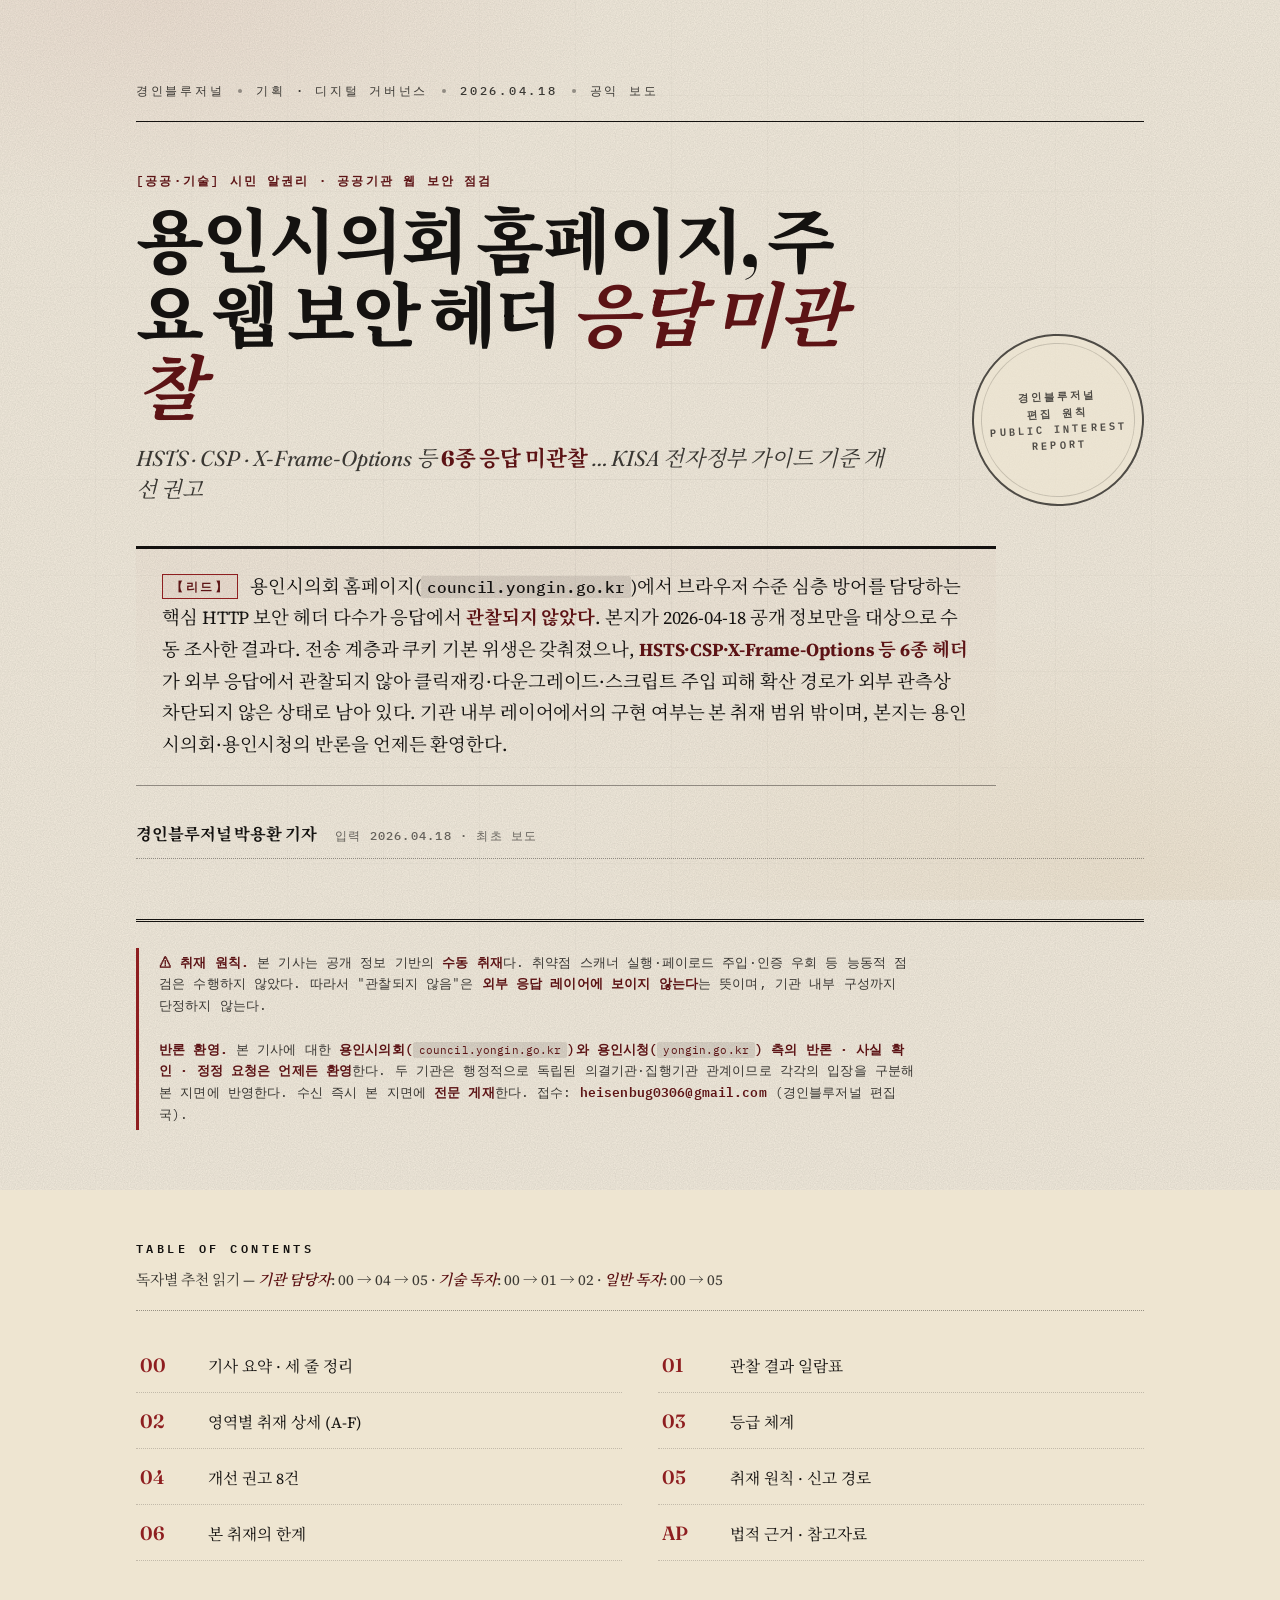
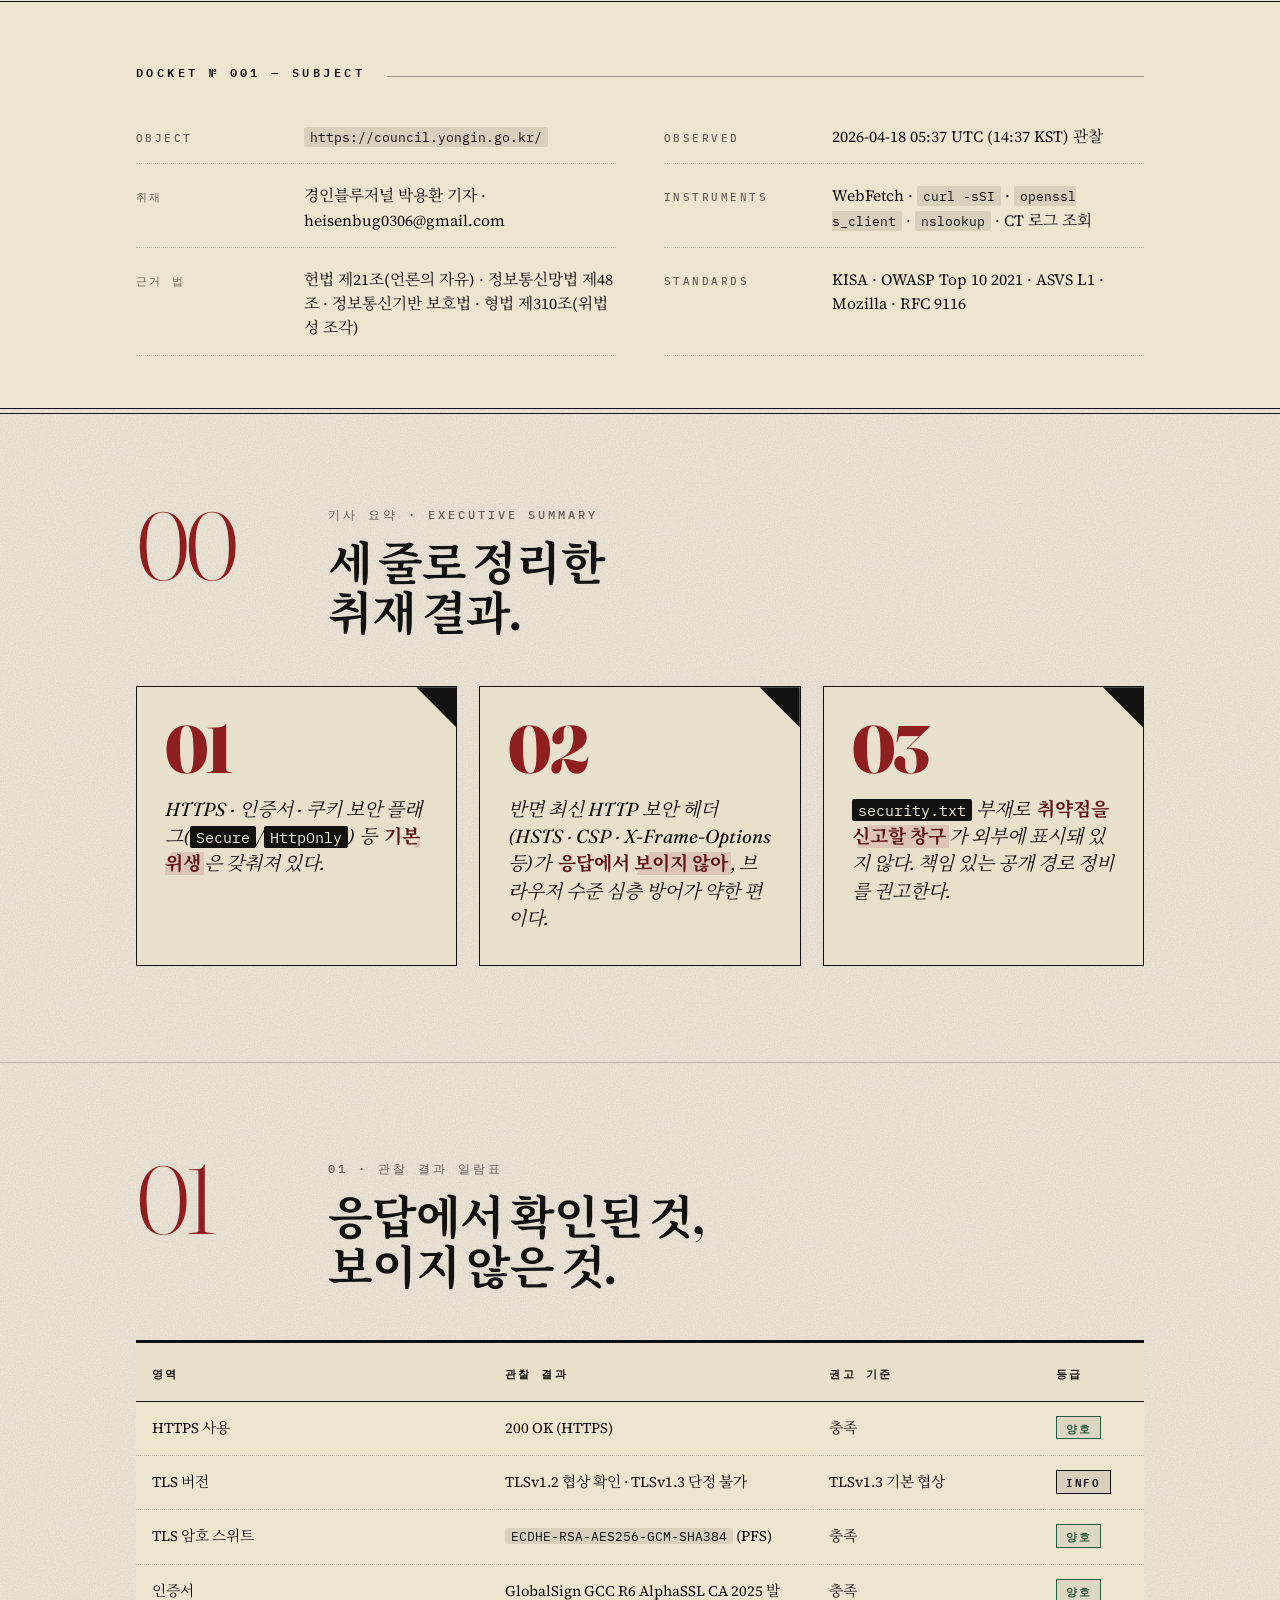
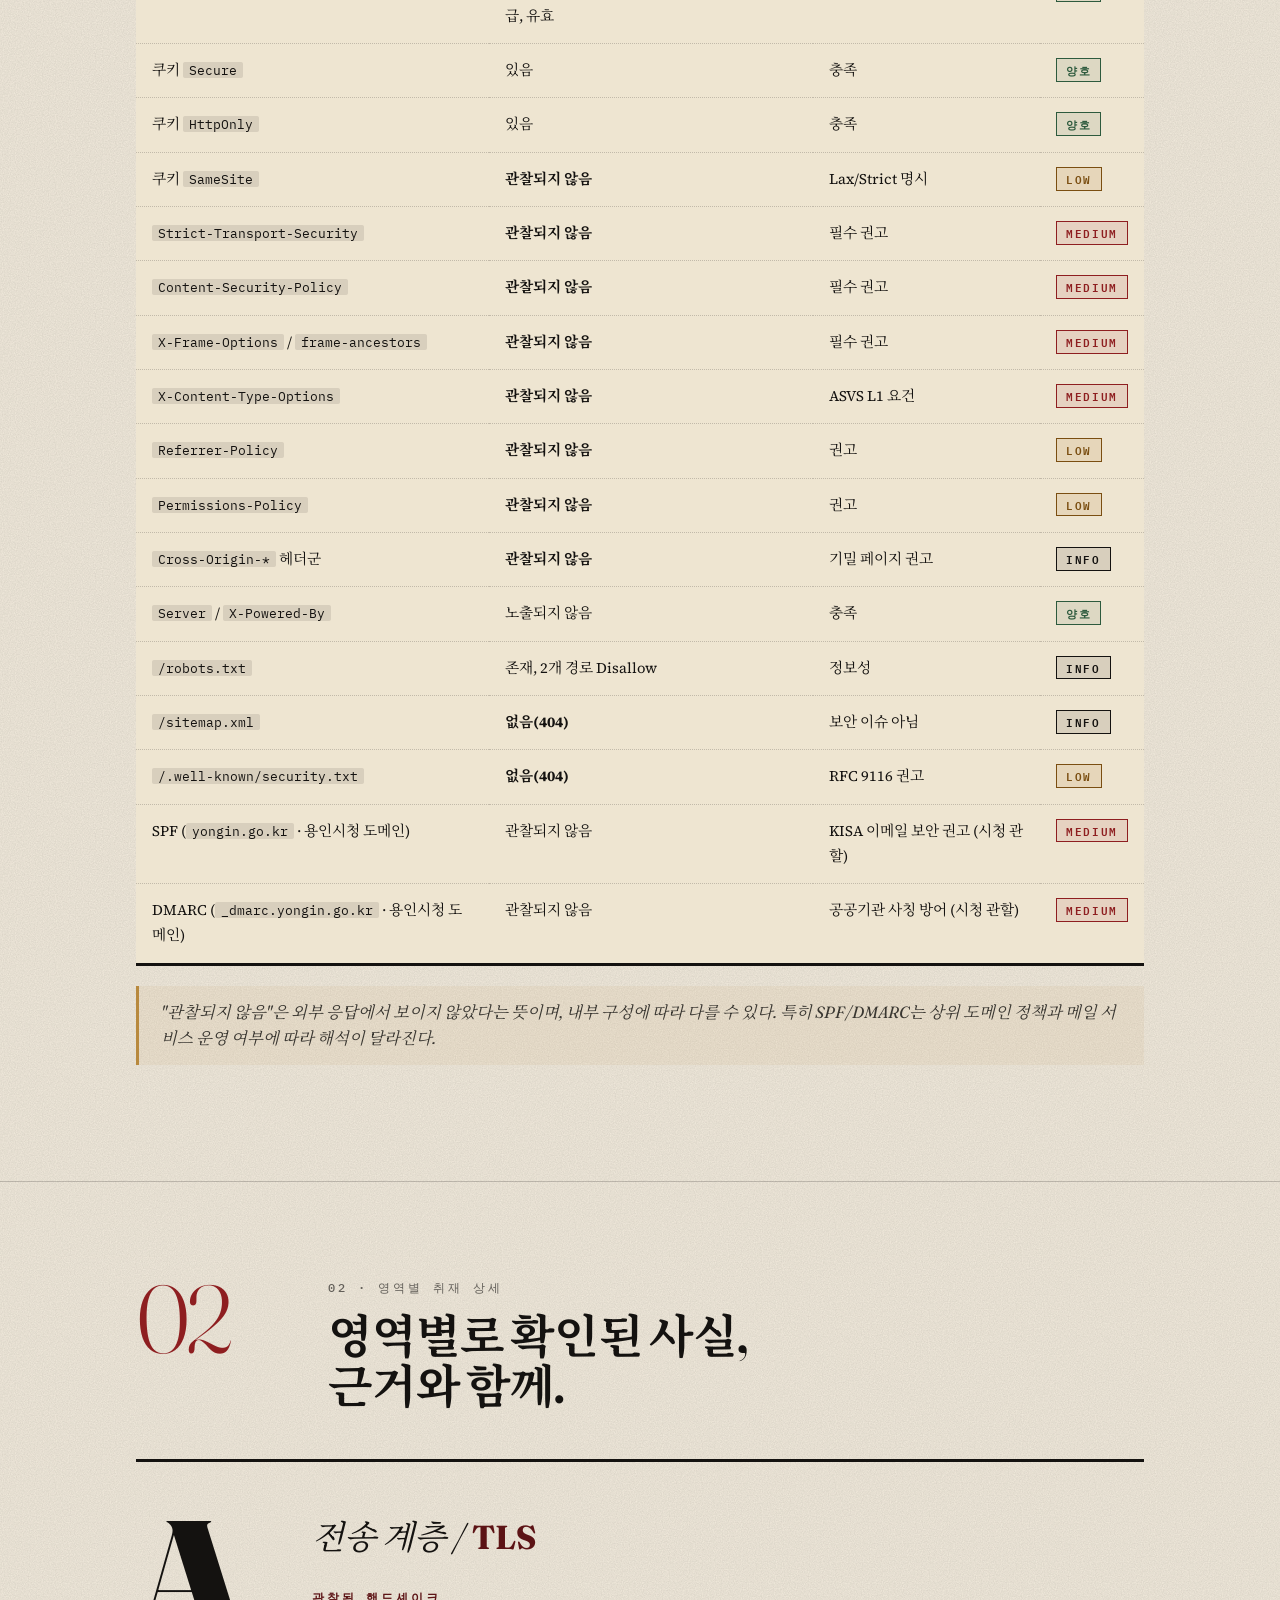
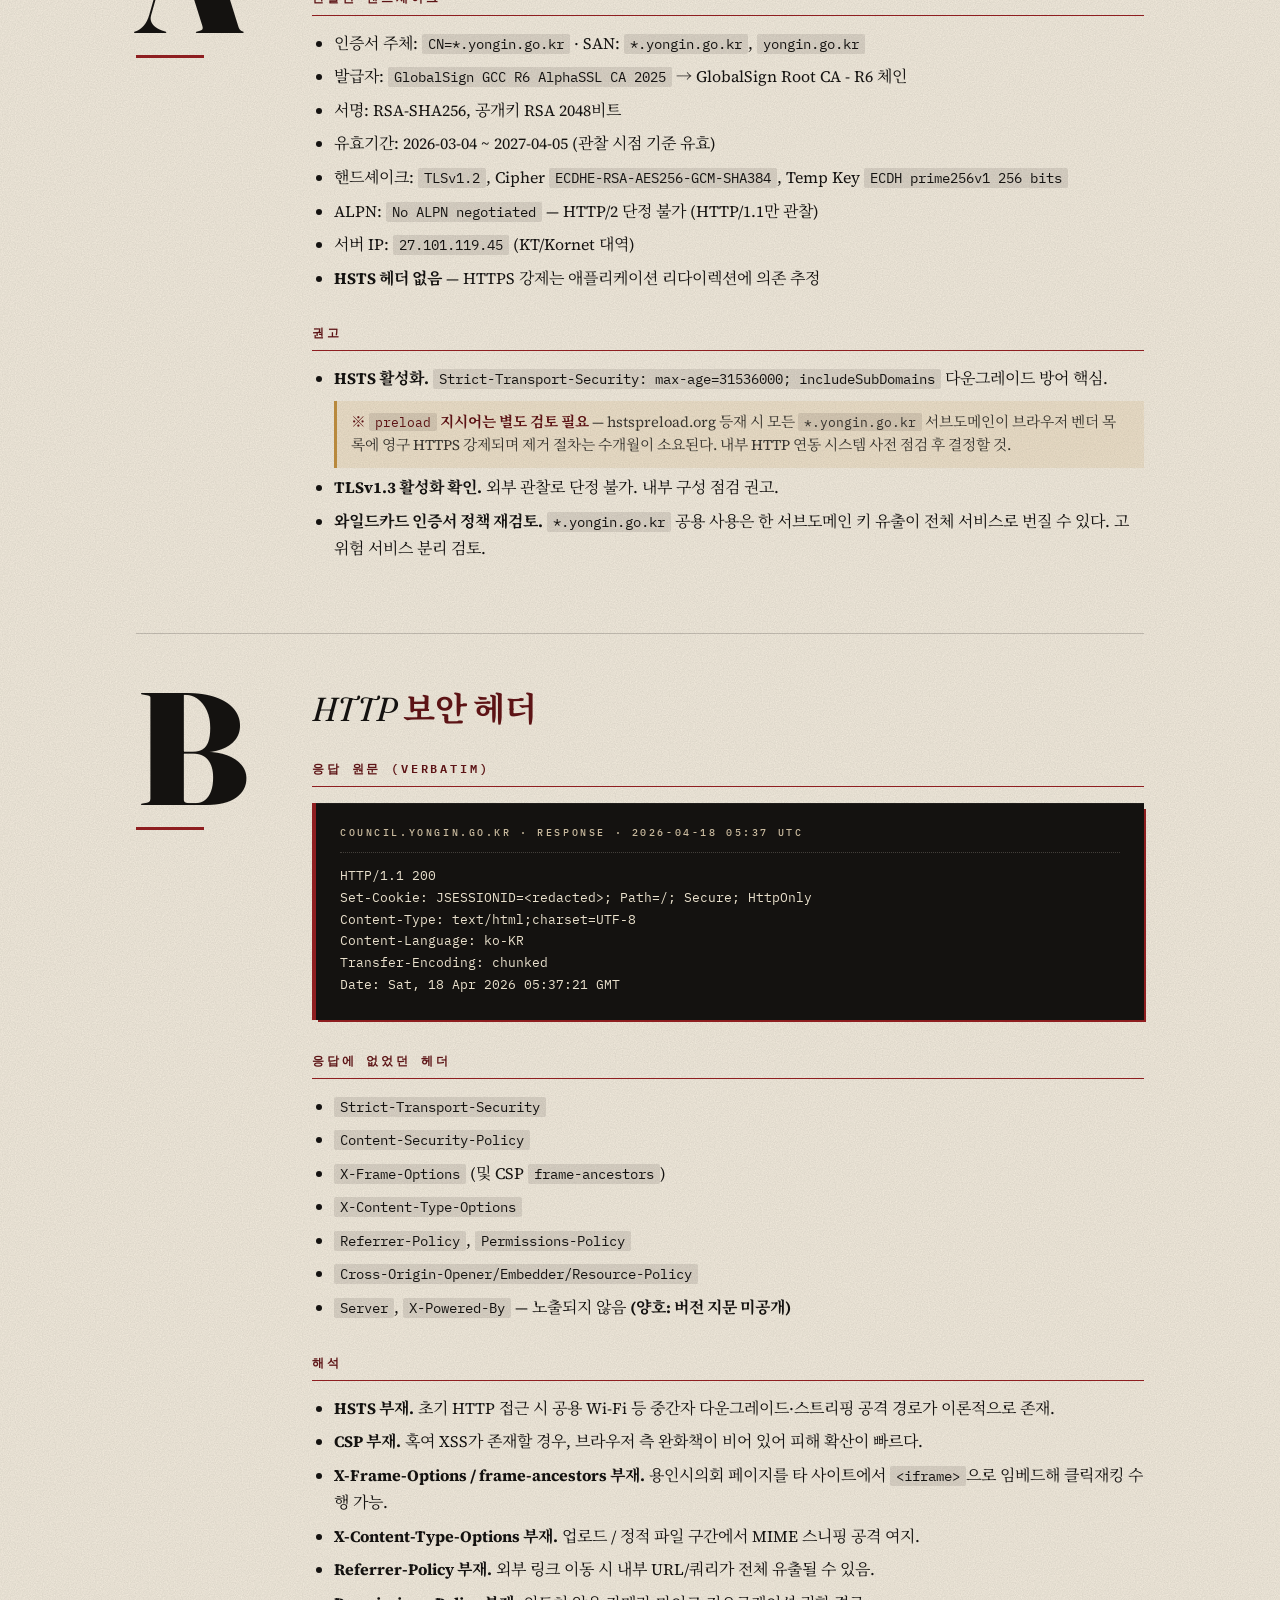
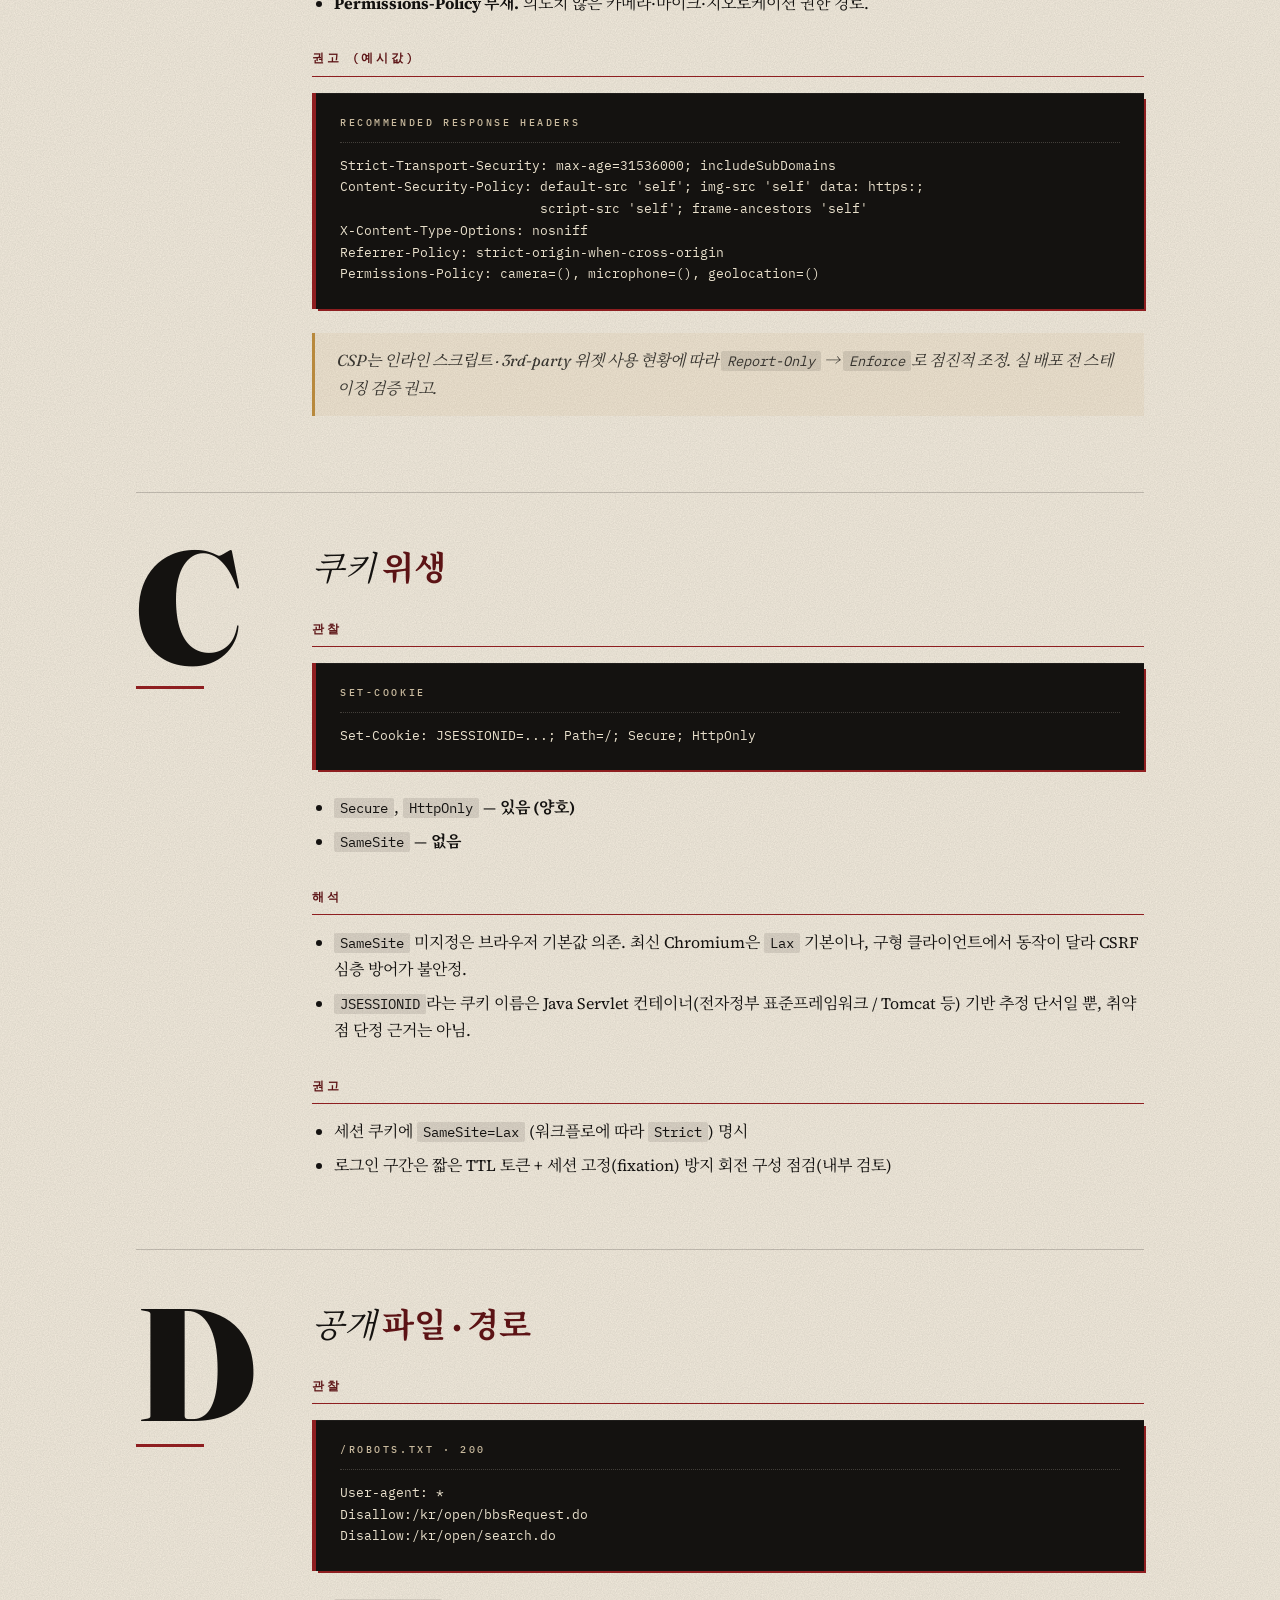
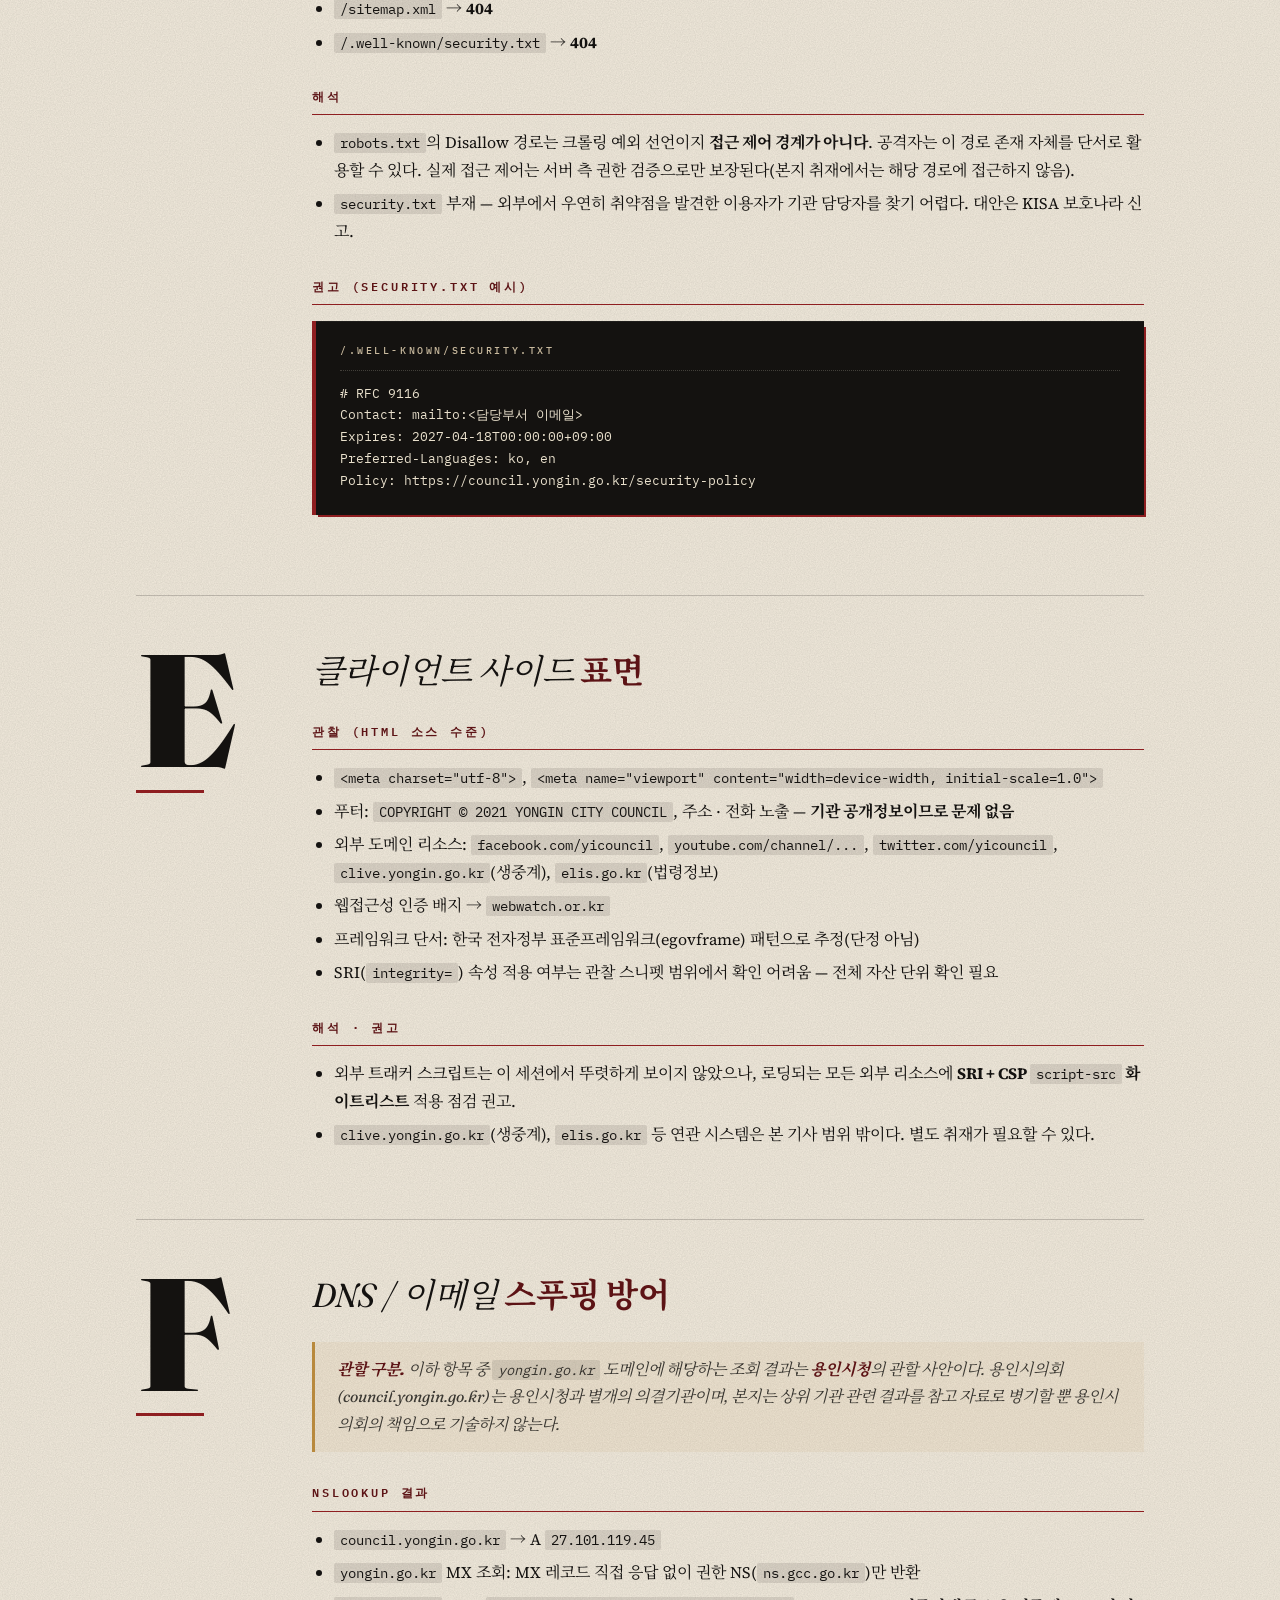
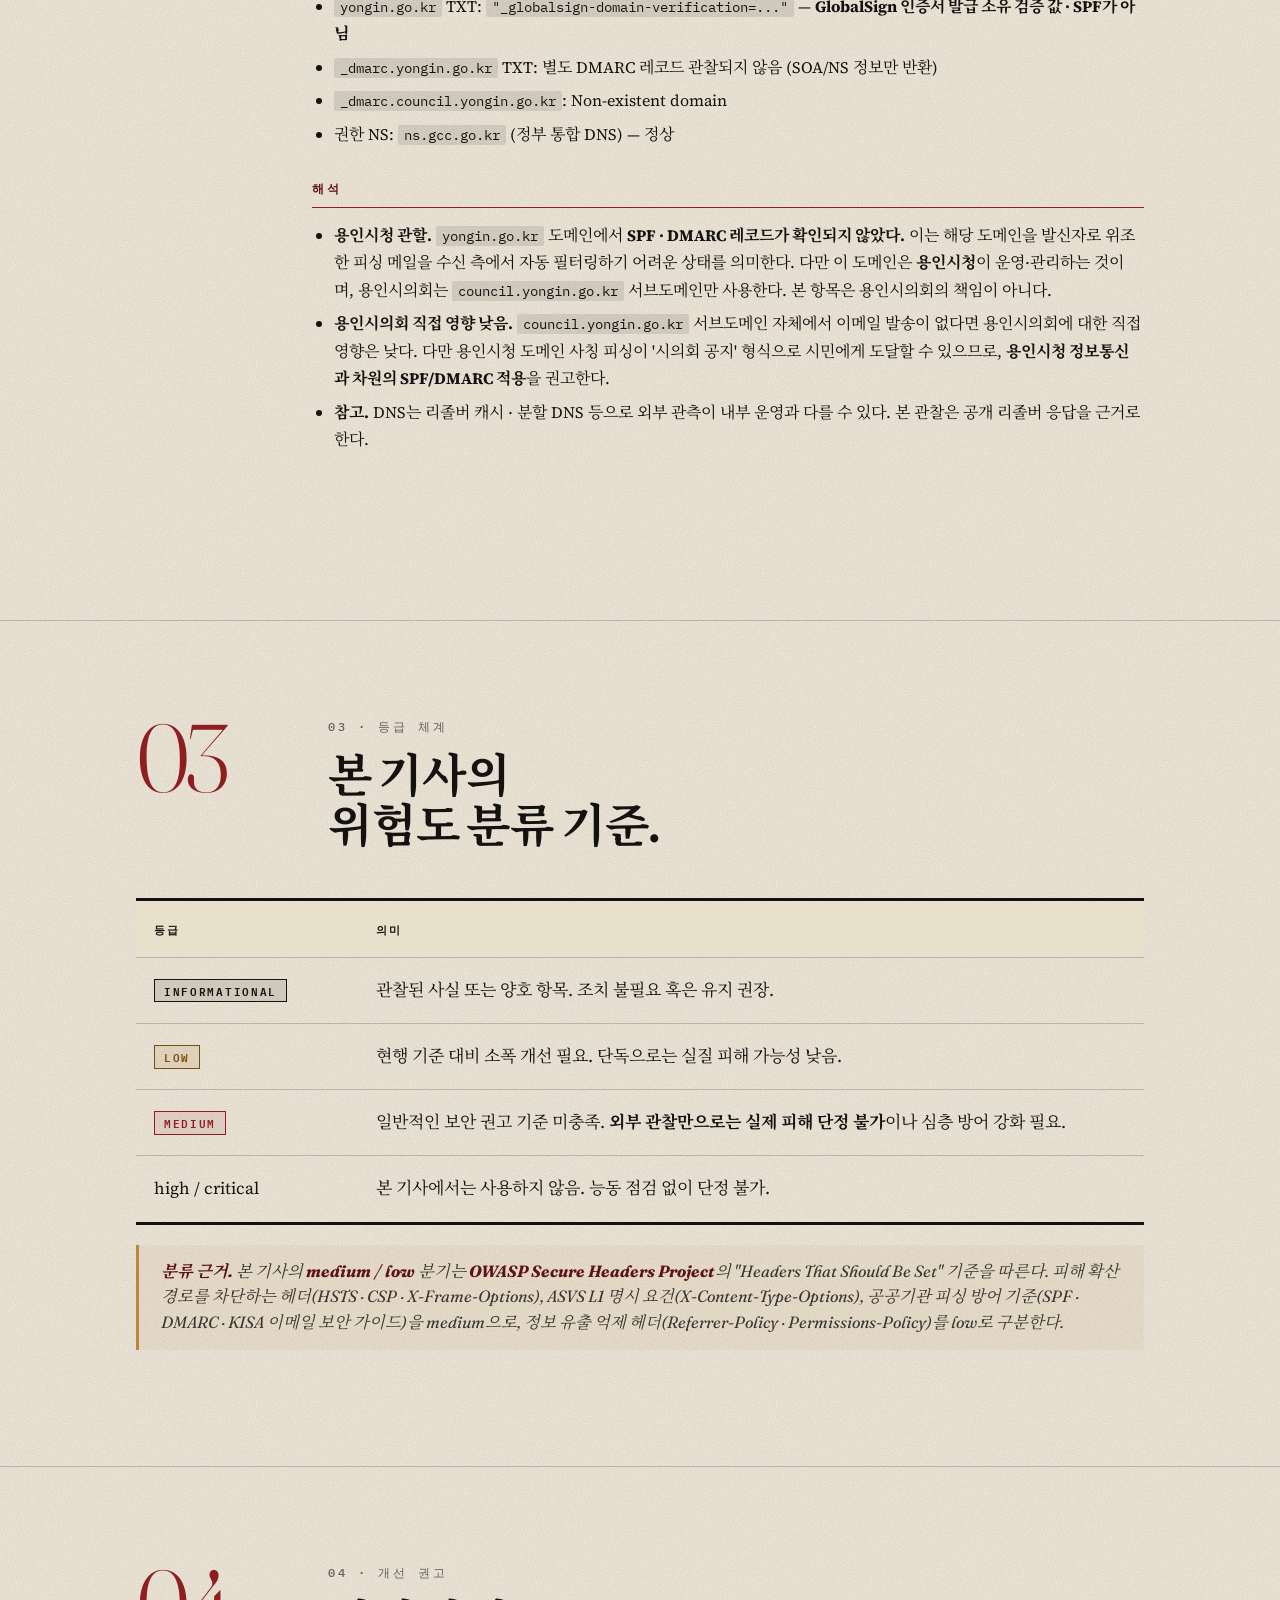
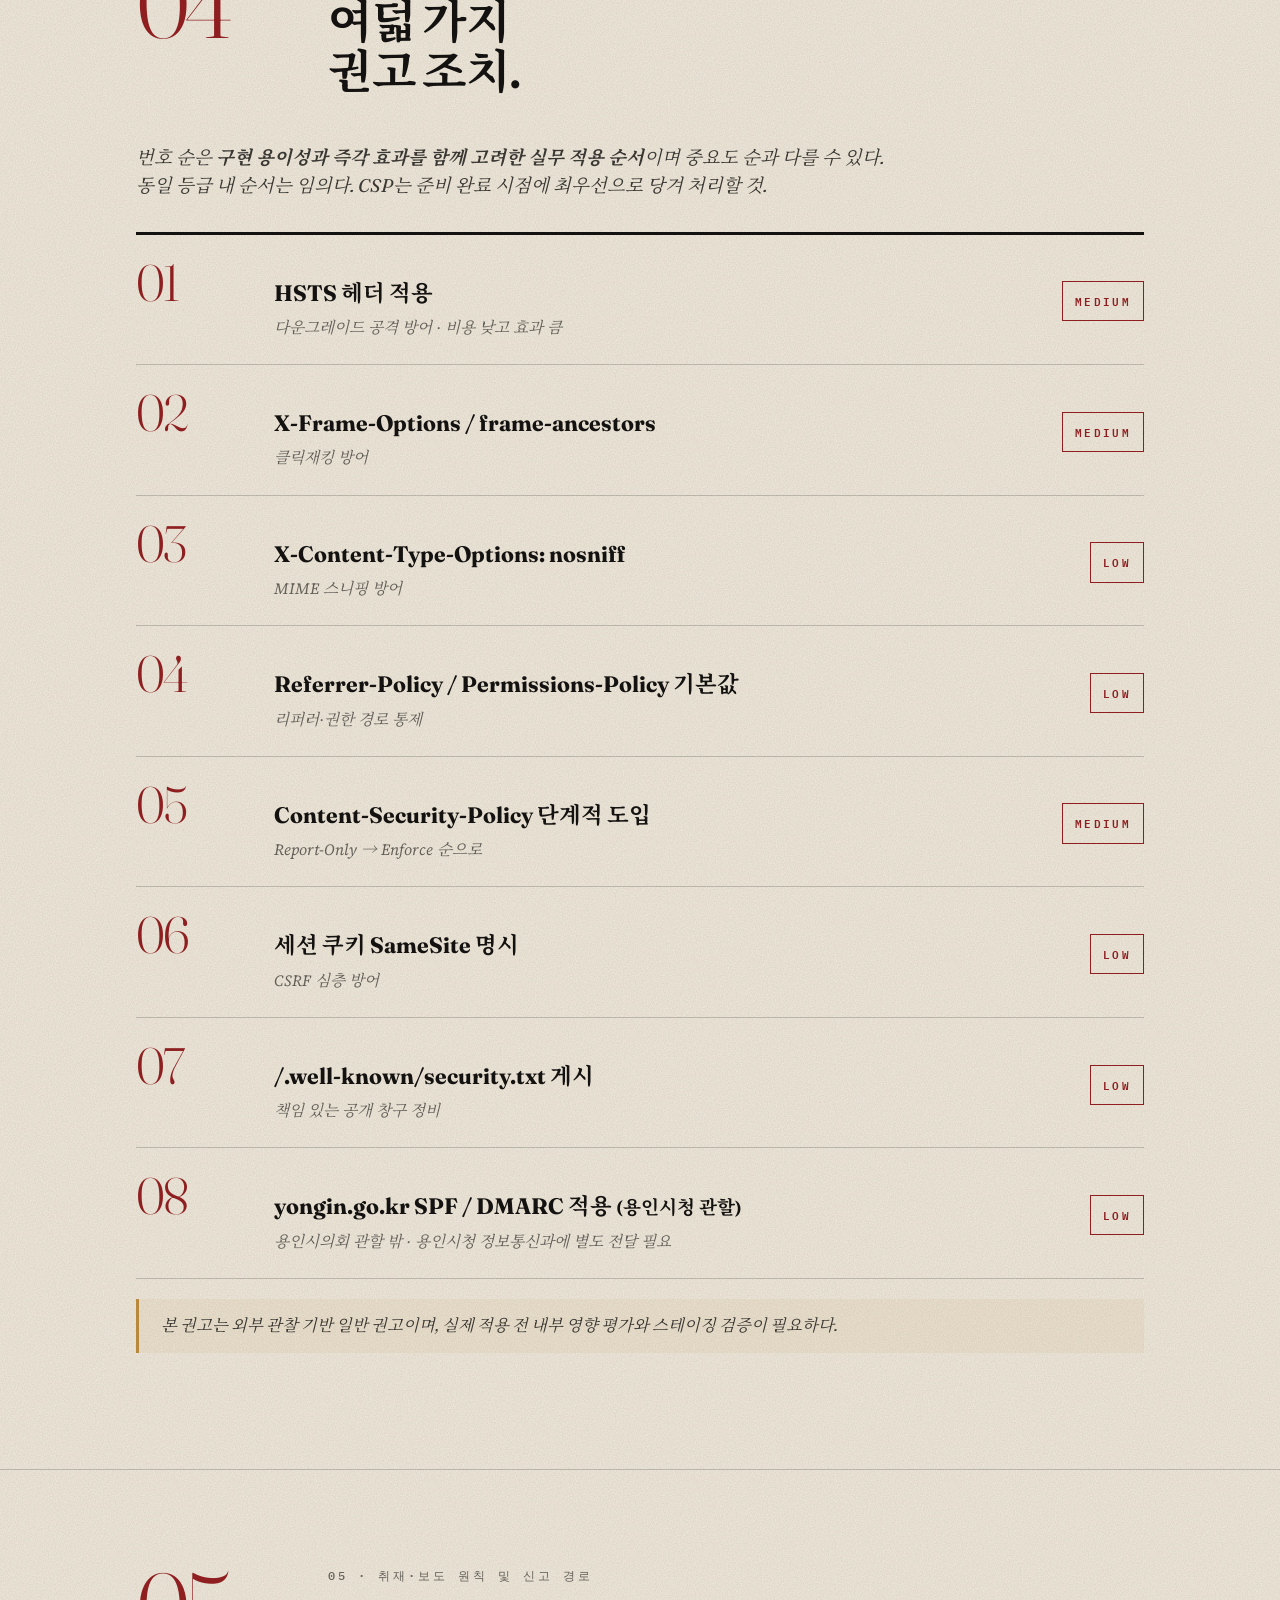
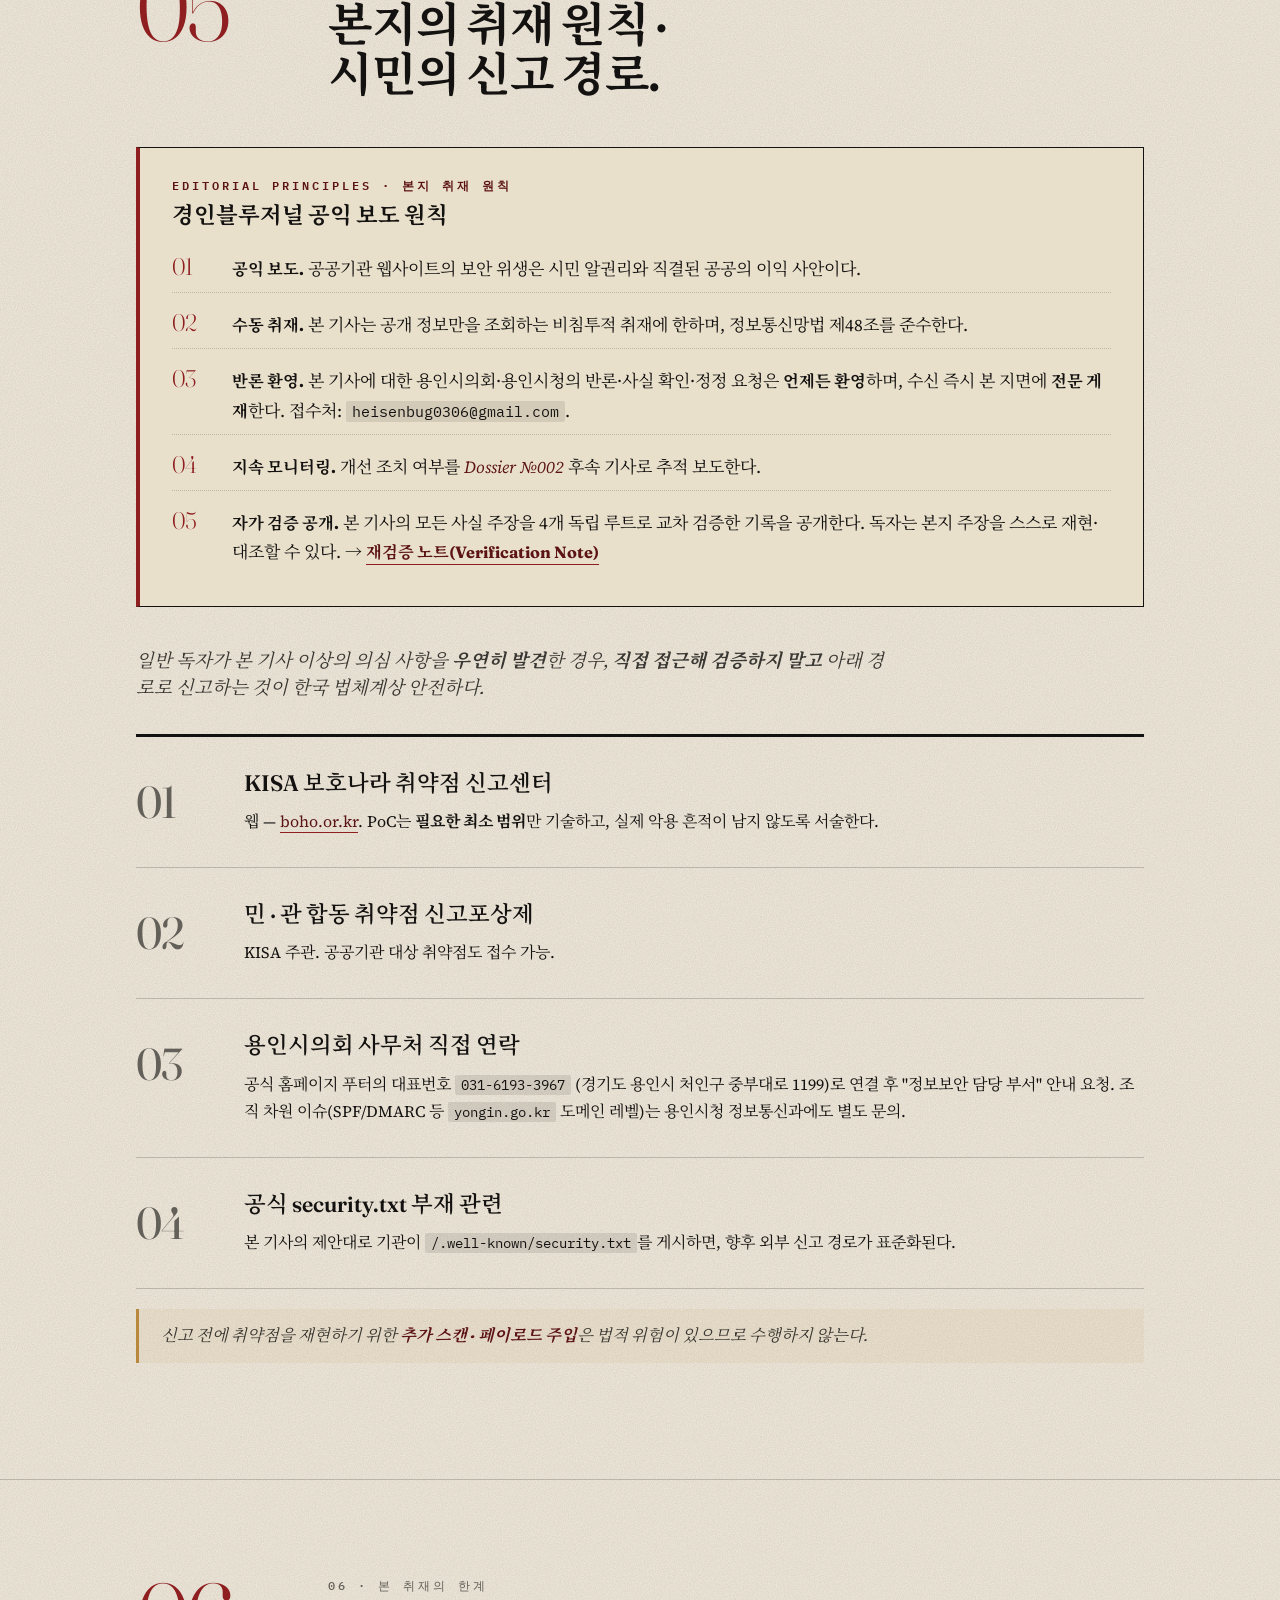
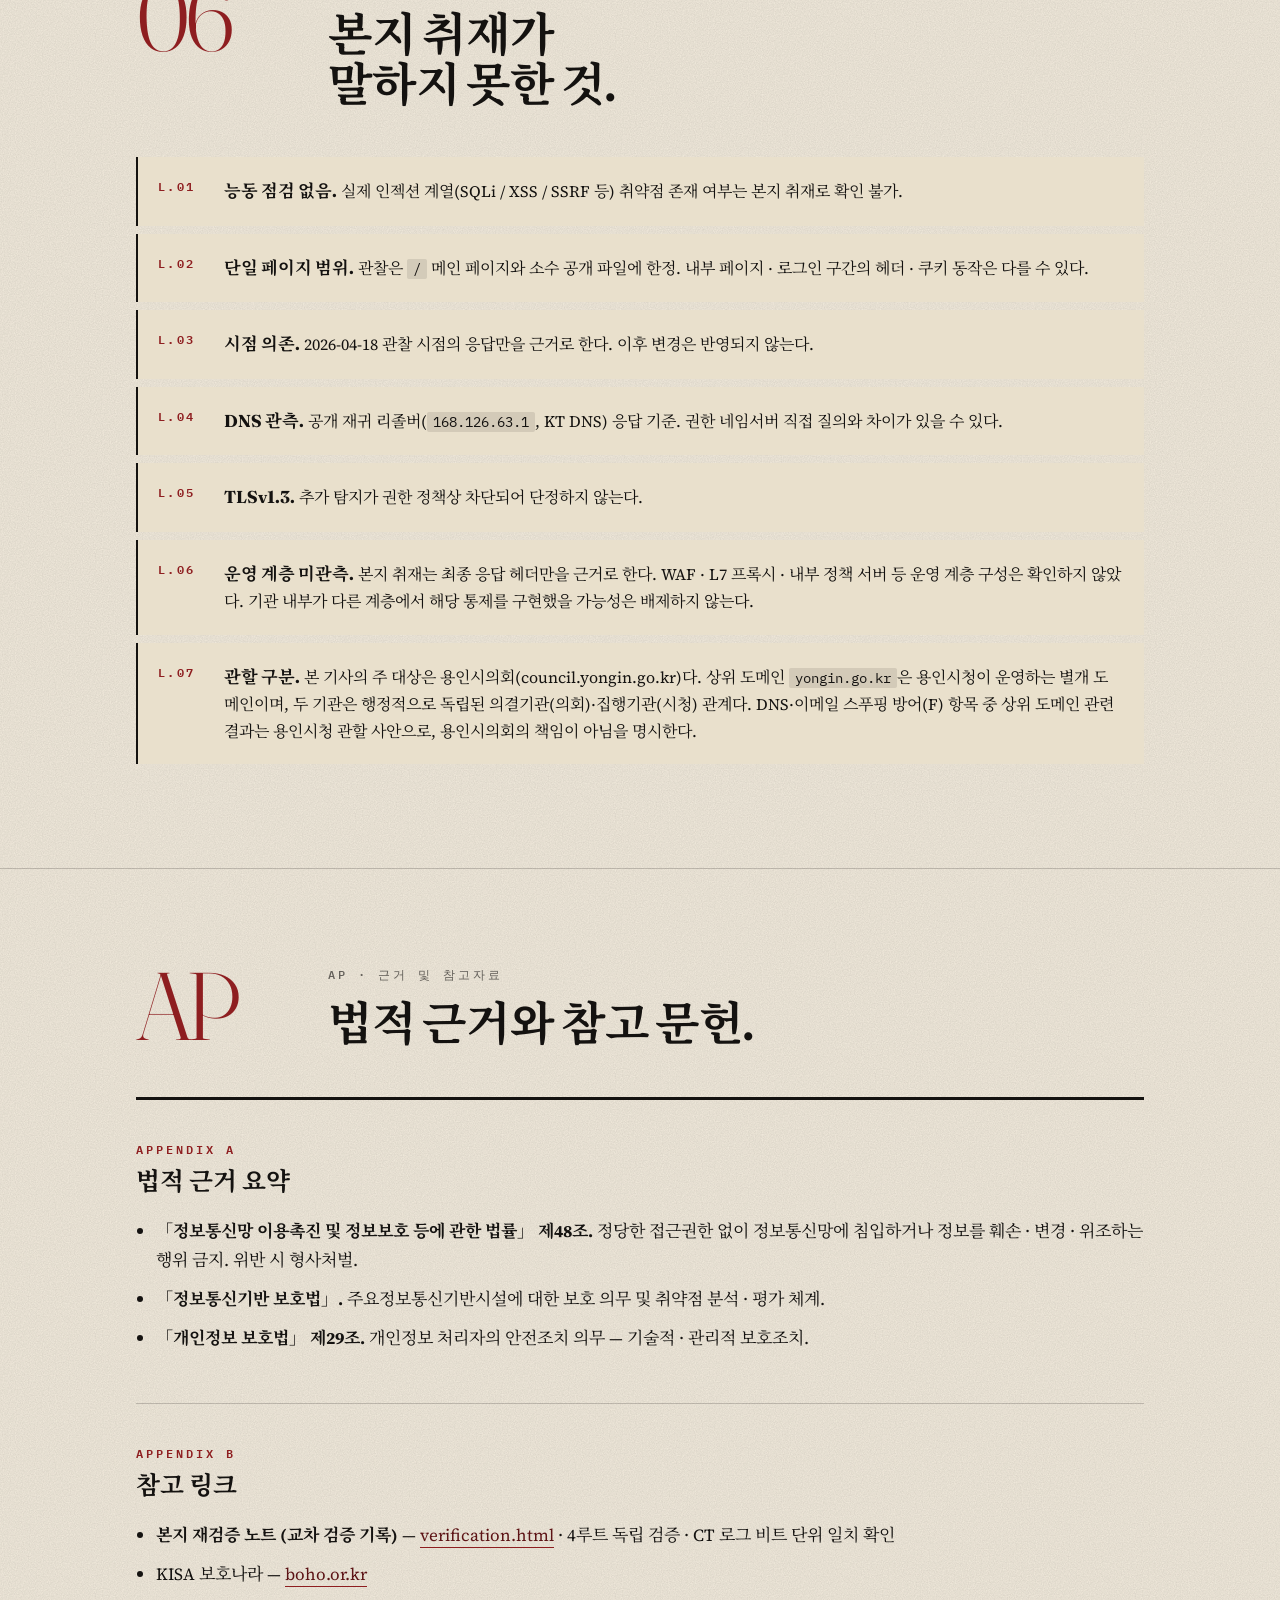
<file: index.html>
<!DOCTYPE html>
<html lang="ko">
<head>
<meta charset="UTF-8">
<meta name="viewport" content="width=device-width, initial-scale=1">
<title>용인시의회 홈페이지, 주요 웹 보안 헤더 응답 미관찰 — 경인블루저널</title>
<meta name="description" content="경인블루저널 기획 취재. 용인시의회(council.yongin.go.kr) HTTP 보안 헤더 6종 응답 미관찰. 2026-04-18 공개 정보 기반 조사.">
<meta name="author" content="경인블루저널 박용환 기자">
<link rel="canonical" href="https://yongin-council-security-dossier.vercel.app/">

<!-- Open Graph / Twitter Card · SNS 공유 미리보기 -->
<meta property="og:type" content="article">
<meta property="og:site_name" content="경인블루저널">
<meta property="og:title" content="용인시의회 홈페이지, 주요 웹 보안 헤더 응답 미관찰">
<meta property="og:description" content="HSTS · CSP · X-Frame-Options 등 6종 응답 미관찰. 경인블루저널 공익 보도 기획 취재.">
<meta property="og:url" content="https://yongin-council-security-dossier.vercel.app/">
<meta property="og:locale" content="ko_KR">
<meta property="og:image" content="https://yongin-council-security-dossier.vercel.app/image.png">
<meta property="og:image:width" content="2816">
<meta property="og:image:height" content="1536">
<meta property="og:image:alt" content="경인블루저널 Dossier №001 — 용인시의회 홈페이지 주요 웹 보안 헤더 응답 미관찰">
<meta property="og:image:type" content="image/png">
<meta property="article:published_time" content="2026-04-18T14:00:00+09:00">
<meta property="article:author" content="박용환">
<meta property="article:section" content="기획 · 디지털 거버넌스">
<meta property="article:tag" content="공공기관 웹 보안">
<meta property="article:tag" content="HSTS">
<meta property="article:tag" content="CSP">
<meta property="article:tag" content="용인시의회">
<meta name="twitter:card" content="summary_large_image">
<meta name="twitter:title" content="용인시의회 홈페이지, 주요 웹 보안 헤더 응답 미관찰">
<meta name="twitter:description" content="HSTS · CSP · X-Frame-Options 등 6종 응답 미관찰. 경인블루저널 기획 취재.">
<meta name="twitter:image" content="https://yongin-council-security-dossier.vercel.app/image.png">
<meta name="twitter:image:alt" content="경인블루저널 Dossier №001 — 용인시의회 홈페이지 주요 웹 보안 헤더 응답 미관찰">

<link rel="stylesheet" href="fonts/fonts.css">
<link rel="stylesheet" href="styles.css">
</head>
<body>
<div class="scroll-progress" id="progress" aria-hidden="true"></div>

<!-- MASTHEAD · 기사 Hero -->
<header class="masthead">
  <div class="wrap masthead__inner stagger">
    <div class="masthead__eyebrow">
      <span>경인블루저널</span>
      <span class="dot" aria-hidden="true"></span>
      <span>기획 · 디지털 거버넌스</span>
      <span class="dot" aria-hidden="true"></span>
      <span>2026.04.18</span>
      <span class="dot" aria-hidden="true"></span>
      <span>공익 보도</span>
    </div>

    <div class="masthead__display">
      <div class="masthead__headline">
        <p class="masthead__kicker">[공공·기술] 시민 알권리 · 공공기관 웹 보안 점검</p>
        <h1 class="masthead__title-main">용인시의회 홈페이지, 주요 웹 보안 헤더 <em>응답 미관찰</em></h1>
        <p class="masthead__subtitle">HSTS · CSP · X-Frame-Options 등 <strong>6종 응답 미관찰</strong> … KISA 전자정부 가이드 기준 개선 권고</p>
      </div>
      <div class="masthead__stamp" aria-hidden="true">
        <span>경인블루저널<br>편집 원칙<br>PUBLIC INTEREST<br>REPORT</span>
      </div>
    </div>

    <p class="masthead__lead">
      <strong>【리드】</strong> 용인시의회 홈페이지(<code>council.yongin.go.kr</code>)에서 브라우저 수준 심층 방어를 담당하는 핵심 HTTP 보안 헤더 다수가 응답에서 <strong>관찰되지 않았다</strong>. 본지가 2026-04-18 공개 정보만을 대상으로 수동 조사한 결과다. 전송 계층과 쿠키 기본 위생은 갖춰졌으나, <strong>HSTS·CSP·X-Frame-Options 등 6종 헤더</strong>가 외부 응답에서 관찰되지 않아 클릭재킹·다운그레이드·스크립트 주입 피해 확산 경로가 외부 관측상 차단되지 않은 상태로 남아 있다. 기관 내부 레이어에서의 구현 여부는 본 취재 범위 밖이며, 본지는 용인시의회·용인시청의 반론을 언제든 환영한다.
    </p>

    <div class="masthead__byline">
      <span class="byline__author">경인블루저널 박용환 기자</span>
      <span class="byline__date">입력 2026.04.18 · 최초 보도</span>
    </div>

    <div class="masthead__foot">
      <p class="disclaimer">
        <strong>⚠ 취재 원칙.</strong> 본 기사는 공개 정보 기반의 <strong>수동 취재</strong>다. 취약점 스캐너 실행·페이로드 주입·인증 우회 등 능동적 점검은 수행하지 않았다. 따라서 "관찰되지 않음"은 <strong>외부 응답 레이어에 보이지 않는다</strong>는 뜻이며, 기관 내부 구성까지 단정하지 않는다.<br><br>
        <strong>반론 환영.</strong> 본 기사에 대한 <strong>용인시의회(<code>council.yongin.go.kr</code>)와 용인시청(<code>yongin.go.kr</code>) 측의 반론 · 사실 확인 · 정정 요청은 언제든 환영</strong>한다. 두 기관은 행정적으로 독립된 의결기관·집행기관 관계이므로 각각의 입장을 구분해 본 지면에 반영한다. 수신 즉시 본 지면에 <strong>전문 게재</strong>한다. 접수: <strong>heisenbug0306@gmail.com</strong> (경인블루저널 편집국).
      </p>
    </div>
  </div>
</header>

<!-- TABLE OF CONTENTS -->
<nav class="toc reveal" aria-label="문서 목차">
  <div class="wrap">
    <div class="toc__head">
      <span class="toc__label">Table of Contents</span>
      <p class="toc__sub">독자별 추천 읽기 — <em>기관 담당자</em>: 00 → 04 → 05 · <em>기술 독자</em>: 00 → 01 → 02 · <em>일반 독자</em>: 00 → 05</p>
    </div>
    <ol class="toc__list">
      <li><a href="#summary"><span class="toc__num">00</span><span class="toc__text">기사 요약 · 세 줄 정리</span></a></li>
      <li><a href="#ledger"><span class="toc__num">01</span><span class="toc__text">관찰 결과 일람표</span></a></li>
      <li><a href="#observations"><span class="toc__num">02</span><span class="toc__text">영역별 취재 상세 (A-F)</span></a></li>
      <li><a href="#risk"><span class="toc__num">03</span><span class="toc__text">등급 체계</span></a></li>
      <li><a href="#recs"><span class="toc__num">04</span><span class="toc__text">개선 권고 8건</span></a></li>
      <li><a href="#disclosure"><span class="toc__num">05</span><span class="toc__text">취재 원칙 · 신고 경로</span></a></li>
      <li><a href="#limits"><span class="toc__num">06</span><span class="toc__text">본 취재의 한계</span></a></li>
      <li><a href="#appendix"><span class="toc__num">AP</span><span class="toc__text">법적 근거 · 참고자료</span></a></li>
    </ol>
  </div>
</nav>

<!-- DOCKET -->
<section class="docket reveal">
  <div class="wrap">
    <div class="docket__head">
      <span class="docket__label">Docket № 001 — Subject</span>
      <div class="docket__rule"></div>
    </div>
    <dl class="docket__list">
      <div><dt>Object</dt><dd><code>https://council.yongin.go.kr/</code></dd></div>
      <div><dt>Observed</dt><dd>2026-04-18 05:37 UTC (14:37 KST) 관찰</dd></div>
      <div><dt>취재</dt><dd>경인블루저널 박용환 기자 · heisenbug0306@gmail.com</dd></div>
      <div><dt>Instruments</dt><dd>WebFetch · <code>curl -sSI</code> · <code>openssl s_client</code> · <code>nslookup</code> · CT 로그 조회</dd></div>
      <div><dt>근거 법</dt><dd>헌법 제21조(언론의 자유) · 정보통신망법 제48조 · 정보통신기반 보호법 · 형법 제310조(위법성 조각)</dd></div>
      <div><dt>Standards</dt><dd>KISA · OWASP Top 10 2021 · ASVS L1 · Mozilla · RFC 9116</dd></div>
    </dl>
  </div>
</section>

<!-- 00 EXECUTIVE SUMMARY -->
<section class="section reveal" id="summary">
  <div class="wrap">
    <header class="section__head">
      <div class="section__num">00</div>
      <div>
        <span class="section__label">기사 요약 · Executive Summary</span>
        <h2 class="section__title">세 줄로 정리한<br>취재 결과.</h2>
      </div>
    </header>
    <ol class="summary-grid">
      <li>
        <span class="summary__num">01</span>
        <p>HTTPS · 인증서 · 쿠키 보안 플래그(<code>Secure</code>/<code>HttpOnly</code>) 등 <em>기본 위생</em>은 갖춰져 있다.</p>
      </li>
      <li>
        <span class="summary__num">02</span>
        <p>반면 최신 HTTP 보안 헤더(HSTS · CSP · X-Frame-Options 등)가 <em>응답에서 보이지 않아</em>, 브라우저 수준 심층 방어가 약한 편이다.</p>
      </li>
      <li>
        <span class="summary__num">03</span>
        <p><code>security.txt</code> 부재로 <em>취약점을 신고할 창구</em>가 외부에 표시돼 있지 않다. 책임 있는 공개 경로 정비를 권고한다.</p>
      </li>
    </ol>
  </div>
</section>

<!-- 01 LEDGER -->
<section class="section reveal" id="ledger">
  <div class="wrap">
    <header class="section__head">
      <div class="section__num">01</div>
      <div>
        <span class="section__label">01 · 관찰 결과 일람표</span>
        <h2 class="section__title">응답에서 확인된 것,<br>보이지 않은 것.</h2>
      </div>
    </header>
    <div class="ledger-wrap">
      <table class="ledger">
        <thead>
          <tr><th scope="col">영역</th><th scope="col">관찰 결과</th><th scope="col">권고 기준</th><th scope="col">등급</th></tr>
        </thead>
        <tbody>
          <tr><td>HTTPS 사용</td><td>200 OK (HTTPS)</td><td>충족</td><td><span class="chip chip--ok">양호</span></td></tr>
          <tr><td>TLS 버전</td><td>TLSv1.2 협상 확인 · TLSv1.3 단정 불가</td><td>TLSv1.3 기본 협상</td><td><span class="chip chip--info">info</span></td></tr>
          <tr><td>TLS 암호 스위트</td><td><code>ECDHE-RSA-AES256-GCM-SHA384</code> (PFS)</td><td>충족</td><td><span class="chip chip--ok">양호</span></td></tr>
          <tr><td>인증서</td><td>GlobalSign GCC R6 AlphaSSL CA 2025 발급, 유효</td><td>충족</td><td><span class="chip chip--ok">양호</span></td></tr>
          <tr><td>쿠키 <code>Secure</code></td><td>있음</td><td>충족</td><td><span class="chip chip--ok">양호</span></td></tr>
          <tr><td>쿠키 <code>HttpOnly</code></td><td>있음</td><td>충족</td><td><span class="chip chip--ok">양호</span></td></tr>
          <tr><td>쿠키 <code>SameSite</code></td><td><strong>관찰되지 않음</strong></td><td>Lax/Strict 명시</td><td><span class="chip chip--low">low</span></td></tr>
          <tr><td><code>Strict-Transport-Security</code></td><td><strong>관찰되지 않음</strong></td><td>필수 권고</td><td><span class="chip chip--medium">medium</span></td></tr>
          <tr><td><code>Content-Security-Policy</code></td><td><strong>관찰되지 않음</strong></td><td>필수 권고</td><td><span class="chip chip--medium">medium</span></td></tr>
          <tr><td><code>X-Frame-Options</code> / <code>frame-ancestors</code></td><td><strong>관찰되지 않음</strong></td><td>필수 권고</td><td><span class="chip chip--medium">medium</span></td></tr>
          <tr><td><code>X-Content-Type-Options</code></td><td><strong>관찰되지 않음</strong></td><td>ASVS L1 요건</td><td><span class="chip chip--medium">medium</span></td></tr>
          <tr><td><code>Referrer-Policy</code></td><td><strong>관찰되지 않음</strong></td><td>권고</td><td><span class="chip chip--low">low</span></td></tr>
          <tr><td><code>Permissions-Policy</code></td><td><strong>관찰되지 않음</strong></td><td>권고</td><td><span class="chip chip--low">low</span></td></tr>
          <tr><td><code>Cross-Origin-*</code> 헤더군</td><td><strong>관찰되지 않음</strong></td><td>기밀 페이지 권고</td><td><span class="chip chip--info">info</span></td></tr>
          <tr><td><code>Server</code> / <code>X-Powered-By</code></td><td>노출되지 않음</td><td>충족</td><td><span class="chip chip--ok">양호</span></td></tr>
          <tr><td><code>/robots.txt</code></td><td>존재, 2개 경로 Disallow</td><td>정보성</td><td><span class="chip chip--info">info</span></td></tr>
          <tr><td><code>/sitemap.xml</code></td><td><strong>없음(404)</strong></td><td>보안 이슈 아님</td><td><span class="chip chip--info">info</span></td></tr>
          <tr><td><code>/.well-known/security.txt</code></td><td><strong>없음(404)</strong></td><td>RFC 9116 권고</td><td><span class="chip chip--low">low</span></td></tr>
          <tr><td>SPF (<code>yongin.go.kr</code> · 용인시청 도메인)</td><td>관찰되지 않음</td><td>KISA 이메일 보안 권고 (시청 관할)</td><td><span class="chip chip--medium">medium</span></td></tr>
          <tr><td>DMARC (<code>_dmarc.yongin.go.kr</code> · 용인시청 도메인)</td><td>관찰되지 않음</td><td>공공기관 사칭 방어 (시청 관할)</td><td><span class="chip chip--medium">medium</span></td></tr>
        </tbody>
      </table>
    </div>
    <p class="note">"관찰되지 않음"은 외부 응답에서 보이지 않았다는 뜻이며, 내부 구성에 따라 다를 수 있다. 특히 SPF/DMARC는 상위 도메인 정책과 메일 서비스 운영 여부에 따라 해석이 달라진다.</p>
  </div>
</section>

<!-- 02 OBSERVATIONS -->
<section class="section reveal" id="observations">
  <div class="wrap">
    <header class="section__head">
      <div class="section__num">02</div>
      <div>
        <span class="section__label">02 · 영역별 취재 상세</span>
        <h2 class="section__title">영역별로 확인된 사실,<br>근거와 함께.</h2>
      </div>
    </header>

    <article class="observation">
      <div class="observation__letter" aria-hidden="true">A</div>
      <div class="observation__body">
        <h3>전송 계층 / <em>TLS</em></h3>
        <h4>관찰된 핸드셰이크</h4>
        <ul>
          <li>인증서 주체: <code>CN=*.yongin.go.kr</code> · SAN: <code>*.yongin.go.kr</code>, <code>yongin.go.kr</code></li>
          <li>발급자: <code>GlobalSign GCC R6 AlphaSSL CA 2025</code> → GlobalSign Root CA - R6 체인</li>
          <li>서명: RSA-SHA256, 공개키 RSA 2048비트</li>
          <li>유효기간: 2026-03-04 ~ 2027-04-05 (관찰 시점 기준 유효)</li>
          <li>핸드셰이크: <code>TLSv1.2</code>, Cipher <code>ECDHE-RSA-AES256-GCM-SHA384</code>, Temp Key <code>ECDH prime256v1 256 bits</code></li>
          <li>ALPN: <code>No ALPN negotiated</code> — HTTP/2 단정 불가 (HTTP/1.1만 관찰)</li>
          <li>서버 IP: <code>27.101.119.45</code> (KT/Kornet 대역)</li>
          <li><strong>HSTS 헤더 없음</strong> — HTTPS 강제는 애플리케이션 리다이렉션에 의존 추정</li>
        </ul>
        <h4>권고</h4>
        <ul>
          <li><strong>HSTS 활성화.</strong> <code>Strict-Transport-Security: max-age=31536000; includeSubDomains</code> 다운그레이드 방어 핵심. <span class="caution"><strong>※ <code>preload</code> 지시어는 별도 검토 필요</strong> — hstspreload.org 등재 시 모든 <code>*.yongin.go.kr</code> 서브도메인이 브라우저 벤더 목록에 영구 HTTPS 강제되며 제거 절차는 수개월이 소요된다. 내부 HTTP 연동 시스템 사전 점검 후 결정할 것.</span></li>
          <li><strong>TLSv1.3 활성화 확인.</strong> 외부 관찰로 단정 불가. 내부 구성 점검 권고.</li>
          <li><strong>와일드카드 인증서 정책 재검토.</strong> <code>*.yongin.go.kr</code> 공용 사용은 한 서브도메인 키 유출이 전체 서비스로 번질 수 있다. 고위험 서비스 분리 검토.</li>
        </ul>
      </div>
    </article>

    <article class="observation">
      <div class="observation__letter" aria-hidden="true">B</div>
      <div class="observation__body">
        <h3>HTTP <em>보안 헤더</em></h3>
        <h4>응답 원문 (verbatim)</h4>
        <pre class="evidence" data-label="council.yongin.go.kr · response · 2026-04-18 05:37 UTC">HTTP/1.1 200
Set-Cookie: JSESSIONID=&lt;redacted&gt;; Path=/; Secure; HttpOnly
Content-Type: text/html;charset=UTF-8
Content-Language: ko-KR
Transfer-Encoding: chunked
Date: Sat, 18 Apr 2026 05:37:21 GMT</pre>

        <h4>응답에 없었던 헤더</h4>
        <ul>
          <li><code>Strict-Transport-Security</code></li>
          <li><code>Content-Security-Policy</code></li>
          <li><code>X-Frame-Options</code> (및 CSP <code>frame-ancestors</code>)</li>
          <li><code>X-Content-Type-Options</code></li>
          <li><code>Referrer-Policy</code>, <code>Permissions-Policy</code></li>
          <li><code>Cross-Origin-Opener/Embedder/Resource-Policy</code></li>
          <li><code>Server</code>, <code>X-Powered-By</code> — 노출되지 않음 <strong>(양호: 버전 지문 미공개)</strong></li>
        </ul>

        <h4>해석</h4>
        <ul>
          <li><strong>HSTS 부재.</strong> 초기 HTTP 접근 시 공용 Wi-Fi 등 중간자 다운그레이드·스트리핑 공격 경로가 이론적으로 존재.</li>
          <li><strong>CSP 부재.</strong> 혹여 XSS가 존재할 경우, 브라우저 측 완화책이 비어 있어 피해 확산이 빠르다.</li>
          <li><strong>X-Frame-Options / frame-ancestors 부재.</strong> 용인시의회 페이지를 타 사이트에서 <code>&lt;iframe&gt;</code>으로 임베드해 클릭재킹 수행 가능.</li>
          <li><strong>X-Content-Type-Options 부재.</strong> 업로드 / 정적 파일 구간에서 MIME 스니핑 공격 여지.</li>
          <li><strong>Referrer-Policy 부재.</strong> 외부 링크 이동 시 내부 URL/쿼리가 전체 유출될 수 있음.</li>
          <li><strong>Permissions-Policy 부재.</strong> 의도치 않은 카메라·마이크·지오로케이션 권한 경로.</li>
        </ul>

        <h4>권고 (예시값)</h4>
        <pre class="evidence" data-label="recommended response headers">Strict-Transport-Security: max-age=31536000; includeSubDomains
Content-Security-Policy: default-src 'self'; img-src 'self' data: https:;
                         script-src 'self'; frame-ancestors 'self'
X-Content-Type-Options: nosniff
Referrer-Policy: strict-origin-when-cross-origin
Permissions-Policy: camera=(), microphone=(), geolocation=()</pre>
        <p class="note">CSP는 인라인 스크립트 · 3rd-party 위젯 사용 현황에 따라 <code>Report-Only</code> → <code>Enforce</code>로 점진적 조정. 실 배포 전 스테이징 검증 권고.</p>
      </div>
    </article>

    <article class="observation">
      <div class="observation__letter" aria-hidden="true">C</div>
      <div class="observation__body">
        <h3>쿠키 <em>위생</em></h3>
        <h4>관찰</h4>
        <pre class="evidence" data-label="Set-Cookie">Set-Cookie: JSESSIONID=...; Path=/; Secure; HttpOnly</pre>
        <ul>
          <li><code>Secure</code>, <code>HttpOnly</code> — <strong>있음 (양호)</strong></li>
          <li><code>SameSite</code> — <strong>없음</strong></li>
        </ul>
        <h4>해석</h4>
        <ul>
          <li><code>SameSite</code> 미지정은 브라우저 기본값 의존. 최신 Chromium은 <code>Lax</code> 기본이나, 구형 클라이언트에서 동작이 달라 CSRF 심층 방어가 불안정.</li>
          <li><code>JSESSIONID</code>라는 쿠키 이름은 Java Servlet 컨테이너(전자정부 표준프레임워크 / Tomcat 등) 기반 추정 단서일 뿐, 취약점 단정 근거는 아님.</li>
        </ul>
        <h4>권고</h4>
        <ul>
          <li>세션 쿠키에 <code>SameSite=Lax</code> (워크플로에 따라 <code>Strict</code>) 명시</li>
          <li>로그인 구간은 짧은 TTL 토큰 + 세션 고정(fixation) 방지 회전 구성 점검(내부 검토)</li>
        </ul>
      </div>
    </article>

    <article class="observation">
      <div class="observation__letter" aria-hidden="true">D</div>
      <div class="observation__body">
        <h3>공개 <em>파일 · 경로</em></h3>
        <h4>관찰</h4>
        <pre class="evidence" data-label="/robots.txt · 200">User-agent: *
Disallow:/kr/open/bbsRequest.do
Disallow:/kr/open/search.do</pre>
        <ul>
          <li><code>/sitemap.xml</code> → <strong>404</strong></li>
          <li><code>/.well-known/security.txt</code> → <strong>404</strong></li>
        </ul>
        <h4>해석</h4>
        <ul>
          <li><code>robots.txt</code>의 Disallow 경로는 크롤링 예외 선언이지 <strong>접근 제어 경계가 아니다</strong>. 공격자는 이 경로 존재 자체를 단서로 활용할 수 있다. 실제 접근 제어는 서버 측 권한 검증으로만 보장된다(본지 취재에서는 해당 경로에 접근하지 않음).</li>
          <li><code>security.txt</code> 부재 — 외부에서 우연히 취약점을 발견한 이용자가 기관 담당자를 찾기 어렵다. 대안은 KISA 보호나라 신고.</li>
        </ul>
        <h4>권고 (security.txt 예시)</h4>
        <pre class="evidence" data-label="/.well-known/security.txt"># RFC 9116
Contact: mailto:&lt;담당부서 이메일&gt;
Expires: 2027-04-18T00:00:00+09:00
Preferred-Languages: ko, en
Policy: https://council.yongin.go.kr/security-policy</pre>
      </div>
    </article>

    <article class="observation">
      <div class="observation__letter" aria-hidden="true">E</div>
      <div class="observation__body">
        <h3>클라이언트 사이드 <em>표면</em></h3>
        <h4>관찰 (HTML 소스 수준)</h4>
        <ul>
          <li><code>&lt;meta charset="utf-8"&gt;</code>, <code>&lt;meta name="viewport" content="width=device-width, initial-scale=1.0"&gt;</code></li>
          <li>푸터: <code>COPYRIGHT © 2021 YONGIN CITY COUNCIL</code>, 주소 · 전화 노출 — <strong>기관 공개정보이므로 문제 없음</strong></li>
          <li>외부 도메인 리소스: <code>facebook.com/yicouncil</code>, <code>youtube.com/channel/...</code>, <code>twitter.com/yicouncil</code>, <code>clive.yongin.go.kr</code>(생중계), <code>elis.go.kr</code>(법령정보)</li>
          <li>웹접근성 인증 배지 → <code>webwatch.or.kr</code></li>
          <li>프레임워크 단서: 한국 전자정부 표준프레임워크(egovframe) 패턴으로 추정(단정 아님)</li>
          <li>SRI(<code>integrity=</code>) 속성 적용 여부는 관찰 스니펫 범위에서 확인 어려움 — 전체 자산 단위 확인 필요</li>
        </ul>
        <h4>해석 · 권고</h4>
        <ul>
          <li>외부 트래커 스크립트는 이 세션에서 뚜렷하게 보이지 않았으나, 로딩되는 모든 외부 리소스에 <strong>SRI + CSP <code>script-src</code> 화이트리스트</strong> 적용 점검 권고.</li>
          <li><code>clive.yongin.go.kr</code>(생중계), <code>elis.go.kr</code> 등 연관 시스템은 본 기사 범위 밖이다. 별도 취재가 필요할 수 있다.</li>
        </ul>
      </div>
    </article>

    <article class="observation">
      <div class="observation__letter" aria-hidden="true">F</div>
      <div class="observation__body">
        <h3>DNS / 이메일 <em>스푸핑 방어</em></h3>
        <p class="note"><strong>관할 구분.</strong> 이하 항목 중 <code>yongin.go.kr</code> 도메인에 해당하는 조회 결과는 <strong>용인시청</strong>의 관할 사안이다. 용인시의회(council.yongin.go.kr)는 용인시청과 별개의 의결기관이며, 본지는 상위 기관 관련 결과를 참고 자료로 병기할 뿐 용인시의회의 책임으로 기술하지 않는다.</p>
        <h4>nslookup 결과</h4>
        <ul>
          <li><code>council.yongin.go.kr</code> → A <code>27.101.119.45</code></li>
          <li><code>yongin.go.kr</code> MX 조회: MX 레코드 직접 응답 없이 권한 NS(<code>ns.gcc.go.kr</code>)만 반환</li>
          <li><code>yongin.go.kr</code> TXT: <code>"_globalsign-domain-verification=..."</code> — <strong>GlobalSign 인증서 발급 소유 검증 값 · SPF가 아님</strong></li>
          <li><code>_dmarc.yongin.go.kr</code> TXT: 별도 DMARC 레코드 관찰되지 않음 (SOA/NS 정보만 반환)</li>
          <li><code>_dmarc.council.yongin.go.kr</code>: Non-existent domain</li>
          <li>권한 NS: <code>ns.gcc.go.kr</code> (정부 통합 DNS) — 정상</li>
        </ul>
        <h4>해석</h4>
        <ul>
          <li><strong>용인시청 관할.</strong> <code>yongin.go.kr</code> 도메인에서 <strong>SPF · DMARC 레코드가 확인되지 않았다.</strong> 이는 해당 도메인을 발신자로 위조한 피싱 메일을 수신 측에서 자동 필터링하기 어려운 상태를 의미한다. 다만 이 도메인은 <strong>용인시청</strong>이 운영·관리하는 것이며, 용인시의회는 <code>council.yongin.go.kr</code> 서브도메인만 사용한다. 본 항목은 용인시의회의 책임이 아니다.</li>
          <li><strong>용인시의회 직접 영향 낮음.</strong> <code>council.yongin.go.kr</code> 서브도메인 자체에서 이메일 발송이 없다면 용인시의회에 대한 직접 영향은 낮다. 다만 용인시청 도메인 사칭 피싱이 '시의회 공지' 형식으로 시민에게 도달할 수 있으므로, <strong>용인시청 정보통신과 차원의 SPF/DMARC 적용</strong>을 권고한다.</li>
          <li><strong>참고.</strong> DNS는 리졸버 캐시 · 분할 DNS 등으로 외부 관측이 내부 운영과 다를 수 있다. 본 관찰은 공개 리졸버 응답을 근거로 한다.</li>
        </ul>
      </div>
    </article>
  </div>
</section>

<!-- 03 RISK SCHEME -->
<section class="section reveal" id="risk">
  <div class="wrap">
    <header class="section__head">
      <div class="section__num">03</div>
      <div>
        <span class="section__label">03 · 등급 체계</span>
        <h2 class="section__title">본 기사의<br>위험도 분류 기준.</h2>
      </div>
    </header>
    <table class="risk-scheme">
      <thead>
        <tr><th style="width:22%">등급</th><th>의미</th></tr>
      </thead>
      <tbody>
        <tr><td><span class="chip chip--info">informational</span></td><td>관찰된 사실 또는 양호 항목. 조치 불필요 혹은 유지 권장.</td></tr>
        <tr><td><span class="chip chip--low">low</span></td><td>현행 기준 대비 소폭 개선 필요. 단독으로는 실질 피해 가능성 낮음.</td></tr>
        <tr><td><span class="chip chip--medium">medium</span></td><td>일반적인 보안 권고 기준 미충족. <strong>외부 관찰만으로는 실제 피해 단정 불가</strong>이나 심층 방어 강화 필요.</td></tr>
        <tr><td>high / critical</td><td>본 기사에서는 사용하지 않음. 능동 점검 없이 단정 불가.</td></tr>
      </tbody>
    </table>
    <p class="note"><strong>분류 근거.</strong> 본 기사의 <strong>medium / low</strong> 분기는 <strong>OWASP Secure Headers Project</strong>의 "Headers That Should Be Set" 기준을 따른다. 피해 확산 경로를 차단하는 헤더(HSTS · CSP · X-Frame-Options), ASVS L1 명시 요건(X-Content-Type-Options), 공공기관 피싱 방어 기준(SPF · DMARC · KISA 이메일 보안 가이드)을 <em>medium</em>으로, 정보 유출 억제 헤더(Referrer-Policy · Permissions-Policy)를 <em>low</em>로 구분한다.</p>
  </div>
</section>

<!-- 04 RECOMMENDATIONS -->
<section class="section reveal" id="recs">
  <div class="wrap">
    <header class="section__head">
      <div class="section__num">04</div>
      <div>
        <span class="section__label">04 · 개선 권고</span>
        <h2 class="section__title">여덟 가지<br>권고 조치.</h2>
      </div>
    </header>
    <p class="section__intro">번호 순은 <strong>구현 용이성과 즉각 효과를 함께 고려한 실무 적용 순서</strong>이며 <em>중요도 순과 다를 수 있다</em>. 동일 등급 내 순서는 임의다. CSP는 준비 완료 시점에 최우선으로 당겨 처리할 것.</p>
    <ol class="priority-list">
      <li><span class="priority__num">01</span><div class="priority__body"><strong>HSTS 헤더 적용</strong><em>다운그레이드 공격 방어 · 비용 낮고 효과 큼</em></div><span class="priority__tag">Medium</span></li>
      <li><span class="priority__num">02</span><div class="priority__body"><strong>X-Frame-Options / frame-ancestors</strong><em>클릭재킹 방어</em></div><span class="priority__tag">Medium</span></li>
      <li><span class="priority__num">03</span><div class="priority__body"><strong>X-Content-Type-Options: nosniff</strong><em>MIME 스니핑 방어</em></div><span class="priority__tag">Low</span></li>
      <li><span class="priority__num">04</span><div class="priority__body"><strong>Referrer-Policy / Permissions-Policy 기본값</strong><em>리퍼러·권한 경로 통제</em></div><span class="priority__tag">Low</span></li>
      <li><span class="priority__num">05</span><div class="priority__body"><strong>Content-Security-Policy 단계적 도입</strong><em>Report-Only → Enforce 순으로</em></div><span class="priority__tag">Medium</span></li>
      <li><span class="priority__num">06</span><div class="priority__body"><strong>세션 쿠키 SameSite 명시</strong><em>CSRF 심층 방어</em></div><span class="priority__tag">Low</span></li>
      <li><span class="priority__num">07</span><div class="priority__body"><strong>/.well-known/security.txt 게시</strong><em>책임 있는 공개 창구 정비</em></div><span class="priority__tag">Low</span></li>
      <li><span class="priority__num">08</span><div class="priority__body"><strong>yongin.go.kr SPF / DMARC 적용 <small>(용인시청 관할)</small></strong><em>용인시의회 관할 밖 · 용인시청 정보통신과에 별도 전달 필요</em></div><span class="priority__tag">Low</span></li>
    </ol>
    <p class="note">본 권고는 외부 관찰 기반 일반 권고이며, 실제 적용 전 내부 영향 평가와 스테이징 검증이 필요하다.</p>
  </div>
</section>

<!-- 05 RESPONSIBLE DISCLOSURE -->
<section class="section reveal" id="disclosure">
  <div class="wrap">
    <header class="section__head">
      <div class="section__num">05</div>
      <div>
        <span class="section__label">05 · 취재·보도 원칙 및 신고 경로</span>
        <h2 class="section__title">본지의 취재 원칙 ·<br>시민의 신고 경로.</h2>
      </div>
    </header>
    <aside class="timeline" aria-label="취재·보도 원칙">
      <div class="timeline__label">Editorial Principles · 본지 취재 원칙</div>
      <h3 class="timeline__title">경인블루저널 공익 보도 원칙</h3>
      <ol class="timeline__steps">
        <li><span class="timeline__step">01</span><div><strong>공익 보도.</strong> 공공기관 웹사이트의 보안 위생은 시민 알권리와 직결된 공공의 이익 사안이다.</div></li>
        <li><span class="timeline__step">02</span><div><strong>수동 취재.</strong> 본 기사는 공개 정보만을 조회하는 비침투적 취재에 한하며, 정보통신망법 제48조를 준수한다.</div></li>
        <li><span class="timeline__step">03</span><div><strong>반론 환영.</strong> 본 기사에 대한 용인시의회·용인시청의 반론·사실 확인·정정 요청은 <strong>언제든 환영</strong>하며, 수신 즉시 본 지면에 <strong>전문 게재</strong>한다. 접수처: <code>heisenbug0306@gmail.com</code>.</div></li>
        <li><span class="timeline__step">04</span><div><strong>지속 모니터링.</strong> 개선 조치 여부를 <em>Dossier №002</em> 후속 기사로 추적 보도한다.</div></li>
        <li><span class="timeline__step">05</span><div><strong>자가 검증 공개.</strong> 본 기사의 모든 사실 주장을 4개 독립 루트로 교차 검증한 기록을 공개한다. 독자는 본지 주장을 스스로 재현·대조할 수 있다. → <a href="verification.html"><strong>재검증 노트(Verification Note)</strong></a></div></li>
      </ol>
    </aside>
    <p class="section__intro">일반 독자가 본 기사 이상의 의심 사항을 <strong>우연히 발견</strong>한 경우, <strong>직접 접근해 검증하지 말고</strong> 아래 경로로 신고하는 것이 한국 법체계상 안전하다.</p>
    <ol class="channels">
      <li>
        <h3>KISA 보호나라 취약점 신고센터</h3>
        <p>웹 — <a href="https://www.boho.or.kr" target="_blank" rel="noopener noreferrer">boho.or.kr</a>. PoC는 <strong>필요한 최소 범위</strong>만 기술하고, 실제 악용 흔적이 남지 않도록 서술한다.</p>
      </li>
      <li>
        <h3>민 · 관 합동 취약점 신고포상제</h3>
        <p>KISA 주관. 공공기관 대상 취약점도 접수 가능.</p>
      </li>
      <li>
        <h3>용인시의회 사무처 직접 연락</h3>
        <p>공식 홈페이지 푸터의 대표번호 <code>031-6193-3967</code> (경기도 용인시 처인구 중부대로 1199)로 연결 후 "정보보안 담당 부서" 안내 요청. 조직 차원 이슈(SPF/DMARC 등 <code>yongin.go.kr</code> 도메인 레벨)는 용인시청 정보통신과에도 별도 문의.</p>
      </li>
      <li>
        <h3>공식 security.txt 부재 관련</h3>
        <p>본 기사의 제안대로 기관이 <code>/.well-known/security.txt</code>를 게시하면, 향후 외부 신고 경로가 표준화된다.</p>
      </li>
    </ol>
    <p class="note">신고 전에 취약점을 재현하기 위한 <strong>추가 스캔 · 페이로드 주입</strong>은 법적 위험이 있으므로 수행하지 않는다.</p>
  </div>
</section>

<!-- 06 LIMITATIONS -->
<section class="section reveal" id="limits">
  <div class="wrap">
    <header class="section__head">
      <div class="section__num">06</div>
      <div>
        <span class="section__label">06 · 본 취재의 한계</span>
        <h2 class="section__title">본지 취재가<br>말하지 못한 것.</h2>
      </div>
    </header>
    <ol class="limits">
      <li><strong>능동 점검 없음.</strong> 실제 인젝션 계열(SQLi / XSS / SSRF 등) 취약점 존재 여부는 본지 취재로 확인 불가.</li>
      <li><strong>단일 페이지 범위.</strong> 관찰은 <code>/</code> 메인 페이지와 소수 공개 파일에 한정. 내부 페이지 · 로그인 구간의 헤더 · 쿠키 동작은 다를 수 있다.</li>
      <li><strong>시점 의존.</strong> 2026-04-18 관찰 시점의 응답만을 근거로 한다. 이후 변경은 반영되지 않는다.</li>
      <li><strong>DNS 관측.</strong> 공개 재귀 리졸버(<code>168.126.63.1</code>, KT DNS) 응답 기준. 권한 네임서버 직접 질의와 차이가 있을 수 있다.</li>
      <li><strong>TLSv1.3.</strong> 추가 탐지가 권한 정책상 차단되어 단정하지 않는다.</li>
      <li><strong>운영 계층 미관측.</strong> 본지 취재는 최종 응답 헤더만을 근거로 한다. WAF · L7 프록시 · 내부 정책 서버 등 운영 계층 구성은 확인하지 않았다. 기관 내부가 다른 계층에서 해당 통제를 구현했을 가능성은 배제하지 않는다.</li>
      <li><strong>관할 구분.</strong> 본 기사의 주 대상은 용인시의회(council.yongin.go.kr)다. 상위 도메인 <code>yongin.go.kr</code>은 용인시청이 운영하는 별개 도메인이며, 두 기관은 행정적으로 독립된 의결기관(의회)·집행기관(시청) 관계다. DNS·이메일 스푸핑 방어(F) 항목 중 상위 도메인 관련 결과는 용인시청 관할 사안으로, 용인시의회의 책임이 아님을 명시한다.</li>
    </ol>
  </div>
</section>

<!-- APPENDIX -->
<section class="section reveal" id="appendix">
  <div class="wrap">
    <header class="section__head">
      <div class="section__num">AP</div>
      <div>
        <span class="section__label">AP · 근거 및 참고자료</span>
        <h2 class="section__title">법적 근거와 참고 문헌.</h2>
      </div>
    </header>

    <article class="appendix-block">
      <div class="appendix__label">Appendix A</div>
      <h3>법적 근거 요약</h3>
      <ul>
        <li><strong>「정보통신망 이용촉진 및 정보보호 등에 관한 법률」 제48조.</strong> 정당한 접근권한 없이 정보통신망에 침입하거나 정보를 훼손 · 변경 · 위조하는 행위 금지. 위반 시 형사처벌.</li>
        <li><strong>「정보통신기반 보호법」.</strong> 주요정보통신기반시설에 대한 보호 의무 및 취약점 분석 · 평가 체계.</li>
        <li><strong>「개인정보 보호법」 제29조.</strong> 개인정보 처리자의 안전조치 의무 — 기술적 · 관리적 보호조치.</li>
      </ul>
    </article>

    <article class="appendix-block">
      <div class="appendix__label">Appendix B</div>
      <h3>참고 링크</h3>
      <ul>
        <li><strong>본지 재검증 노트 (교차 검증 기록)</strong> — <a href="verification.html">verification.html</a> · 4루트 독립 검증 · CT 로그 비트 단위 일치 확인</li>
        <li>KISA 보호나라 — <a href="https://www.boho.or.kr" target="_blank" rel="noopener noreferrer">boho.or.kr</a></li>
        <li>OWASP Top 10 (2021) — <a href="https://owasp.org/Top10/" target="_blank" rel="noopener noreferrer">owasp.org/Top10</a></li>
        <li>OWASP Secure Headers Project — <a href="https://owasp.org/www-project-secure-headers/" target="_blank" rel="noopener noreferrer">owasp.org/www-project-secure-headers</a></li>
        <li>Mozilla Web Security Guidelines — <a href="https://infosec.mozilla.org/guidelines/web_security" target="_blank" rel="noopener noreferrer">infosec.mozilla.org/guidelines/web_security</a></li>
        <li>RFC 9116 (security.txt) — <a href="https://www.rfc-editor.org/rfc/rfc9116" target="_blank" rel="noopener noreferrer">rfc-editor.org/rfc/rfc9116</a></li>
        <li>행정안전부 「전자정부 웹사이트 보안 가이드라인」 — 공공기관 웹 보안 위생이 행정 지침 준수 사안임을 뒷받침</li>
        <li>KISA 「공공기관 개인정보 침해 현황 통계」 — 공공기관 웹 보안 취약이 실질 시민 피해로 이어진 사례 집적</li>
      </ul>
    </article>
  </div>
</section>

<!-- COLOPHON -->
<footer class="colophon">
  <div class="wrap">
    <div class="colophon__rule"></div>
    <p class="byline-block"><strong>경인블루저널 박용환 기자</strong></p>
    <p>본 기사는 경인블루저널이 2026-04-18<br>
    공개 정보를 취재해 작성한 공익 보도다.<br>
    기관 반론 · 사실 확인 요청 접수: <strong>heisenbug0306@gmail.com</strong><br>
    후속 기사(<em>Dossier №002</em>)로 조치 경과를 추적 보도한다.</p>
    <div class="colophon__end">— 경인블루저널 · Dossier №001 —</div>
  </div>
</footer>

<script src="script.js"></script>
</body>
</html>
</file>
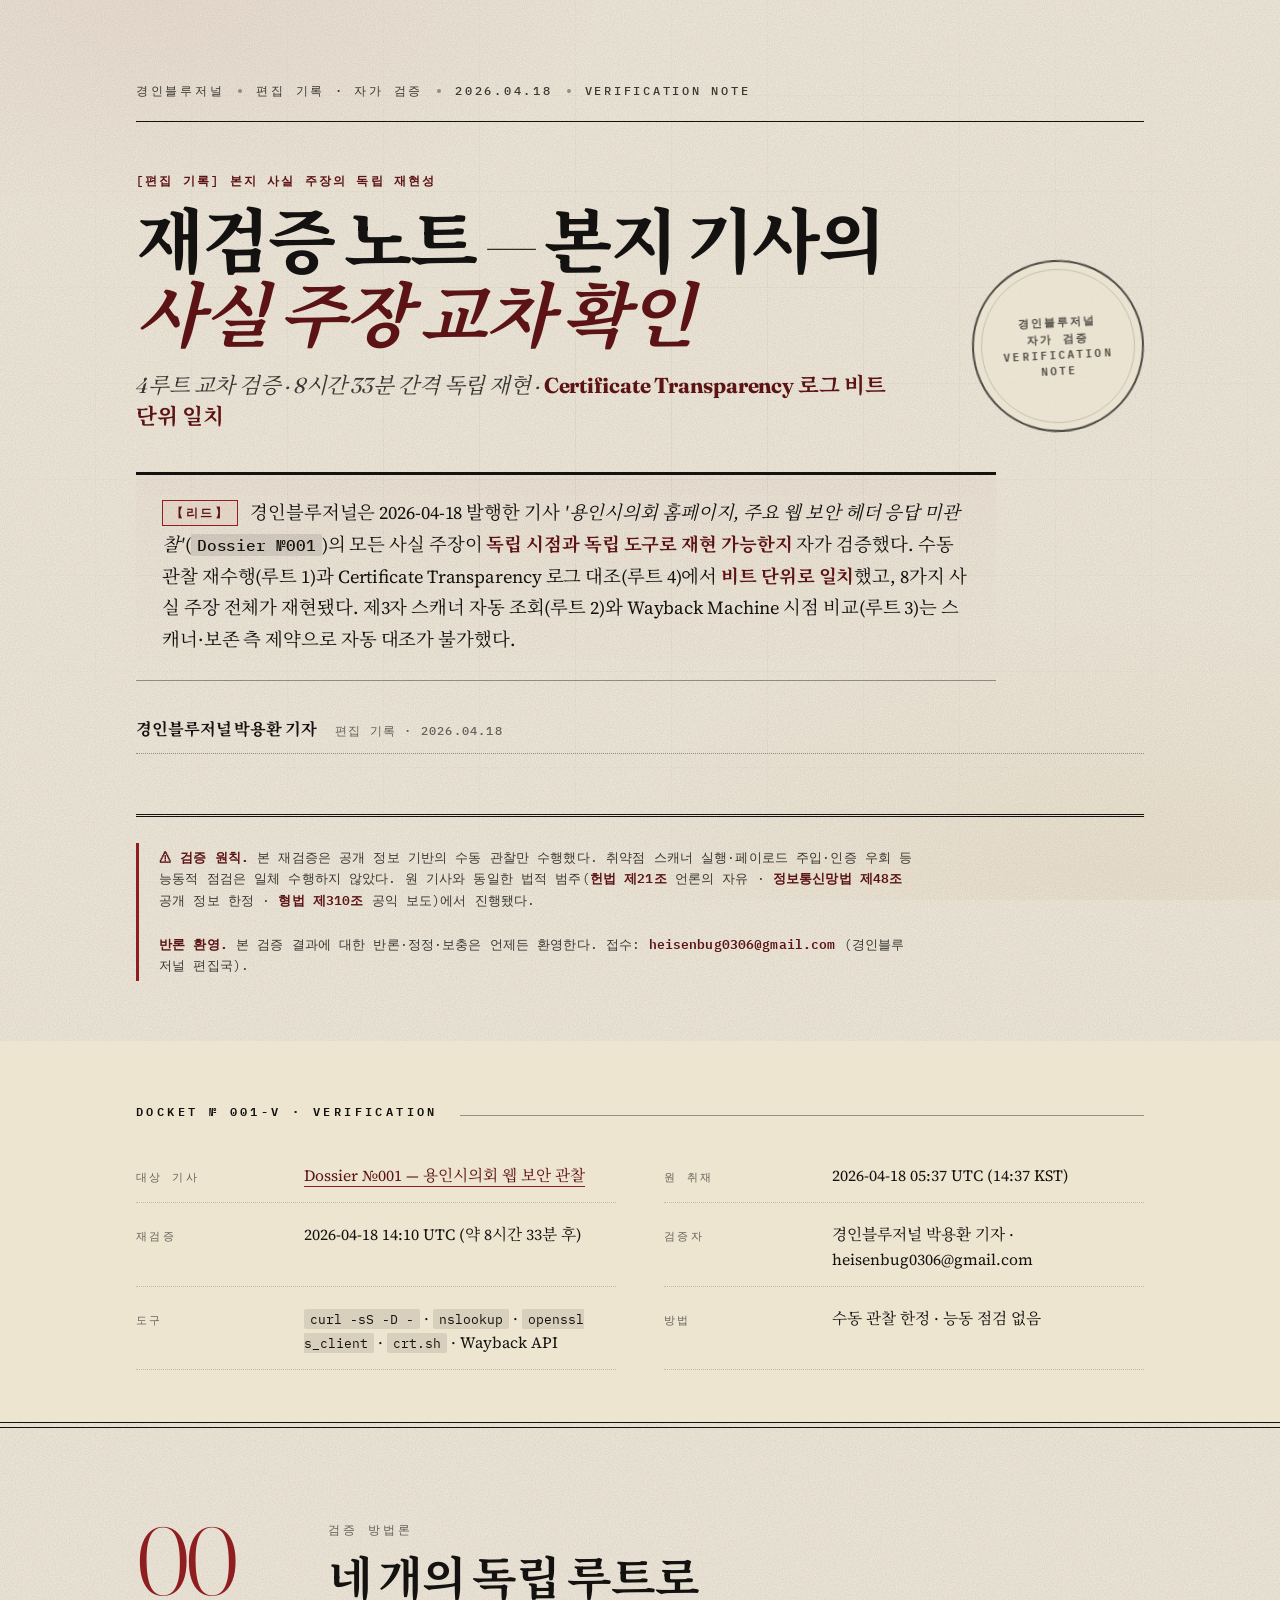
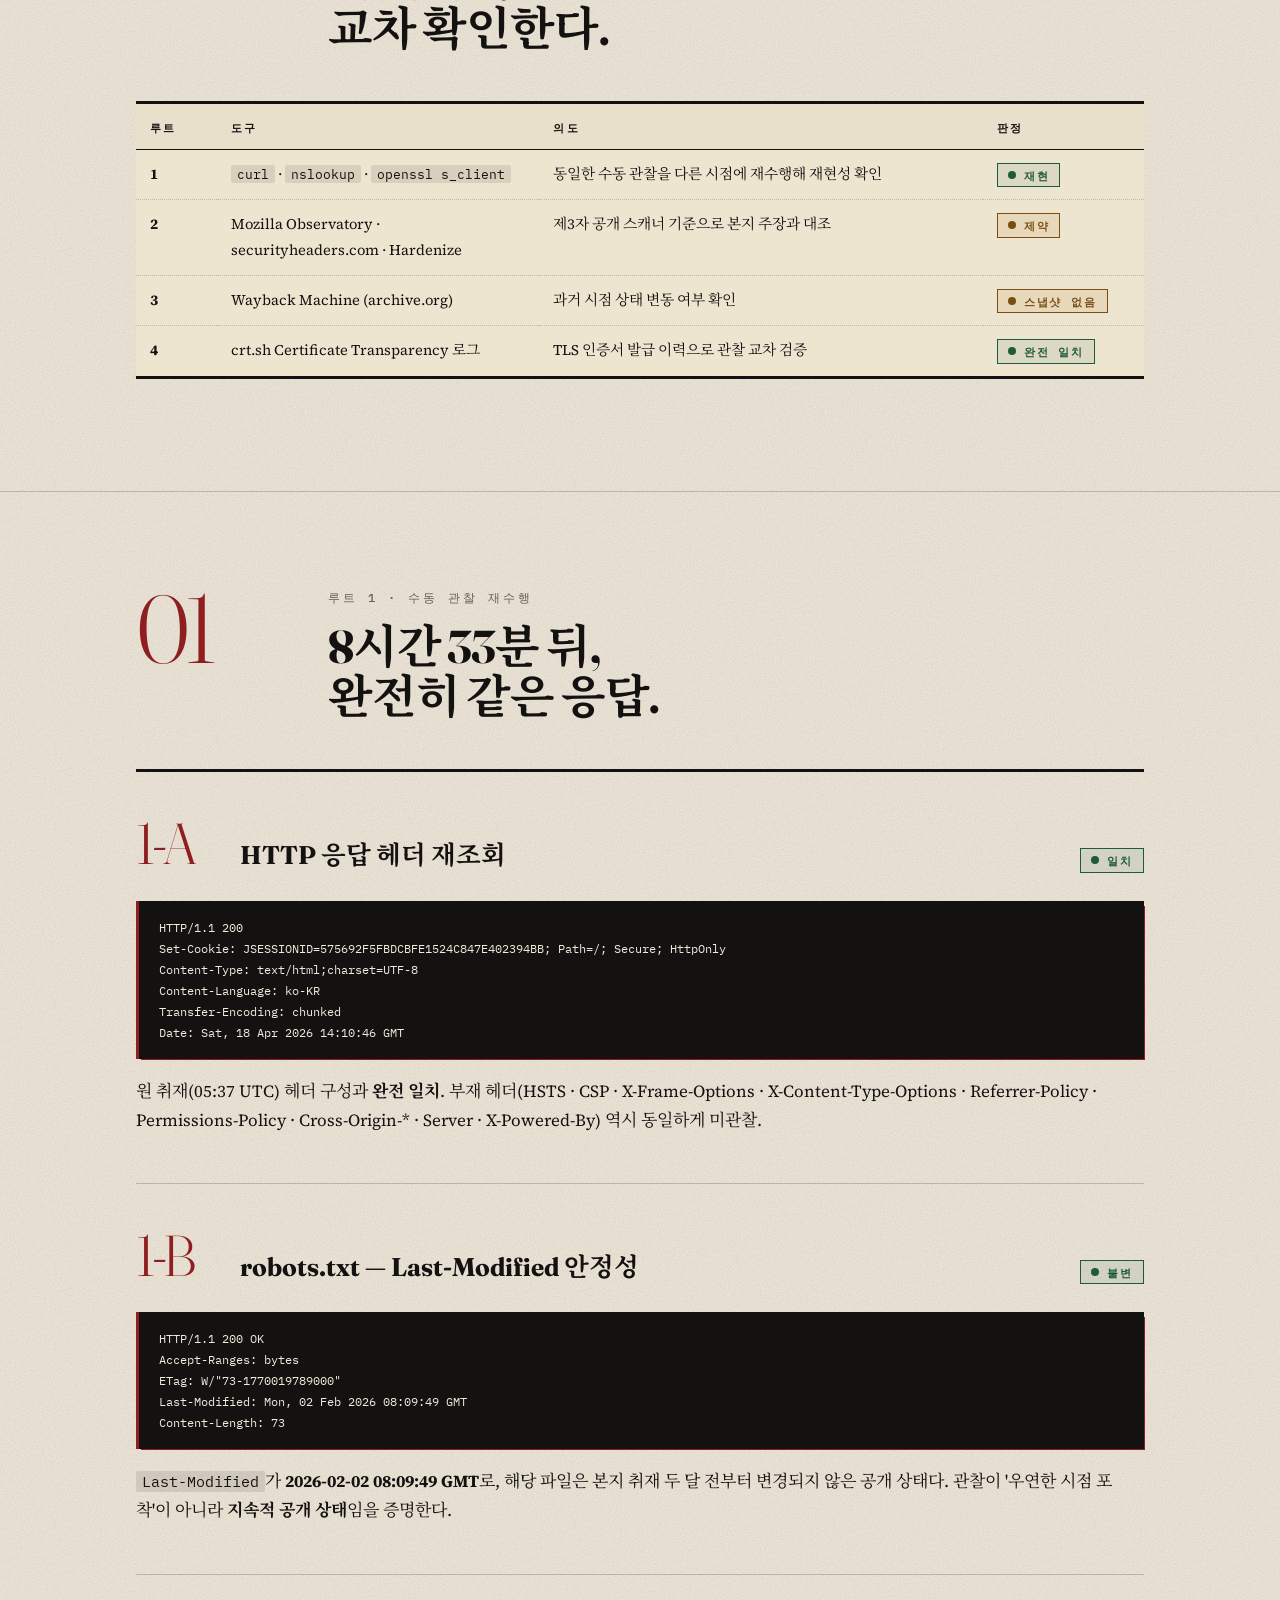
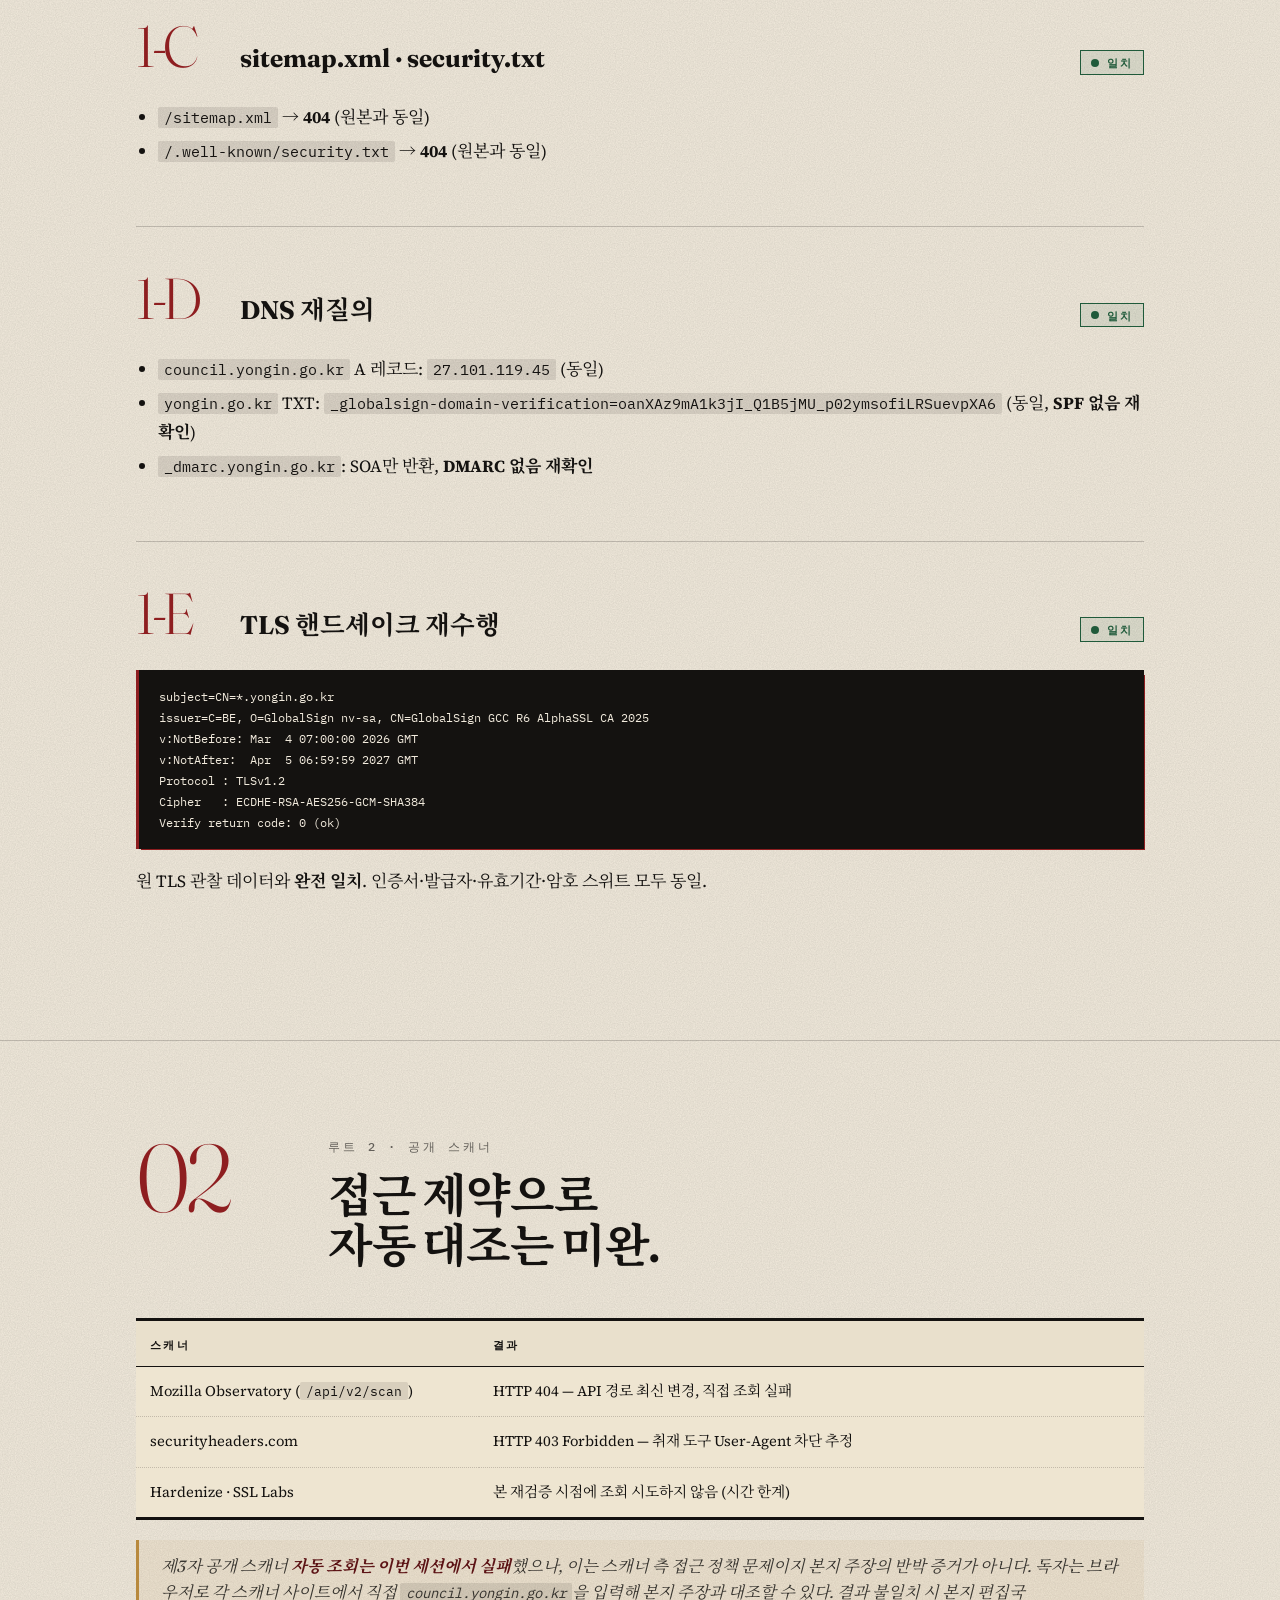
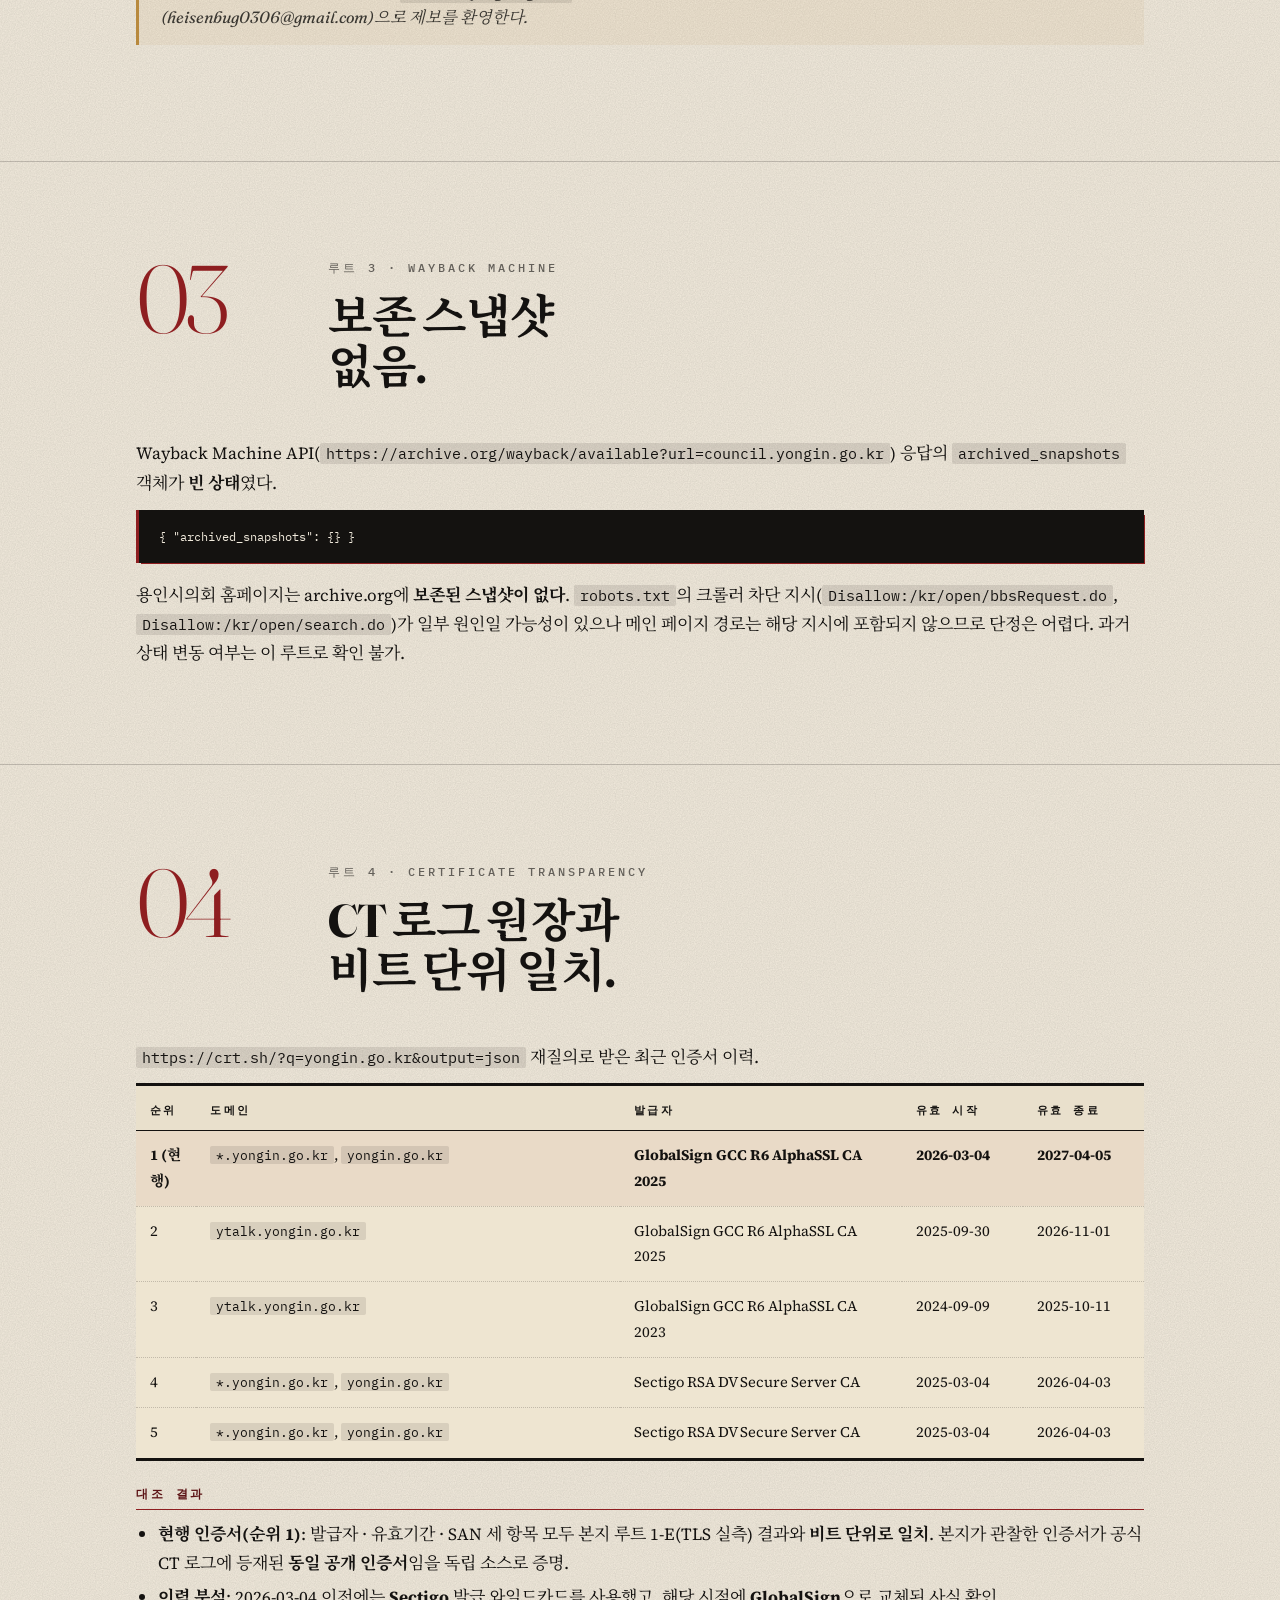
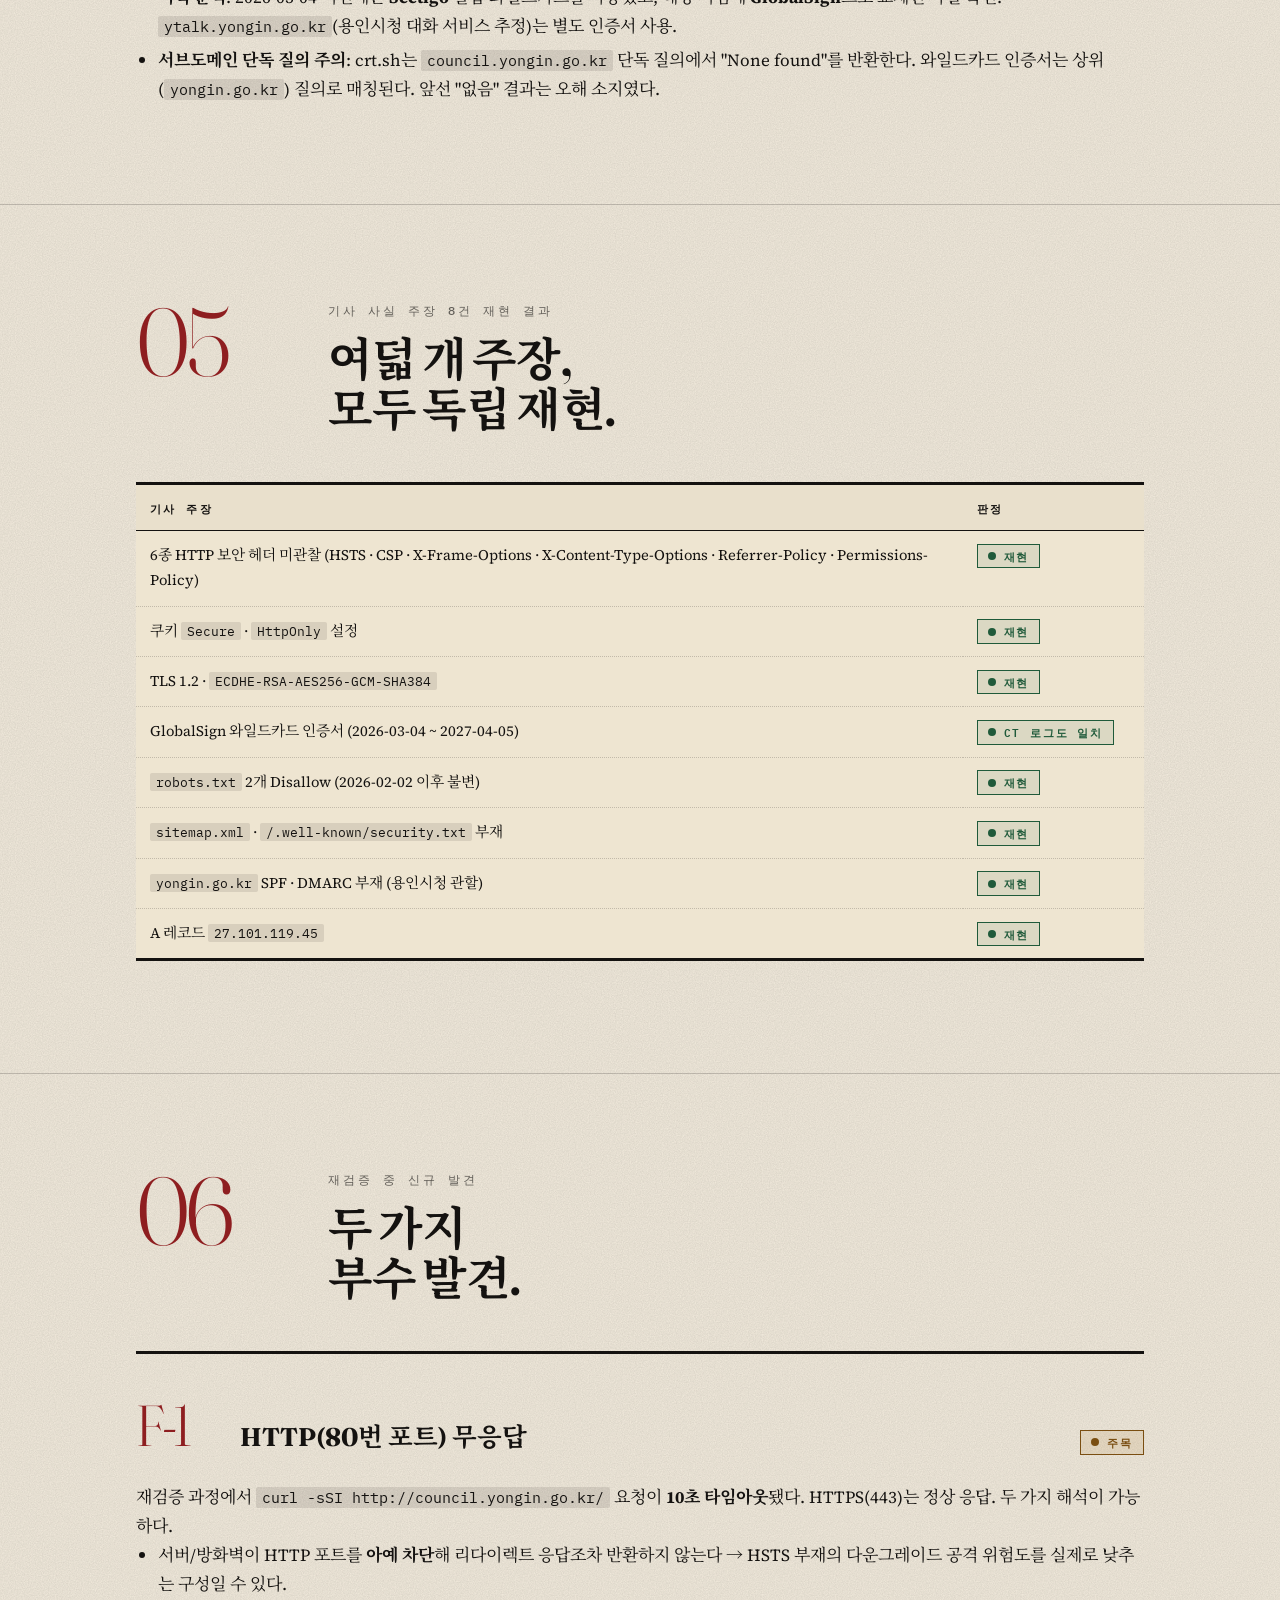
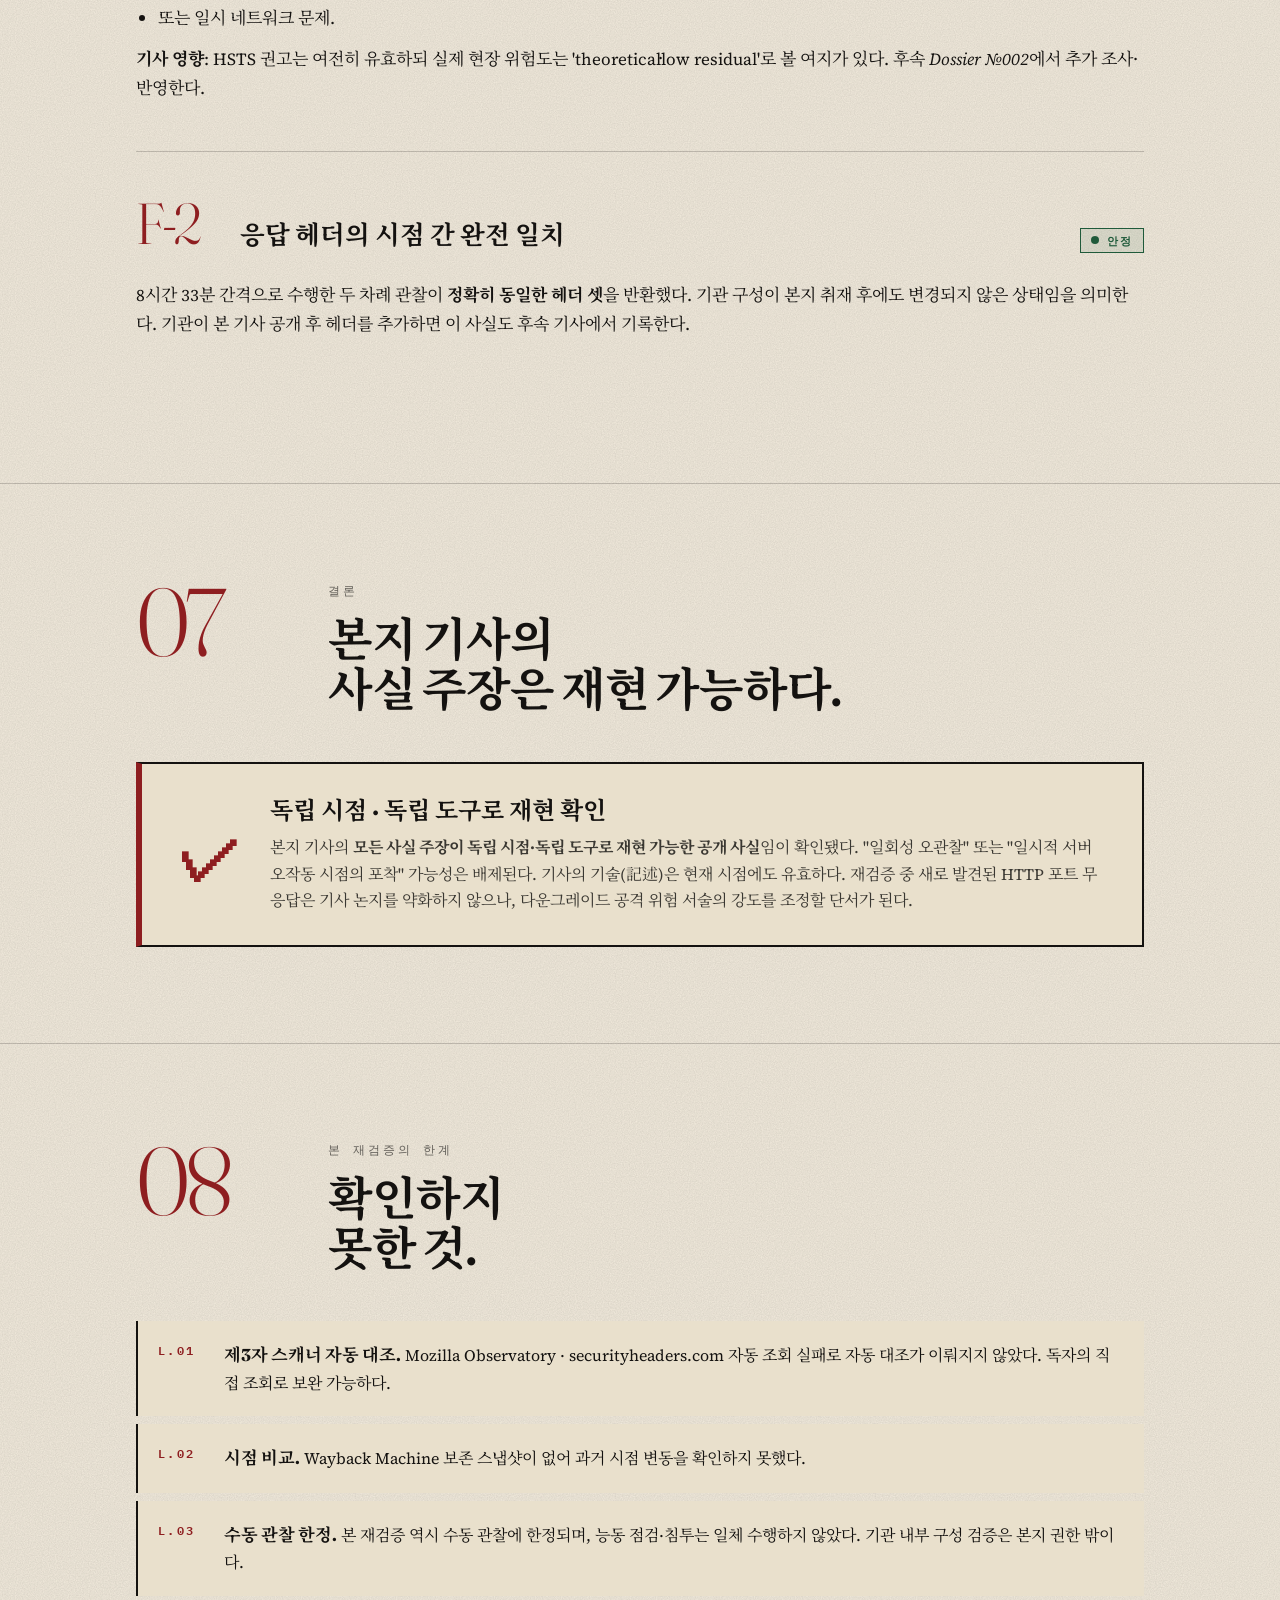
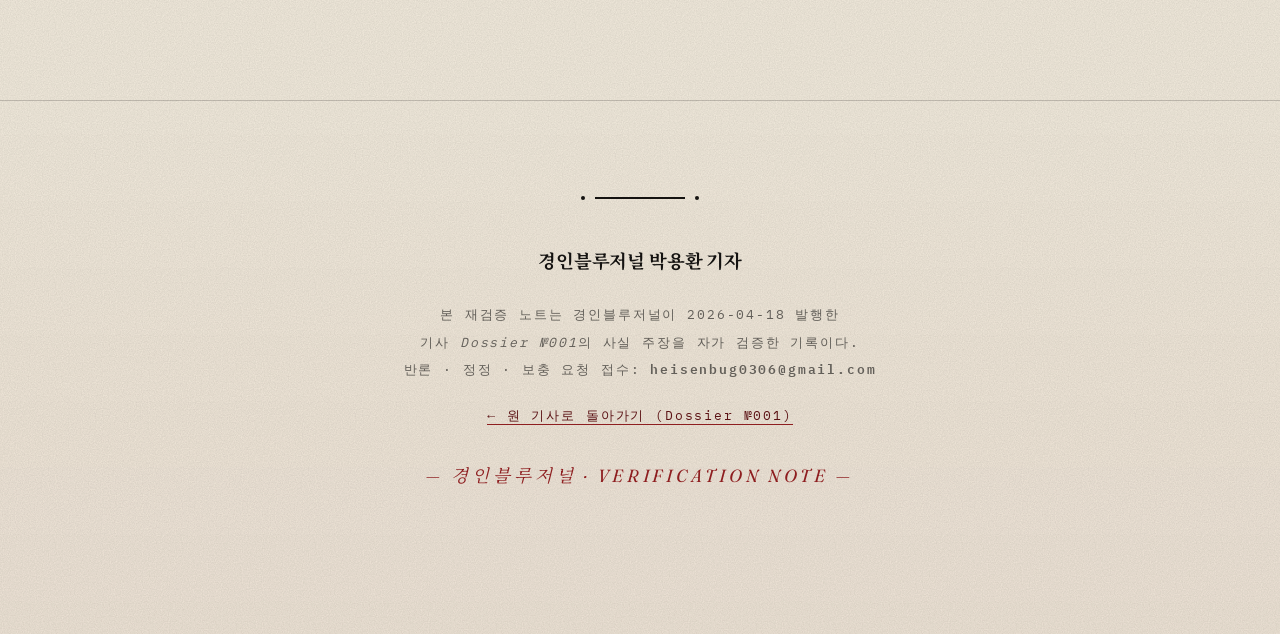
<file: verification.html>
<!DOCTYPE html>
<html lang="ko">
<head>
<meta charset="UTF-8">
<meta name="viewport" content="width=device-width, initial-scale=1">
<title>재검증 노트 — 본지 기사 사실 주장 교차 확인 · 경인블루저널</title>
<meta name="description" content="경인블루저널 Dossier №001의 모든 사실 주장을 4루트로 교차 재검증. 수동 관찰 재수행과 Certificate Transparency 로그에서 비트 단위 일치 확인.">
<meta name="author" content="경인블루저널 박용환 기자">
<link rel="canonical" href="https://yongin-council-security-dossier.vercel.app/verification.html">

<!-- Open Graph -->
<meta property="og:type" content="article">
<meta property="og:site_name" content="경인블루저널">
<meta property="og:title" content="재검증 노트 — 본지 기사 사실 주장 교차 확인">
<meta property="og:description" content="Dossier №001의 모든 사실 주장을 4루트로 재검증 · 100% 재현 확인.">
<meta property="og:url" content="https://yongin-council-security-dossier.vercel.app/verification.html">
<meta property="og:locale" content="ko_KR">
<meta property="og:image" content="https://yongin-council-security-dossier.vercel.app/image.png">
<meta property="og:image:width" content="2816">
<meta property="og:image:height" content="1536">
<meta property="og:image:alt" content="경인블루저널 재검증 노트 — Dossier №001 사실 주장 교차 확인">
<meta property="og:image:type" content="image/png">
<meta name="twitter:card" content="summary_large_image">
<meta name="twitter:image" content="https://yongin-council-security-dossier.vercel.app/image.png">
<meta name="twitter:image:alt" content="경인블루저널 재검증 노트 — Dossier №001 사실 주장 교차 확인">

<link rel="stylesheet" href="fonts/fonts.css">
<link rel="stylesheet" href="styles.css">
<style>
  /* Page-specific refinements */
  .verdict {
    display: inline-flex;
    align-items: center;
    gap: 8px;
    padding: 3px 10px;
    border: 1px solid currentColor;
    font-family: var(--mono);
    font-size: 0.7rem;
    letter-spacing: 0.16em;
    text-transform: uppercase;
    font-weight: 700;
    line-height: 1.5;
    white-space: nowrap;
  }
  .verdict--pass { color: #1f5a3a; background: rgba(31, 90, 58, 0.09); border-color: #1f5a3a; }
  .verdict--partial { color: #7a4e11; background: rgba(184, 137, 61, 0.14); border-color: #7a4e11; }
  .verdict--fail { color: var(--stamp); background: rgba(142, 30, 32, 0.08); }
  .verdict::before {
    content: '';
    width: 8px; height: 8px; border-radius: 50%;
    background: currentColor;
    flex-shrink: 0;
  }

  .route {
    padding: 48px 0;
    border-top: 1px solid var(--ink-20);
  }
  .route:first-of-type { border-top: 3px solid var(--ink); }
  .route__head {
    display: grid;
    grid-template-columns: 80px 1fr auto;
    gap: 24px;
    align-items: baseline;
    margin-bottom: 28px;
  }
  .route__num {
    font-family: var(--display);
    font-weight: 300;
    font-size: 3.6rem;
    line-height: 0.85;
    color: var(--stamp);
    letter-spacing: -0.04em;
    font-variation-settings: 'opsz' 144;
  }
  .route__title {
    font-family: var(--display);
    font-weight: 700;
    font-size: clamp(1.3rem, 2vw, 1.6rem);
    line-height: 1.2;
    color: var(--ink);
    font-variation-settings: 'opsz' 60, 'wght' 700;
  }
  .route__body h4 {
    font-family: var(--mono);
    font-size: 0.72rem;
    letter-spacing: 0.22em;
    text-transform: uppercase;
    color: var(--stamp-deep);
    margin: 22px 0 10px;
    padding-bottom: 6px;
    border-bottom: 1px solid var(--stamp);
    font-weight: 600;
  }
  .route__body ul { padding-left: 1.3em; margin-bottom: 12px; }
  .route__body li { margin-bottom: 5px; line-height: 1.7; }
  .route__body code {
    font-family: var(--mono);
    font-size: 0.86em;
    background: var(--ink-10);
    padding: 1px 6px;
    border-radius: 2px;
  }

  .evidence-mini {
    background: var(--ink);
    color: var(--paper);
    padding: 16px 20px;
    margin: 12px 0 18px;
    font-family: var(--mono);
    font-size: 0.78rem;
    line-height: 1.68;
    border-left: 3px solid var(--stamp);
    overflow-x: auto;
    white-space: pre;
    box-shadow: 3px 3px 0 -2px var(--stamp);
  }

  .claim-table {
    width: 100%;
    border-collapse: collapse;
    font-size: 0.92rem;
    background: var(--paper-tint);
    border-top: 3px solid var(--ink);
    border-bottom: 3px solid var(--ink);
    margin: 10px 0 16px;
  }
  .claim-table thead th {
    padding: 14px 14px 12px;
    border-bottom: 1px solid var(--ink);
    text-align: left;
    font-family: var(--mono);
    font-size: 0.68rem;
    letter-spacing: 0.22em;
    text-transform: uppercase;
    background: var(--paper-deep);
  }
  .claim-table tbody td {
    padding: 12px 14px;
    border-bottom: 1px dotted var(--ink-20);
    vertical-align: top;
  }
  .claim-table tbody tr:last-child td { border-bottom: none; }

  .big-verdict {
    margin: 48px 0 0;
    padding: 32px 36px;
    background: var(--paper-deep);
    border: 2px solid var(--ink);
    border-left: 6px solid var(--stamp);
    display: grid;
    grid-template-columns: auto 1fr;
    gap: 28px;
    align-items: center;
  }
  .big-verdict__icon {
    font-family: var(--display);
    font-weight: 800;
    font-size: 4rem;
    line-height: 1;
    color: var(--stamp);
    font-variation-settings: 'opsz' 144, 'wght' 900;
  }
  .big-verdict__text h3 {
    font-family: var(--display);
    font-weight: 700;
    font-size: 1.5rem;
    line-height: 1.25;
    margin-bottom: 8px;
    font-variation-settings: 'opsz' 60;
  }
  .big-verdict__text p {
    font-family: var(--text);
    font-size: 1rem;
    line-height: 1.65;
    color: var(--ink-80);
    margin: 0;
  }

  @media (max-width: 640px) {
    .route__head { grid-template-columns: 56px 1fr; gap: 14px; }
    .route__num { font-size: 2.4rem; }
    .route__head .verdict { grid-column: 1 / -1; justify-self: start; }
    .big-verdict { grid-template-columns: 1fr; gap: 10px; padding: 22px; }
    .big-verdict__icon { font-size: 2.8rem; }
    .claim-table { font-size: 0.82rem; }
    .claim-table th, .claim-table td { padding: 9px 8px; }
  }
</style>
</head>
<body>
<div class="scroll-progress" id="progress" aria-hidden="true"></div>

<!-- MASTHEAD -->
<header class="masthead">
  <div class="wrap masthead__inner stagger">
    <div class="masthead__eyebrow">
      <span>경인블루저널</span>
      <span class="dot" aria-hidden="true"></span>
      <span>편집 기록 · 자가 검증</span>
      <span class="dot" aria-hidden="true"></span>
      <span>2026.04.18</span>
      <span class="dot" aria-hidden="true"></span>
      <span>VERIFICATION NOTE</span>
    </div>

    <div class="masthead__display">
      <div class="masthead__headline">
        <p class="masthead__kicker">[편집 기록] 본지 사실 주장의 독립 재현성</p>
        <h1 class="masthead__title-main">재검증 노트 — 본지 기사의 <em>사실 주장 교차 확인</em></h1>
        <p class="masthead__subtitle">4루트 교차 검증 · 8시간 33분 간격 독립 재현 · <strong>Certificate Transparency 로그 비트 단위 일치</strong></p>
      </div>
      <div class="masthead__stamp" aria-hidden="true">
        <span>경인블루저널<br>자가 검증<br>VERIFICATION<br>NOTE</span>
      </div>
    </div>

    <p class="masthead__lead">
      <strong>【리드】</strong> 경인블루저널은 2026-04-18 발행한 기사 <em>'용인시의회 홈페이지, 주요 웹 보안 헤더 응답 미관찰'</em>(<code>Dossier №001</code>)의 모든 사실 주장이 <strong>독립 시점과 독립 도구로 재현 가능한지</strong> 자가 검증했다. 수동 관찰 재수행(루트 1)과 Certificate Transparency 로그 대조(루트 4)에서 <strong>비트 단위로 일치</strong>했고, 8가지 사실 주장 전체가 재현됐다. 제3자 스캐너 자동 조회(루트 2)와 Wayback Machine 시점 비교(루트 3)는 스캐너·보존 측 제약으로 자동 대조가 불가했다.
    </p>

    <div class="masthead__byline">
      <span class="byline__author">경인블루저널 박용환 기자</span>
      <span class="byline__date">편집 기록 · 2026.04.18</span>
    </div>

    <div class="masthead__foot">
      <p class="disclaimer">
        <strong>⚠ 검증 원칙.</strong> 본 재검증은 공개 정보 기반의 수동 관찰만 수행했다. 취약점 스캐너 실행·페이로드 주입·인증 우회 등 능동적 점검은 일체 수행하지 않았다. 원 기사와 동일한 법적 범주(<strong>헌법 제21조</strong> 언론의 자유 · <strong>정보통신망법 제48조</strong> 공개 정보 한정 · <strong>형법 제310조</strong> 공익 보도)에서 진행됐다.
        <br><br>
        <strong>반론 환영.</strong> 본 검증 결과에 대한 반론·정정·보충은 언제든 환영한다. 접수: <strong>heisenbug0306@gmail.com</strong> (경인블루저널 편집국).
      </p>
    </div>
  </div>
</header>

<!-- DOCKET -->
<section class="docket reveal">
  <div class="wrap">
    <div class="docket__head">
      <span class="docket__label">Docket № 001-v · Verification</span>
      <div class="docket__rule"></div>
    </div>
    <dl class="docket__list">
      <div><dt>대상 기사</dt><dd><a href="index.html">Dossier №001 — 용인시의회 웹 보안 관찰</a></dd></div>
      <div><dt>원 취재</dt><dd>2026-04-18 05:37 UTC (14:37 KST)</dd></div>
      <div><dt>재검증</dt><dd>2026-04-18 14:10 UTC (약 8시간 33분 후)</dd></div>
      <div><dt>검증자</dt><dd>경인블루저널 박용환 기자 · heisenbug0306@gmail.com</dd></div>
      <div><dt>도구</dt><dd><code>curl -sS -D -</code> · <code>nslookup</code> · <code>openssl s_client</code> · <code>crt.sh</code> · Wayback API</dd></div>
      <div><dt>방법</dt><dd>수동 관찰 한정 · 능동 점검 없음</dd></div>
    </dl>
  </div>
</section>

<!-- METHOD -->
<section class="section reveal" id="method">
  <div class="wrap">
    <header class="section__head">
      <div class="section__num">00</div>
      <div>
        <span class="section__label">검증 방법론</span>
        <h2 class="section__title">네 개의 독립 루트로<br>교차 확인한다.</h2>
      </div>
    </header>
    <table class="claim-table">
      <thead>
        <tr><th style="width:8%">루트</th><th style="width:32%">도구</th><th>의도</th><th style="width:16%">판정</th></tr>
      </thead>
      <tbody>
        <tr>
          <td><strong>1</strong></td>
          <td><code>curl</code> · <code>nslookup</code> · <code>openssl s_client</code></td>
          <td>동일한 수동 관찰을 다른 시점에 재수행해 재현성 확인</td>
          <td><span class="verdict verdict--pass">재현</span></td>
        </tr>
        <tr>
          <td><strong>2</strong></td>
          <td>Mozilla Observatory · securityheaders.com · Hardenize</td>
          <td>제3자 공개 스캐너 기준으로 본지 주장과 대조</td>
          <td><span class="verdict verdict--partial">제약</span></td>
        </tr>
        <tr>
          <td><strong>3</strong></td>
          <td>Wayback Machine (archive.org)</td>
          <td>과거 시점 상태 변동 여부 확인</td>
          <td><span class="verdict verdict--partial">스냅샷 없음</span></td>
        </tr>
        <tr>
          <td><strong>4</strong></td>
          <td>crt.sh Certificate Transparency 로그</td>
          <td>TLS 인증서 발급 이력으로 관찰 교차 검증</td>
          <td><span class="verdict verdict--pass">완전 일치</span></td>
        </tr>
      </tbody>
    </table>
  </div>
</section>

<!-- ROUTE 1 -->
<section class="section reveal" id="route-1">
  <div class="wrap">
    <header class="section__head">
      <div class="section__num">01</div>
      <div>
        <span class="section__label">루트 1 · 수동 관찰 재수행</span>
        <h2 class="section__title">8시간 33분 뒤,<br>완전히 같은 응답.</h2>
      </div>
    </header>

    <article class="route">
      <header class="route__head">
        <div class="route__num">1-A</div>
        <h3 class="route__title">HTTP 응답 헤더 재조회</h3>
        <span class="verdict verdict--pass">일치</span>
      </header>
      <div class="route__body">
        <pre class="evidence-mini">HTTP/1.1 200
Set-Cookie: JSESSIONID=575692F5FBDCBFE1524C847E402394BB; Path=/; Secure; HttpOnly
Content-Type: text/html;charset=UTF-8
Content-Language: ko-KR
Transfer-Encoding: chunked
Date: Sat, 18 Apr 2026 14:10:46 GMT</pre>
        <p>원 취재(05:37 UTC) 헤더 구성과 <strong>완전 일치</strong>. 부재 헤더(HSTS · CSP · X-Frame-Options · X-Content-Type-Options · Referrer-Policy · Permissions-Policy · Cross-Origin-* · Server · X-Powered-By) 역시 동일하게 미관찰.</p>
      </div>
    </article>

    <article class="route">
      <header class="route__head">
        <div class="route__num">1-B</div>
        <h3 class="route__title">robots.txt — Last-Modified 안정성</h3>
        <span class="verdict verdict--pass">불변</span>
      </header>
      <div class="route__body">
        <pre class="evidence-mini">HTTP/1.1 200 OK
Accept-Ranges: bytes
ETag: W/"73-1770019789000"
Last-Modified: Mon, 02 Feb 2026 08:09:49 GMT
Content-Length: 73</pre>
        <p><code>Last-Modified</code>가 <strong>2026-02-02 08:09:49 GMT</strong>로, 해당 파일은 본지 취재 두 달 전부터 변경되지 않은 공개 상태다. 관찰이 '우연한 시점 포착'이 아니라 <strong>지속적 공개 상태</strong>임을 증명한다.</p>
      </div>
    </article>

    <article class="route">
      <header class="route__head">
        <div class="route__num">1-C</div>
        <h3 class="route__title">sitemap.xml · security.txt</h3>
        <span class="verdict verdict--pass">일치</span>
      </header>
      <div class="route__body">
        <ul>
          <li><code>/sitemap.xml</code> → <strong>404</strong> (원본과 동일)</li>
          <li><code>/.well-known/security.txt</code> → <strong>404</strong> (원본과 동일)</li>
        </ul>
      </div>
    </article>

    <article class="route">
      <header class="route__head">
        <div class="route__num">1-D</div>
        <h3 class="route__title">DNS 재질의</h3>
        <span class="verdict verdict--pass">일치</span>
      </header>
      <div class="route__body">
        <ul>
          <li><code>council.yongin.go.kr</code> A 레코드: <code>27.101.119.45</code> (동일)</li>
          <li><code>yongin.go.kr</code> TXT: <code>_globalsign-domain-verification=oanXAz9mA1k3jI_Q1B5jMU_p02ymsofiLRSuevpXA6</code> (동일, <strong>SPF 없음 재확인</strong>)</li>
          <li><code>_dmarc.yongin.go.kr</code>: SOA만 반환, <strong>DMARC 없음 재확인</strong></li>
        </ul>
      </div>
    </article>

    <article class="route">
      <header class="route__head">
        <div class="route__num">1-E</div>
        <h3 class="route__title">TLS 핸드셰이크 재수행</h3>
        <span class="verdict verdict--pass">일치</span>
      </header>
      <div class="route__body">
        <pre class="evidence-mini">subject=CN=*.yongin.go.kr
issuer=C=BE, O=GlobalSign nv-sa, CN=GlobalSign GCC R6 AlphaSSL CA 2025
v:NotBefore: Mar  4 07:00:00 2026 GMT
v:NotAfter:  Apr  5 06:59:59 2027 GMT
Protocol : TLSv1.2
Cipher   : ECDHE-RSA-AES256-GCM-SHA384
Verify return code: 0 (ok)</pre>
        <p>원 TLS 관찰 데이터와 <strong>완전 일치</strong>. 인증서·발급자·유효기간·암호 스위트 모두 동일.</p>
      </div>
    </article>
  </div>
</section>

<!-- ROUTE 2 -->
<section class="section reveal" id="route-2">
  <div class="wrap">
    <header class="section__head">
      <div class="section__num">02</div>
      <div>
        <span class="section__label">루트 2 · 공개 스캐너</span>
        <h2 class="section__title">접근 제약으로<br>자동 대조는 미완.</h2>
      </div>
    </header>
    <table class="claim-table">
      <thead>
        <tr><th style="width:34%">스캐너</th><th>결과</th></tr>
      </thead>
      <tbody>
        <tr><td>Mozilla Observatory (<code>/api/v2/scan</code>)</td><td>HTTP 404 — API 경로 최신 변경, 직접 조회 실패</td></tr>
        <tr><td>securityheaders.com</td><td>HTTP 403 Forbidden — 취재 도구 User-Agent 차단 추정</td></tr>
        <tr><td>Hardenize · SSL Labs</td><td>본 재검증 시점에 조회 시도하지 않음 (시간 한계)</td></tr>
      </tbody>
    </table>
    <p class="note">제3자 공개 스캐너 <strong>자동 조회는 이번 세션에서 실패</strong>했으나, 이는 스캐너 측 접근 정책 문제이지 본지 주장의 반박 증거가 아니다. 독자는 브라우저로 각 스캐너 사이트에서 직접 <code>council.yongin.go.kr</code>을 입력해 본지 주장과 대조할 수 있다. 결과 불일치 시 본지 편집국(heisenbug0306@gmail.com)으로 제보를 환영한다.</p>
  </div>
</section>

<!-- ROUTE 3 -->
<section class="section reveal" id="route-3">
  <div class="wrap">
    <header class="section__head">
      <div class="section__num">03</div>
      <div>
        <span class="section__label">루트 3 · Wayback Machine</span>
        <h2 class="section__title">보존 스냅샷<br>없음.</h2>
      </div>
    </header>
    <div class="route__body">
      <p>Wayback Machine API(<code>https://archive.org/wayback/available?url=council.yongin.go.kr</code>) 응답의 <code>archived_snapshots</code> 객체가 <strong>빈 상태</strong>였다.</p>
      <pre class="evidence-mini">{ "archived_snapshots": {} }</pre>
      <p>용인시의회 홈페이지는 archive.org에 <strong>보존된 스냅샷이 없다</strong>. <code>robots.txt</code>의 크롤러 차단 지시(<code>Disallow:/kr/open/bbsRequest.do</code>, <code>Disallow:/kr/open/search.do</code>)가 일부 원인일 가능성이 있으나 메인 페이지 경로는 해당 지시에 포함되지 않으므로 단정은 어렵다. 과거 상태 변동 여부는 이 루트로 확인 불가.</p>
    </div>
  </div>
</section>

<!-- ROUTE 4 -->
<section class="section reveal" id="route-4">
  <div class="wrap">
    <header class="section__head">
      <div class="section__num">04</div>
      <div>
        <span class="section__label">루트 4 · Certificate Transparency</span>
        <h2 class="section__title">CT 로그 원장과<br>비트 단위 일치.</h2>
      </div>
    </header>

    <p><code>https://crt.sh/?q=yongin.go.kr&amp;output=json</code> 재질의로 받은 최근 인증서 이력.</p>

    <table class="claim-table">
      <thead>
        <tr>
          <th style="width:6%">순위</th>
          <th>도메인</th>
          <th style="width:28%">발급자</th>
          <th style="width:12%">유효 시작</th>
          <th style="width:12%">유효 종료</th>
        </tr>
      </thead>
      <tbody>
        <tr style="background: rgba(142, 30, 32, 0.05);">
          <td><strong>1 (현행)</strong></td>
          <td><code>*.yongin.go.kr</code>, <code>yongin.go.kr</code></td>
          <td><strong>GlobalSign GCC R6 AlphaSSL CA 2025</strong></td>
          <td><strong>2026-03-04</strong></td>
          <td><strong>2027-04-05</strong></td>
        </tr>
        <tr>
          <td>2</td>
          <td><code>ytalk.yongin.go.kr</code></td>
          <td>GlobalSign GCC R6 AlphaSSL CA 2025</td>
          <td>2025-09-30</td>
          <td>2026-11-01</td>
        </tr>
        <tr>
          <td>3</td>
          <td><code>ytalk.yongin.go.kr</code></td>
          <td>GlobalSign GCC R6 AlphaSSL CA 2023</td>
          <td>2024-09-09</td>
          <td>2025-10-11</td>
        </tr>
        <tr>
          <td>4</td>
          <td><code>*.yongin.go.kr</code>, <code>yongin.go.kr</code></td>
          <td>Sectigo RSA DV Secure Server CA</td>
          <td>2025-03-04</td>
          <td>2026-04-03</td>
        </tr>
        <tr>
          <td>5</td>
          <td><code>*.yongin.go.kr</code>, <code>yongin.go.kr</code></td>
          <td>Sectigo RSA DV Secure Server CA</td>
          <td>2025-03-04</td>
          <td>2026-04-03</td>
        </tr>
      </tbody>
    </table>

    <h4 style="font-family:var(--mono); font-size:0.74rem; letter-spacing:0.24em; text-transform:uppercase; color:var(--stamp-deep); margin:22px 0 10px; padding-bottom:6px; border-bottom:1px solid var(--stamp);">대조 결과</h4>
    <ul class="route__body" style="padding-left:1.3em;">
      <li><strong>현행 인증서(순위 1)</strong>: 발급자 · 유효기간 · SAN 세 항목 모두 본지 루트 1-E(TLS 실측) 결과와 <strong>비트 단위로 일치</strong>. 본지가 관찰한 인증서가 공식 CT 로그에 등재된 <strong>동일 공개 인증서</strong>임을 독립 소스로 증명.</li>
      <li><strong>이력 분석</strong>: 2026-03-04 이전에는 <strong>Sectigo</strong> 발급 와일드카드를 사용했고, 해당 시점에 <strong>GlobalSign</strong>으로 교체된 사실 확인. <code>ytalk.yongin.go.kr</code>(용인시청 대화 서비스 추정)는 별도 인증서 사용.</li>
      <li><strong>서브도메인 단독 질의 주의</strong>: crt.sh는 <code>council.yongin.go.kr</code> 단독 질의에서 "None found"를 반환한다. 와일드카드 인증서는 상위(<code>yongin.go.kr</code>) 질의로 매칭된다. 앞선 "없음" 결과는 오해 소지였다.</li>
    </ul>
  </div>
</section>

<!-- CLAIM RECONSTRUCTION -->
<section class="section reveal" id="claims">
  <div class="wrap">
    <header class="section__head">
      <div class="section__num">05</div>
      <div>
        <span class="section__label">기사 사실 주장 8건 재현 결과</span>
        <h2 class="section__title">여덟 개 주장,<br>모두 독립 재현.</h2>
      </div>
    </header>
    <table class="claim-table">
      <thead>
        <tr><th>기사 주장</th><th style="width:18%">판정</th></tr>
      </thead>
      <tbody>
        <tr><td>6종 HTTP 보안 헤더 미관찰 (HSTS · CSP · X-Frame-Options · X-Content-Type-Options · Referrer-Policy · Permissions-Policy)</td><td><span class="verdict verdict--pass">재현</span></td></tr>
        <tr><td>쿠키 <code>Secure</code> · <code>HttpOnly</code> 설정</td><td><span class="verdict verdict--pass">재현</span></td></tr>
        <tr><td>TLS 1.2 · <code>ECDHE-RSA-AES256-GCM-SHA384</code></td><td><span class="verdict verdict--pass">재현</span></td></tr>
        <tr><td>GlobalSign 와일드카드 인증서 (2026-03-04 ~ 2027-04-05)</td><td><span class="verdict verdict--pass">CT 로그도 일치</span></td></tr>
        <tr><td><code>robots.txt</code> 2개 Disallow (2026-02-02 이후 불변)</td><td><span class="verdict verdict--pass">재현</span></td></tr>
        <tr><td><code>sitemap.xml</code> · <code>/.well-known/security.txt</code> 부재</td><td><span class="verdict verdict--pass">재현</span></td></tr>
        <tr><td><code>yongin.go.kr</code> SPF · DMARC 부재 (용인시청 관할)</td><td><span class="verdict verdict--pass">재현</span></td></tr>
        <tr><td>A 레코드 <code>27.101.119.45</code></td><td><span class="verdict verdict--pass">재현</span></td></tr>
      </tbody>
    </table>
  </div>
</section>

<!-- NEW FINDINGS -->
<section class="section reveal" id="findings">
  <div class="wrap">
    <header class="section__head">
      <div class="section__num">06</div>
      <div>
        <span class="section__label">재검증 중 신규 발견</span>
        <h2 class="section__title">두 가지<br>부수 발견.</h2>
      </div>
    </header>
    <article class="route">
      <header class="route__head">
        <div class="route__num">F-1</div>
        <h3 class="route__title">HTTP(80번 포트) 무응답</h3>
        <span class="verdict verdict--partial">주목</span>
      </header>
      <div class="route__body">
        <p>재검증 과정에서 <code>curl -sSI http://council.yongin.go.kr/</code> 요청이 <strong>10초 타임아웃</strong>됐다. HTTPS(443)는 정상 응답. 두 가지 해석이 가능하다.</p>
        <ul>
          <li>서버/방화벽이 HTTP 포트를 <strong>아예 차단</strong>해 리다이렉트 응답조차 반환하지 않는다 → HSTS 부재의 다운그레이드 공격 위험도를 실제로 낮추는 구성일 수 있다.</li>
          <li>또는 일시 네트워크 문제.</li>
        </ul>
        <p><strong>기사 영향</strong>: HSTS 권고는 여전히 유효하되 실제 현장 위험도는 'theoretical·low residual'로 볼 여지가 있다. 후속 <em>Dossier №002</em>에서 추가 조사·반영한다.</p>
      </div>
    </article>

    <article class="route">
      <header class="route__head">
        <div class="route__num">F-2</div>
        <h3 class="route__title">응답 헤더의 시점 간 완전 일치</h3>
        <span class="verdict verdict--pass">안정</span>
      </header>
      <div class="route__body">
        <p>8시간 33분 간격으로 수행한 두 차례 관찰이 <strong>정확히 동일한 헤더 셋</strong>을 반환했다. 기관 구성이 본지 취재 후에도 변경되지 않은 상태임을 의미한다. 기관이 본 기사 공개 후 헤더를 추가하면 이 사실도 후속 기사에서 기록한다.</p>
      </div>
    </article>
  </div>
</section>

<!-- VERDICT -->
<section class="section reveal" id="verdict-section">
  <div class="wrap">
    <header class="section__head">
      <div class="section__num">07</div>
      <div>
        <span class="section__label">결론</span>
        <h2 class="section__title">본지 기사의<br>사실 주장은 재현 가능하다.</h2>
      </div>
    </header>
    <div class="big-verdict">
      <div class="big-verdict__icon">✓</div>
      <div class="big-verdict__text">
        <h3>독립 시점 · 독립 도구로 재현 확인</h3>
        <p>본지 기사의 <strong>모든 사실 주장이 독립 시점·독립 도구로 재현 가능한 공개 사실</strong>임이 확인됐다. "일회성 오관찰" 또는 "일시적 서버 오작동 시점의 포착" 가능성은 배제된다. 기사의 기술(記述)은 현재 시점에도 유효하다. 재검증 중 새로 발견된 HTTP 포트 무응답은 기사 논지를 약화하지 않으나, 다운그레이드 공격 위험 서술의 강도를 조정할 단서가 된다.</p>
      </div>
    </div>
  </div>
</section>

<!-- LIMITS -->
<section class="section reveal" id="limits">
  <div class="wrap">
    <header class="section__head">
      <div class="section__num">08</div>
      <div>
        <span class="section__label">본 재검증의 한계</span>
        <h2 class="section__title">확인하지<br>못한 것.</h2>
      </div>
    </header>
    <ol class="limits">
      <li><strong>제3자 스캐너 자동 대조.</strong> Mozilla Observatory · securityheaders.com 자동 조회 실패로 자동 대조가 이뤄지지 않았다. 독자의 직접 조회로 보완 가능하다.</li>
      <li><strong>시점 비교.</strong> Wayback Machine 보존 스냅샷이 없어 과거 시점 변동을 확인하지 못했다.</li>
      <li><strong>수동 관찰 한정.</strong> 본 재검증 역시 수동 관찰에 한정되며, 능동 점검·침투는 일체 수행하지 않았다. 기관 내부 구성 검증은 본지 권한 밖이다.</li>
    </ol>
  </div>
</section>

<!-- COLOPHON -->
<footer class="colophon">
  <div class="wrap">
    <div class="colophon__rule"></div>
    <p class="byline-block"><strong>경인블루저널 박용환 기자</strong></p>
    <p>본 재검증 노트는 경인블루저널이 2026-04-18 발행한<br>
    기사 <em>Dossier №001</em>의 사실 주장을 자가 검증한 기록이다.<br>
    반론 · 정정 · 보충 요청 접수: <strong>heisenbug0306@gmail.com</strong></p>
    <p style="margin-top:18px;"><a href="index.html">← 원 기사로 돌아가기 (Dossier №001)</a></p>
    <div class="colophon__end">— 경인블루저널 · Verification Note —</div>
  </div>
</footer>

<script src="script.js"></script>
</body>
</html>
</file>
<file: fonts/fonts.css>
/* vietnamese */
@font-face {
  font-family: 'Fraunces';
  font-style: italic;
  font-weight: 300 900;
  font-display: swap;
  src: url(6NU58FyLNQOQZAnv9ZwNjucMHVn85Ni7emAe9lKqZTnbB-gzTK0K1ChjdfeQ_5Y.woff2) format('woff2');
  unicode-range: U+0102-0103, U+0110-0111, U+0128-0129, U+0168-0169, U+01A0-01A1, U+01AF-01B0, U+0300-0301, U+0303-0304, U+0308-0309, U+0323, U+0329, U+1EA0-1EF9, U+20AB;
}
/* latin-ext */
@font-face {
  font-family: 'Fraunces';
  font-style: italic;
  font-weight: 300 900;
  font-display: swap;
  src: url(6NU58FyLNQOQZAnv9ZwNjucMHVn85Ni7emAe9lKqZTnbB-gzTK0K1ChjdPeQ_5Y.woff2) format('woff2');
  unicode-range: U+0100-02BA, U+02BD-02C5, U+02C7-02CC, U+02CE-02D7, U+02DD-02FF, U+0304, U+0308, U+0329, U+1D00-1DBF, U+1E00-1E9F, U+1EF2-1EFF, U+2020, U+20A0-20AB, U+20AD-20C0, U+2113, U+2C60-2C7F, U+A720-A7FF;
}
/* latin */
@font-face {
  font-family: 'Fraunces';
  font-style: italic;
  font-weight: 300 900;
  font-display: swap;
  src: url(6NU58FyLNQOQZAnv9ZwNjucMHVn85Ni7emAe9lKqZTnbB-gzTK0K1ChjeveQ.woff2) format('woff2');
  unicode-range: U+0000-00FF, U+0131, U+0152-0153, U+02BB-02BC, U+02C6, U+02DA, U+02DC, U+0304, U+0308, U+0329, U+2000-206F, U+20AC, U+2122, U+2191, U+2193, U+2212, U+2215, U+FEFF, U+FFFD;
}
/* vietnamese */
@font-face {
  font-family: 'Fraunces';
  font-style: normal;
  font-weight: 300 900;
  font-display: swap;
  src: url(6NU78FyLNQOQZAnv9bYEvDiIdE9Ea92uemAk_WBq8U_9v0c2Wa0KxCBTeO-U.woff2) format('woff2');
  unicode-range: U+0102-0103, U+0110-0111, U+0128-0129, U+0168-0169, U+01A0-01A1, U+01AF-01B0, U+0300-0301, U+0303-0304, U+0308-0309, U+0323, U+0329, U+1EA0-1EF9, U+20AB;
}
/* latin-ext */
@font-face {
  font-family: 'Fraunces';
  font-style: normal;
  font-weight: 300 900;
  font-display: swap;
  src: url(6NU78FyLNQOQZAnv9bYEvDiIdE9Ea92uemAk_WBq8U_9v0c2Wa0KxCFTeO-U.woff2) format('woff2');
  unicode-range: U+0100-02BA, U+02BD-02C5, U+02C7-02CC, U+02CE-02D7, U+02DD-02FF, U+0304, U+0308, U+0329, U+1D00-1DBF, U+1E00-1E9F, U+1EF2-1EFF, U+2020, U+20A0-20AB, U+20AD-20C0, U+2113, U+2C60-2C7F, U+A720-A7FF;
}
/* latin */
@font-face {
  font-family: 'Fraunces';
  font-style: normal;
  font-weight: 300 900;
  font-display: swap;
  src: url(6NU78FyLNQOQZAnv9bYEvDiIdE9Ea92uemAk_WBq8U_9v0c2Wa0KxC9TeA.woff2) format('woff2');
  unicode-range: U+0000-00FF, U+0131, U+0152-0153, U+02BB-02BC, U+02C6, U+02DA, U+02DC, U+0304, U+0308, U+0329, U+2000-206F, U+20AC, U+2122, U+2191, U+2193, U+2212, U+2215, U+FEFF, U+FFFD;
}
/* cyrillic-ext */
@font-face {
  font-family: 'IBM Plex Mono';
  font-style: normal;
  font-weight: 300;
  font-display: swap;
  src: url(-F6qfjptAgt5VM-kVkqdyU8n3oQIwl1FgtIU.woff2) format('woff2');
  unicode-range: U+0460-052F, U+1C80-1C8A, U+20B4, U+2DE0-2DFF, U+A640-A69F, U+FE2E-FE2F;
}
/* cyrillic */
@font-face {
  font-family: 'IBM Plex Mono';
  font-style: normal;
  font-weight: 300;
  font-display: swap;
  src: url(-F6qfjptAgt5VM-kVkqdyU8n3oQIwlRFgtIU.woff2) format('woff2');
  unicode-range: U+0301, U+0400-045F, U+0490-0491, U+04B0-04B1, U+2116;
}
/* vietnamese */
@font-face {
  font-family: 'IBM Plex Mono';
  font-style: normal;
  font-weight: 300;
  font-display: swap;
  src: url(-F6qfjptAgt5VM-kVkqdyU8n3oQIwl9FgtIU.woff2) format('woff2');
  unicode-range: U+0102-0103, U+0110-0111, U+0128-0129, U+0168-0169, U+01A0-01A1, U+01AF-01B0, U+0300-0301, U+0303-0304, U+0308-0309, U+0323, U+0329, U+1EA0-1EF9, U+20AB;
}
/* latin-ext */
@font-face {
  font-family: 'IBM Plex Mono';
  font-style: normal;
  font-weight: 300;
  font-display: swap;
  src: url(-F6qfjptAgt5VM-kVkqdyU8n3oQIwl5FgtIU.woff2) format('woff2');
  unicode-range: U+0100-02BA, U+02BD-02C5, U+02C7-02CC, U+02CE-02D7, U+02DD-02FF, U+0304, U+0308, U+0329, U+1D00-1DBF, U+1E00-1E9F, U+1EF2-1EFF, U+2020, U+20A0-20AB, U+20AD-20C0, U+2113, U+2C60-2C7F, U+A720-A7FF;
}
/* latin */
@font-face {
  font-family: 'IBM Plex Mono';
  font-style: normal;
  font-weight: 300;
  font-display: swap;
  src: url(-F6qfjptAgt5VM-kVkqdyU8n3oQIwlBFgg.woff2) format('woff2');
  unicode-range: U+0000-00FF, U+0131, U+0152-0153, U+02BB-02BC, U+02C6, U+02DA, U+02DC, U+0304, U+0308, U+0329, U+2000-206F, U+20AC, U+2122, U+2191, U+2193, U+2212, U+2215, U+FEFF, U+FFFD;
}
/* cyrillic-ext */
@font-face {
  font-family: 'IBM Plex Mono';
  font-style: normal;
  font-weight: 400;
  font-display: swap;
  src: url(-F63fjptAgt5VM-kVkqdyU8n1iIq129k.woff2) format('woff2');
  unicode-range: U+0460-052F, U+1C80-1C8A, U+20B4, U+2DE0-2DFF, U+A640-A69F, U+FE2E-FE2F;
}
/* cyrillic */
@font-face {
  font-family: 'IBM Plex Mono';
  font-style: normal;
  font-weight: 400;
  font-display: swap;
  src: url(-F63fjptAgt5VM-kVkqdyU8n1isq129k.woff2) format('woff2');
  unicode-range: U+0301, U+0400-045F, U+0490-0491, U+04B0-04B1, U+2116;
}
/* vietnamese */
@font-face {
  font-family: 'IBM Plex Mono';
  font-style: normal;
  font-weight: 400;
  font-display: swap;
  src: url(-F63fjptAgt5VM-kVkqdyU8n1iAq129k.woff2) format('woff2');
  unicode-range: U+0102-0103, U+0110-0111, U+0128-0129, U+0168-0169, U+01A0-01A1, U+01AF-01B0, U+0300-0301, U+0303-0304, U+0308-0309, U+0323, U+0329, U+1EA0-1EF9, U+20AB;
}
/* latin-ext */
@font-face {
  font-family: 'IBM Plex Mono';
  font-style: normal;
  font-weight: 400;
  font-display: swap;
  src: url(-F63fjptAgt5VM-kVkqdyU8n1iEq129k.woff2) format('woff2');
  unicode-range: U+0100-02BA, U+02BD-02C5, U+02C7-02CC, U+02CE-02D7, U+02DD-02FF, U+0304, U+0308, U+0329, U+1D00-1DBF, U+1E00-1E9F, U+1EF2-1EFF, U+2020, U+20A0-20AB, U+20AD-20C0, U+2113, U+2C60-2C7F, U+A720-A7FF;
}
/* latin */
@font-face {
  font-family: 'IBM Plex Mono';
  font-style: normal;
  font-weight: 400;
  font-display: swap;
  src: url(-F63fjptAgt5VM-kVkqdyU8n1i8q1w.woff2) format('woff2');
  unicode-range: U+0000-00FF, U+0131, U+0152-0153, U+02BB-02BC, U+02C6, U+02DA, U+02DC, U+0304, U+0308, U+0329, U+2000-206F, U+20AC, U+2122, U+2191, U+2193, U+2212, U+2215, U+FEFF, U+FFFD;
}
/* cyrillic-ext */
@font-face {
  font-family: 'IBM Plex Mono';
  font-style: normal;
  font-weight: 500;
  font-display: swap;
  src: url(-F6qfjptAgt5VM-kVkqdyU8n3twJwl1FgtIU.woff2) format('woff2');
  unicode-range: U+0460-052F, U+1C80-1C8A, U+20B4, U+2DE0-2DFF, U+A640-A69F, U+FE2E-FE2F;
}
/* cyrillic */
@font-face {
  font-family: 'IBM Plex Mono';
  font-style: normal;
  font-weight: 500;
  font-display: swap;
  src: url(-F6qfjptAgt5VM-kVkqdyU8n3twJwlRFgtIU.woff2) format('woff2');
  unicode-range: U+0301, U+0400-045F, U+0490-0491, U+04B0-04B1, U+2116;
}
/* vietnamese */
@font-face {
  font-family: 'IBM Plex Mono';
  font-style: normal;
  font-weight: 500;
  font-display: swap;
  src: url(-F6qfjptAgt5VM-kVkqdyU8n3twJwl9FgtIU.woff2) format('woff2');
  unicode-range: U+0102-0103, U+0110-0111, U+0128-0129, U+0168-0169, U+01A0-01A1, U+01AF-01B0, U+0300-0301, U+0303-0304, U+0308-0309, U+0323, U+0329, U+1EA0-1EF9, U+20AB;
}
/* latin-ext */
@font-face {
  font-family: 'IBM Plex Mono';
  font-style: normal;
  font-weight: 500;
  font-display: swap;
  src: url(-F6qfjptAgt5VM-kVkqdyU8n3twJwl5FgtIU.woff2) format('woff2');
  unicode-range: U+0100-02BA, U+02BD-02C5, U+02C7-02CC, U+02CE-02D7, U+02DD-02FF, U+0304, U+0308, U+0329, U+1D00-1DBF, U+1E00-1E9F, U+1EF2-1EFF, U+2020, U+20A0-20AB, U+20AD-20C0, U+2113, U+2C60-2C7F, U+A720-A7FF;
}
/* latin */
@font-face {
  font-family: 'IBM Plex Mono';
  font-style: normal;
  font-weight: 500;
  font-display: swap;
  src: url(-F6qfjptAgt5VM-kVkqdyU8n3twJwlBFgg.woff2) format('woff2');
  unicode-range: U+0000-00FF, U+0131, U+0152-0153, U+02BB-02BC, U+02C6, U+02DA, U+02DC, U+0304, U+0308, U+0329, U+2000-206F, U+20AC, U+2122, U+2191, U+2193, U+2212, U+2215, U+FEFF, U+FFFD;
}
/* cyrillic-ext */
@font-face {
  font-family: 'IBM Plex Mono';
  font-style: normal;
  font-weight: 600;
  font-display: swap;
  src: url(-F6qfjptAgt5VM-kVkqdyU8n3vAOwl1FgtIU.woff2) format('woff2');
  unicode-range: U+0460-052F, U+1C80-1C8A, U+20B4, U+2DE0-2DFF, U+A640-A69F, U+FE2E-FE2F;
}
/* cyrillic */
@font-face {
  font-family: 'IBM Plex Mono';
  font-style: normal;
  font-weight: 600;
  font-display: swap;
  src: url(-F6qfjptAgt5VM-kVkqdyU8n3vAOwlRFgtIU.woff2) format('woff2');
  unicode-range: U+0301, U+0400-045F, U+0490-0491, U+04B0-04B1, U+2116;
}
/* vietnamese */
@font-face {
  font-family: 'IBM Plex Mono';
  font-style: normal;
  font-weight: 600;
  font-display: swap;
  src: url(-F6qfjptAgt5VM-kVkqdyU8n3vAOwl9FgtIU.woff2) format('woff2');
  unicode-range: U+0102-0103, U+0110-0111, U+0128-0129, U+0168-0169, U+01A0-01A1, U+01AF-01B0, U+0300-0301, U+0303-0304, U+0308-0309, U+0323, U+0329, U+1EA0-1EF9, U+20AB;
}
/* latin-ext */
@font-face {
  font-family: 'IBM Plex Mono';
  font-style: normal;
  font-weight: 600;
  font-display: swap;
  src: url(-F6qfjptAgt5VM-kVkqdyU8n3vAOwl5FgtIU.woff2) format('woff2');
  unicode-range: U+0100-02BA, U+02BD-02C5, U+02C7-02CC, U+02CE-02D7, U+02DD-02FF, U+0304, U+0308, U+0329, U+1D00-1DBF, U+1E00-1E9F, U+1EF2-1EFF, U+2020, U+20A0-20AB, U+20AD-20C0, U+2113, U+2C60-2C7F, U+A720-A7FF;
}
/* latin */
@font-face {
  font-family: 'IBM Plex Mono';
  font-style: normal;
  font-weight: 600;
  font-display: swap;
  src: url(-F6qfjptAgt5VM-kVkqdyU8n3vAOwlBFgg.woff2) format('woff2');
  unicode-range: U+0000-00FF, U+0131, U+0152-0153, U+02BB-02BC, U+02C6, U+02DA, U+02DC, U+0304, U+0308, U+0329, U+2000-206F, U+20AC, U+2122, U+2191, U+2193, U+2212, U+2215, U+FEFF, U+FFFD;
}
/* cyrillic-ext */
@font-face {
  font-family: 'Source Serif 4';
  font-style: italic;
  font-weight: 400;
  font-display: swap;
  src: url(vEFH2_tTDB4M7-auWDN0ahZJW1ge6NmXq2ZbF8zBfb98SUr3aX2AzA.woff2) format('woff2');
  unicode-range: U+0460-052F, U+1C80-1C8A, U+20B4, U+2DE0-2DFF, U+A640-A69F, U+FE2E-FE2F;
}
/* cyrillic */
@font-face {
  font-family: 'Source Serif 4';
  font-style: italic;
  font-weight: 400;
  font-display: swap;
  src: url(vEFH2_tTDB4M7-auWDN0ahZJW1ge6NmXq2ZbF8zBfb98SUr-aX2AzA.woff2) format('woff2');
  unicode-range: U+0301, U+0400-045F, U+0490-0491, U+04B0-04B1, U+2116;
}
/* greek */
@font-face {
  font-family: 'Source Serif 4';
  font-style: italic;
  font-weight: 400;
  font-display: swap;
  src: url(vEFH2_tTDB4M7-auWDN0ahZJW1ge6NmXq2ZbF8zBfb98SUr5aX2AzA.woff2) format('woff2');
  unicode-range: U+0370-0377, U+037A-037F, U+0384-038A, U+038C, U+038E-03A1, U+03A3-03FF;
}
/* vietnamese */
@font-face {
  font-family: 'Source Serif 4';
  font-style: italic;
  font-weight: 400;
  font-display: swap;
  src: url(vEFH2_tTDB4M7-auWDN0ahZJW1ge6NmXq2ZbF8zBfb98SUr1aX2AzA.woff2) format('woff2');
  unicode-range: U+0102-0103, U+0110-0111, U+0128-0129, U+0168-0169, U+01A0-01A1, U+01AF-01B0, U+0300-0301, U+0303-0304, U+0308-0309, U+0323, U+0329, U+1EA0-1EF9, U+20AB;
}
/* latin-ext */
@font-face {
  font-family: 'Source Serif 4';
  font-style: italic;
  font-weight: 400;
  font-display: swap;
  src: url(vEFH2_tTDB4M7-auWDN0ahZJW1ge6NmXq2ZbF8zBfb98SUr0aX2AzA.woff2) format('woff2');
  unicode-range: U+0100-02BA, U+02BD-02C5, U+02C7-02CC, U+02CE-02D7, U+02DD-02FF, U+0304, U+0308, U+0329, U+1D00-1DBF, U+1E00-1E9F, U+1EF2-1EFF, U+2020, U+20A0-20AB, U+20AD-20C0, U+2113, U+2C60-2C7F, U+A720-A7FF;
}
/* latin */
@font-face {
  font-family: 'Source Serif 4';
  font-style: italic;
  font-weight: 400;
  font-display: swap;
  src: url(vEFH2_tTDB4M7-auWDN0ahZJW1ge6NmXq2ZbF8zBfb98SUr6aX0.woff2) format('woff2');
  unicode-range: U+0000-00FF, U+0131, U+0152-0153, U+02BB-02BC, U+02C6, U+02DA, U+02DC, U+0304, U+0308, U+0329, U+2000-206F, U+20AC, U+2122, U+2191, U+2193, U+2212, U+2215, U+FEFF, U+FFFD;
}
/* cyrillic-ext */
@font-face {
  font-family: 'Source Serif 4';
  font-style: normal;
  font-weight: 300 700;
  font-display: swap;
  src: url(vEFI2_tTDB4M7-auWDN0ahZJW1gW8tenXg.woff2) format('woff2');
  unicode-range: U+0460-052F, U+1C80-1C8A, U+20B4, U+2DE0-2DFF, U+A640-A69F, U+FE2E-FE2F;
}
/* cyrillic */
@font-face {
  font-family: 'Source Serif 4';
  font-style: normal;
  font-weight: 300 700;
  font-display: swap;
  src: url(vEFI2_tTDB4M7-auWDN0ahZJW1gf8tenXg.woff2) format('woff2');
  unicode-range: U+0301, U+0400-045F, U+0490-0491, U+04B0-04B1, U+2116;
}
/* greek */
@font-face {
  font-family: 'Source Serif 4';
  font-style: normal;
  font-weight: 300 700;
  font-display: swap;
  src: url(vEFI2_tTDB4M7-auWDN0ahZJW1gY8tenXg.woff2) format('woff2');
  unicode-range: U+0370-0377, U+037A-037F, U+0384-038A, U+038C, U+038E-03A1, U+03A3-03FF;
}
/* vietnamese */
@font-face {
  font-family: 'Source Serif 4';
  font-style: normal;
  font-weight: 300 700;
  font-display: swap;
  src: url(vEFI2_tTDB4M7-auWDN0ahZJW1gU8tenXg.woff2) format('woff2');
  unicode-range: U+0102-0103, U+0110-0111, U+0128-0129, U+0168-0169, U+01A0-01A1, U+01AF-01B0, U+0300-0301, U+0303-0304, U+0308-0309, U+0323, U+0329, U+1EA0-1EF9, U+20AB;
}
/* latin-ext */
@font-face {
  font-family: 'Source Serif 4';
  font-style: normal;
  font-weight: 300 700;
  font-display: swap;
  src: url(vEFI2_tTDB4M7-auWDN0ahZJW1gV8tenXg.woff2) format('woff2');
  unicode-range: U+0100-02BA, U+02BD-02C5, U+02C7-02CC, U+02CE-02D7, U+02DD-02FF, U+0304, U+0308, U+0329, U+1D00-1DBF, U+1E00-1E9F, U+1EF2-1EFF, U+2020, U+20A0-20AB, U+20AD-20C0, U+2113, U+2C60-2C7F, U+A720-A7FF;
}
/* latin */
@font-face {
  font-family: 'Source Serif 4';
  font-style: normal;
  font-weight: 300 700;
  font-display: swap;
  src: url(vEFI2_tTDB4M7-auWDN0ahZJW1gb8tc.woff2) format('woff2');
  unicode-range: U+0000-00FF, U+0131, U+0152-0153, U+02BB-02BC, U+02C6, U+02DA, U+02DC, U+0304, U+0308, U+0329, U+2000-206F, U+20AC, U+2122, U+2191, U+2193, U+2212, U+2215, U+FEFF, U+FFFD;
}


/* Noto Serif KR — Korean serif fallback */
@font-face {
  font-family: 'Noto Serif KR';
  font-style: normal;
  font-weight: 400;
  font-display: swap;
  src: url(3Jn7SDn90Gmq2mr3blnHaTZXduUBwuF9Wxop-KlAZIoTrf6uFZh_9Q.0.woff2) format('woff2');
  unicode-range: U+f9ca-fa0b, U+ff03-ff05, U+ff07, U+ff0a-ff0b, U+ff0d-ff19, U+ff1b, U+ff1d, U+ff20-ff5b, U+ff5d, U+ffe0-ffe3, U+ffe5-ffe6;
}
@font-face {
  font-family: 'Noto Serif KR';
  font-style: normal;
  font-weight: 400;
  font-display: swap;
  src: url(3Jn7SDn90Gmq2mr3blnHaTZXduUBwuF9Wxop-KlAZIoTrf6uFZh_9Q.1.woff2) format('woff2');
  unicode-range: U+f92f-f980, U+f982-f9c9;
}
@font-face {
  font-family: 'Noto Serif KR';
  font-style: normal;
  font-weight: 400;
  font-display: swap;
  src: url(3Jn7SDn90Gmq2mr3blnHaTZXduUBwuF9Wxop-KlAZIoTrf6uFZh_9Q.2.woff2) format('woff2');
  unicode-range: U+d723-d728, U+d72a-d733, U+d735-d748, U+d74a-d74f, U+d752-d753, U+d755-d757, U+d75a-d75f, U+d762-d764, U+d766-d768, U+d76a-d76b, U+d76d-d76f, U+d771-d787, U+d789-d78b, U+d78d-d78f, U+d791-d797, U+d79a, U+d79c, U+d79e-d7a3, U+f900-f909, U+f90b-f92e;
}
@font-face {
  font-family: 'Noto Serif KR';
  font-style: normal;
  font-weight: 400;
  font-display: swap;
  src: url(3Jn7SDn90Gmq2mr3blnHaTZXduUBwuF9Wxop-KlAZIoTrf6uFZh_9Q.3.woff2) format('woff2');
  unicode-range: U+d679-d68b, U+d68e-d69e, U+d6a0, U+d6a2-d6a7, U+d6a9-d6c3, U+d6c6-d6c7, U+d6c9-d6cb, U+d6cd-d6d3, U+d6d5-d6d6, U+d6d8-d6e3, U+d6e5-d6e7, U+d6e9-d6fb, U+d6fd-d717, U+d719-d71f, U+d721-d722;
}
@font-face {
  font-family: 'Noto Serif KR';
  font-style: normal;
  font-weight: 400;
  font-display: swap;
  src: url(3Jn7SDn90Gmq2mr3blnHaTZXduUBwuF9Wxop-KlAZIoTrf6uFZh_9Q.4.woff2) format('woff2');
  unicode-range: U+d5bc-d5c7, U+d5ca-d5cb, U+d5cd-d5cf, U+d5d1-d5d7, U+d5d9-d5da, U+d5dc, U+d5de-d5e3, U+d5e6-d5e7, U+d5e9-d5eb, U+d5ed-d5f6, U+d5f8, U+d5fa-d5ff, U+d602-d603, U+d605-d607, U+d609-d60f, U+d612-d613, U+d616-d61b, U+d61d-d637, U+d63a-d63b, U+d63d-d63f, U+d641-d647, U+d64a-d64c, U+d64e-d653, U+d656-d657, U+d659-d65b, U+d65d-d666, U+d668, U+d66a-d678;
}
@font-face {
  font-family: 'Noto Serif KR';
  font-style: normal;
  font-weight: 400;
  font-display: swap;
  src: url(3Jn7SDn90Gmq2mr3blnHaTZXduUBwuF9Wxop-KlAZIoTrf6uFZh_9Q.5.woff2) format('woff2');
  unicode-range: U+d507, U+d509-d50b, U+d50d-d513, U+d515-d53b, U+d53e-d53f, U+d541-d543, U+d545-d54c, U+d54e, U+d550, U+d552-d557, U+d55a-d55b, U+d55d-d55f, U+d561-d564, U+d566-d567, U+d56a, U+d56c, U+d56e-d573, U+d576-d577, U+d579-d583, U+d585-d586, U+d58a-d5a4, U+d5a6-d5bb;
}
@font-face {
  font-family: 'Noto Serif KR';
  font-style: normal;
  font-weight: 400;
  font-display: swap;
  src: url(3Jn7SDn90Gmq2mr3blnHaTZXduUBwuF9Wxop-KlAZIoTrf6uFZh_9Q.6.woff2) format('woff2');
  unicode-range: U+d464-d477, U+d47a-d47b, U+d47d-d47f, U+d481-d487, U+d489-d48a, U+d48c, U+d48e-d4e7, U+d4e9-d503, U+d505-d506;
}
@font-face {
  font-family: 'Noto Serif KR';
  font-style: normal;
  font-weight: 400;
  font-display: swap;
  src: url(3Jn7SDn90Gmq2mr3blnHaTZXduUBwuF9Wxop-KlAZIoTrf6uFZh_9Q.7.woff2) format('woff2');
  unicode-range: U+d3bf-d3c7, U+d3ca-d3cf, U+d3d1-d3eb, U+d3ee-d3ef, U+d3f1-d3f3, U+d3f5-d3fb, U+d3fd-d400, U+d402-d45b, U+d45d-d463;
}
@font-face {
  font-family: 'Noto Serif KR';
  font-style: normal;
  font-weight: 400;
  font-display: swap;
  src: url(3Jn7SDn90Gmq2mr3blnHaTZXduUBwuF9Wxop-KlAZIoTrf6uFZh_9Q.8.woff2) format('woff2');
  unicode-range: U+d2ff, U+d302-d304, U+d306-d30b, U+d30f, U+d311-d313, U+d315-d31b, U+d31e, U+d322-d324, U+d326-d327, U+d32a-d32b, U+d32d-d32f, U+d331-d337, U+d339-d33c, U+d33e-d37b, U+d37e-d37f, U+d381-d383, U+d385-d38b, U+d38e-d390, U+d392-d397, U+d39a-d39b, U+d39d-d39f, U+d3a1-d3a7, U+d3a9-d3aa, U+d3ac, U+d3ae-d3b3, U+d3b5-d3b7, U+d3b9-d3bb, U+d3bd-d3be;
}
@font-face {
  font-family: 'Noto Serif KR';
  font-style: normal;
  font-weight: 400;
  font-display: swap;
  src: url(3Jn7SDn90Gmq2mr3blnHaTZXduUBwuF9Wxop-KlAZIoTrf6uFZh_9Q.9.woff2) format('woff2');
  unicode-range: U+d257-d27f, U+d281-d29b, U+d29d-d29f, U+d2a1-d2ab, U+d2ad-d2b7, U+d2ba-d2bb, U+d2bd-d2bf, U+d2c1-d2c7, U+d2c9-d2ef, U+d2f2-d2f3, U+d2f5-d2f7, U+d2f9-d2fe;
}
@font-face {
  font-family: 'Noto Serif KR';
  font-style: normal;
  font-weight: 400;
  font-display: swap;
  src: url(3Jn7SDn90Gmq2mr3blnHaTZXduUBwuF9Wxop-KlAZIoTrf6uFZh_9Q.10.woff2) format('woff2');
  unicode-range: U+d1b4, U+d1b6-d1f3, U+d1f5-d22b, U+d22e-d22f, U+d231-d233, U+d235-d23b, U+d23d-d240, U+d242-d256;
}
@font-face {
  font-family: 'Noto Serif KR';
  font-style: normal;
  font-weight: 400;
  font-display: swap;
  src: url(3Jn7SDn90Gmq2mr3blnHaTZXduUBwuF9Wxop-KlAZIoTrf6uFZh_9Q.11.woff2) format('woff2');
  unicode-range: U+d105-d12f, U+d132-d133, U+d135-d137, U+d139-d13f, U+d141-d142, U+d144, U+d146-d14b, U+d14e-d14f, U+d151-d153, U+d155-d15b, U+d15e-d187, U+d189-d19f, U+d1a2-d1a3, U+d1a5-d1a7, U+d1a9-d1af, U+d1b2-d1b3;
}
@font-face {
  font-family: 'Noto Serif KR';
  font-style: normal;
  font-weight: 400;
  font-display: swap;
  src: url(3Jn7SDn90Gmq2mr3blnHaTZXduUBwuF9Wxop-KlAZIoTrf6uFZh_9Q.12.woff2) format('woff2');
  unicode-range: U+d04b-d04f, U+d051-d057, U+d059-d06b, U+d06d-d06f, U+d071-d073, U+d075-d07b, U+d07e-d0a3, U+d0a6-d0a7, U+d0a9-d0ab, U+d0ad-d0b3, U+d0b6, U+d0b8, U+d0ba-d0bf, U+d0c2-d0c3, U+d0c5-d0c7, U+d0c9-d0cf, U+d0d2, U+d0d6-d0db, U+d0de-d0df, U+d0e1-d0e3, U+d0e5-d0eb, U+d0ee-d0f0, U+d0f2-d104;
}
@font-face {
  font-family: 'Noto Serif KR';
  font-style: normal;
  font-weight: 400;
  font-display: swap;
  src: url(3Jn7SDn90Gmq2mr3blnHaTZXduUBwuF9Wxop-KlAZIoTrf6uFZh_9Q.13.woff2) format('woff2');
  unicode-range: U+cfa2-cfc3, U+cfc5-cfdf, U+cfe2-cfe3, U+cfe5-cfe7, U+cfe9-cff4, U+cff6-cffb, U+cffd-cfff, U+d001-d003, U+d005-d017, U+d019-d033, U+d036-d037, U+d039-d03b, U+d03d-d04a;
}
@font-face {
  font-family: 'Noto Serif KR';
  font-style: normal;
  font-weight: 400;
  font-display: swap;
  src: url(3Jn7SDn90Gmq2mr3blnHaTZXduUBwuF9Wxop-KlAZIoTrf6uFZh_9Q.14.woff2) format('woff2');
  unicode-range: U+cef0-cef3, U+cef6, U+cef9-ceff, U+cf01-cf03, U+cf05-cf07, U+cf09-cf0f, U+cf11-cf12, U+cf14-cf1b, U+cf1d-cf1f, U+cf21-cf2f, U+cf31-cf53, U+cf56-cf57, U+cf59-cf5b, U+cf5d-cf63, U+cf66, U+cf68, U+cf6a-cf6f, U+cf71-cf84, U+cf86-cf8b, U+cf8d-cfa1;
}
@font-face {
  font-family: 'Noto Serif KR';
  font-style: normal;
  font-weight: 400;
  font-display: swap;
  src: url(3Jn7SDn90Gmq2mr3blnHaTZXduUBwuF9Wxop-KlAZIoTrf6uFZh_9Q.15.woff2) format('woff2');
  unicode-range: U+ce3c-ce57, U+ce5a-ce5b, U+ce5d-ce5f, U+ce61-ce67, U+ce6a, U+ce6c, U+ce6e-ce73, U+ce76-ce77, U+ce79-ce7b, U+ce7d-ce83, U+ce85-ce88, U+ce8a-ce8f, U+ce91-ce93, U+ce95-ce97, U+ce99-ce9f, U+cea2, U+cea4-ceab, U+cead-cee3, U+cee6-cee7, U+cee9-ceeb, U+ceed-ceef;
}
@font-face {
  font-family: 'Noto Serif KR';
  font-style: normal;
  font-weight: 400;
  font-display: swap;
  src: url(3Jn7SDn90Gmq2mr3blnHaTZXduUBwuF9Wxop-KlAZIoTrf6uFZh_9Q.16.woff2) format('woff2');
  unicode-range: U+cd92-cd93, U+cd96-cd97, U+cd99-cd9b, U+cd9d-cda3, U+cda6-cda8, U+cdaa-cdaf, U+cdb1-cdc3, U+cdc5-cdcb, U+cdcd-cde7, U+cde9-ce03, U+ce05-ce1f, U+ce22-ce34, U+ce36-ce3b;
}
@font-face {
  font-family: 'Noto Serif KR';
  font-style: normal;
  font-weight: 400;
  font-display: swap;
  src: url(3Jn7SDn90Gmq2mr3blnHaTZXduUBwuF9Wxop-KlAZIoTrf6uFZh_9Q.17.woff2) format('woff2');
  unicode-range: U+ccef-cd07, U+cd0a-cd0b, U+cd0d-cd1a, U+cd1c, U+cd1e-cd2b, U+cd2d-cd5b, U+cd5d-cd77, U+cd79-cd91;
}
@font-face {
  font-family: 'Noto Serif KR';
  font-style: normal;
  font-weight: 400;
  font-display: swap;
  src: url(3Jn7SDn90Gmq2mr3blnHaTZXduUBwuF9Wxop-KlAZIoTrf6uFZh_9Q.18.woff2) format('woff2');
  unicode-range: U+cc3f-cc43, U+cc46-cc47, U+cc49-cc4b, U+cc4d-cc53, U+cc55-cc58, U+cc5a-cc5f, U+cc61-cc97, U+cc9a-cc9b, U+cc9d-cc9f, U+cca1-cca7, U+ccaa, U+ccac, U+ccae-ccb3, U+ccb6-ccb7, U+ccb9-ccbb, U+ccbd-cccf, U+ccd1-cce3, U+cce5-ccee;
}
@font-face {
  font-family: 'Noto Serif KR';
  font-style: normal;
  font-weight: 400;
  font-display: swap;
  src: url(3Jn7SDn90Gmq2mr3blnHaTZXduUBwuF9Wxop-KlAZIoTrf6uFZh_9Q.19.woff2) format('woff2');
  unicode-range: U+cb91-cbd3, U+cbd5-cbe3, U+cbe5-cc0b, U+cc0e-cc0f, U+cc11-cc13, U+cc15-cc1b, U+cc1d-cc20, U+cc23-cc27, U+cc2a-cc2b, U+cc2d, U+cc2f, U+cc31-cc37, U+cc3a, U+cc3c;
}
@font-face {
  font-family: 'Noto Serif KR';
  font-style: normal;
  font-weight: 400;
  font-display: swap;
  src: url(3Jn7SDn90Gmq2mr3blnHaTZXduUBwuF9Wxop-KlAZIoTrf6uFZh_9Q.20.woff2) format('woff2');
  unicode-range: U+caf4-cb47, U+cb4a-cb90;
}
@font-face {
  font-family: 'Noto Serif KR';
  font-style: normal;
  font-weight: 400;
  font-display: swap;
  src: url(3Jn7SDn90Gmq2mr3blnHaTZXduUBwuF9Wxop-KlAZIoTrf6uFZh_9Q.21.woff2) format('woff2');
  unicode-range: U+ca4a-ca4b, U+ca4e-ca4f, U+ca51-ca53, U+ca55-ca5b, U+ca5d-ca60, U+ca62-ca83, U+ca85-cabb, U+cabe-cabf, U+cac1-cac3, U+cac5-cacb, U+cacd-cad0, U+cad2, U+cad4-cad8, U+cada-caf3;
}
@font-face {
  font-family: 'Noto Serif KR';
  font-style: normal;
  font-weight: 400;
  font-display: swap;
  src: url(3Jn7SDn90Gmq2mr3blnHaTZXduUBwuF9Wxop-KlAZIoTrf6uFZh_9Q.22.woff2) format('woff2');
  unicode-range: U+c996-c997, U+c99a-c99c, U+c99e-c9bf, U+c9c2-c9c3, U+c9c5-c9c7, U+c9c9-c9cf, U+c9d2, U+c9d4, U+c9d7-c9d8, U+c9db, U+c9de-c9df, U+c9e1-c9e3, U+c9e5-c9e6, U+c9e8-c9eb, U+c9ee-c9f0, U+c9f2-c9f7, U+c9f9-ca0b, U+ca0d-ca28, U+ca2a-ca49;
}
@font-face {
  font-family: 'Noto Serif KR';
  font-style: normal;
  font-weight: 400;
  font-display: swap;
  src: url(3Jn7SDn90Gmq2mr3blnHaTZXduUBwuF9Wxop-KlAZIoTrf6uFZh_9Q.23.woff2) format('woff2');
  unicode-range: U+c8e9-c8f4, U+c8f6-c8fb, U+c8fe-c8ff, U+c901-c903, U+c905-c90b, U+c90e-c910, U+c912-c917, U+c919-c92b, U+c92d-c94f, U+c951-c953, U+c955-c96b, U+c96d-c973, U+c975-c987, U+c98a-c98b, U+c98d-c98f, U+c991-c995;
}
@font-face {
  font-family: 'Noto Serif KR';
  font-style: normal;
  font-weight: 400;
  font-display: swap;
  src: url(3Jn7SDn90Gmq2mr3blnHaTZXduUBwuF9Wxop-KlAZIoTrf6uFZh_9Q.24.woff2) format('woff2');
  unicode-range: U+c841-c84b, U+c84d-c86f, U+c872-c873, U+c875-c877, U+c879-c87f, U+c882-c884, U+c887-c88a, U+c88d-c8c3, U+c8c5-c8df, U+c8e1-c8e8;
}
@font-face {
  font-family: 'Noto Serif KR';
  font-style: normal;
  font-weight: 400;
  font-display: swap;
  src: url(3Jn7SDn90Gmq2mr3blnHaTZXduUBwuF9Wxop-KlAZIoTrf6uFZh_9Q.25.woff2) format('woff2');
  unicode-range: U+c779-c77b, U+c77e-c782, U+c786, U+c78b, U+c78d, U+c78f, U+c792-c793, U+c795, U+c797, U+c799-c79f, U+c7a2, U+c7a7-c7ab, U+c7ae-c7bb, U+c7bd-c7c0, U+c7c2-c7c7, U+c7c9-c7dc, U+c7de-c7ff, U+c802-c803, U+c805-c807, U+c809, U+c80b-c80f, U+c812, U+c814, U+c817-c81b, U+c81e-c81f, U+c821-c823, U+c825-c82e, U+c830-c837, U+c839-c83b, U+c83d-c840;
}
@font-face {
  font-family: 'Noto Serif KR';
  font-style: normal;
  font-weight: 400;
  font-display: swap;
  src: url(3Jn7SDn90Gmq2mr3blnHaTZXduUBwuF9Wxop-KlAZIoTrf6uFZh_9Q.26.woff2) format('woff2');
  unicode-range: U+c6bb-c6bf, U+c6c2, U+c6c4, U+c6c6-c6cb, U+c6ce-c6cf, U+c6d1-c6d3, U+c6d5-c6db, U+c6dd-c6df, U+c6e1-c6e7, U+c6e9-c6eb, U+c6ed-c6ef, U+c6f1-c6f8, U+c6fa-c703, U+c705-c707, U+c709-c70b, U+c70d-c716, U+c718, U+c71a-c71f, U+c722-c723, U+c725-c727, U+c729-c734, U+c736-c73b, U+c73e-c73f, U+c741-c743, U+c745-c74b, U+c74e-c750, U+c752-c757, U+c759-c773, U+c776-c777;
}
@font-face {
  font-family: 'Noto Serif KR';
  font-style: normal;
  font-weight: 400;
  font-display: swap;
  src: url(3Jn7SDn90Gmq2mr3blnHaTZXduUBwuF9Wxop-KlAZIoTrf6uFZh_9Q.27.woff2) format('woff2');
  unicode-range: U+c5f5-c5fb, U+c5fe, U+c602-c605, U+c607, U+c609-c60f, U+c611-c61a, U+c61c-c623, U+c626-c627, U+c629-c62b, U+c62d, U+c62f-c632, U+c636, U+c638, U+c63a-c63f, U+c642-c643, U+c645-c647, U+c649-c652, U+c656-c65b, U+c65d-c65f, U+c661-c663, U+c665-c677, U+c679-c67b, U+c67d-c693, U+c696-c697, U+c699-c69b, U+c69d-c6a3, U+c6a6, U+c6a8, U+c6aa-c6af, U+c6b2-c6b3, U+c6b5-c6b7, U+c6b9-c6ba;
}
@font-face {
  font-family: 'Noto Serif KR';
  font-style: normal;
  font-weight: 400;
  font-display: swap;
  src: url(3Jn7SDn90Gmq2mr3blnHaTZXduUBwuF9Wxop-KlAZIoTrf6uFZh_9Q.28.woff2) format('woff2');
  unicode-range: U+c517-c527, U+c52a-c52b, U+c52d-c52f, U+c531-c538, U+c53a, U+c53c, U+c53e-c543, U+c546-c547, U+c54b, U+c54d-c552, U+c556, U+c55a-c55b, U+c55d, U+c55f, U+c562-c563, U+c565-c567, U+c569-c56f, U+c572, U+c574, U+c576-c57b, U+c57e-c57f, U+c581-c583, U+c585-c586, U+c588-c58b, U+c58e, U+c590, U+c592-c596, U+c599-c5b3, U+c5b6-c5b7, U+c5ba, U+c5be-c5c3, U+c5ca-c5cb, U+c5cd, U+c5cf, U+c5d2-c5d3, U+c5d5-c5d7, U+c5d9-c5df, U+c5e1-c5e2, U+c5e4, U+c5e6-c5eb, U+c5ef, U+c5f1-c5f3;
}
@font-face {
  font-family: 'Noto Serif KR';
  font-style: normal;
  font-weight: 400;
  font-display: swap;
  src: url(3Jn7SDn90Gmq2mr3blnHaTZXduUBwuF9Wxop-KlAZIoTrf6uFZh_9Q.29.woff2) format('woff2');
  unicode-range: U+c475-c4ef, U+c4f2-c4f3, U+c4f5-c4f7, U+c4f9-c4ff, U+c502-c50b, U+c50d-c516;
}
@font-face {
  font-family: 'Noto Serif KR';
  font-style: normal;
  font-weight: 400;
  font-display: swap;
  src: url(3Jn7SDn90Gmq2mr3blnHaTZXduUBwuF9Wxop-KlAZIoTrf6uFZh_9Q.30.woff2) format('woff2');
  unicode-range: U+c3d0-c3d7, U+c3da-c3db, U+c3dd-c3de, U+c3e1-c3ec, U+c3ee-c3f3, U+c3f5-c42b, U+c42d-c463, U+c466-c474;
}
@font-face {
  font-family: 'Noto Serif KR';
  font-style: normal;
  font-weight: 400;
  font-display: swap;
  src: url(3Jn7SDn90Gmq2mr3blnHaTZXduUBwuF9Wxop-KlAZIoTrf6uFZh_9Q.31.woff2) format('woff2');
  unicode-range: U+c32b-c367, U+c36a-c36b, U+c36d-c36f, U+c371-c377, U+c37a-c37b, U+c37e-c383, U+c385-c387, U+c389-c3cf;
}
@font-face {
  font-family: 'Noto Serif KR';
  font-style: normal;
  font-weight: 400;
  font-display: swap;
  src: url(3Jn7SDn90Gmq2mr3blnHaTZXduUBwuF9Wxop-KlAZIoTrf6uFZh_9Q.32.woff2) format('woff2');
  unicode-range: U+c26a-c26b, U+c26d-c26f, U+c271-c273, U+c275-c27b, U+c27e-c287, U+c289-c28f, U+c291-c297, U+c299-c29a, U+c29c-c2a3, U+c2a5-c2a7, U+c2a9-c2ab, U+c2ad-c2b3, U+c2b6, U+c2b8, U+c2ba-c2bb, U+c2bd-c2db, U+c2de-c2df, U+c2e1-c2e2, U+c2e5-c2ea, U+c2ee, U+c2f0, U+c2f2-c2f5, U+c2f7, U+c2fa-c2fb, U+c2fd-c2ff, U+c301-c307, U+c309-c30c, U+c30e-c312, U+c315-c323, U+c325-c328, U+c32a;
}
@font-face {
  font-family: 'Noto Serif KR';
  font-style: normal;
  font-weight: 400;
  font-display: swap;
  src: url(3Jn7SDn90Gmq2mr3blnHaTZXduUBwuF9Wxop-KlAZIoTrf6uFZh_9Q.33.woff2) format('woff2');
  unicode-range: U+c1bc-c1c3, U+c1c5-c1df, U+c1e1-c1fb, U+c1fd-c203, U+c205-c20c, U+c20e, U+c210-c217, U+c21a-c21b, U+c21d-c21e, U+c221-c227, U+c229-c22a, U+c22c, U+c22e, U+c230, U+c233-c24f, U+c251-c257, U+c259-c269;
}
@font-face {
  font-family: 'Noto Serif KR';
  font-style: normal;
  font-weight: 400;
  font-display: swap;
  src: url(3Jn7SDn90Gmq2mr3blnHaTZXduUBwuF9Wxop-KlAZIoTrf6uFZh_9Q.34.woff2) format('woff2');
  unicode-range: U+c101-c11b, U+c11f, U+c121-c123, U+c125-c12b, U+c12e, U+c132-c137, U+c13a-c13b, U+c13d-c13f, U+c141-c147, U+c14a, U+c14c-c153, U+c155-c157, U+c159-c15b, U+c15d-c166, U+c169-c16f, U+c171-c177, U+c179-c18b, U+c18e-c18f, U+c191-c193, U+c195-c19b, U+c19d-c19e, U+c1a0, U+c1a2-c1a4, U+c1a6-c1bb;
}
@font-face {
  font-family: 'Noto Serif KR';
  font-style: normal;
  font-weight: 400;
  font-display: swap;
  src: url(3Jn7SDn90Gmq2mr3blnHaTZXduUBwuF9Wxop-KlAZIoTrf6uFZh_9Q.35.woff2) format('woff2');
  unicode-range: U+c049-c057, U+c059-c05b, U+c05d-c05f, U+c061-c067, U+c069-c08f, U+c091-c0ab, U+c0ae-c0af, U+c0b1-c0b3, U+c0b5, U+c0b7-c0bb, U+c0be, U+c0c2-c0c7, U+c0ca-c0cb, U+c0cd-c0cf, U+c0d1-c0d7, U+c0d9-c0da, U+c0dc, U+c0de-c0e3, U+c0e5-c0eb, U+c0ed-c0f3, U+c0f6, U+c0f8, U+c0fa-c0ff;
}
@font-face {
  font-family: 'Noto Serif KR';
  font-style: normal;
  font-weight: 400;
  font-display: swap;
  src: url(3Jn7SDn90Gmq2mr3blnHaTZXduUBwuF9Wxop-KlAZIoTrf6uFZh_9Q.36.woff2) format('woff2');
  unicode-range: U+bfa7-bfaf, U+bfb1-bfc4, U+bfc6-bfcb, U+bfce-bfcf, U+bfd1-bfd3, U+bfd5-bfdb, U+bfdd-c048;
}
@font-face {
  font-family: 'Noto Serif KR';
  font-style: normal;
  font-weight: 400;
  font-display: swap;
  src: url(3Jn7SDn90Gmq2mr3blnHaTZXduUBwuF9Wxop-KlAZIoTrf6uFZh_9Q.37.woff2) format('woff2');
  unicode-range: U+bf07, U+bf09-bf3f, U+bf41-bf4f, U+bf52-bf54, U+bf56-bfa6;
}
@font-face {
  font-family: 'Noto Serif KR';
  font-style: normal;
  font-weight: 400;
  font-display: swap;
  src: url(3Jn7SDn90Gmq2mr3blnHaTZXduUBwuF9Wxop-KlAZIoTrf6uFZh_9Q.38.woff2) format('woff2');
  unicode-range: U+be56, U+be58, U+be5c-be5f, U+be62-be63, U+be65-be67, U+be69-be74, U+be76-be7b, U+be7e-be7f, U+be81-be8e, U+be90, U+be92-bea7, U+bea9-becf, U+bed2-bed3, U+bed5-bed6, U+bed9-bee3, U+bee6-bf06;
}
@font-face {
  font-family: 'Noto Serif KR';
  font-style: normal;
  font-weight: 400;
  font-display: swap;
  src: url(3Jn7SDn90Gmq2mr3blnHaTZXduUBwuF9Wxop-KlAZIoTrf6uFZh_9Q.39.woff2) format('woff2');
  unicode-range: U+bdb0-bdd3, U+bdd5-bdef, U+bdf1-be0b, U+be0d-be0f, U+be11-be13, U+be15-be43, U+be46-be47, U+be49-be4b, U+be4d-be53;
}
@font-face {
  font-family: 'Noto Serif KR';
  font-style: normal;
  font-weight: 400;
  font-display: swap;
  src: url(3Jn7SDn90Gmq2mr3blnHaTZXduUBwuF9Wxop-KlAZIoTrf6uFZh_9Q.40.woff2) format('woff2');
  unicode-range: U+bd03, U+bd06, U+bd08, U+bd0a-bd0f, U+bd11-bd22, U+bd25-bd47, U+bd49-bd58, U+bd5a-bd7f, U+bd82-bd83, U+bd85-bd87, U+bd8a-bd8f, U+bd91-bd92, U+bd94, U+bd96-bd98, U+bd9a-bdaf;
}
@font-face {
  font-family: 'Noto Serif KR';
  font-style: normal;
  font-weight: 400;
  font-display: swap;
  src: url(3Jn7SDn90Gmq2mr3blnHaTZXduUBwuF9Wxop-KlAZIoTrf6uFZh_9Q.41.woff2) format('woff2');
  unicode-range: U+bc4e-bc83, U+bc86-bc87, U+bc89-bc8b, U+bc8d-bc93, U+bc96, U+bc98, U+bc9b-bc9f, U+bca2-bca3, U+bca5-bca7, U+bca9-bcb2, U+bcb4-bcbb, U+bcbe-bcbf, U+bcc1-bcc3, U+bcc5-bccc, U+bcce-bcd0, U+bcd2-bcd4, U+bcd6-bcf3, U+bcf7, U+bcf9-bcfb, U+bcfd-bd02;
}
@font-face {
  font-family: 'Noto Serif KR';
  font-style: normal;
  font-weight: 400;
  font-display: swap;
  src: url(3Jn7SDn90Gmq2mr3blnHaTZXduUBwuF9Wxop-KlAZIoTrf6uFZh_9Q.42.woff2) format('woff2');
  unicode-range: U+bb90-bba3, U+bba5-bbab, U+bbad-bbbf, U+bbc1-bbf7, U+bbfa-bbfb, U+bbfd-bbfe, U+bc01-bc07, U+bc09-bc0a, U+bc0e, U+bc10, U+bc12-bc13, U+bc17, U+bc19-bc1a, U+bc1e, U+bc20-bc23, U+bc26, U+bc28, U+bc2a-bc2c, U+bc2e-bc2f, U+bc32-bc33, U+bc35-bc37, U+bc39-bc3f, U+bc41-bc42, U+bc44, U+bc46-bc48, U+bc4a-bc4d;
}
@font-face {
  font-family: 'Noto Serif KR';
  font-style: normal;
  font-weight: 400;
  font-display: swap;
  src: url(3Jn7SDn90Gmq2mr3blnHaTZXduUBwuF9Wxop-KlAZIoTrf6uFZh_9Q.43.woff2) format('woff2');
  unicode-range: U+bae6-bafb, U+bafd-bb17, U+bb19-bb33, U+bb37, U+bb39-bb3a, U+bb3d-bb43, U+bb45-bb46, U+bb48, U+bb4a-bb4f, U+bb51-bb53, U+bb55-bb57, U+bb59-bb62, U+bb64-bb8f;
}
@font-face {
  font-family: 'Noto Serif KR';
  font-style: normal;
  font-weight: 400;
  font-display: swap;
  src: url(3Jn7SDn90Gmq2mr3blnHaTZXduUBwuF9Wxop-KlAZIoTrf6uFZh_9Q.44.woff2) format('woff2');
  unicode-range: U+ba30-ba37, U+ba3a-ba3b, U+ba3d-ba3f, U+ba41-ba47, U+ba49-ba4a, U+ba4c, U+ba4e-ba53, U+ba56-ba57, U+ba59-ba5b, U+ba5d-ba63, U+ba65-ba66, U+ba68-ba6f, U+ba71-ba73, U+ba75-ba77, U+ba79-ba84, U+ba86, U+ba88-baa7, U+baaa, U+baad-baaf, U+bab1-bab7, U+baba, U+babc, U+babe-bae5;
}
@font-face {
  font-family: 'Noto Serif KR';
  font-style: normal;
  font-weight: 400;
  font-display: swap;
  src: url(3Jn7SDn90Gmq2mr3blnHaTZXduUBwuF9Wxop-KlAZIoTrf6uFZh_9Q.45.woff2) format('woff2');
  unicode-range: U+b96e-b973, U+b976-b977, U+b979-b97b, U+b97d-b983, U+b986, U+b988, U+b98a-b98d, U+b98f-b9ab, U+b9ae-b9af, U+b9b1-b9b3, U+b9b5-b9bb, U+b9be, U+b9c0, U+b9c2-b9c7, U+b9ca-b9cb, U+b9cd, U+b9d2-b9d7, U+b9da, U+b9dc, U+b9df-b9e0, U+b9e2, U+b9e6-b9e7, U+b9e9-b9f3, U+b9f6, U+b9f8, U+b9fb-ba2f;
}
@font-face {
  font-family: 'Noto Serif KR';
  font-style: normal;
  font-weight: 400;
  font-display: swap;
  src: url(3Jn7SDn90Gmq2mr3blnHaTZXduUBwuF9Wxop-KlAZIoTrf6uFZh_9Q.46.woff2) format('woff2');
  unicode-range: U+b8bf-b8cb, U+b8cd-b8e0, U+b8e2-b8e7, U+b8ea-b8eb, U+b8ed-b8ef, U+b8f1-b8f7, U+b8fa, U+b8fc, U+b8fe-b903, U+b905-b917, U+b919-b91f, U+b921-b93b, U+b93d-b957, U+b95a-b95b, U+b95d-b95f, U+b961-b967, U+b969-b96c;
}
@font-face {
  font-family: 'Noto Serif KR';
  font-style: normal;
  font-weight: 400;
  font-display: swap;
  src: url(3Jn7SDn90Gmq2mr3blnHaTZXduUBwuF9Wxop-KlAZIoTrf6uFZh_9Q.47.woff2) format('woff2');
  unicode-range: U+b80d-b80f, U+b811-b817, U+b81a, U+b81c-b823, U+b826-b827, U+b829-b82b, U+b82d-b833, U+b836, U+b83a-b83f, U+b841-b85b, U+b85e-b85f, U+b861-b863, U+b865-b86b, U+b86e, U+b870, U+b872-b8af, U+b8b1-b8be;
}
@font-face {
  font-family: 'Noto Serif KR';
  font-style: normal;
  font-weight: 400;
  font-display: swap;
  src: url(3Jn7SDn90Gmq2mr3blnHaTZXduUBwuF9Wxop-KlAZIoTrf6uFZh_9Q.48.woff2) format('woff2');
  unicode-range: U+b74d-b75f, U+b761-b763, U+b765-b774, U+b776-b77b, U+b77e-b77f, U+b781-b783, U+b785-b78b, U+b78e, U+b792-b796, U+b79a-b79b, U+b79d-b7a7, U+b7aa, U+b7ae-b7b3, U+b7b6-b7c8, U+b7ca-b7eb, U+b7ee-b7ef, U+b7f1-b7f3, U+b7f5-b7fb, U+b7fe, U+b802-b806, U+b80a-b80b;
}
@font-face {
  font-family: 'Noto Serif KR';
  font-style: normal;
  font-weight: 400;
  font-display: swap;
  src: url(3Jn7SDn90Gmq2mr3blnHaTZXduUBwuF9Wxop-KlAZIoTrf6uFZh_9Q.49.woff2) format('woff2');
  unicode-range: U+b6a7-b6aa, U+b6ac-b6b0, U+b6b2-b6ef, U+b6f1-b727, U+b72a-b72b, U+b72d-b72e, U+b731-b737, U+b739-b73a, U+b73c-b743, U+b745-b74c;
}
@font-face {
  font-family: 'Noto Serif KR';
  font-style: normal;
  font-weight: 400;
  font-display: swap;
  src: url(3Jn7SDn90Gmq2mr3blnHaTZXduUBwuF9Wxop-KlAZIoTrf6uFZh_9Q.50.woff2) format('woff2');
  unicode-range: U+b605-b60f, U+b612-b617, U+b619-b624, U+b626-b69b, U+b69e-b6a3, U+b6a5-b6a6;
}
@font-face {
  font-family: 'Noto Serif KR';
  font-style: normal;
  font-weight: 400;
  font-display: swap;
  src: url(3Jn7SDn90Gmq2mr3blnHaTZXduUBwuF9Wxop-KlAZIoTrf6uFZh_9Q.51.woff2) format('woff2');
  unicode-range: U+b55f, U+b562-b583, U+b585-b59f, U+b5a2-b5a3, U+b5a5-b5a7, U+b5a9-b5b2, U+b5b5-b5ba, U+b5bd-b604;
}
@font-face {
  font-family: 'Noto Serif KR';
  font-style: normal;
  font-weight: 400;
  font-display: swap;
  src: url(3Jn7SDn90Gmq2mr3blnHaTZXduUBwuF9Wxop-KlAZIoTrf6uFZh_9Q.52.woff2) format('woff2');
  unicode-range: U+b4a5-b4b6, U+b4b8-b4bf, U+b4c1-b4c7, U+b4c9-b4db, U+b4de-b4df, U+b4e1-b4e2, U+b4e5-b4eb, U+b4ee, U+b4f0, U+b4f2-b513, U+b516-b517, U+b519-b51a, U+b51d-b523, U+b526, U+b528, U+b52b-b52f, U+b532-b533, U+b535-b537, U+b539-b53f, U+b541-b544, U+b546-b54b, U+b54d-b54f, U+b551-b55b, U+b55d-b55e;
}
@font-face {
  font-family: 'Noto Serif KR';
  font-style: normal;
  font-weight: 400;
  font-display: swap;
  src: url(3Jn7SDn90Gmq2mr3blnHaTZXduUBwuF9Wxop-KlAZIoTrf6uFZh_9Q.53.woff2) format('woff2');
  unicode-range: U+b3f8-b3fb, U+b3fd-b40f, U+b411-b417, U+b419-b41b, U+b41d-b41f, U+b421-b427, U+b42a-b42b, U+b42d-b44f, U+b452-b453, U+b455-b457, U+b459-b45f, U+b462-b464, U+b466-b46b, U+b46d-b47f, U+b481-b4a3;
}
@font-face {
  font-family: 'Noto Serif KR';
  font-style: normal;
  font-weight: 400;
  font-display: swap;
  src: url(3Jn7SDn90Gmq2mr3blnHaTZXduUBwuF9Wxop-KlAZIoTrf6uFZh_9Q.54.woff2) format('woff2');
  unicode-range: U+b342-b353, U+b356-b357, U+b359-b35b, U+b35d-b35e, U+b360-b363, U+b366, U+b368, U+b36a-b36d, U+b36f, U+b372-b373, U+b375-b377, U+b379-b37f, U+b381-b382, U+b384, U+b386-b38b, U+b38d-b3c3, U+b3c6-b3c7, U+b3c9-b3ca, U+b3cd-b3d3, U+b3d6, U+b3d8, U+b3da-b3f7;
}
@font-face {
  font-family: 'Noto Serif KR';
  font-style: normal;
  font-weight: 400;
  font-display: swap;
  src: url(3Jn7SDn90Gmq2mr3blnHaTZXduUBwuF9Wxop-KlAZIoTrf6uFZh_9Q.55.woff2) format('woff2');
  unicode-range: U+b27c-b283, U+b285-b28f, U+b292-b293, U+b295-b297, U+b29a-b29f, U+b2a1-b2a4, U+b2a7-b2a9, U+b2ab, U+b2ad-b2c7, U+b2ca-b2cb, U+b2cd-b2cf, U+b2d1-b2d7, U+b2da, U+b2dc, U+b2de-b2e3, U+b2e7, U+b2e9-b2ea, U+b2ef-b2f3, U+b2f6, U+b2f8, U+b2fa-b2fb, U+b2fd-b2fe, U+b302-b303, U+b305-b307, U+b309-b30f, U+b312, U+b316-b31b, U+b31d-b341;
}
@font-face {
  font-family: 'Noto Serif KR';
  font-style: normal;
  font-weight: 400;
  font-display: swap;
  src: url(3Jn7SDn90Gmq2mr3blnHaTZXduUBwuF9Wxop-KlAZIoTrf6uFZh_9Q.56.woff2) format('woff2');
  unicode-range: U+b1d6-b1e7, U+b1e9-b1fc, U+b1fe-b203, U+b206-b207, U+b209-b20b, U+b20d-b213, U+b216-b21f, U+b221-b257, U+b259-b273, U+b275-b27b;
}
@font-face {
  font-family: 'Noto Serif KR';
  font-style: normal;
  font-weight: 400;
  font-display: swap;
  src: url(3Jn7SDn90Gmq2mr3blnHaTZXduUBwuF9Wxop-KlAZIoTrf6uFZh_9Q.57.woff2) format('woff2');
  unicode-range: U+b120-b122, U+b126-b127, U+b129-b12b, U+b12d-b133, U+b136, U+b138, U+b13a-b13f, U+b142-b143, U+b145-b14f, U+b151-b153, U+b156-b157, U+b159-b177, U+b17a-b17b, U+b17d-b17f, U+b181-b187, U+b189-b18c, U+b18e-b191, U+b195-b1a7, U+b1a9-b1cb, U+b1cd-b1d5;
}
@font-face {
  font-family: 'Noto Serif KR';
  font-style: normal;
  font-weight: 400;
  font-display: swap;
  src: url(3Jn7SDn90Gmq2mr3blnHaTZXduUBwuF9Wxop-KlAZIoTrf6uFZh_9Q.58.woff2) format('woff2');
  unicode-range: U+b05f-b07b, U+b07e-b07f, U+b081-b083, U+b085-b08b, U+b08d-b097, U+b09b, U+b09d-b09f, U+b0a2-b0a7, U+b0aa, U+b0b0, U+b0b2, U+b0b6-b0b7, U+b0b9-b0bb, U+b0bd-b0c3, U+b0c6-b0c7, U+b0ca-b0cf, U+b0d1-b0df, U+b0e1-b0e4, U+b0e6-b107, U+b10a-b10b, U+b10d-b10f, U+b111-b112, U+b114-b117, U+b119-b11a, U+b11c-b11f;
}
@font-face {
  font-family: 'Noto Serif KR';
  font-style: normal;
  font-weight: 400;
  font-display: swap;
  src: url(3Jn7SDn90Gmq2mr3blnHaTZXduUBwuF9Wxop-KlAZIoTrf6uFZh_9Q.59.woff2) format('woff2');
  unicode-range: U+afac-afb7, U+afba-afbb, U+afbd-afbf, U+afc1-afc6, U+afca-afcc, U+afce-afd3, U+afd5-afe7, U+afe9-afef, U+aff1-b00b, U+b00d-b00f, U+b011-b013, U+b015-b01b, U+b01d-b027, U+b029-b043, U+b045-b047, U+b049, U+b04b, U+b04d-b052, U+b055-b056, U+b058-b05c, U+b05e;
}
@font-face {
  font-family: 'Noto Serif KR';
  font-style: normal;
  font-weight: 400;
  font-display: swap;
  src: url(3Jn7SDn90Gmq2mr3blnHaTZXduUBwuF9Wxop-KlAZIoTrf6uFZh_9Q.60.woff2) format('woff2');
  unicode-range: U+af03-af07, U+af09-af2b, U+af2e-af33, U+af35-af3b, U+af3e-af40, U+af44-af47, U+af4a-af5c, U+af5e-af63, U+af65-af7f, U+af81-afab;
}
@font-face {
  font-family: 'Noto Serif KR';
  font-style: normal;
  font-weight: 400;
  font-display: swap;
  src: url(3Jn7SDn90Gmq2mr3blnHaTZXduUBwuF9Wxop-KlAZIoTrf6uFZh_9Q.61.woff2) format('woff2');
  unicode-range: U+ae56-ae5b, U+ae5e-ae60, U+ae62-ae64, U+ae66-ae67, U+ae69-ae6b, U+ae6d-ae83, U+ae85-aebb, U+aebf, U+aec1-aec3, U+aec5-aecb, U+aece, U+aed0, U+aed2-aed7, U+aed9-aef3, U+aef5-af02;
}
@font-face {
  font-family: 'Noto Serif KR';
  font-style: normal;
  font-weight: 400;
  font-display: swap;
  src: url(3Jn7SDn90Gmq2mr3blnHaTZXduUBwuF9Wxop-KlAZIoTrf6uFZh_9Q.62.woff2) format('woff2');
  unicode-range: U+ad9c-ada3, U+ada5-adbf, U+adc1-adc3, U+adc5-adc7, U+adc9-add2, U+add4-addb, U+addd-addf, U+ade1-ade3, U+ade5-adf7, U+adfa-adfb, U+adfd-adff, U+ae02-ae07, U+ae0a, U+ae0c, U+ae0e-ae13, U+ae15-ae2f, U+ae31-ae33, U+ae35-ae37, U+ae39-ae3f, U+ae42, U+ae44, U+ae46-ae49, U+ae4b, U+ae4f, U+ae51-ae53, U+ae55;
}
@font-face {
  font-family: 'Noto Serif KR';
  font-style: normal;
  font-weight: 400;
  font-display: swap;
  src: url(3Jn7SDn90Gmq2mr3blnHaTZXduUBwuF9Wxop-KlAZIoTrf6uFZh_9Q.63.woff2) format('woff2');
  unicode-range: U+ace2-ace3, U+ace5-ace6, U+ace9-acef, U+acf2, U+acf4, U+acf7-acfb, U+acfe-acff, U+ad01-ad03, U+ad05-ad0b, U+ad0d-ad10, U+ad12-ad1b, U+ad1d-ad33, U+ad35-ad48, U+ad4a-ad4f, U+ad51-ad6b, U+ad6e-ad6f, U+ad71-ad72, U+ad77-ad7c, U+ad7e, U+ad80, U+ad82-ad87, U+ad89-ad8b, U+ad8d-ad8f, U+ad91-ad9b;
}
@font-face {
  font-family: 'Noto Serif KR';
  font-style: normal;
  font-weight: 400;
  font-display: swap;
  src: url(3Jn7SDn90Gmq2mr3blnHaTZXduUBwuF9Wxop-KlAZIoTrf6uFZh_9Q.64.woff2) format('woff2');
  unicode-range: U+ac25-ac2c, U+ac2e, U+ac30, U+ac32-ac37, U+ac39-ac3f, U+ac41-ac4c, U+ac4e-ac6f, U+ac72-ac73, U+ac75-ac76, U+ac79-ac7f, U+ac82, U+ac84-ac88, U+ac8a-ac8b, U+ac8d-ac8f, U+ac91-ac93, U+ac95-ac9b, U+ac9d-ac9e, U+aca1-aca7, U+acab, U+acad-acaf, U+acb1-acb7, U+acba-acbb, U+acbe-acc0, U+acc2-acc3, U+acc5-acdf;
}
@font-face {
  font-family: 'Noto Serif KR';
  font-style: normal;
  font-weight: 400;
  font-display: swap;
  src: url(3Jn7SDn90Gmq2mr3blnHaTZXduUBwuF9Wxop-KlAZIoTrf6uFZh_9Q.65.woff2) format('woff2');
  unicode-range: U+99df, U+99ed, U+99f1, U+99ff, U+9a01, U+9a08, U+9a0e-9a0f, U+9a19, U+9a2b, U+9a30, U+9a36-9a37, U+9a40, U+9a43, U+9a45, U+9a4d, U+9a55, U+9a57, U+9a5a-9a5b, U+9a5f, U+9a62, U+9a65, U+9a69-9a6a, U+9aa8, U+9ab8, U+9ad3, U+9ae5, U+9aee, U+9b1a, U+9b27, U+9b2a, U+9b31, U+9b3c, U+9b41-9b45, U+9b4f, U+9b54, U+9b5a, U+9b6f, U+9b8e, U+9b91, U+9b9f, U+9bab, U+9bae, U+9bc9, U+9bd6, U+9be4, U+9be8, U+9c0d, U+9c10, U+9c12, U+9c15, U+9c25, U+9c32, U+9c3b, U+9c47, U+9c49, U+9c57, U+9ce5, U+9ce7, U+9ce9, U+9cf3-9cf4, U+9cf6, U+9d09, U+9d1b, U+9d26, U+9d28, U+9d3b, U+9d51, U+9d5d, U+9d60-9d61, U+9d6c, U+9d72, U+9da9, U+9daf, U+9db4, U+9dc4, U+9dd7, U+9df2, U+9df8-9dfa, U+9e1a, U+9e1e, U+9e75, U+9e79, U+9e7d, U+9e7f, U+9e92-9e93, U+9e97, U+9e9d, U+9e9f, U+9ea5, U+9eb4-9eb5, U+9ebb, U+9ebe, U+9ec3, U+9ecd-9ece, U+9ed4, U+9ed8, U+9edb-9edc, U+9ede, U+9ee8, U+9ef4, U+9f07-9f08, U+9f0e, U+9f13, U+9f20, U+9f3b, U+9f4a-9f4b, U+9f4e, U+9f52, U+9f5f, U+9f61, U+9f67, U+9f6a, U+9f6c, U+9f77, U+9f8d, U+9f90, U+9f95, U+9f9c, U+ac02-ac03, U+ac05-ac06, U+ac09-ac0f, U+ac17-ac18, U+ac1b, U+ac1e-ac1f, U+ac21-ac23;
}
@font-face {
  font-family: 'Noto Serif KR';
  font-style: normal;
  font-weight: 400;
  font-display: swap;
  src: url(3Jn7SDn90Gmq2mr3blnHaTZXduUBwuF9Wxop-KlAZIoTrf6uFZh_9Q.66.woff2) format('woff2');
  unicode-range: U+96a7-96a8, U+96aa, U+96b1, U+96b7, U+96bb, U+96c0-96c1, U+96c4-96c5, U+96c7, U+96c9, U+96cb-96ce, U+96d5-96d6, U+96d9, U+96db-96dc, U+96e2-96e3, U+96e8-96ea, U+96ef-96f0, U+96f2, U+96f6-96f7, U+96f9, U+96fb, U+9700, U+9706-9707, U+9711, U+9713, U+9716, U+9719, U+971c, U+971e, U+9727, U+9730, U+9732, U+9739, U+973d, U+9742, U+9744, U+9748, U+9756, U+975c, U+9761, U+9769, U+976d, U+9774, U+9777, U+977a, U+978b, U+978d, U+978f, U+97a0, U+97a8, U+97ab, U+97ad, U+97c6, U+97cb, U+97dc, U+97f6, U+97fb, U+97ff-9803, U+9805-9806, U+9808, U+980a, U+980c, U+9810-9813, U+9817-9818, U+982d, U+9830, U+9838-9839, U+983b, U+9846, U+984c-984e, U+9854, U+9858, U+985a, U+985e, U+9865, U+9867, U+986b, U+986f, U+98af, U+98b1, U+98c4, U+98c7, U+98db-98dc, U+98e1-98e2, U+98ed-98ef, U+98f4, U+98fc-98fe, U+9903, U+9909-990a, U+990c, U+9910, U+9913, U+9918, U+991e, U+9920, U+9928, U+9945, U+9949, U+994b-994d, U+9951-9952, U+9954, U+9957, U+9996, U+999d, U+99a5, U+99a8, U+99ac-99ae, U+99b1, U+99b3-99b4, U+99b9, U+99c1, U+99d0-99d2, U+99d5, U+99d9, U+99dd;
}
@font-face {
  font-family: 'Noto Serif KR';
  font-style: normal;
  font-weight: 400;
  font-display: swap;
  src: url(3Jn7SDn90Gmq2mr3blnHaTZXduUBwuF9Wxop-KlAZIoTrf6uFZh_9Q.67.woff2) format('woff2');
  unicode-range: U+920d, U+9210-9212, U+9217, U+921e, U+9234, U+923a, U+923f-9240, U+9245, U+9249, U+9257, U+925b, U+925e, U+9262, U+9264-9266, U+9283, U+9285, U+9291, U+9293, U+9296, U+9298, U+929c, U+92b3, U+92b6-92b7, U+92b9, U+92cc, U+92cf, U+92d2, U+92e4, U+92ea, U+92f8, U+92fc, U+9304, U+9310, U+9318, U+931a, U+931e-9322, U+9324, U+9326, U+9328, U+932b, U+932e-932f, U+9348, U+934a-934b, U+934d, U+9354, U+935b, U+936e, U+9375, U+937c, U+937e, U+938c, U+9394, U+9396, U+939a, U+93a3, U+93a7, U+93ac-93ad, U+93b0, U+93c3, U+93d1, U+93de, U+93e1, U+93e4, U+93f6, U+9404, U+9418, U+9425, U+942b, U+9435, U+9438, U+9444, U+9451-9452, U+945b, U+947d, U+947f, U+9583, U+9589, U+958f, U+9591-9592, U+9594, U+9598, U+95a3-95a5, U+95a8, U+95ad, U+95b1, U+95bb-95bc, U+95c7, U+95ca, U+95d4-95d6, U+95dc, U+95e1-95e2, U+961c, U+9621, U+962a, U+962e, U+9632, U+963b, U+963f-9640, U+9642, U+9644, U+964b-964d, U+9650, U+965b-965f, U+9662-9664, U+966a, U+9670, U+9673, U+9675-9678, U+967d, U+9685-9686, U+968a-968b, U+968d-968e, U+9694-9695, U+9698-9699, U+969b-969c, U+96a3;
}
@font-face {
  font-family: 'Noto Serif KR';
  font-style: normal;
  font-weight: 400;
  font-display: swap;
  src: url(3Jn7SDn90Gmq2mr3blnHaTZXduUBwuF9Wxop-KlAZIoTrf6uFZh_9Q.68.woff2) format('woff2');
  unicode-range: U+8fa8, U+8fad, U+8faf-8fb2, U+8fc2, U+8fc5, U+8fce, U+8fd4, U+8fe6, U+8fea-8feb, U+8fed, U+8ff0, U+8ff2, U+8ff7, U+8ff9, U+8ffd, U+9000-9003, U+9005-9006, U+9008, U+900b, U+900d, U+900f-9011, U+9014-9015, U+9017, U+9019, U+901d-9023, U+902e, U+9031-9032, U+9035, U+9038, U+903c, U+903e, U+9041-9042, U+9047, U+904a-904b, U+904d-904e, U+9050-9051, U+9054-9055, U+9059, U+905c-905e, U+9060-9061, U+9063, U+9069, U+906d-906f, U+9072, U+9075, U+9077-9078, U+907a, U+907c-907d, U+907f-9084, U+9087-9088, U+908a, U+908f, U+9091, U+9095, U+9099, U+90a2-90a3, U+90a6, U+90a8, U+90aa, U+90af-90b1, U+90b5, U+90b8, U+90c1, U+90ca, U+90de, U+90e1, U+90ed, U+90f5, U+9102, U+9112, U+9115, U+9119, U+9127, U+912d, U+9132, U+9149-914e, U+9152, U+9162, U+9169-916a, U+916c, U+9175, U+9177-9178, U+9187, U+9189, U+918b, U+918d, U+9192, U+919c, U+91ab-91ac, U+91ae-91af, U+91b1, U+91b4-91b5, U+91c0, U+91c7, U+91c9, U+91cb, U+91cf-91d0, U+91d7-91d8, U+91dc-91dd, U+91e3, U+91e7, U+91ea, U+91f5;
}
@font-face {
  font-family: 'Noto Serif KR';
  font-style: normal;
  font-weight: 400;
  font-display: swap;
  src: url(3Jn7SDn90Gmq2mr3blnHaTZXduUBwuF9Wxop-KlAZIoTrf6uFZh_9Q.69.woff2) format('woff2');
  unicode-range: U+8c6a-8c6b, U+8c79-8c7a, U+8c82, U+8c8a, U+8c8c, U+8c9d-8c9e, U+8ca0-8ca2, U+8ca7-8cac, U+8caf-8cb0, U+8cb3-8cb4, U+8cb6-8cb8, U+8cbb-8cbd, U+8cbf-8cc4, U+8cc7-8cc8, U+8cca, U+8cd1, U+8cd3, U+8cda, U+8cdc, U+8cde, U+8ce0, U+8ce2-8ce4, U+8ce6, U+8cea, U+8ced, U+8cf4, U+8cfb-8cfd, U+8d04-8d05, U+8d07-8d08, U+8d0a, U+8d0d, U+8d13, U+8d16, U+8d64, U+8d66, U+8d6b, U+8d70, U+8d73-8d74, U+8d77, U+8d85, U+8d8a, U+8d99, U+8da3, U+8da8, U+8db3, U+8dba, U+8dbe, U+8dc6, U+8dcb-8dcc, U+8dcf, U+8ddb, U+8ddd, U+8de1, U+8de3, U+8de8, U+8df3, U+8e0a, U+8e0f-8e10, U+8e1e, U+8e2a, U+8e30, U+8e35, U+8e42, U+8e44, U+8e47-8e4a, U+8e59, U+8e5f-8e60, U+8e74, U+8e76, U+8e81, U+8e87, U+8e8a, U+8e8d, U+8eaa-8eac, U+8ec0, U+8ecb-8ecc, U+8ed2, U+8edf, U+8eeb, U+8ef8, U+8efb, U+8efe, U+8f03, U+8f05, U+8f09, U+8f12-8f15, U+8f1b-8f1f, U+8f26-8f27, U+8f29-8f2a, U+8f2f, U+8f33, U+8f38-8f39, U+8f3b, U+8f3e-8f3f, U+8f44-8f45, U+8f49, U+8f4d-8f4e, U+8f5d, U+8f5f, U+8f62, U+8f9b-8f9c, U+8fa3, U+8fa6;
}
@font-face {
  font-family: 'Noto Serif KR';
  font-style: normal;
  font-weight: 400;
  font-display: swap;
  src: url(3Jn7SDn90Gmq2mr3blnHaTZXduUBwuF9Wxop-KlAZIoTrf6uFZh_9Q.70.woff2) format('woff2');
  unicode-range: U+8941, U+8944, U+895f, U+8964, U+896a, U+8972, U+8981, U+8983, U+8986-8987, U+898f, U+8993, U+8996, U+89a1, U+89a9-89aa, U+89b2, U+89ba, U+89bd, U+89c0, U+89d2, U+89e3, U+89f4, U+89f8, U+8a02-8a03, U+8a08, U+8a0a, U+8a0c, U+8a0e, U+8a13, U+8a16-8a17, U+8a1b, U+8a1d, U+8a1f, U+8a23, U+8a25, U+8a2a, U+8a2d, U+8a31, U+8a34, U+8a36, U+8a3a-8a3b, U+8a50, U+8a54-8a55, U+8a5b, U+8a5e, U+8a60, U+8a62-8a63, U+8a66, U+8a6d-8a6e, U+8a70, U+8a72-8a73, U+8a75, U+8a79, U+8a85, U+8a87, U+8a8c-8a8d, U+8a93, U+8a95, U+8a98, U+8aa0-8aa1, U+8aa3-8aa6, U+8aa8, U+8aaa, U+8ab0, U+8ab2, U+8ab9, U+8abc, U+8abe-8abf, U+8ac2, U+8ac4, U+8ac7, U+8acb, U+8acd, U+8acf, U+8ad2, U+8ad6, U+8adb-8adc, U+8ae1, U+8ae6-8ae7, U+8aea-8aeb, U+8aed-8aee, U+8af1, U+8af6-8af8, U+8afa, U+8afe, U+8b00-8b02, U+8b04, U+8b0e, U+8b10, U+8b14, U+8b16-8b17, U+8b19-8b1b, U+8b1d, U+8b20, U+8b28, U+8b2b-8b2c, U+8b33, U+8b39, U+8b41, U+8b49, U+8b4e-8b4f, U+8b58, U+8b5a, U+8b5c, U+8b66, U+8b6c, U+8b6f-8b70, U+8b74, U+8b77, U+8b7d, U+8b80, U+8b8a, U+8b90, U+8b92-8b93, U+8b96, U+8b9a, U+8c37, U+8c3f, U+8c41, U+8c46, U+8c48, U+8c4a, U+8c4c, U+8c55, U+8c5a, U+8c61;
}
@font-face {
  font-family: 'Noto Serif KR';
  font-style: normal;
  font-weight: 400;
  font-display: swap;
  src: url(3Jn7SDn90Gmq2mr3blnHaTZXduUBwuF9Wxop-KlAZIoTrf6uFZh_9Q.71.woff2) format('woff2');
  unicode-range: U+858f, U+8591, U+8594, U+859b, U+85a6, U+85a8-85aa, U+85af-85b0, U+85ba, U+85c1, U+85c9, U+85cd-85cf, U+85d5, U+85dc-85dd, U+85e4-85e5, U+85e9-85ea, U+85f7, U+85fa-85fb, U+85ff, U+8602, U+8606-8607, U+860a, U+8616-8617, U+861a, U+862d, U+863f, U+864e, U+8650, U+8654-8655, U+865b-865c, U+865e-865f, U+8667, U+8679, U+868a, U+868c, U+8693, U+86a3-86a4, U+86a9, U+86c7, U+86cb, U+86d4, U+86d9, U+86db, U+86df, U+86e4, U+86ed, U+86fe, U+8700, U+8702-8703, U+8708, U+8718, U+871a, U+871c, U+874e, U+8755, U+8757, U+875f, U+8766, U+8768, U+8774, U+8776, U+8778, U+8782, U+878d, U+879f, U+87a2, U+87b3, U+87ba, U+87c4, U+87e0, U+87ec, U+87ef, U+87f2, U+87f9, U+87fb, U+87fe, U+8805, U+881f, U+8822-8823, U+8831, U+8836, U+883b, U+8840, U+8846, U+884d, U+8852-8853, U+8857, U+8859, U+885b, U+885d, U+8861-8863, U+8868, U+886b, U+8870, U+8872, U+8877, U+887e-887f, U+8881-8882, U+8888, U+888b, U+888d, U+8892, U+8896-8897, U+889e, U+88ab, U+88b4, U+88c1-88c2, U+88cf, U+88d4-88d5, U+88d9, U+88dc-88dd, U+88df, U+88e1, U+88e8, U+88f3-88f5, U+88f8, U+88fd, U+8907, U+8910, U+8912-8913, U+8918-8919, U+8925, U+892a, U+8936, U+8938, U+893b;
}
@font-face {
  font-family: 'Noto Serif KR';
  font-style: normal;
  font-weight: 400;
  font-display: swap;
  src: url(3Jn7SDn90Gmq2mr3blnHaTZXduUBwuF9Wxop-KlAZIoTrf6uFZh_9Q.72.woff2) format('woff2');
  unicode-range: U+82a6, U+82a9, U+82ac-82af, U+82b3, U+82b7-82b9, U+82bb-82bd, U+82bf, U+82d1-82d2, U+82d4-82d5, U+82d7, U+82db, U+82de-82df, U+82e1, U+82e5-82e7, U+82fd-82fe, U+8301-8305, U+8309, U+8317, U+8328, U+832b, U+832f, U+8331, U+8334-8336, U+8338-8339, U+8340, U+8347, U+8349-834a, U+834f, U+8351-8352, U+8373, U+8377, U+837b, U+8389-838a, U+838e, U+8396, U+8398, U+839e, U+83a2, U+83a9-83ab, U+83bd, U+83c1, U+83c5, U+83c9-83ca, U+83cc, U+83d3, U+83d6, U+83dc, U+83e9, U+83eb, U+83ef-83f2, U+83f4, U+83f9, U+83fd, U+8403-8404, U+840a, U+840c-840e, U+8429, U+842c, U+8431, U+8438, U+843d, U+8449, U+8457, U+845b, U+8461, U+8463, U+8466, U+846b-846c, U+846f, U+8475, U+847a, U+8490, U+8494, U+8499, U+849c, U+84a1, U+84b2, U+84b8, U+84bb-84bc, U+84bf-84c0, U+84c2, U+84c4, U+84c6, U+84c9, U+84cb, U+84cd, U+84d1, U+84da, U+84ec, U+84ee, U+84f4, U+84fc, U+8511, U+8513-8514, U+8517-8518, U+851a, U+851e, U+8521, U+8523, U+8525, U+852c-852d, U+852f, U+853d, U+853f, U+8541, U+8543, U+8549, U+854e, U+8553, U+8559, U+8563, U+8568-856a, U+856d, U+8584, U+8587;
}
@font-face {
  font-family: 'Noto Serif KR';
  font-style: normal;
  font-weight: 400;
  font-display: swap;
  src: url(3Jn7SDn90Gmq2mr3blnHaTZXduUBwuF9Wxop-KlAZIoTrf6uFZh_9Q.73.woff2) format('woff2');
  unicode-range: U+8033, U+8036, U+803d, U+803f, U+8043, U+8046, U+804a, U+8056, U+8058, U+805a, U+805e, U+806f-8070, U+8072-8073, U+8077, U+807d-807f, U+8084-8087, U+8089, U+808b-808c, U+8096, U+809b, U+809d, U+80a1-80a2, U+80a5, U+80a9-80aa, U+80af, U+80b1-80b2, U+80b4, U+80ba, U+80c3-80c4, U+80cc, U+80ce, U+80da-80db, U+80de, U+80e1, U+80e4-80e5, U+80f1, U+80f4, U+80f8, U+80fd, U+8102, U+8105-8108, U+810a, U+8118, U+811a-811b, U+8123, U+8129, U+812b, U+812f, U+8139, U+813e, U+814b, U+814e, U+8150-8151, U+8154-8155, U+8165-8166, U+816b, U+8170-8171, U+8178-817a, U+817f-8180, U+8188, U+818a, U+818f, U+819a, U+819c-819d, U+81a0, U+81a3, U+81a8, U+81b3, U+81b5, U+81ba, U+81bd-81c0, U+81c2, U+81c6, U+81cd, U+81d8, U+81df, U+81e3, U+81e5, U+81e7-81e8, U+81ed, U+81f3-81f4, U+81fa-81fc, U+81fe, U+8205, U+8208, U+820a, U+820c-820d, U+8212, U+821b-821c, U+821e-821f, U+8221, U+822a-822c, U+8235-8237, U+8239, U+8240, U+8245, U+8247, U+8259, U+8264, U+8266, U+826e-826f, U+8271, U+8276, U+8278, U+827e, U+828b, U+828d-828e, U+8292, U+8299-829a, U+829d, U+829f, U+82a5;
}
@font-face {
  font-family: 'Noto Serif KR';
  font-style: normal;
  font-weight: 400;
  font-display: swap;
  src: url(3Jn7SDn90Gmq2mr3blnHaTZXduUBwuF9Wxop-KlAZIoTrf6uFZh_9Q.74.woff2) format('woff2');
  unicode-range: U+7d2f-7d30, U+7d33, U+7d35, U+7d39-7d3a, U+7d42-7d46, U+7d50, U+7d5e, U+7d61-7d62, U+7d66, U+7d68, U+7d6a, U+7d6e, U+7d71-7d73, U+7d76, U+7d79, U+7d7f, U+7d8e-7d8f, U+7d93, U+7d9c, U+7da0, U+7da2, U+7dac-7dad, U+7db1-7db2, U+7db4-7db5, U+7db8, U+7dba-7dbb, U+7dbd-7dbf, U+7dc7, U+7dca-7dcb, U+7dd6, U+7dd8, U+7dda, U+7ddd-7dde, U+7de0-7de1, U+7de3, U+7de8-7de9, U+7dec, U+7def, U+7df4, U+7dfb, U+7e09-7e0a, U+7e15, U+7e1b, U+7e1d-7e1f, U+7e21, U+7e23, U+7e2b, U+7e2e-7e2f, U+7e31, U+7e37, U+7e3d-7e3e, U+7e43, U+7e46-7e47, U+7e52, U+7e54-7e55, U+7e5e, U+7e61, U+7e69-7e6b, U+7e6d, U+7e70, U+7e79, U+7e7c, U+7e82, U+7e8c, U+7e8f, U+7e93, U+7e96, U+7e98, U+7e9b-7e9c, U+7f36, U+7f38, U+7f3a, U+7f4c, U+7f50, U+7f54-7f55, U+7f6a-7f6b, U+7f6e, U+7f70, U+7f72, U+7f75, U+7f77, U+7f79, U+7f85, U+7f88, U+7f8a, U+7f8c, U+7f94, U+7f9a, U+7f9e, U+7fa4, U+7fa8-7fa9, U+7fb2, U+7fb8-7fb9, U+7fbd, U+7fc1, U+7fc5, U+7fca, U+7fcc, U+7fce, U+7fd2, U+7fd4-7fd5, U+7fdf-7fe1, U+7fe9, U+7feb, U+7ff0, U+7ff9, U+7ffc, U+8000-8001, U+8003, U+8006, U+8009, U+800c, U+8010, U+8015, U+8017-8018, U+802d;
}
@font-face {
  font-family: 'Noto Serif KR';
  font-style: normal;
  font-weight: 400;
  font-display: swap;
  src: url(3Jn7SDn90Gmq2mr3blnHaTZXduUBwuF9Wxop-KlAZIoTrf6uFZh_9Q.75.woff2) format('woff2');
  unicode-range: U+7a49, U+7a4d-7a4e, U+7a57, U+7a61-7a62, U+7a69, U+7a6b, U+7a70, U+7a74, U+7a76, U+7a79, U+7a7d, U+7a7f, U+7a81, U+7a84, U+7a88, U+7a92-7a93, U+7a95, U+7a98, U+7a9f, U+7aa9-7aaa, U+7aae-7aaf, U+7aba, U+7ac4-7ac5, U+7ac7, U+7aca, U+7ad7, U+7ad9, U+7add, U+7adf-7ae0, U+7ae3, U+7ae5, U+7aea, U+7aed, U+7aef, U+7af6, U+7af9-7afa, U+7aff, U+7b0f, U+7b11, U+7b19, U+7b1b, U+7b1e, U+7b20, U+7b26, U+7b2d, U+7b39, U+7b46, U+7b49, U+7b4b-7b4d, U+7b4f-7b52, U+7b54, U+7b56, U+7b60, U+7b6c, U+7b6e, U+7b75, U+7b7d, U+7b87, U+7b8b, U+7b8f, U+7b94-7b95, U+7b97, U+7b9a, U+7b9d, U+7ba1, U+7bad, U+7bb1, U+7bb4, U+7bb8, U+7bc0-7bc1, U+7bc4, U+7bc6-7bc7, U+7bc9, U+7bd2, U+7be0, U+7be4, U+7be9, U+7c07, U+7c12, U+7c1e, U+7c21, U+7c27, U+7c2a-7c2b, U+7c3d-7c3f, U+7c43, U+7c4c-7c4d, U+7c60, U+7c64, U+7c6c, U+7c73, U+7c83, U+7c89, U+7c92, U+7c95, U+7c97-7c98, U+7c9f, U+7ca5, U+7ca7, U+7cae, U+7cb1-7cb3, U+7cb9, U+7cbe, U+7cca, U+7cd6, U+7cde-7ce0, U+7ce7, U+7cfb, U+7cfe, U+7d00, U+7d02, U+7d04-7d08, U+7d0a-7d0b, U+7d0d, U+7d10, U+7d14, U+7d17-7d1b, U+7d20-7d21, U+7d2b-7d2c, U+7d2e;
}
@font-face {
  font-family: 'Noto Serif KR';
  font-style: normal;
  font-weight: 400;
  font-display: swap;
  src: url(3Jn7SDn90Gmq2mr3blnHaTZXduUBwuF9Wxop-KlAZIoTrf6uFZh_9Q.76.woff2) format('woff2');
  unicode-range: U+7704, U+7708-7709, U+770b, U+771e, U+7720, U+7729, U+7737-7738, U+773a, U+773c, U+7740, U+774d, U+775b, U+7761, U+7763, U+7766, U+776b, U+7779, U+777e-777f, U+778b, U+7791, U+779e, U+77a5, U+77ac-77ad, U+77b0, U+77b3, U+77bb-77bc, U+77bf, U+77d7, U+77db-77dc, U+77e2-77e3, U+77e9, U+77ed-77ef, U+7802, U+7812, U+7825-7827, U+782c, U+7832, U+7834, U+7845, U+784f, U+785d, U+786b-786c, U+786f, U+787c, U+7881, U+7887, U+788c-788e, U+7891, U+7897, U+78a3, U+78a7, U+78a9, U+78ba-78bc, U+78c1, U+78c5, U+78ca-78cb, U+78ce, U+78d0, U+78e8, U+78ec, U+78ef, U+78f5, U+78fb, U+7901, U+790e, U+7916, U+792a-792c, U+793a, U+7940-7941, U+7947-7949, U+7950, U+7956-7957, U+795a-795d, U+7960, U+7965, U+7968, U+796d, U+797a, U+797f, U+7981, U+798d-798e, U+7991, U+79a6-79a7, U+79aa, U+79ae, U+79b1, U+79b3, U+79b9, U+79bd-79c1, U+79c9-79cb, U+79d2, U+79d5, U+79d8, U+79df, U+79e4, U+79e6-79e7, U+79e9, U+79fb, U+7a00, U+7a05, U+7a08, U+7a0b, U+7a0d, U+7a14, U+7a17, U+7a19-7a1a, U+7a1c, U+7a1f-7a20, U+7a2e, U+7a31, U+7a36-7a37, U+7a3b-7a3d, U+7a3f-7a40, U+7a46;
}
@font-face {
  font-family: 'Noto Serif KR';
  font-style: normal;
  font-weight: 400;
  font-display: swap;
  src: url(3Jn7SDn90Gmq2mr3blnHaTZXduUBwuF9Wxop-KlAZIoTrf6uFZh_9Q.77.woff2) format('woff2');
  unicode-range: U+7482-7483, U+7487, U+7489, U+748b, U+7498, U+749c, U+749e-749f, U+74a1, U+74a3, U+74a5, U+74a7-74a8, U+74aa, U+74b0, U+74b2, U+74b5, U+74b9, U+74bd, U+74bf, U+74c6, U+74ca, U+74cf, U+74d4, U+74d8, U+74da, U+74dc, U+74e0, U+74e2-74e3, U+74e6, U+74ee, U+74f7, U+7501, U+7504, U+7511, U+7515, U+7518, U+751a-751b, U+7523, U+7525-7526, U+752b-752c, U+7531, U+7533, U+7538, U+753a, U+7547, U+754c, U+754f, U+7551, U+7553-7554, U+7559, U+755b-755d, U+7562, U+7565-7566, U+756a, U+756f-7570, U+7575-7576, U+7578, U+757a, U+757f, U+7586-7587, U+758a-758b, U+758e-758f, U+7591, U+759d, U+75a5, U+75ab, U+75b1-75b3, U+75b5, U+75b8-75b9, U+75bc-75be, U+75c2, U+75c5, U+75c7, U+75cd, U+75d2, U+75d4-75d5, U+75d8-75d9, U+75db, U+75e2, U+75f0, U+75f2, U+75f4, U+75fa, U+75fc, U+7600, U+760d, U+7619, U+761f-7622, U+7624, U+7626, U+763b, U+7642, U+764c, U+764e, U+7652, U+7656, U+7661, U+7664, U+7669, U+766c, U+7670, U+7672, U+7678, U+7686-7687, U+768e, U+7690, U+7693, U+76ae, U+76ba, U+76bf, U+76c2-76c3, U+76c6, U+76c8, U+76ca, U+76d2, U+76d6, U+76db-76dc, U+76de-76df, U+76e1, U+76e3-76e4, U+76e7, U+76f2, U+76fc, U+76fe, U+7701;
}
@font-face {
  font-family: 'Noto Serif KR';
  font-style: normal;
  font-weight: 400;
  font-display: swap;
  src: url(3Jn7SDn90Gmq2mr3blnHaTZXduUBwuF9Wxop-KlAZIoTrf6uFZh_9Q.78.woff2) format('woff2');
  unicode-range: U+7230, U+7232, U+7235, U+723a-723b, U+723d-723e, U+7240, U+7246-7248, U+724c, U+7252, U+7258-7259, U+725b, U+725d, U+725f, U+7261-7262, U+7267, U+7272, U+727d, U+7280-7281, U+72a2, U+72a7, U+72ac, U+72af, U+72c0, U+72c2, U+72c4, U+72ce, U+72d0, U+72d7, U+72d9, U+72e1, U+72e9, U+72f8-72f9, U+72fc-72fd, U+730a, U+7316, U+731b-731d, U+7325, U+7329-732b, U+7336-7337, U+733e-733f, U+7344-7345, U+7350, U+7352, U+7357, U+7368, U+736a, U+7370, U+7372, U+7375, U+7378, U+737a-737b, U+7384, U+7386-7387, U+7389, U+738e, U+7394, U+7396-7398, U+739f, U+73a7, U+73a9, U+73ad, U+73b2-73b3, U+73b9, U+73c0, U+73c2, U+73c9-73ca, U+73cc-73cd, U+73cf, U+73d6, U+73d9, U+73dd-73de, U+73e0, U+73e3-73e6, U+73e9-73ea, U+73ed, U+73f7, U+73f9, U+73fd-73fe, U+7401, U+7403, U+7405, U+7407, U+7409, U+7413, U+741b, U+7420-7422, U+7425-7426, U+7428, U+742a-742c, U+742e-7430, U+7433-7436, U+7438, U+743a, U+743f-7441, U+7443-7444, U+744b, U+7455, U+7457, U+7459-745c, U+745e-7460, U+7462, U+7464-7465, U+7468-746a, U+746f, U+747e;
}
@font-face {
  font-family: 'Noto Serif KR';
  font-style: normal;
  font-weight: 400;
  font-display: swap;
  src: url(3Jn7SDn90Gmq2mr3blnHaTZXduUBwuF9Wxop-KlAZIoTrf6uFZh_9Q.79.woff2) format('woff2');
  unicode-range: U+6f8d-6f8e, U+6f90, U+6f94, U+6f97, U+6fa3-6fa4, U+6fa7, U+6fae-6faf, U+6fb1, U+6fb3, U+6fb9, U+6fbe, U+6fc0-6fc3, U+6fca, U+6fd5, U+6fda, U+6fdf-6fe1, U+6fe4, U+6fe9, U+6feb-6fec, U+6fef, U+6ff1, U+6ffe, U+7001, U+7005-7006, U+7009, U+700b, U+700f, U+7011, U+7015, U+7018, U+701a-701f, U+7023, U+7027-7028, U+702f, U+7037, U+703e, U+704c, U+7050-7051, U+7058, U+705d, U+7070, U+7078, U+707c-707d, U+7085, U+708a, U+708e, U+7092, U+7098-709a, U+70a1, U+70a4, U+70ab-70ad, U+70af, U+70b3, U+70b7-70b9, U+70c8, U+70cb, U+70cf, U+70d8-70d9, U+70dd, U+70df, U+70f1, U+70f9, U+70fd, U+7104, U+7109, U+710c, U+7119-711a, U+711e, U+7126, U+7130, U+7136, U+7147, U+7149-714a, U+714c, U+714e, U+7150, U+7156, U+7159, U+715c, U+715e, U+7164-7167, U+7169, U+716c, U+716e, U+717d, U+7184, U+7189-718a, U+718f, U+7192, U+7194, U+7199, U+719f, U+71a2, U+71ac, U+71b1, U+71b9-71ba, U+71be, U+71c1, U+71c3, U+71c8-71c9, U+71ce, U+71d0, U+71d2, U+71d4-71d5, U+71df, U+71e5-71e7, U+71ed-71ee, U+71fb-71fc, U+71fe-7200, U+7206, U+7210, U+721b, U+722a, U+722c-722d;
}
@font-face {
  font-family: 'Noto Serif KR';
  font-style: normal;
  font-weight: 400;
  font-display: swap;
  src: url(3Jn7SDn90Gmq2mr3blnHaTZXduUBwuF9Wxop-KlAZIoTrf6uFZh_9Q.80.woff2) format('woff2');
  unicode-range: U+6d5a, U+6d5c, U+6d63, U+6d66, U+6d69-6d6a, U+6d6c, U+6d6e, U+6d74, U+6d78-6d79, U+6d7f, U+6d85, U+6d87-6d89, U+6d8c-6d8e, U+6d91, U+6d93, U+6d95, U+6daf, U+6db2, U+6db5, U+6dc0, U+6dc3-6dc7, U+6dcb, U+6dcf, U+6dd1, U+6dd8-6dda, U+6dde, U+6de1, U+6de8, U+6dea-6deb, U+6dee, U+6df1, U+6df3, U+6df5, U+6df7-6dfb, U+6e17, U+6e19-6e1b, U+6e1f-6e21, U+6e23-6e26, U+6e2b-6e2d, U+6e32, U+6e34, U+6e36, U+6e38, U+6e3a, U+6e3c-6e3e, U+6e43-6e44, U+6e4a, U+6e4d, U+6e56, U+6e58, U+6e5b-6e5c, U+6e5e-6e5f, U+6e67, U+6e6b, U+6e6e-6e6f, U+6e72-6e73, U+6e7a, U+6e90, U+6e96, U+6e9c-6e9d, U+6e9f, U+6ea2, U+6ea5, U+6eaa-6eab, U+6eaf, U+6eb1, U+6eb6, U+6eba, U+6ec2, U+6ec4-6ec5, U+6ec9, U+6ecb-6ecc, U+6ece, U+6ed1, U+6ed3-6ed4, U+6eef, U+6ef4, U+6ef8, U+6efe-6eff, U+6f01-6f02, U+6f06, U+6f0f, U+6f11, U+6f14-6f15, U+6f20, U+6f22-6f23, U+6f2b-6f2c, U+6f31-6f32, U+6f38, U+6f3f, U+6f41, U+6f51, U+6f54, U+6f57-6f58, U+6f5a-6f5b, U+6f5e-6f5f, U+6f62, U+6f64, U+6f6d-6f6e, U+6f70, U+6f7a, U+6f7c-6f7e, U+6f81, U+6f84, U+6f88;
}
@font-face {
  font-family: 'Noto Serif KR';
  font-style: normal;
  font-weight: 400;
  font-display: swap;
  src: url(3Jn7SDn90Gmq2mr3blnHaTZXduUBwuF9Wxop-KlAZIoTrf6uFZh_9Q.81.woff2) format('woff2');
  unicode-range: U+6ada-6adb, U+6af6, U+6afb, U+6b04, U+6b0a, U+6b0c, U+6b12, U+6b16, U+6b20-6b21, U+6b23, U+6b32, U+6b3a, U+6b3d-6b3e, U+6b46-6b47, U+6b4e, U+6b50, U+6b5f, U+6b61-6b62, U+6b64-6b66, U+6b6a, U+6b72, U+6b77-6b78, U+6b7b, U+6b7f, U+6b83-6b84, U+6b86, U+6b89-6b8a, U+6b96, U+6b98, U+6b9e, U+6bae-6baf, U+6bb2, U+6bb5, U+6bb7, U+6bba, U+6bbc, U+6bbf, U+6bc1, U+6bc5-6bc6, U+6bcb, U+6bcf, U+6bd2-6bd3, U+6bd6-6bd8, U+6bdb, U+6beb-6bec, U+6c08, U+6c0f, U+6c13, U+6c23, U+6c37-6c38, U+6c3e, U+6c40-6c42, U+6c4e, U+6c50, U+6c55, U+6c57, U+6c5a, U+6c5d-6c60, U+6c68, U+6c6a, U+6c6d, U+6c70, U+6c72, U+6c76, U+6c7a, U+6c7d-6c7e, U+6c81-6c83, U+6c85-6c88, U+6c8c, U+6c90, U+6c92-6c96, U+6c99-6c9b, U+6cab, U+6cae, U+6cb3, U+6cb8-6cb9, U+6cbb-6cbf, U+6cc1-6cc2, U+6cc4, U+6cc9-6cca, U+6ccc, U+6cd3, U+6cd7, U+6cdb, U+6ce1-6ce3, U+6ce5, U+6ce8, U+6ceb, U+6cee-6cf0, U+6cf3, U+6d0b-6d0c, U+6d11, U+6d17, U+6d19, U+6d1b, U+6d1e, U+6d25, U+6d27, U+6d29, U+6d32, U+6d35-6d36, U+6d38-6d39, U+6d3b, U+6d3d-6d3e, U+6d41, U+6d59;
}
@font-face {
  font-family: 'Noto Serif KR';
  font-style: normal;
  font-weight: 400;
  font-display: swap;
  src: url(3Jn7SDn90Gmq2mr3blnHaTZXduUBwuF9Wxop-KlAZIoTrf6uFZh_9Q.82.woff2) format('woff2');
  unicode-range: U+67f0-67f1, U+67f3-67f6, U+67fb, U+67fe, U+6812-6813, U+6816-6817, U+6821-6822, U+682f, U+6838-6839, U+683d, U+6840-6843, U+6848, U+684e, U+6850-6851, U+6853-6854, U+686d, U+6876, U+687f, U+6881, U+6885, U+688f, U+6893-6894, U+6897, U+689d, U+689f, U+68a1-68a2, U+68a7-68a8, U+68ad, U+68af-68b1, U+68b3, U+68b5-68b6, U+68c4-68c5, U+68c9, U+68cb, U+68cd, U+68d2, U+68d5, U+68d7-68d8, U+68da, U+68df-68e0, U+68e7-68e8, U+68ee, U+68f2, U+68f9-68fa, U+6900, U+6905, U+690d-690e, U+6912, U+6927, U+6930, U+693d, U+693f, U+694a, U+6953-6955, U+6957, U+6959-695a, U+695e, U+6960-6963, U+6968, U+696b, U+696d-696f, U+6975, U+6977-6979, U+6995, U+699b-699c, U+69a5, U+69a7, U+69ae, U+69b4, U+69bb, U+69c1, U+69c3, U+69cb-69cd, U+69d0, U+69e8, U+69ea, U+69fb, U+69fd, U+69ff, U+6a02, U+6a0a, U+6a11, U+6a13, U+6a17, U+6a19, U+6a1e-6a1f, U+6a21, U+6a23, U+6a35, U+6a38-6a3a, U+6a3d, U+6a44, U+6a48, U+6a4b, U+6a52-6a53, U+6a58-6a59, U+6a5f, U+6a61, U+6a6b, U+6a80, U+6a84, U+6a89, U+6a8d-6a8e, U+6a97, U+6a9c, U+6aa3, U+6ab3, U+6abb, U+6ac2-6ac3, U+6ad3;
}
@font-face {
  font-family: 'Noto Serif KR';
  font-style: normal;
  font-weight: 400;
  font-display: swap;
  src: url(3Jn7SDn90Gmq2mr3blnHaTZXduUBwuF9Wxop-KlAZIoTrf6uFZh_9Q.83.woff2) format('woff2');
  unicode-range: U+6607, U+6609-660a, U+660c, U+660f-6611, U+6613-6615, U+661e, U+6620, U+6627-6628, U+662d, U+6630-6631, U+6634, U+6636, U+663a-663b, U+6641, U+6643-6644, U+6649, U+664b, U+664f, U+6659, U+665b, U+665d-665f, U+6664-6669, U+666b, U+666e-666f, U+6673-6674, U+6676-6678, U+6684, U+6687-6689, U+668e, U+6690-6691, U+6696-6698, U+669d, U+66a0, U+66a2, U+66ab, U+66ae, U+66b2-66b4, U+66b9, U+66bb, U+66be, U+66c4, U+66c6-66c7, U+66c9, U+66d6, U+66d9, U+66dc-66dd, U+66e0, U+66e6, U+66f0, U+66f2-66f4, U+66f7, U+66f9-66fa, U+66fc, U+66fe-66ff, U+6703, U+670b, U+670d, U+6714-6715, U+6717, U+671b, U+671d-671f, U+6726-6727, U+672a-672b, U+672d-672e, U+6731, U+6736, U+673a, U+673d, U+6746, U+6749, U+674e-6751, U+6753, U+6756, U+675c, U+675e-675f, U+676d, U+676f-6770, U+6773, U+6775, U+6777, U+677b, U+677e-677f, U+6787, U+6789, U+678b, U+678f-6790, U+6793, U+6795, U+679a, U+679d, U+67af-67b0, U+67b3, U+67b6-67b8, U+67be, U+67c4, U+67cf-67d4, U+67da, U+67dd, U+67e9, U+67ec, U+67ef;
}
@font-face {
  font-family: 'Noto Serif KR';
  font-style: normal;
  font-weight: 400;
  font-display: swap;
  src: url(3Jn7SDn90Gmq2mr3blnHaTZXduUBwuF9Wxop-KlAZIoTrf6uFZh_9Q.84.woff2) format('woff2');
  unicode-range: U+6392, U+6396, U+6398, U+639b, U+63a0-63a2, U+63a5, U+63a7-63aa, U+63c0, U+63c4, U+63c6, U+63cf, U+63d6, U+63da-63db, U+63e1, U+63ed-63ee, U+63f4, U+63f6-63f7, U+640d, U+640f, U+6414, U+6416-6417, U+641c, U+6422, U+642c-642d, U+643a, U+643e, U+6458, U+6460, U+6469, U+646f, U+6478-647a, U+6488, U+6491-6493, U+649a, U+649e, U+64a4-64a5, U+64ab, U+64ad-64ae, U+64b0, U+64b2, U+64bb, U+64c1, U+64c4-64c5, U+64c7, U+64ca, U+64cd-64ce, U+64d2, U+64d4, U+64d8, U+64da, U+64e1-64e2, U+64e5-64e7, U+64ec, U+64f2, U+64f4, U+64fa, U+64fe, U+6500, U+6504, U+6518, U+651d, U+6523, U+652a-652c, U+652f, U+6536-6539, U+653b, U+653e, U+6548, U+654d-654f, U+6551, U+6556-6557, U+655e, U+6562-6563, U+6566, U+656c-656d, U+6572, U+6574-6575, U+6577-6578, U+657e, U+6582-6583, U+6585, U+658c, U+6590-6591, U+6597, U+6599, U+659b-659c, U+659f, U+65a1, U+65a4-65a5, U+65a7, U+65ab-65ac, U+65af, U+65b7, U+65bc-65bd, U+65c1, U+65c5, U+65cb-65cc, U+65cf, U+65d2, U+65d7, U+65e0, U+65e3, U+65e6, U+65e8-65e9, U+65ec-65ed, U+65f1, U+65f4, U+65fa-65fd, U+65ff, U+6606;
}
@font-face {
  font-family: 'Noto Serif KR';
  font-style: normal;
  font-weight: 400;
  font-display: swap;
  src: url(3Jn7SDn90Gmq2mr3blnHaTZXduUBwuF9Wxop-KlAZIoTrf6uFZh_9Q.85.woff2) format('woff2');
  unicode-range: U+614c, U+6153, U+6155, U+6158-6159, U+615d, U+615f, U+6162-6164, U+6167-6168, U+616b, U+616e, U+6170, U+6176-6177, U+617d-617e, U+6181-6182, U+618a, U+618e, U+6190-6191, U+6194, U+6198-619a, U+61a4, U+61a7, U+61a9, U+61ab-61ac, U+61ae, U+61b2, U+61b6, U+61ba, U+61be, U+61c3, U+61c7-61cb, U+61e6, U+61f2, U+61f6-61f8, U+61fa, U+61fc, U+61ff-6200, U+6207-6208, U+620a, U+620c-620e, U+6212, U+6216, U+621a, U+621f, U+6221, U+622a, U+622e, U+6230-6231, U+6234, U+6236, U+623e-623f, U+6241, U+6247-6249, U+624d, U+6253, U+6258, U+626e, U+6271, U+6276, U+6279, U+627c, U+627f-6280, U+6284, U+6289-628a, U+6291-6292, U+6295, U+6297-6298, U+629b, U+62ab, U+62b1, U+62b5, U+62b9, U+62bc-62bd, U+62c2, U+62c7-62c9, U+62cc-62cd, U+62cf-62d0, U+62d2-62d4, U+62d6-62d9, U+62db-62dc, U+62ec-62ef, U+62f1, U+62f3, U+62f7, U+62fe-62ff, U+6301, U+6307, U+6309, U+6311, U+632b, U+632f, U+633a-633b, U+633d-633e, U+6349, U+634c, U+634f-6350, U+6355, U+6367-6368, U+636e, U+6372, U+6377, U+637a-637b, U+637f, U+6383, U+6388-6389, U+638c;
}
@font-face {
  font-family: 'Noto Serif KR';
  font-style: normal;
  font-weight: 400;
  font-display: swap;
  src: url(3Jn7SDn90Gmq2mr3blnHaTZXduUBwuF9Wxop-KlAZIoTrf6uFZh_9Q.86.woff2) format('woff2');
  unicode-range: U+5f11, U+5f13-5f15, U+5f17-5f18, U+5f1b, U+5f1f, U+5f26-5f27, U+5f29, U+5f31, U+5f35, U+5f3a, U+5f3c, U+5f48, U+5f4a, U+5f4c, U+5f4e, U+5f56-5f57, U+5f59, U+5f5b, U+5f62, U+5f66-5f67, U+5f69-5f6d, U+5f70-5f71, U+5f77, U+5f79, U+5f7c, U+5f7f-5f81, U+5f85, U+5f87, U+5f8a-5f8b, U+5f90-5f92, U+5f98-5f99, U+5f9e, U+5fa0-5fa1, U+5fa8-5faa, U+5fae, U+5fb5, U+5fb9, U+5fbd, U+5fc5, U+5fcc-5fcd, U+5fd6-5fd9, U+5fe0, U+5feb, U+5ff5, U+5ffd, U+5fff, U+600f, U+6012, U+6016, U+601c, U+6020-6021, U+6025, U+6028, U+602a, U+602f, U+6041-6043, U+604d, U+6050, U+6052, U+6055, U+6059, U+605d, U+6062-6065, U+6068-606a, U+606c-606d, U+606f-6070, U+6085, U+6089, U+608c-608d, U+6094, U+6096, U+609a-609b, U+609f-60a0, U+60a3-60a4, U+60a7, U+60b0, U+60b2-60b4, U+60b6, U+60b8, U+60bc-60bd, U+60c7, U+60d1, U+60da, U+60dc, U+60df-60e1, U+60f0-60f1, U+60f6, U+60f9-60fb, U+6101, U+6106, U+6108-6109, U+610d-610e, U+6115, U+611a, U+6127, U+6130, U+6134, U+6137, U+613c, U+613e-613f, U+6142, U+6144, U+6147-6148, U+614a-614b;
}
@font-face {
  font-family: 'Noto Serif KR';
  font-style: normal;
  font-weight: 400;
  font-display: swap;
  src: url(3Jn7SDn90Gmq2mr3blnHaTZXduUBwuF9Wxop-KlAZIoTrf6uFZh_9Q.87.woff2) format('woff2');
  unicode-range: U+5c40, U+5c45-5c46, U+5c48, U+5c4b, U+5c4d-5c4e, U+5c51, U+5c5b, U+5c60, U+5c62, U+5c64-5c65, U+5c6c, U+5c6f, U+5c79, U+5c90-5c91, U+5ca1, U+5ca9, U+5cab-5cac, U+5cb1, U+5cb3, U+5cb5, U+5cb7-5cb8, U+5cba, U+5cbe, U+5cc0, U+5cd9, U+5ce0, U+5ce8, U+5cef-5cf0, U+5cf4, U+5cf6, U+5cfb, U+5cfd, U+5d07, U+5d0d-5d0e, U+5d11, U+5d14, U+5d16-5d17, U+5d19, U+5d27, U+5d29, U+5d4b-5d4c, U+5d50, U+5d69, U+5d6c, U+5d6f, U+5d87, U+5d8b, U+5d9d, U+5da0, U+5da2, U+5daa, U+5db8, U+5dba, U+5dbc-5dbd, U+5dcd, U+5dd2, U+5dd6, U+5de1-5de2, U+5de5-5de8, U+5deb, U+5dee, U+5df1-5df4, U+5df7, U+5dfd-5dfe, U+5e03, U+5e06, U+5e11, U+5e16, U+5e19, U+5e1b, U+5e1d, U+5e25, U+5e2b, U+5e2d, U+5e33, U+5e36, U+5e38, U+5e3d, U+5e3f-5e40, U+5e44-5e45, U+5e47, U+5e4c, U+5e55, U+5e5f, U+5e61-5e63, U+5e72, U+5e77-5e79, U+5e7b-5e7e, U+5e84, U+5e87, U+5e8a, U+5e8f, U+5e95, U+5e97, U+5e9a, U+5e9c, U+5ea0, U+5ea7, U+5eab, U+5ead, U+5eb5-5eb8, U+5ebe, U+5ec2, U+5ec8-5eca, U+5ed0, U+5ed3, U+5ed6, U+5eda-5edb, U+5edf-5ee0, U+5ee2-5ee3, U+5eec, U+5ef3, U+5ef6-5ef7, U+5efa-5efb, U+5f01, U+5f04, U+5f0a;
}
@font-face {
  font-family: 'Noto Serif KR';
  font-style: normal;
  font-weight: 400;
  font-display: swap;
  src: url(3Jn7SDn90Gmq2mr3blnHaTZXduUBwuF9Wxop-KlAZIoTrf6uFZh_9Q.88.woff2) format('woff2');
  unicode-range: U+59be, U+59c3, U+59c6, U+59c9, U+59cb, U+59d0-59d1, U+59d3-59d4, U+59d9-59da, U+59dc-59dd, U+59e6, U+59e8, U+59ea, U+59ec, U+59ee, U+59f8, U+59fb, U+59ff, U+5a01, U+5a03, U+5a11, U+5a18, U+5a1b-5a1c, U+5a1f-5a20, U+5a25, U+5a29, U+5a36, U+5a3c, U+5a41, U+5a46, U+5a49, U+5a5a, U+5a62, U+5a66, U+5a92, U+5a9a-5a9b, U+5aa4, U+5ac1-5ac2, U+5ac4, U+5ac9, U+5acc, U+5ae1, U+5ae6, U+5ae9, U+5b05, U+5b09, U+5b0b-5b0c, U+5b16, U+5b2a, U+5b40, U+5b43, U+5b51, U+5b54-5b55, U+5b58, U+5b5a, U+5b5c-5b5d, U+5b5f, U+5b63-5b64, U+5b69, U+5b6b, U+5b70-5b71, U+5b75, U+5b7a, U+5b7c, U+5b85, U+5b87-5b88, U+5b8b, U+5b8f, U+5b93, U+5b95-5b99, U+5b9b-5b9c, U+5ba2-5ba6, U+5bac, U+5bae, U+5bb0, U+5bb3-5bb5, U+5bb8-5bb9, U+5bbf-5bc0, U+5bc2-5bc7, U+5bcc, U+5bd0, U+5bd2-5bd4, U+5bd7, U+5bde-5bdf, U+5be1-5be2, U+5be4-5be9, U+5beb-5bec, U+5bee-5bef, U+5bf5-5bf6, U+5bf8, U+5bfa, U+5c01, U+5c04, U+5c07-5c0b, U+5c0d-5c0e, U+5c16, U+5c19, U+5c24, U+5c28, U+5c31, U+5c38-5c3c, U+5c3e-5c3f;
}
@font-face {
  font-family: 'Noto Serif KR';
  font-style: normal;
  font-weight: 400;
  font-display: swap;
  src: url(3Jn7SDn90Gmq2mr3blnHaTZXduUBwuF9Wxop-KlAZIoTrf6uFZh_9Q.89.woff2) format('woff2');
  unicode-range: U+5703-5704, U+5708, U+570d, U+5712-5713, U+5716, U+5718, U+572d, U+573b, U+5740, U+5742, U+5747, U+574a, U+574d-574e, U+5750-5751, U+5761, U+5764, U+5766, U+576a, U+576e, U+5770, U+5775, U+577c, U+5782, U+5788, U+578b, U+5793, U+57a0, U+57a2-57a3, U+57c3, U+57c7-57c8, U+57cb, U+57df-57e0, U+57f0, U+57f4, U+57f7, U+57f9-57fa, U+57fc, U+5800, U+5802, U+5805-5806, U+5808-580a, U+581e, U+5821, U+5824, U+5827, U+582a, U+582f-5831, U+5835, U+583a, U+584a-584b, U+584f, U+5851, U+5854, U+5857-5858, U+585a, U+585e, U+5861-5862, U+5864, U+5875, U+5879, U+587c, U+587e, U+5883, U+5885, U+5889, U+5893, U+589c, U+589e-589f, U+58a8-58a9, U+58ae, U+58b3, U+58ba-58bb, U+58be, U+58c1, U+58c5, U+58c7, U+58ce, U+58d1, U+58d3, U+58d5, U+58d8-58d9, U+58de-58df, U+58e4, U+58ec, U+58ef, U+58f9-58fb, U+58fd, U+590f, U+5914-5915, U+5919, U+5922, U+592d-592e, U+5931, U+5937, U+593e, U+5944, U+5947-5949, U+594e-5951, U+5954-5955, U+5957, U+595a, U+5960, U+5962, U+5967, U+596a-596e, U+5974, U+5978, U+5982-5984, U+598a, U+5993, U+5996-5997, U+5999, U+59a5, U+59a8, U+59ac, U+59b9, U+59bb;
}
@font-face {
  font-family: 'Noto Serif KR';
  font-style: normal;
  font-weight: 400;
  font-display: swap;
  src: url(3Jn7SDn90Gmq2mr3blnHaTZXduUBwuF9Wxop-KlAZIoTrf6uFZh_9Q.90.woff2) format('woff2');
  unicode-range: U+539a, U+53a0, U+53a5-53a6, U+53ad, U+53bb, U+53c3, U+53c8-53cb, U+53cd, U+53d4, U+53d6-53d7, U+53db, U+53e1-53e3, U+53e5, U+53e9-53ed, U+53f1, U+53f3, U+53f8, U+5403-5404, U+540a, U+540e-5411, U+541b, U+541d, U+541f-5420, U+5426, U+5429, U+542b, U+5433, U+5438-5439, U+543b-543c, U+543e, U+5442, U+5448, U+544a, U+5451, U+5468, U+546a, U+5471, U+5473, U+5475, U+547b-547d, U+5480, U+5486, U+548e, U+5490, U+54a4, U+54a8, U+54ab-54ac, U+54b3, U+54b8, U+54bd, U+54c0, U+54c4, U+54c8-54c9, U+54e1, U+54e5, U+54e8, U+54ed-54ee, U+54f2, U+54fa, U+5504, U+5506-5507, U+550e, U+5510, U+551c, U+552f, U+5531, U+5535, U+553e, U+5544, U+5546, U+554f, U+5553, U+5556, U+555e, U+5563, U+557c, U+5580, U+5584, U+5586-5587, U+5589-558a, U+5598-559a, U+559c-559d, U+55a7, U+55a9-55ac, U+55ae, U+55c5, U+55c7, U+55d4, U+55da, U+55dc, U+55df, U+55e3-55e4, U+55fd-55fe, U+5606, U+5609, U+5614, U+5617, U+562f, U+5632, U+5634, U+5636, U+5653, U+5668, U+566b, U+5674, U+5686, U+56a5, U+56ac, U+56ae, U+56b4, U+56bc, U+56ca, U+56cd, U+56d1, U+56da-56db, U+56de, U+56e0, U+56f0, U+56f9-56fa;
}
@font-face {
  font-family: 'Noto Serif KR';
  font-style: normal;
  font-weight: 400;
  font-display: swap;
  src: url(3Jn7SDn90Gmq2mr3blnHaTZXduUBwuF9Wxop-KlAZIoTrf6uFZh_9Q.91.woff2) format('woff2');
  unicode-range: U+516e, U+5175-5178, U+517c, U+5180, U+5186, U+518a, U+518d, U+5192, U+5195, U+5197, U+51a0, U+51a5, U+51aa, U+51ac, U+51b6-51b7, U+51bd, U+51c4, U+51c6, U+51c9, U+51cb-51cd, U+51dc-51de, U+51e1, U+51f0-51f1, U+51f6, U+51f8-51f9, U+51fd, U+5200, U+5203, U+5207-5208, U+520a, U+520e, U+5211, U+5217, U+521d, U+5224-5225, U+522a, U+522e, U+5230, U+5236-523b, U+5243, U+5247, U+524a-524c, U+5254, U+5256, U+525b, U+525d, U+5261, U+5269-526a, U+526f, U+5272, U+5275, U+527d, U+527f, U+5283, U+5287-5289, U+528d, U+5291-5292, U+529f, U+52a3-52a4, U+52a9-52ab, U+52be, U+52c1, U+52c3, U+52c5, U+52c7, U+52c9, U+52cd, U+52d2, U+52d6, U+52d8-52d9, U+52db, U+52dd-52df, U+52e2-52e4, U+52f3, U+52f5, U+52f8, U+52fa-52fb, U+52fe-52ff, U+5305, U+5308, U+530d, U+530f-5310, U+5315, U+5319, U+5320-5321, U+5323, U+532a, U+532f, U+5339, U+533f-5341, U+5343-5344, U+5347-534a, U+534d, U+5351-5354, U+535a, U+535c, U+535e, U+5360, U+5366, U+5368, U+536f-5371, U+5374-5375, U+5377, U+537d, U+537f, U+5384, U+5393, U+5398;
}
@font-face {
  font-family: 'Noto Serif KR';
  font-style: normal;
  font-weight: 400;
  font-display: swap;
  src: url(3Jn7SDn90Gmq2mr3blnHaTZXduUBwuF9Wxop-KlAZIoTrf6uFZh_9Q.92.woff2) format('woff2');
  unicode-range: U+4f43, U+4f46-4f48, U+4f4d-4f51, U+4f55, U+4f59-4f5a, U+4f69, U+4f6f-4f70, U+4f73, U+4f76, U+4f7a, U+4f7e-4f7f, U+4f81, U+4f83-4f84, U+4f86, U+4f88, U+4f8a-4f8b, U+4f8d, U+4f8f, U+4f91, U+4f96, U+4f98, U+4f9b, U+4f9d, U+4fae-4faf, U+4fb5-4fb6, U+4fbf, U+4fc2-4fc4, U+4fc9-4fca, U+4fce, U+4fd1, U+4fd3-4fd4, U+4fd7, U+4fda, U+4fdf-4fe0, U+4fee-4fef, U+4ff1, U+4ff3, U+4ff5, U+4ff8, U+4ffa, U+5002, U+5006, U+5009, U+500b, U+500d, U+5011-5012, U+5016, U+5019-501a, U+501c, U+501e-501f, U+5021, U+5023-5024, U+5026-5028, U+502a-502d, U+503b, U+5043, U+5047-5049, U+504f, U+5055, U+505a, U+505c, U+5065, U+5074-5076, U+5078, U+5080, U+5085, U+508d, U+5091, U+5098-5099, U+50ac-50ad, U+50b2-50b3, U+50b5, U+50b7, U+50be, U+50c5, U+50c9-50ca, U+50d1, U+50d5-50d6, U+50da, U+50de, U+50e5, U+50e7, U+50ed, U+50f9, U+50fb, U+50ff-5101, U+5104, U+5106, U+5109, U+5112, U+511f, U+5121, U+512a, U+5132, U+5137, U+513a, U+513c, U+5140-5141, U+5143-5148, U+514b-514e, U+5152, U+515c, U+5162, U+5169-516b, U+516d;
}
@font-face {
  font-family: 'Noto Serif KR';
  font-style: normal;
  font-weight: 400;
  font-display: swap;
  src: url(3Jn7SDn90Gmq2mr3blnHaTZXduUBwuF9Wxop-KlAZIoTrf6uFZh_9Q.93.woff2) format('woff2');
  unicode-range: U+338c-339c, U+339f-33a0, U+33a2-33cb, U+33cf-33d0, U+33d3, U+33d6, U+33d8, U+33db-33dd, U+4e01, U+4e03, U+4e07-4e08, U+4e11, U+4e14-4e15, U+4e18-4e19, U+4e1e, U+4e32, U+4e38-4e39, U+4e42-4e43, U+4e45, U+4e4d-4e4f, U+4e56, U+4e58-4e59, U+4e5d-4e5e, U+4e6b, U+4e6d, U+4e73, U+4e76-4e77, U+4e7e, U+4e82, U+4e86, U+4e88, U+4e8e, U+4e90-4e92, U+4e94-4e95, U+4e98, U+4e9b, U+4e9e, U+4ea1-4ea2, U+4ea4-4ea6, U+4ea8, U+4eab, U+4ead-4eae, U+4eb6, U+4ec0-4ec1, U+4ec4, U+4ec7, U+4ecb, U+4ecd, U+4ed4-4ed5, U+4ed7-4ed9, U+4edd, U+4edf, U+4ee4, U+4ef0, U+4ef2, U+4ef6-4ef7, U+4efb, U+4f01, U+4f09, U+4f0b, U+4f0d-4f11, U+4f2f, U+4f34, U+4f36, U+4f38, U+4f3a, U+4f3c-4f3d;
}
@font-face {
  font-family: 'Noto Serif KR';
  font-style: normal;
  font-weight: 400;
  font-display: swap;
  src: url(3Jn7SDn90Gmq2mr3blnHaTZXduUBwuF9Wxop-KlAZIoTrf6uFZh_9Q.94.woff2) format('woff2');
  unicode-range: U+3136, U+3138, U+313a-3140, U+3143-3144, U+3150, U+3152, U+3154-3156, U+3158-315b, U+315d-315f, U+3162, U+3164-318c, U+318e, U+3200-321b, U+3231, U+3239, U+3251-325a, U+3260-327b, U+327e-327f, U+328a-3290, U+3294, U+329e, U+32a5, U+3380-3384, U+3388-338b;
}
@font-face {
  font-family: 'Noto Serif KR';
  font-style: normal;
  font-weight: 400;
  font-display: swap;
  src: url(3Jn7SDn90Gmq2mr3blnHaTZXduUBwuF9Wxop-KlAZIoTrf6uFZh_9Q.95.woff2) format('woff2');
  unicode-range: U+2f7d, U+2f7f-2f8b, U+2f8e-2f90, U+2f92-2f97, U+2f99-2fa0, U+2fa2-2fa3, U+2fa5-2fa9, U+2fac-2fb1, U+2fb3-2fbc, U+2fc1-2fca, U+2fcd-2fd4, U+3003, U+3012-3019, U+301c, U+301e-3020, U+3036, U+3041, U+3043, U+3045, U+3047, U+3049, U+304e, U+3050, U+3052, U+3056, U+305a, U+305c, U+305e, U+3062, U+3065, U+306c, U+3070-307d, U+3080, U+3085, U+3087, U+308e, U+3090-3091, U+30a1, U+30a5, U+30a9, U+30ae, U+30b1-30b2, U+30b4, U+30b6, U+30bc-30be, U+30c2, U+30c5, U+30cc, U+30d2, U+30d4, U+30d8-30dd, U+30e4, U+30e6, U+30e8, U+30ee, U+30f0-30f2, U+30f4-30f6, U+3133, U+3135;
}
@font-face {
  font-family: 'Noto Serif KR';
  font-style: normal;
  font-weight: 400;
  font-display: swap;
  src: url(3Jn7SDn90Gmq2mr3blnHaTZXduUBwuF9Wxop-KlAZIoTrf6uFZh_9Q.96.woff2) format('woff2');
  unicode-range: U+2541-254b, U+25a4-25a9, U+25b1, U+25b5, U+25b9, U+25bf, U+25c1, U+25c3, U+25c9-25ca, U+25cc, U+25ce, U+25d0-25d1, U+25e6, U+25ef, U+260f, U+261d, U+261f, U+262f, U+2660, U+2664, U+2667-2669, U+266d, U+266f, U+2716, U+271a, U+273d, U+2756, U+2776-277f, U+278a-2793, U+2963, U+2965, U+2ac5-2ac6, U+2acb-2acc, U+2f00, U+2f04, U+2f06, U+2f08, U+2f0a-2f0b, U+2f11-2f12, U+2f14, U+2f17-2f18, U+2f1c-2f1d, U+2f1f-2f20, U+2f23-2f26, U+2f28-2f29, U+2f2b, U+2f2d, U+2f2f-2f32, U+2f38, U+2f3c-2f40, U+2f42-2f4c, U+2f4f-2f52, U+2f54-2f58, U+2f5a-2f66, U+2f69-2f70, U+2f72-2f76, U+2f78, U+2f7a-2f7c;
}
@font-face {
  font-family: 'Noto Serif KR';
  font-style: normal;
  font-weight: 400;
  font-display: swap;
  src: url(3Jn7SDn90Gmq2mr3blnHaTZXduUBwuF9Wxop-KlAZIoTrf6uFZh_9Q.97.woff2) format('woff2');
  unicode-range: U+2479-2487, U+249c-24d1, U+24d3-24d7, U+24d9-24e9, U+24eb-24f4, U+2500-2501, U+2503, U+250c-2513, U+2515-2516, U+2518-2540;
}
@font-face {
  font-family: 'Noto Serif KR';
  font-style: normal;
  font-weight: 400;
  font-display: swap;
  src: url(3Jn7SDn90Gmq2mr3blnHaTZXduUBwuF9Wxop-KlAZIoTrf6uFZh_9Q.98.woff2) format('woff2');
  unicode-range: U+215b-215e, U+2162-2169, U+2170-2179, U+2195-2199, U+21b0-21b4, U+21bc, U+21c0, U+21c4-21c5, U+21cd, U+21cf-21d4, U+21e0-21e3, U+21e6-21e9, U+2200, U+2202-2203, U+2206-2209, U+220b-220c, U+220f, U+2211, U+2213, U+221a, U+221d-2220, U+2222, U+2225-2227, U+2229-222c, U+222e, U+2234-2237, U+223d, U+2243, U+2245, U+2248, U+2250-2253, U+225a, U+2260-2262, U+2264-2267, U+226a-226b, U+226e-2273, U+2276-2277, U+2279-227b, U+2280-2287, U+228a-228b, U+2295-2297, U+22a3-22a5, U+22bb-22bc, U+22ce-22cf, U+22da-22db, U+22ee-22ef, U+2306, U+2312, U+2314, U+2467-2478;
}
@font-face {
  font-family: 'Noto Serif KR';
  font-style: normal;
  font-weight: 400;
  font-display: swap;
  src: url(3Jn7SDn90Gmq2mr3blnHaTZXduUBwuF9Wxop-KlAZIoTrf6uFZh_9Q.99.woff2) format('woff2');
  unicode-range: U+81-82, U+84, U+a2-a5, U+a7-a8, U+aa, U+ac-ad, U+b1-b3, U+b6, U+b8-ba, U+bc-be, U+c0, U+c2, U+c6-cb, U+ce-d0, U+d4, U+d8-d9, U+db-dc, U+de-df, U+e6, U+eb, U+ee-f0, U+f4, U+f7-f9, U+fb, U+fe-ff, U+111, U+126-127, U+132-133, U+138, U+13f-142, U+149-14b, U+152-153, U+166-167, U+2bc, U+2c7, U+2d0, U+2d8-2d9, U+2db-2dd, U+391-394, U+396-3a1, U+3a3-3a9, U+3b2-3b6, U+3b8, U+3bc, U+3be-3c1, U+3c3-3c9, U+2010, U+2015-2016, U+2018-2019, U+201b, U+201f-2021, U+2025, U+2030, U+2033-2036, U+203c, U+203e, U+2042, U+2074, U+207a-207f, U+2081-2084, U+2109, U+2113, U+2116, U+2121, U+2126, U+212b, U+2153-2154;
}
@font-face {
  font-family: 'Noto Serif KR';
  font-style: normal;
  font-weight: 400;
  font-display: swap;
  src: url(3Jn7SDn90Gmq2mr3blnHaTZXduUBwuF9Wxop-KlAZIoTrf6uFZh_9Q.100.woff2) format('woff2');
  unicode-range: U+e8, U+2da, U+2160, U+2194, U+3054, U+3058, U+306d, U+3086, U+308d, U+30ac, U+30bb, U+30c4, U+30cd-30ce, U+30e2, U+3132, U+3146, U+3149, U+339d, U+4e3b, U+4f0a, U+4fdd, U+4fe1, U+5409, U+540c, U+5834, U+592a-592b, U+5b9a, U+5dde, U+5e0c, U+5e73, U+5f0f, U+60f3, U+653f, U+661f, U+662f, U+667a, U+683c, U+6b4c, U+6c11, U+767c, U+76ee, U+76f4, U+77f3, U+79d1, U+7a7a, U+7b2c, U+7d22, U+8207, U+8a00, U+8a71, U+9280, U+9580, U+958b, U+96c6, U+9762, U+98df, U+9ed1, U+ac2d, U+adc8, U+add3, U+af48, U+b014, U+b134-b135, U+b158, U+b2aa, U+b35f, U+b6a4, U+b9cf, U+bb63, U+bd23, U+be91, U+c29b, U+c3f4, U+c42c, U+c55c, U+c573, U+c58f, U+c78c, U+c7dd, U+c8f5, U+cad1, U+cc48, U+cf10, U+cf20, U+d03c, U+d07d, U+d2a0, U+d30e, U+d38d, U+d3a8, U+d3c8, U+d5e5, U+d5f9, U+d6e4, U+f90a, U+ff02, U+ff1c;
}
@font-face {
  font-family: 'Noto Serif KR';
  font-style: normal;
  font-weight: 400;
  font-display: swap;
  src: url(3Jn7SDn90Gmq2mr3blnHaTZXduUBwuF9Wxop-KlAZIoTrf6uFZh_9Q.101.woff2) format('woff2');
  unicode-range: U+3b1, U+2466, U+25a1, U+25a3, U+261c, U+3008-3009, U+305b, U+305d, U+3069, U+30a7, U+30ba, U+30cf, U+30ef, U+3151, U+3157, U+4e4b, U+4e5f, U+4e8c, U+4eca, U+4ed6, U+4f5b, U+50cf, U+5149, U+5165, U+5171, U+5229, U+529b, U+5316, U+539f, U+53f2, U+571f, U+5728, U+58eb, U+591c, U+5b78, U+5c11, U+5c55, U+5ddd, U+5e02, U+5fb7, U+60c5, U+610f, U+611f, U+6625, U+66f8, U+6797, U+679c, U+682a, U+6d2a, U+706b, U+7406, U+767b, U+76f8, U+77e5, U+7acb, U+898b, U+8a69, U+8def, U+8fd1, U+901a, U+90e8, U+91cd, U+975e, U+ae14, U+ae6c, U+aec0, U+afc7, U+afc9, U+b01c, U+b028, U+b308, U+b311, U+b314, U+b31c, U+b524, U+b560, U+b764, U+b920, U+b9e3, U+bd48, U+be7d, U+c0db, U+c231, U+c270, U+c2e3, U+c37d, U+c3ed, U+c530, U+c6a5, U+c6dc, U+c7a4, U+c954, U+c974, U+d000, U+d565, U+d667, U+d6c5, U+d79d, U+ff1e;
}
@font-face {
  font-family: 'Noto Serif KR';
  font-style: normal;
  font-weight: 400;
  font-display: swap;
  src: url(3Jn7SDn90Gmq2mr3blnHaTZXduUBwuF9Wxop-KlAZIoTrf6uFZh_9Q.102.woff2) format('woff2');
  unicode-range: U+131, U+2032, U+2465, U+2642, U+3048, U+3051, U+3083-3084, U+308f, U+30c0, U+30d1, U+30d3, U+30d6, U+30df, U+30e7, U+3153, U+4e16, U+4e8b, U+4ee5, U+5206, U+52a0, U+52d5, U+53e4, U+53ef, U+54c1, U+57ce, U+597d, U+5b8c, U+5ea6, U+5f8c, U+5f97, U+6210, U+6240, U+624b, U+6728, U+6bd4, U+7236, U+7269, U+7279, U+738b, U+7528, U+7530, U+767e, U+798f, U+8005, U+8a18, U+90fd, U+91cc, U+9577, U+9593, U+98a8, U+ac20, U+acf6, U+ad90, U+af5d, U+af80, U+afcd, U+aff0, U+b0a1, U+b0b5, U+b1fd, U+b2fc, U+b380, U+b51b, U+b584, U+b5b3, U+b8fd, U+b93c, U+b9f4, U+bb44, U+bc08, U+bc27, U+bc49, U+be55, U+be64, U+bfb0, U+bfc5, U+c178, U+c21f, U+c314, U+c4f1, U+c58d, U+c664, U+c698, U+c6a7, U+c6c1, U+c9ed, U+cac0, U+cacc, U+cad9, U+ccb5, U+cdcc, U+d0e4, U+d143, U+d320, U+d330, U+d54d, U+ff06, U+ff1f, U+ff5e;
}
@font-face {
  font-family: 'Noto Serif KR';
  font-style: normal;
  font-weight: 400;
  font-display: swap;
  src: url(3Jn7SDn90Gmq2mr3blnHaTZXduUBwuF9Wxop-KlAZIoTrf6uFZh_9Q.103.woff2) format('woff2');
  unicode-range: U+b4, U+20a9, U+20ac, U+2190, U+24d8, U+2502, U+2514, U+2592, U+25c7-25c8, U+2663, U+3060, U+3064, U+3081, U+3088, U+30a3, U+30a6, U+30aa, U+30b5, U+30c7, U+30ca-30cb, U+30d0, U+30e3, U+30e5, U+339e, U+4e09, U+4eac, U+4f5c, U+5167-5168, U+516c, U+51fa, U+5408, U+540d, U+591a, U+5b57, U+6211, U+65b9, U+660e, U+6642, U+6700, U+6b63, U+6e2f, U+7063, U+7532, U+793e, U+81ea, U+8272, U+82b1, U+897f, U+8eca, U+91ce, U+ac38, U+ad76, U+ae84, U+aecc, U+b07d, U+b0b1, U+b215, U+b2a0, U+b310, U+b3d7, U+b52a, U+b618, U+b775, U+b797, U+bcd5, U+bd59, U+be80, U+bea8, U+bed1, U+bee4-bee5, U+c060, U+c2ef, U+c329, U+c3dc, U+c597, U+c5bd, U+c5e5, U+c69c, U+c9d6, U+ca29, U+ca5c, U+ca84, U+cc39, U+cc3b, U+ce89, U+cee5, U+cf65, U+cf85, U+d058, U+d145, U+d22d, U+d325, U+d37d, U+d3ad, U+d769, U+ff0c;
}
@font-face {
  font-family: 'Noto Serif KR';
  font-style: normal;
  font-weight: 400;
  font-display: swap;
  src: url(3Jn7SDn90Gmq2mr3blnHaTZXduUBwuF9Wxop-KlAZIoTrf6uFZh_9Q.104.woff2) format('woff2');
  unicode-range: U+2161, U+2228, U+2299, U+2464, U+2517, U+2640, U+3042, U+304a, U+3053, U+3061, U+307f, U+3082, U+308c, U+3092, U+30a8, U+30ab, U+30ad, U+30b0, U+30b3, U+30b7, U+30c1, U+30c6, U+30c9, U+30d5, U+30d7, U+30de, U+30e0-30e1, U+30ec-30ed, U+4e0b, U+4e0d, U+4ee3, U+53f0, U+548c, U+5b89, U+5bb6, U+5c0f, U+611b, U+6771, U+6aa2, U+6bcd, U+6c34, U+6cd5, U+6d77, U+767d, U+795e, U+8ecd, U+9999, U+9ad8, U+ac07, U+ac1a, U+ac40, U+ad0c, U+ad88, U+ada4, U+ae01, U+ae65, U+aebd, U+aec4, U+afe8, U+b139, U+b205, U+b383, U+b38c, U+b42c, U+b461, U+b55c, U+b78f, U+b8fb, U+b9f7, U+bafc, U+bc99, U+bed8, U+bfcd, U+c0bf, U+c0f9, U+c167, U+c204, U+c20f, U+c22f, U+c258, U+c298, U+c2bc, U+c388, U+c501, U+c50c, U+c5b9, U+c5ce, U+c641, U+c648, U+c73d, U+ca50, U+ca61, U+cc4c, U+ceac, U+d0d4, U+d5f7, U+d6d7, U+ff1a;
}
@font-face {
  font-family: 'Noto Serif KR';
  font-style: normal;
  font-weight: 400;
  font-display: swap;
  src: url(3Jn7SDn90Gmq2mr3blnHaTZXduUBwuF9Wxop-KlAZIoTrf6uFZh_9Q.105.woff2) format('woff2');
  unicode-range: U+2103, U+2463, U+25c6, U+25cb, U+266c, U+3001, U+300a, U+3046, U+304c-304d, U+304f, U+3055, U+3059, U+3063, U+3066-3068, U+306f, U+3089, U+30b8, U+30bf, U+314f, U+4e0a, U+570b, U+5730, U+5916, U+5929, U+5c71, U+5e74, U+5fc3, U+601d, U+6027, U+63d0, U+6709, U+6734, U+751f, U+7684, U+82f1, U+9053, U+91d1, U+97f3, U+ac2f, U+ac4d, U+adc4, U+ade4, U+ae41, U+ae4d-ae4e, U+aed1, U+afb9, U+b0e0, U+b299, U+b365, U+b46c, U+b480, U+b4c8, U+b7b4, U+b819, U+b918, U+baab, U+bab9, U+be8f, U+bed7, U+c0ec, U+c19f, U+c1a5, U+c3d9, U+c464, U+c53d, U+c553, U+c570, U+c5cc, U+c633, U+c6a4, U+c7a3, U+c7a6, U+c886, U+c9d9-c9da, U+c9ec, U+ca0c, U+cc21, U+cd1b, U+cd78, U+cdc4, U+cef8, U+cfe4, U+d0a5, U+d0b5, U+d0ec, U+d15d, U+d188, U+d23c, U+d2ac, U+d729, U+d79b, U+ff01, U+ff08-ff09, U+ff5c;
}
@font-face {
  font-family: 'Noto Serif KR';
  font-style: normal;
  font-weight: 400;
  font-display: swap;
  src: url(3Jn7SDn90Gmq2mr3blnHaTZXduUBwuF9Wxop-KlAZIoTrf6uFZh_9Q.106.woff2) format('woff2');
  unicode-range: U+2039-203a, U+223c, U+25b3, U+25b7, U+25bd, U+25cf, U+266a, U+3002, U+300b, U+304b, U+3057, U+305f, U+306a-306b, U+307e, U+308a-308b, U+3093, U+30a2, U+30af, U+30b9, U+30c3, U+30c8, U+30e9-30eb, U+33a1, U+4e00, U+524d, U+5357, U+5b50, U+7121, U+884c, U+9751, U+ac94, U+aebe, U+aecd, U+af08, U+af41, U+af49, U+b010, U+b053, U+b109, U+b11b, U+b128, U+b154, U+b291, U+b2e6, U+b301, U+b385, U+b525, U+b5b4, U+b729, U+b72f, U+b738, U+b7ff, U+b837, U+b975, U+ba67, U+bb47, U+bc1f, U+bd90, U+bfd4, U+c27c, U+c324, U+c379, U+c3e0, U+c465, U+c53b, U+c58c, U+c610, U+c653, U+c6cd, U+c813, U+c82f, U+c999, U+c9e0, U+cac4, U+cad3, U+cbd4, U+cc10, U+cc22, U+ccb8, U+ccbc, U+cda5, U+ce84, U+cea3, U+cf67, U+cfe1, U+d241, U+d30d, U+d31c, U+d391, U+d401, U+d479, U+d5c9, U+d5db, U+d649, U+d6d4;
}
@font-face {
  font-family: 'Noto Serif KR';
  font-style: normal;
  font-weight: 400;
  font-display: swap;
  src: url(3Jn7SDn90Gmq2mr3blnHaTZXduUBwuF9Wxop-KlAZIoTrf6uFZh_9Q.107.woff2) format('woff2');
  unicode-range: U+b0, U+e9, U+2193, U+2462, U+260e, U+261e, U+300e-300f, U+3044, U+30a4, U+30fb-30fc, U+314d, U+5973, U+6545, U+6708, U+7537, U+ac89, U+ac9c, U+acc1, U+ad04, U+ad75, U+ad7d, U+ae45, U+ae61, U+af42, U+b0ab, U+b0af, U+b0b3, U+b12c, U+b194, U+b1a8, U+b220, U+b258, U+b284, U+b2ff, U+b315, U+b371, U+b3d4-b3d5, U+b460, U+b527, U+b534, U+b810, U+b818, U+b98e, U+ba55, U+bbac, U+bc0b, U+bc40, U+bca1, U+bccd, U+bd93, U+be54, U+be5a, U+bf08, U+bf50, U+bf55, U+bfdc, U+c0c0, U+c0d0, U+c0f4, U+c100, U+c11e, U+c170, U+c20d, U+c274, U+c290, U+c308, U+c369, U+c539, U+c587, U+c5ff, U+c6ec, U+c70c, U+c7ad, U+c7c8, U+c83c, U+c881, U+cb48, U+cc60, U+ce69, U+ce6b, U+ce75, U+cf04, U+cf08, U+cf55, U+cf70, U+cffc, U+d0b7, U+d1a8, U+d2c8, U+d384, U+d47c, U+d48b, U+d5dd, U+d5e8, U+d720, U+d759, U+f981;
}
@font-face {
  font-family: 'Noto Serif KR';
  font-style: normal;
  font-weight: 400;
  font-display: swap;
  src: url(3Jn7SDn90Gmq2mr3blnHaTZXduUBwuF9Wxop-KlAZIoTrf6uFZh_9Q.108.woff2) format('woff2');
  unicode-range: U+e0, U+e2, U+395, U+3b7, U+3ba, U+2460-2461, U+25a0, U+3010-3011, U+306e, U+30f3, U+314a, U+314c, U+5927, U+65b0, U+7e41, U+97d3, U+9ad4, U+ad49, U+ae0b, U+ae0d, U+ae43, U+ae5d, U+aecf, U+af3c, U+af64, U+afd4, U+b080, U+b084, U+b0c5, U+b10c, U+b1e8, U+b2ac, U+b36e, U+b451, U+b515, U+b540, U+b561, U+b6ab, U+b6b1, U+b72c, U+b730, U+b744, U+b800, U+b8ec, U+b8f0, U+b904, U+b968, U+b96d, U+b987, U+b9d9, U+bb36, U+bb49, U+bc2d, U+bc43, U+bcf6, U+bd89, U+be57, U+be61, U+bed4, U+c090, U+c130, U+c148, U+c19c, U+c2f9, U+c36c, U+c37c, U+c384, U+c3df, U+c575, U+c584, U+c660, U+c719, U+c816, U+ca4d, U+ca54, U+cabc, U+cb49, U+cc14, U+cff5, U+d004, U+d038, U+d0b4, U+d0d3, U+d0e0, U+d0ed, U+d131, U+d1b0, U+d31f, U+d33d, U+d3a0, U+d3ab, U+d514, U+d584, U+d6a1, U+d6cc, U+d749, U+d760, U+d799;
}
@font-face {
  font-family: 'Noto Serif KR';
  font-style: normal;
  font-weight: 400;
  font-display: swap;
  src: url(3Jn7SDn90Gmq2mr3blnHaTZXduUBwuF9Wxop-KlAZIoTrf6uFZh_9Q.109.woff2) format('woff2');
  unicode-range: U+24, U+60, U+3b9, U+3bb, U+3bd, U+2191, U+2606, U+300c-300d, U+3131, U+3134, U+3139, U+3141-3142, U+3148, U+3161, U+3163, U+321c, U+4eba, U+5317, U+ac31, U+ac77, U+ac9f, U+acb9, U+acf0-acf1, U+acfd, U+ad73, U+af3d, U+b00c, U+b04a, U+b057, U+b0c4, U+b188, U+b1cc, U+b214, U+b2db, U+b2ee, U+b304, U+b4ed, U+b518, U+b5bc, U+b625, U+b69c-b69d, U+b7ac, U+b801, U+b86c, U+b959, U+b95c, U+b985, U+ba48, U+bb58, U+bc0c, U+bc38, U+bc85, U+bc9a, U+bf40, U+c068, U+c0bd, U+c0cc, U+c12f, U+c149, U+c1e0, U+c22b, U+c22d, U+c250, U+c2fc, U+c300, U+c313, U+c370, U+c3d8, U+c557, U+c580, U+c5e3, U+c62e, U+c634, U+c6f0, U+c74d, U+c783, U+c78e, U+c796, U+c7bc, U+c92c, U+ca4c, U+cc1c, U+cc54, U+cc59, U+ce04, U+cf30, U+cfc4, U+d140, U+d321, U+d38c, U+d399, U+d54f, U+d587, U+d5d0, U+d6e8, U+d770;
}
@font-face {
  font-family: 'Noto Serif KR';
  font-style: normal;
  font-weight: 400;
  font-display: swap;
  src: url(3Jn7SDn90Gmq2mr3blnHaTZXduUBwuF9Wxop-KlAZIoTrf6uFZh_9Q.110.woff2) format('woff2');
  unicode-range: U+d7, U+ea, U+fc, U+2192, U+25bc, U+3000, U+3137, U+3145, U+315c, U+7f8e, U+ac13, U+ac71, U+ac90, U+acb8, U+ace7, U+ad7f, U+ae50, U+aef4, U+af34, U+afbc, U+b048, U+b09a, U+b0ad, U+b0bc, U+b113, U+b125, U+b141, U+b20c, U+b2d9, U+b2ed, U+b367, U+b369, U+b374, U+b3cb, U+b4ec, U+b611, U+b760, U+b81b, U+b834, U+b8b0, U+b8e1, U+b989, U+b9d1, U+b9e1, U+b9fa, U+ba4d, U+ba78, U+bb35, U+bb54, U+bbf9, U+bc11, U+bcb3, U+bd05, U+bd95, U+bdd4, U+be10, U+bed0, U+bf51, U+c0d8, U+c232, U+c2b7, U+c2eb, U+c378, U+c500, U+c52c, U+c549, U+c568, U+c598, U+c5c9, U+c61b, U+c639, U+c67c, U+c717, U+c78a, U+c80a, U+c90c-c90d, U+c950, U+c9e7, U+cbe4, U+cca9, U+cce4, U+cdb0, U+ce78, U+ce94, U+ce98, U+cf8c, U+d018, U+d034, U+d0f1, U+d1b1, U+d280, U+d2f8, U+d338, U+d380, U+d3b4, U+d610, U+d69f, U+d6fc, U+d758;
}
@font-face {
  font-family: 'Noto Serif KR';
  font-style: normal;
  font-weight: 400;
  font-display: swap;
  src: url(3Jn7SDn90Gmq2mr3blnHaTZXduUBwuF9Wxop-KlAZIoTrf6uFZh_9Q.111.woff2) format('woff2');
  unicode-range: U+e7, U+2022, U+203b, U+25c0, U+2605, U+2661, U+3147, U+318d, U+672c, U+8a9e, U+acaa, U+acbc, U+ad1c, U+ae4a, U+ae5c, U+b044, U+b054, U+b0c8-b0c9, U+b2a6, U+b2d0, U+b35c, U+b364, U+b428, U+b454, U+b465, U+b4b7, U+b4e3, U+b51c, U+b5a1, U+b784, U+b790, U+b7ab, U+b7f4, U+b82c, U+b835, U+b8e9, U+b8f8, U+b9d8, U+b9f9, U+ba5c, U+ba64, U+babd, U+bb18, U+bb3b, U+bbff, U+bc0d, U+bc45, U+bc97, U+bcbc, U+be45, U+be75, U+be7c, U+bfcc, U+c0b6, U+c0f7, U+c14b, U+c2b4, U+c30d, U+c4f8, U+c5bb, U+c5d1, U+c5e0, U+c5ee, U+c5fd, U+c606, U+c6c5, U+c6e0, U+c708, U+c81d, U+c820, U+c824, U+c878, U+c918, U+c96c, U+c9e4, U+c9f1, U+cc2e, U+cd09, U+cea1, U+cef5, U+cef7, U+cf64, U+cf69, U+cfe8, U+d035, U+d0ac, U+d230, U+d234, U+d2f4, U+d31d, U+d575, U+d578, U+d608, U+d614, U+d718, U+d751, U+d761, U+d78c, U+d790;
}
@font-face {
  font-family: 'Noto Serif KR';
  font-style: normal;
  font-weight: 400;
  font-display: swap;
  src: url(3Jn7SDn90Gmq2mr3blnHaTZXduUBwuF9Wxop-KlAZIoTrf6uFZh_9Q.112.woff2) format('woff2');
  unicode-range: U+2665, U+3160, U+4e2d, U+6587, U+65e5, U+ac12, U+ac14, U+ac16, U+ac81, U+ad34, U+ade0, U+ae54, U+aebc, U+af2c, U+afc0, U+afc8, U+b04c, U+b08c, U+b099, U+b0a9, U+b0ac, U+b0ae, U+b0b8, U+b123, U+b179, U+b2e5, U+b2f7, U+b4c0, U+b531, U+b538, U+b545, U+b550, U+b5a8, U+b6f0, U+b728, U+b73b, U+b7ad, U+b7ed, U+b809, U+b864, U+b86d, U+b871, U+b9bf, U+b9f5, U+ba40, U+ba4b, U+ba58, U+ba87, U+baac, U+bbc0, U+bc16, U+bc34, U+bd07, U+bd99, U+be59, U+bfd0, U+c058, U+c0e4, U+c0f5, U+c12d, U+c139, U+c228, U+c529, U+c5c7, U+c635, U+c637, U+c735, U+c77d, U+c787, U+c789, U+c8c4, U+c989, U+c98c, U+c9d0, U+c9d3, U+cc0c, U+cc99, U+cd0c, U+cd2c, U+cd98, U+cda4, U+ce59, U+ce60, U+ce6d, U+cea0, U+d0d0-d0d1, U+d0d5, U+d14d, U+d1a4, U+d29c, U+d2f1, U+d301, U+d39c, U+d3bc, U+d4e8, U+d540, U+d5ec, U+d640, U+d750;
}
@font-face {
  font-family: 'Noto Serif KR';
  font-style: normal;
  font-weight: 400;
  font-display: swap;
  src: url(3Jn7SDn90Gmq2mr3blnHaTZXduUBwuF9Wxop-KlAZIoTrf6uFZh_9Q.113.woff2) format('woff2');
  unicode-range: U+5e, U+25b2, U+25b6, U+314e, U+ac24, U+ace1, U+ace4, U+ae68, U+af2d, U+b0d0, U+b0e5, U+b150, U+b155, U+b193, U+b2c9, U+b2dd, U+b3c8, U+b3fc, U+b410, U+b458, U+b4dd, U+b5a0, U+b5a4, U+b5bb, U+b7b5, U+b838, U+b840, U+b86f, U+b8f9, U+b960, U+b9e5, U+bab8, U+bb50, U+bc1d, U+bc24-bc25, U+bca8, U+bcbd, U+bd04, U+bd10, U+bd24, U+be48, U+be5b, U+be68, U+c05c, U+c12c, U+c140, U+c15c, U+c168, U+c194, U+c219, U+c27d, U+c2a8, U+c2f1, U+c2f8, U+c368, U+c554-c555, U+c559, U+c564, U+c5d8, U+c5fc, U+c625, U+c65c, U+c6b1, U+c728, U+c794, U+c84c, U+c88c, U+c8e0, U+c8fd, U+c998, U+c9dd, U+cc0d, U+cc30, U+ceec, U+cf13, U+cf1c, U+cf5c, U+d050, U+d07c, U+d0a8, U+d134, U+d138, U+d154, U+d1f4, U+d2bc, U+d329, U+d32c, U+d3d0, U+d3f4, U+d3fc, U+d56b, U+d5cc, U+d600-d601, U+d639, U+d6c8, U+d754, U+d765;
}
@font-face {
  font-family: 'Noto Serif KR';
  font-style: normal;
  font-weight: 400;
  font-display: swap;
  src: url(3Jn7SDn90Gmq2mr3blnHaTZXduUBwuF9Wxop-KlAZIoTrf6uFZh_9Q.114.woff2) format('woff2');
  unicode-range: U+3c-3d, U+2026, U+24d2, U+314b, U+ac11, U+acf3, U+ad74, U+ad81, U+adf9, U+ae34, U+af43, U+afb8, U+b05d, U+b07c, U+b110, U+b118, U+b17c, U+b180, U+b18d, U+b192, U+b2cc, U+b355, U+b378, U+b4a4, U+b4ef, U+b78d, U+b799, U+b7a9, U+b7fd, U+b807, U+b80c, U+b839, U+b9b4, U+b9db, U+ba3c, U+bab0, U+bba4, U+bc94, U+be4c, U+c154, U+c1c4, U+c26c, U+c2ac, U+c2ed, U+c4f4, U+c55e, U+c561, U+c571, U+c5b5, U+c5c4, U+c654-c655, U+c695, U+c6e8, U+c6f9, U+c724, U+c751, U+c775, U+c7a0, U+c7c1, U+c874, U+c880, U+c9d5, U+c9f8, U+cabd, U+cc29, U+cc2c, U+cca8, U+ccab, U+ccd0, U+ce21, U+ce35, U+ce7c, U+ce90, U+cee8, U+cef4, U+cfe0, U+d070, U+d0b9, U+d0c1, U+d0c4, U+d0c8, U+d15c, U+d1a1, U+d2c0, U+d300, U+d314, U+d3ed, U+d478, U+d480, U+d48d, U+d508, U+d53d, U+d5e4, U+d611, U+d61c, U+d68d, U+d6a8, U+d798;
}
@font-face {
  font-family: 'Noto Serif KR';
  font-style: normal;
  font-weight: 400;
  font-display: swap;
  src: url(3Jn7SDn90Gmq2mr3blnHaTZXduUBwuF9Wxop-KlAZIoTrf6uFZh_9Q.115.woff2) format('woff2');
  unicode-range: U+23, U+25, U+5f, U+a9, U+ac08, U+ac78, U+aca8, U+acac, U+ace8, U+ad70, U+adc0, U+addc, U+b137, U+b140, U+b208, U+b290, U+b2f5, U+b3c5, U+b3cc, U+b420, U+b429, U+b529, U+b530, U+b77d, U+b79c, U+b7a8, U+b7c9, U+b7f0, U+b7fc, U+b828, U+b860, U+b9ad, U+b9c1, U+b9c9, U+b9dd-b9de, U+b9e8, U+ba38-ba39, U+babb, U+bc00, U+bc8c, U+bca0, U+bca4, U+bcd1, U+bcfc, U+bd09, U+bdf0, U+be60, U+c0ad, U+c0b4, U+c0bc, U+c190, U+c1fc, U+c220, U+c288, U+c2b9, U+c2f6, U+c528, U+c545, U+c558, U+c5bc, U+c5d4, U+c600, U+c644, U+c6c0, U+c6c3, U+c721, U+c798, U+c7a1, U+c811, U+c838, U+c871, U+c904, U+c990, U+c9dc, U+cc38, U+cc44, U+cca0, U+cd1d, U+cd95, U+cda9, U+ce5c, U+cf00, U+cf58, U+d150, U+d22c, U+d305, U+d328, U+d37c, U+d3f0, U+d551, U+d5a5, U+d5c8, U+d5d8, U+d63c, U+d64d, U+d669, U+d734, U+d76c;
}
@font-face {
  font-family: 'Noto Serif KR';
  font-style: normal;
  font-weight: 400;
  font-display: swap;
  src: url(3Jn7SDn90Gmq2mr3blnHaTZXduUBwuF9Wxop-KlAZIoTrf6uFZh_9Q.116.woff2) format('woff2');
  unicode-range: U+26, U+2b, U+3e, U+40, U+7e, U+ac01, U+ac19, U+ac1d, U+aca0, U+aca9, U+acb0, U+ad8c, U+ae09, U+ae38, U+ae40, U+aed8, U+b09c, U+b0a0, U+b108, U+b204, U+b298, U+b2d8, U+b2eb-b2ec, U+b2f4, U+b313, U+b358, U+b450, U+b4e0, U+b54c, U+b610, U+b780, U+b78c, U+b791, U+b8e8, U+b958, U+b974, U+b984, U+b9b0, U+b9bc-b9bd, U+b9ce, U+ba70, U+bbfc, U+bc0f, U+bc15, U+bc1b, U+bc31, U+bc95, U+bcc0, U+bcc4, U+bd81, U+bd88, U+c0c8, U+c11d, U+c13c, U+c158, U+c18d, U+c1a1, U+c21c, U+c4f0, U+c54a, U+c560, U+c5b8, U+c5c8, U+c5f4, U+c628, U+c62c, U+c678, U+c6cc, U+c808, U+c810, U+c885, U+c88b, U+c900, U+c988, U+c99d, U+c9c8, U+cc3d-cc3e, U+cc45, U+cd08, U+ce20, U+cee4, U+d074, U+d0a4, U+d0dd, U+d2b9, U+d3b8, U+d3c9, U+d488, U+d544, U+d559, U+d56d, U+d588, U+d615, U+d648, U+d655, U+d658, U+d65c;
}
@font-face {
  font-family: 'Noto Serif KR';
  font-style: normal;
  font-weight: 400;
  font-display: swap;
  src: url(3Jn7SDn90Gmq2mr3blnHaTZXduUBwuF9Wxop-KlAZIoTrf6uFZh_9Q.117.woff2) format('woff2');
  unicode-range: U+d, U+48, U+7c, U+ac10, U+ac15, U+ac74, U+ac80, U+ac83, U+acc4, U+ad11, U+ad50, U+ad6d, U+adfc, U+ae00, U+ae08, U+ae4c, U+b0a8, U+b124, U+b144, U+b178, U+b274, U+b2a5, U+b2e8, U+b2f9, U+b354, U+b370, U+b418, U+b41c, U+b4f1, U+b514, U+b798, U+b808, U+b824-b825, U+b8cc, U+b978, U+b9d0, U+b9e4, U+baa9, U+bb3c, U+bc18, U+bc1c, U+bc30, U+bc84, U+bcf5, U+bcf8, U+bd84, U+be0c, U+be14, U+c0b0, U+c0c9, U+c0dd, U+c124, U+c2dd, U+c2e4, U+c2ec, U+c54c, U+c57c-c57d, U+c591, U+c5c5-c5c6, U+c5ed, U+c608, U+c640, U+c6b8, U+c6d4, U+c784, U+c7ac, U+c800-c801, U+c9c1, U+c9d1, U+cc28, U+cc98, U+cc9c, U+ccad, U+cd5c, U+cd94, U+cd9c, U+cde8, U+ce68, U+cf54, U+d0dc, U+d14c, U+d1a0, U+d1b5, U+d2f0, U+d30c, U+d310, U+d398, U+d45c, U+d50c, U+d53c, U+d560, U+d568, U+d589, U+d604, U+d6c4, U+d788;
}
@font-face {
  font-family: 'Noto Serif KR';
  font-style: normal;
  font-weight: 400;
  font-display: swap;
  src: url(3Jn7SDn90Gmq2mr3blnHaTZXduUBwuF9Wxop-KlAZIoTrf6uFZh_9Q.118.woff2) format('woff2');
  unicode-range: U+39, U+49, U+4d-4e, U+a0, U+ac04, U+ac1c, U+ac70, U+ac8c, U+acbd, U+acf5, U+acfc, U+ad00, U+ad6c, U+adf8, U+b098, U+b0b4, U+b294, U+b2c8, U+b300, U+b3c4, U+b3d9, U+b4dc, U+b4e4, U+b77c, U+b7ec, U+b85d, U+b97c, U+b9c8, U+b9cc, U+ba54, U+ba74, U+ba85, U+baa8, U+bb34, U+bb38, U+bbf8, U+bc14, U+bc29, U+bc88, U+bcf4, U+bd80, U+be44, U+c0c1, U+c11c, U+c120, U+c131, U+c138, U+c18c, U+c218, U+c2b5, U+c2e0, U+c544, U+c548, U+c5b4, U+c5d0, U+c5ec, U+c5f0, U+c601, U+c624, U+c694, U+c6a9, U+c6b0, U+c6b4, U+c6d0, U+c704, U+c720, U+c73c, U+c740, U+c744, U+c74c, U+c758, U+c77c, U+c785, U+c788, U+c790-c791, U+c7a5, U+c804, U+c815, U+c81c, U+c870, U+c8fc, U+c911, U+c9c4, U+ccb4, U+ce58, U+ce74, U+d06c, U+d0c0, U+d130, U+d2b8, U+d3ec, U+d504, U+d55c, U+d569, U+d574, U+d638, U+d654, U+d68c;
}
@font-face {
  font-family: 'Noto Serif KR';
  font-style: normal;
  font-weight: 400;
  font-display: swap;
  src: url(3Jn7SDn90Gmq2mr3blnHaTZXduUBwuF9Wxop-KlAZIoTrf6uFZh_9Q.119.woff2) format('woff2');
  unicode-range: U+20-22, U+27-2a, U+2c-38, U+3a-3b, U+3f, U+41-47, U+4a-4c, U+4f-5d, U+61-7b, U+7d, U+a1, U+ab, U+ae, U+b7, U+bb, U+bf, U+2013-2014, U+201c-201d, U+2122, U+ac00, U+ace0, U+ae30, U+b2e4, U+b85c, U+b9ac, U+c0ac, U+c2a4, U+c2dc, U+c774, U+c778, U+c9c0, U+d558;
}
/* cyrillic */
@font-face {
  font-family: 'Noto Serif KR';
  font-style: normal;
  font-weight: 400;
  font-display: swap;
  src: url(3Jn7SDn90Gmq2mr3blnHaTZXRuNj1dNy.woff2) format('woff2');
  unicode-range: U+0301, U+0400-045F, U+0490-0491, U+04B0-04B1, U+2116;
}
/* vietnamese */
@font-face {
  font-family: 'Noto Serif KR';
  font-style: normal;
  font-weight: 400;
  font-display: swap;
  src: url(3Jn7SDn90Gmq2mr3blnHaTZXRuhj1dNy.woff2) format('woff2');
  unicode-range: U+0102-0103, U+0110-0111, U+0128-0129, U+0168-0169, U+01A0-01A1, U+01AF-01B0, U+0300-0301, U+0303-0304, U+0308-0309, U+0323, U+0329, U+1EA0-1EF9, U+20AB;
}
/* latin-ext */
@font-face {
  font-family: 'Noto Serif KR';
  font-style: normal;
  font-weight: 400;
  font-display: swap;
  src: url(3Jn7SDn90Gmq2mr3blnHaTZXRulj1dNy.woff2) format('woff2');
  unicode-range: U+0100-02BA, U+02BD-02C5, U+02C7-02CC, U+02CE-02D7, U+02DD-02FF, U+0304, U+0308, U+0329, U+1D00-1DBF, U+1E00-1E9F, U+1EF2-1EFF, U+2020, U+20A0-20AB, U+20AD-20C0, U+2113, U+2C60-2C7F, U+A720-A7FF;
}
/* latin */
@font-face {
  font-family: 'Noto Serif KR';
  font-style: normal;
  font-weight: 400;
  font-display: swap;
  src: url(3Jn7SDn90Gmq2mr3blnHaTZXRudj1Q.woff2) format('woff2');
  unicode-range: U+0000-00FF, U+0131, U+0152-0153, U+02BB-02BC, U+02C6, U+02DA, U+02DC, U+0304, U+0308, U+0329, U+2000-206F, U+20AC, U+2122, U+2191, U+2193, U+2212, U+2215, U+FEFF, U+FFFD;
}
@font-face {
  font-family: 'Noto Serif KR';
  font-style: normal;
  font-weight: 500;
  font-display: swap;
  src: url(3Jn7SDn90Gmq2mr3blnHaTZXduUBwuF9Wxop-KlAZIoTrf6uFZh_9Q.0.woff2) format('woff2');
  unicode-range: U+f9ca-fa0b, U+ff03-ff05, U+ff07, U+ff0a-ff0b, U+ff0d-ff19, U+ff1b, U+ff1d, U+ff20-ff5b, U+ff5d, U+ffe0-ffe3, U+ffe5-ffe6;
}
@font-face {
  font-family: 'Noto Serif KR';
  font-style: normal;
  font-weight: 500;
  font-display: swap;
  src: url(3Jn7SDn90Gmq2mr3blnHaTZXduUBwuF9Wxop-KlAZIoTrf6uFZh_9Q.1.woff2) format('woff2');
  unicode-range: U+f92f-f980, U+f982-f9c9;
}
@font-face {
  font-family: 'Noto Serif KR';
  font-style: normal;
  font-weight: 500;
  font-display: swap;
  src: url(3Jn7SDn90Gmq2mr3blnHaTZXduUBwuF9Wxop-KlAZIoTrf6uFZh_9Q.2.woff2) format('woff2');
  unicode-range: U+d723-d728, U+d72a-d733, U+d735-d748, U+d74a-d74f, U+d752-d753, U+d755-d757, U+d75a-d75f, U+d762-d764, U+d766-d768, U+d76a-d76b, U+d76d-d76f, U+d771-d787, U+d789-d78b, U+d78d-d78f, U+d791-d797, U+d79a, U+d79c, U+d79e-d7a3, U+f900-f909, U+f90b-f92e;
}
@font-face {
  font-family: 'Noto Serif KR';
  font-style: normal;
  font-weight: 500;
  font-display: swap;
  src: url(3Jn7SDn90Gmq2mr3blnHaTZXduUBwuF9Wxop-KlAZIoTrf6uFZh_9Q.3.woff2) format('woff2');
  unicode-range: U+d679-d68b, U+d68e-d69e, U+d6a0, U+d6a2-d6a7, U+d6a9-d6c3, U+d6c6-d6c7, U+d6c9-d6cb, U+d6cd-d6d3, U+d6d5-d6d6, U+d6d8-d6e3, U+d6e5-d6e7, U+d6e9-d6fb, U+d6fd-d717, U+d719-d71f, U+d721-d722;
}
@font-face {
  font-family: 'Noto Serif KR';
  font-style: normal;
  font-weight: 500;
  font-display: swap;
  src: url(3Jn7SDn90Gmq2mr3blnHaTZXduUBwuF9Wxop-KlAZIoTrf6uFZh_9Q.4.woff2) format('woff2');
  unicode-range: U+d5bc-d5c7, U+d5ca-d5cb, U+d5cd-d5cf, U+d5d1-d5d7, U+d5d9-d5da, U+d5dc, U+d5de-d5e3, U+d5e6-d5e7, U+d5e9-d5eb, U+d5ed-d5f6, U+d5f8, U+d5fa-d5ff, U+d602-d603, U+d605-d607, U+d609-d60f, U+d612-d613, U+d616-d61b, U+d61d-d637, U+d63a-d63b, U+d63d-d63f, U+d641-d647, U+d64a-d64c, U+d64e-d653, U+d656-d657, U+d659-d65b, U+d65d-d666, U+d668, U+d66a-d678;
}
@font-face {
  font-family: 'Noto Serif KR';
  font-style: normal;
  font-weight: 500;
  font-display: swap;
  src: url(3Jn7SDn90Gmq2mr3blnHaTZXduUBwuF9Wxop-KlAZIoTrf6uFZh_9Q.5.woff2) format('woff2');
  unicode-range: U+d507, U+d509-d50b, U+d50d-d513, U+d515-d53b, U+d53e-d53f, U+d541-d543, U+d545-d54c, U+d54e, U+d550, U+d552-d557, U+d55a-d55b, U+d55d-d55f, U+d561-d564, U+d566-d567, U+d56a, U+d56c, U+d56e-d573, U+d576-d577, U+d579-d583, U+d585-d586, U+d58a-d5a4, U+d5a6-d5bb;
}
@font-face {
  font-family: 'Noto Serif KR';
  font-style: normal;
  font-weight: 500;
  font-display: swap;
  src: url(3Jn7SDn90Gmq2mr3blnHaTZXduUBwuF9Wxop-KlAZIoTrf6uFZh_9Q.6.woff2) format('woff2');
  unicode-range: U+d464-d477, U+d47a-d47b, U+d47d-d47f, U+d481-d487, U+d489-d48a, U+d48c, U+d48e-d4e7, U+d4e9-d503, U+d505-d506;
}
@font-face {
  font-family: 'Noto Serif KR';
  font-style: normal;
  font-weight: 500;
  font-display: swap;
  src: url(3Jn7SDn90Gmq2mr3blnHaTZXduUBwuF9Wxop-KlAZIoTrf6uFZh_9Q.7.woff2) format('woff2');
  unicode-range: U+d3bf-d3c7, U+d3ca-d3cf, U+d3d1-d3eb, U+d3ee-d3ef, U+d3f1-d3f3, U+d3f5-d3fb, U+d3fd-d400, U+d402-d45b, U+d45d-d463;
}
@font-face {
  font-family: 'Noto Serif KR';
  font-style: normal;
  font-weight: 500;
  font-display: swap;
  src: url(3Jn7SDn90Gmq2mr3blnHaTZXduUBwuF9Wxop-KlAZIoTrf6uFZh_9Q.8.woff2) format('woff2');
  unicode-range: U+d2ff, U+d302-d304, U+d306-d30b, U+d30f, U+d311-d313, U+d315-d31b, U+d31e, U+d322-d324, U+d326-d327, U+d32a-d32b, U+d32d-d32f, U+d331-d337, U+d339-d33c, U+d33e-d37b, U+d37e-d37f, U+d381-d383, U+d385-d38b, U+d38e-d390, U+d392-d397, U+d39a-d39b, U+d39d-d39f, U+d3a1-d3a7, U+d3a9-d3aa, U+d3ac, U+d3ae-d3b3, U+d3b5-d3b7, U+d3b9-d3bb, U+d3bd-d3be;
}
@font-face {
  font-family: 'Noto Serif KR';
  font-style: normal;
  font-weight: 500;
  font-display: swap;
  src: url(3Jn7SDn90Gmq2mr3blnHaTZXduUBwuF9Wxop-KlAZIoTrf6uFZh_9Q.9.woff2) format('woff2');
  unicode-range: U+d257-d27f, U+d281-d29b, U+d29d-d29f, U+d2a1-d2ab, U+d2ad-d2b7, U+d2ba-d2bb, U+d2bd-d2bf, U+d2c1-d2c7, U+d2c9-d2ef, U+d2f2-d2f3, U+d2f5-d2f7, U+d2f9-d2fe;
}
@font-face {
  font-family: 'Noto Serif KR';
  font-style: normal;
  font-weight: 500;
  font-display: swap;
  src: url(3Jn7SDn90Gmq2mr3blnHaTZXduUBwuF9Wxop-KlAZIoTrf6uFZh_9Q.10.woff2) format('woff2');
  unicode-range: U+d1b4, U+d1b6-d1f3, U+d1f5-d22b, U+d22e-d22f, U+d231-d233, U+d235-d23b, U+d23d-d240, U+d242-d256;
}
@font-face {
  font-family: 'Noto Serif KR';
  font-style: normal;
  font-weight: 500;
  font-display: swap;
  src: url(3Jn7SDn90Gmq2mr3blnHaTZXduUBwuF9Wxop-KlAZIoTrf6uFZh_9Q.11.woff2) format('woff2');
  unicode-range: U+d105-d12f, U+d132-d133, U+d135-d137, U+d139-d13f, U+d141-d142, U+d144, U+d146-d14b, U+d14e-d14f, U+d151-d153, U+d155-d15b, U+d15e-d187, U+d189-d19f, U+d1a2-d1a3, U+d1a5-d1a7, U+d1a9-d1af, U+d1b2-d1b3;
}
@font-face {
  font-family: 'Noto Serif KR';
  font-style: normal;
  font-weight: 500;
  font-display: swap;
  src: url(3Jn7SDn90Gmq2mr3blnHaTZXduUBwuF9Wxop-KlAZIoTrf6uFZh_9Q.12.woff2) format('woff2');
  unicode-range: U+d04b-d04f, U+d051-d057, U+d059-d06b, U+d06d-d06f, U+d071-d073, U+d075-d07b, U+d07e-d0a3, U+d0a6-d0a7, U+d0a9-d0ab, U+d0ad-d0b3, U+d0b6, U+d0b8, U+d0ba-d0bf, U+d0c2-d0c3, U+d0c5-d0c7, U+d0c9-d0cf, U+d0d2, U+d0d6-d0db, U+d0de-d0df, U+d0e1-d0e3, U+d0e5-d0eb, U+d0ee-d0f0, U+d0f2-d104;
}
@font-face {
  font-family: 'Noto Serif KR';
  font-style: normal;
  font-weight: 500;
  font-display: swap;
  src: url(3Jn7SDn90Gmq2mr3blnHaTZXduUBwuF9Wxop-KlAZIoTrf6uFZh_9Q.13.woff2) format('woff2');
  unicode-range: U+cfa2-cfc3, U+cfc5-cfdf, U+cfe2-cfe3, U+cfe5-cfe7, U+cfe9-cff4, U+cff6-cffb, U+cffd-cfff, U+d001-d003, U+d005-d017, U+d019-d033, U+d036-d037, U+d039-d03b, U+d03d-d04a;
}
@font-face {
  font-family: 'Noto Serif KR';
  font-style: normal;
  font-weight: 500;
  font-display: swap;
  src: url(3Jn7SDn90Gmq2mr3blnHaTZXduUBwuF9Wxop-KlAZIoTrf6uFZh_9Q.14.woff2) format('woff2');
  unicode-range: U+cef0-cef3, U+cef6, U+cef9-ceff, U+cf01-cf03, U+cf05-cf07, U+cf09-cf0f, U+cf11-cf12, U+cf14-cf1b, U+cf1d-cf1f, U+cf21-cf2f, U+cf31-cf53, U+cf56-cf57, U+cf59-cf5b, U+cf5d-cf63, U+cf66, U+cf68, U+cf6a-cf6f, U+cf71-cf84, U+cf86-cf8b, U+cf8d-cfa1;
}
@font-face {
  font-family: 'Noto Serif KR';
  font-style: normal;
  font-weight: 500;
  font-display: swap;
  src: url(3Jn7SDn90Gmq2mr3blnHaTZXduUBwuF9Wxop-KlAZIoTrf6uFZh_9Q.15.woff2) format('woff2');
  unicode-range: U+ce3c-ce57, U+ce5a-ce5b, U+ce5d-ce5f, U+ce61-ce67, U+ce6a, U+ce6c, U+ce6e-ce73, U+ce76-ce77, U+ce79-ce7b, U+ce7d-ce83, U+ce85-ce88, U+ce8a-ce8f, U+ce91-ce93, U+ce95-ce97, U+ce99-ce9f, U+cea2, U+cea4-ceab, U+cead-cee3, U+cee6-cee7, U+cee9-ceeb, U+ceed-ceef;
}
@font-face {
  font-family: 'Noto Serif KR';
  font-style: normal;
  font-weight: 500;
  font-display: swap;
  src: url(3Jn7SDn90Gmq2mr3blnHaTZXduUBwuF9Wxop-KlAZIoTrf6uFZh_9Q.16.woff2) format('woff2');
  unicode-range: U+cd92-cd93, U+cd96-cd97, U+cd99-cd9b, U+cd9d-cda3, U+cda6-cda8, U+cdaa-cdaf, U+cdb1-cdc3, U+cdc5-cdcb, U+cdcd-cde7, U+cde9-ce03, U+ce05-ce1f, U+ce22-ce34, U+ce36-ce3b;
}
@font-face {
  font-family: 'Noto Serif KR';
  font-style: normal;
  font-weight: 500;
  font-display: swap;
  src: url(3Jn7SDn90Gmq2mr3blnHaTZXduUBwuF9Wxop-KlAZIoTrf6uFZh_9Q.17.woff2) format('woff2');
  unicode-range: U+ccef-cd07, U+cd0a-cd0b, U+cd0d-cd1a, U+cd1c, U+cd1e-cd2b, U+cd2d-cd5b, U+cd5d-cd77, U+cd79-cd91;
}
@font-face {
  font-family: 'Noto Serif KR';
  font-style: normal;
  font-weight: 500;
  font-display: swap;
  src: url(3Jn7SDn90Gmq2mr3blnHaTZXduUBwuF9Wxop-KlAZIoTrf6uFZh_9Q.18.woff2) format('woff2');
  unicode-range: U+cc3f-cc43, U+cc46-cc47, U+cc49-cc4b, U+cc4d-cc53, U+cc55-cc58, U+cc5a-cc5f, U+cc61-cc97, U+cc9a-cc9b, U+cc9d-cc9f, U+cca1-cca7, U+ccaa, U+ccac, U+ccae-ccb3, U+ccb6-ccb7, U+ccb9-ccbb, U+ccbd-cccf, U+ccd1-cce3, U+cce5-ccee;
}
@font-face {
  font-family: 'Noto Serif KR';
  font-style: normal;
  font-weight: 500;
  font-display: swap;
  src: url(3Jn7SDn90Gmq2mr3blnHaTZXduUBwuF9Wxop-KlAZIoTrf6uFZh_9Q.19.woff2) format('woff2');
  unicode-range: U+cb91-cbd3, U+cbd5-cbe3, U+cbe5-cc0b, U+cc0e-cc0f, U+cc11-cc13, U+cc15-cc1b, U+cc1d-cc20, U+cc23-cc27, U+cc2a-cc2b, U+cc2d, U+cc2f, U+cc31-cc37, U+cc3a, U+cc3c;
}
@font-face {
  font-family: 'Noto Serif KR';
  font-style: normal;
  font-weight: 500;
  font-display: swap;
  src: url(3Jn7SDn90Gmq2mr3blnHaTZXduUBwuF9Wxop-KlAZIoTrf6uFZh_9Q.20.woff2) format('woff2');
  unicode-range: U+caf4-cb47, U+cb4a-cb90;
}
@font-face {
  font-family: 'Noto Serif KR';
  font-style: normal;
  font-weight: 500;
  font-display: swap;
  src: url(3Jn7SDn90Gmq2mr3blnHaTZXduUBwuF9Wxop-KlAZIoTrf6uFZh_9Q.21.woff2) format('woff2');
  unicode-range: U+ca4a-ca4b, U+ca4e-ca4f, U+ca51-ca53, U+ca55-ca5b, U+ca5d-ca60, U+ca62-ca83, U+ca85-cabb, U+cabe-cabf, U+cac1-cac3, U+cac5-cacb, U+cacd-cad0, U+cad2, U+cad4-cad8, U+cada-caf3;
}
@font-face {
  font-family: 'Noto Serif KR';
  font-style: normal;
  font-weight: 500;
  font-display: swap;
  src: url(3Jn7SDn90Gmq2mr3blnHaTZXduUBwuF9Wxop-KlAZIoTrf6uFZh_9Q.22.woff2) format('woff2');
  unicode-range: U+c996-c997, U+c99a-c99c, U+c99e-c9bf, U+c9c2-c9c3, U+c9c5-c9c7, U+c9c9-c9cf, U+c9d2, U+c9d4, U+c9d7-c9d8, U+c9db, U+c9de-c9df, U+c9e1-c9e3, U+c9e5-c9e6, U+c9e8-c9eb, U+c9ee-c9f0, U+c9f2-c9f7, U+c9f9-ca0b, U+ca0d-ca28, U+ca2a-ca49;
}
@font-face {
  font-family: 'Noto Serif KR';
  font-style: normal;
  font-weight: 500;
  font-display: swap;
  src: url(3Jn7SDn90Gmq2mr3blnHaTZXduUBwuF9Wxop-KlAZIoTrf6uFZh_9Q.23.woff2) format('woff2');
  unicode-range: U+c8e9-c8f4, U+c8f6-c8fb, U+c8fe-c8ff, U+c901-c903, U+c905-c90b, U+c90e-c910, U+c912-c917, U+c919-c92b, U+c92d-c94f, U+c951-c953, U+c955-c96b, U+c96d-c973, U+c975-c987, U+c98a-c98b, U+c98d-c98f, U+c991-c995;
}
@font-face {
  font-family: 'Noto Serif KR';
  font-style: normal;
  font-weight: 500;
  font-display: swap;
  src: url(3Jn7SDn90Gmq2mr3blnHaTZXduUBwuF9Wxop-KlAZIoTrf6uFZh_9Q.24.woff2) format('woff2');
  unicode-range: U+c841-c84b, U+c84d-c86f, U+c872-c873, U+c875-c877, U+c879-c87f, U+c882-c884, U+c887-c88a, U+c88d-c8c3, U+c8c5-c8df, U+c8e1-c8e8;
}
@font-face {
  font-family: 'Noto Serif KR';
  font-style: normal;
  font-weight: 500;
  font-display: swap;
  src: url(3Jn7SDn90Gmq2mr3blnHaTZXduUBwuF9Wxop-KlAZIoTrf6uFZh_9Q.25.woff2) format('woff2');
  unicode-range: U+c779-c77b, U+c77e-c782, U+c786, U+c78b, U+c78d, U+c78f, U+c792-c793, U+c795, U+c797, U+c799-c79f, U+c7a2, U+c7a7-c7ab, U+c7ae-c7bb, U+c7bd-c7c0, U+c7c2-c7c7, U+c7c9-c7dc, U+c7de-c7ff, U+c802-c803, U+c805-c807, U+c809, U+c80b-c80f, U+c812, U+c814, U+c817-c81b, U+c81e-c81f, U+c821-c823, U+c825-c82e, U+c830-c837, U+c839-c83b, U+c83d-c840;
}
@font-face {
  font-family: 'Noto Serif KR';
  font-style: normal;
  font-weight: 500;
  font-display: swap;
  src: url(3Jn7SDn90Gmq2mr3blnHaTZXduUBwuF9Wxop-KlAZIoTrf6uFZh_9Q.26.woff2) format('woff2');
  unicode-range: U+c6bb-c6bf, U+c6c2, U+c6c4, U+c6c6-c6cb, U+c6ce-c6cf, U+c6d1-c6d3, U+c6d5-c6db, U+c6dd-c6df, U+c6e1-c6e7, U+c6e9-c6eb, U+c6ed-c6ef, U+c6f1-c6f8, U+c6fa-c703, U+c705-c707, U+c709-c70b, U+c70d-c716, U+c718, U+c71a-c71f, U+c722-c723, U+c725-c727, U+c729-c734, U+c736-c73b, U+c73e-c73f, U+c741-c743, U+c745-c74b, U+c74e-c750, U+c752-c757, U+c759-c773, U+c776-c777;
}
@font-face {
  font-family: 'Noto Serif KR';
  font-style: normal;
  font-weight: 500;
  font-display: swap;
  src: url(3Jn7SDn90Gmq2mr3blnHaTZXduUBwuF9Wxop-KlAZIoTrf6uFZh_9Q.27.woff2) format('woff2');
  unicode-range: U+c5f5-c5fb, U+c5fe, U+c602-c605, U+c607, U+c609-c60f, U+c611-c61a, U+c61c-c623, U+c626-c627, U+c629-c62b, U+c62d, U+c62f-c632, U+c636, U+c638, U+c63a-c63f, U+c642-c643, U+c645-c647, U+c649-c652, U+c656-c65b, U+c65d-c65f, U+c661-c663, U+c665-c677, U+c679-c67b, U+c67d-c693, U+c696-c697, U+c699-c69b, U+c69d-c6a3, U+c6a6, U+c6a8, U+c6aa-c6af, U+c6b2-c6b3, U+c6b5-c6b7, U+c6b9-c6ba;
}
@font-face {
  font-family: 'Noto Serif KR';
  font-style: normal;
  font-weight: 500;
  font-display: swap;
  src: url(3Jn7SDn90Gmq2mr3blnHaTZXduUBwuF9Wxop-KlAZIoTrf6uFZh_9Q.28.woff2) format('woff2');
  unicode-range: U+c517-c527, U+c52a-c52b, U+c52d-c52f, U+c531-c538, U+c53a, U+c53c, U+c53e-c543, U+c546-c547, U+c54b, U+c54d-c552, U+c556, U+c55a-c55b, U+c55d, U+c55f, U+c562-c563, U+c565-c567, U+c569-c56f, U+c572, U+c574, U+c576-c57b, U+c57e-c57f, U+c581-c583, U+c585-c586, U+c588-c58b, U+c58e, U+c590, U+c592-c596, U+c599-c5b3, U+c5b6-c5b7, U+c5ba, U+c5be-c5c3, U+c5ca-c5cb, U+c5cd, U+c5cf, U+c5d2-c5d3, U+c5d5-c5d7, U+c5d9-c5df, U+c5e1-c5e2, U+c5e4, U+c5e6-c5eb, U+c5ef, U+c5f1-c5f3;
}
@font-face {
  font-family: 'Noto Serif KR';
  font-style: normal;
  font-weight: 500;
  font-display: swap;
  src: url(3Jn7SDn90Gmq2mr3blnHaTZXduUBwuF9Wxop-KlAZIoTrf6uFZh_9Q.29.woff2) format('woff2');
  unicode-range: U+c475-c4ef, U+c4f2-c4f3, U+c4f5-c4f7, U+c4f9-c4ff, U+c502-c50b, U+c50d-c516;
}
@font-face {
  font-family: 'Noto Serif KR';
  font-style: normal;
  font-weight: 500;
  font-display: swap;
  src: url(3Jn7SDn90Gmq2mr3blnHaTZXduUBwuF9Wxop-KlAZIoTrf6uFZh_9Q.30.woff2) format('woff2');
  unicode-range: U+c3d0-c3d7, U+c3da-c3db, U+c3dd-c3de, U+c3e1-c3ec, U+c3ee-c3f3, U+c3f5-c42b, U+c42d-c463, U+c466-c474;
}
@font-face {
  font-family: 'Noto Serif KR';
  font-style: normal;
  font-weight: 500;
  font-display: swap;
  src: url(3Jn7SDn90Gmq2mr3blnHaTZXduUBwuF9Wxop-KlAZIoTrf6uFZh_9Q.31.woff2) format('woff2');
  unicode-range: U+c32b-c367, U+c36a-c36b, U+c36d-c36f, U+c371-c377, U+c37a-c37b, U+c37e-c383, U+c385-c387, U+c389-c3cf;
}
@font-face {
  font-family: 'Noto Serif KR';
  font-style: normal;
  font-weight: 500;
  font-display: swap;
  src: url(3Jn7SDn90Gmq2mr3blnHaTZXduUBwuF9Wxop-KlAZIoTrf6uFZh_9Q.32.woff2) format('woff2');
  unicode-range: U+c26a-c26b, U+c26d-c26f, U+c271-c273, U+c275-c27b, U+c27e-c287, U+c289-c28f, U+c291-c297, U+c299-c29a, U+c29c-c2a3, U+c2a5-c2a7, U+c2a9-c2ab, U+c2ad-c2b3, U+c2b6, U+c2b8, U+c2ba-c2bb, U+c2bd-c2db, U+c2de-c2df, U+c2e1-c2e2, U+c2e5-c2ea, U+c2ee, U+c2f0, U+c2f2-c2f5, U+c2f7, U+c2fa-c2fb, U+c2fd-c2ff, U+c301-c307, U+c309-c30c, U+c30e-c312, U+c315-c323, U+c325-c328, U+c32a;
}
@font-face {
  font-family: 'Noto Serif KR';
  font-style: normal;
  font-weight: 500;
  font-display: swap;
  src: url(3Jn7SDn90Gmq2mr3blnHaTZXduUBwuF9Wxop-KlAZIoTrf6uFZh_9Q.33.woff2) format('woff2');
  unicode-range: U+c1bc-c1c3, U+c1c5-c1df, U+c1e1-c1fb, U+c1fd-c203, U+c205-c20c, U+c20e, U+c210-c217, U+c21a-c21b, U+c21d-c21e, U+c221-c227, U+c229-c22a, U+c22c, U+c22e, U+c230, U+c233-c24f, U+c251-c257, U+c259-c269;
}
@font-face {
  font-family: 'Noto Serif KR';
  font-style: normal;
  font-weight: 500;
  font-display: swap;
  src: url(3Jn7SDn90Gmq2mr3blnHaTZXduUBwuF9Wxop-KlAZIoTrf6uFZh_9Q.34.woff2) format('woff2');
  unicode-range: U+c101-c11b, U+c11f, U+c121-c123, U+c125-c12b, U+c12e, U+c132-c137, U+c13a-c13b, U+c13d-c13f, U+c141-c147, U+c14a, U+c14c-c153, U+c155-c157, U+c159-c15b, U+c15d-c166, U+c169-c16f, U+c171-c177, U+c179-c18b, U+c18e-c18f, U+c191-c193, U+c195-c19b, U+c19d-c19e, U+c1a0, U+c1a2-c1a4, U+c1a6-c1bb;
}
@font-face {
  font-family: 'Noto Serif KR';
  font-style: normal;
  font-weight: 500;
  font-display: swap;
  src: url(3Jn7SDn90Gmq2mr3blnHaTZXduUBwuF9Wxop-KlAZIoTrf6uFZh_9Q.35.woff2) format('woff2');
  unicode-range: U+c049-c057, U+c059-c05b, U+c05d-c05f, U+c061-c067, U+c069-c08f, U+c091-c0ab, U+c0ae-c0af, U+c0b1-c0b3, U+c0b5, U+c0b7-c0bb, U+c0be, U+c0c2-c0c7, U+c0ca-c0cb, U+c0cd-c0cf, U+c0d1-c0d7, U+c0d9-c0da, U+c0dc, U+c0de-c0e3, U+c0e5-c0eb, U+c0ed-c0f3, U+c0f6, U+c0f8, U+c0fa-c0ff;
}
@font-face {
  font-family: 'Noto Serif KR';
  font-style: normal;
  font-weight: 500;
  font-display: swap;
  src: url(3Jn7SDn90Gmq2mr3blnHaTZXduUBwuF9Wxop-KlAZIoTrf6uFZh_9Q.36.woff2) format('woff2');
  unicode-range: U+bfa7-bfaf, U+bfb1-bfc4, U+bfc6-bfcb, U+bfce-bfcf, U+bfd1-bfd3, U+bfd5-bfdb, U+bfdd-c048;
}
@font-face {
  font-family: 'Noto Serif KR';
  font-style: normal;
  font-weight: 500;
  font-display: swap;
  src: url(3Jn7SDn90Gmq2mr3blnHaTZXduUBwuF9Wxop-KlAZIoTrf6uFZh_9Q.37.woff2) format('woff2');
  unicode-range: U+bf07, U+bf09-bf3f, U+bf41-bf4f, U+bf52-bf54, U+bf56-bfa6;
}
@font-face {
  font-family: 'Noto Serif KR';
  font-style: normal;
  font-weight: 500;
  font-display: swap;
  src: url(3Jn7SDn90Gmq2mr3blnHaTZXduUBwuF9Wxop-KlAZIoTrf6uFZh_9Q.38.woff2) format('woff2');
  unicode-range: U+be56, U+be58, U+be5c-be5f, U+be62-be63, U+be65-be67, U+be69-be74, U+be76-be7b, U+be7e-be7f, U+be81-be8e, U+be90, U+be92-bea7, U+bea9-becf, U+bed2-bed3, U+bed5-bed6, U+bed9-bee3, U+bee6-bf06;
}
@font-face {
  font-family: 'Noto Serif KR';
  font-style: normal;
  font-weight: 500;
  font-display: swap;
  src: url(3Jn7SDn90Gmq2mr3blnHaTZXduUBwuF9Wxop-KlAZIoTrf6uFZh_9Q.39.woff2) format('woff2');
  unicode-range: U+bdb0-bdd3, U+bdd5-bdef, U+bdf1-be0b, U+be0d-be0f, U+be11-be13, U+be15-be43, U+be46-be47, U+be49-be4b, U+be4d-be53;
}
@font-face {
  font-family: 'Noto Serif KR';
  font-style: normal;
  font-weight: 500;
  font-display: swap;
  src: url(3Jn7SDn90Gmq2mr3blnHaTZXduUBwuF9Wxop-KlAZIoTrf6uFZh_9Q.40.woff2) format('woff2');
  unicode-range: U+bd03, U+bd06, U+bd08, U+bd0a-bd0f, U+bd11-bd22, U+bd25-bd47, U+bd49-bd58, U+bd5a-bd7f, U+bd82-bd83, U+bd85-bd87, U+bd8a-bd8f, U+bd91-bd92, U+bd94, U+bd96-bd98, U+bd9a-bdaf;
}
@font-face {
  font-family: 'Noto Serif KR';
  font-style: normal;
  font-weight: 500;
  font-display: swap;
  src: url(3Jn7SDn90Gmq2mr3blnHaTZXduUBwuF9Wxop-KlAZIoTrf6uFZh_9Q.41.woff2) format('woff2');
  unicode-range: U+bc4e-bc83, U+bc86-bc87, U+bc89-bc8b, U+bc8d-bc93, U+bc96, U+bc98, U+bc9b-bc9f, U+bca2-bca3, U+bca5-bca7, U+bca9-bcb2, U+bcb4-bcbb, U+bcbe-bcbf, U+bcc1-bcc3, U+bcc5-bccc, U+bcce-bcd0, U+bcd2-bcd4, U+bcd6-bcf3, U+bcf7, U+bcf9-bcfb, U+bcfd-bd02;
}
@font-face {
  font-family: 'Noto Serif KR';
  font-style: normal;
  font-weight: 500;
  font-display: swap;
  src: url(3Jn7SDn90Gmq2mr3blnHaTZXduUBwuF9Wxop-KlAZIoTrf6uFZh_9Q.42.woff2) format('woff2');
  unicode-range: U+bb90-bba3, U+bba5-bbab, U+bbad-bbbf, U+bbc1-bbf7, U+bbfa-bbfb, U+bbfd-bbfe, U+bc01-bc07, U+bc09-bc0a, U+bc0e, U+bc10, U+bc12-bc13, U+bc17, U+bc19-bc1a, U+bc1e, U+bc20-bc23, U+bc26, U+bc28, U+bc2a-bc2c, U+bc2e-bc2f, U+bc32-bc33, U+bc35-bc37, U+bc39-bc3f, U+bc41-bc42, U+bc44, U+bc46-bc48, U+bc4a-bc4d;
}
@font-face {
  font-family: 'Noto Serif KR';
  font-style: normal;
  font-weight: 500;
  font-display: swap;
  src: url(3Jn7SDn90Gmq2mr3blnHaTZXduUBwuF9Wxop-KlAZIoTrf6uFZh_9Q.43.woff2) format('woff2');
  unicode-range: U+bae6-bafb, U+bafd-bb17, U+bb19-bb33, U+bb37, U+bb39-bb3a, U+bb3d-bb43, U+bb45-bb46, U+bb48, U+bb4a-bb4f, U+bb51-bb53, U+bb55-bb57, U+bb59-bb62, U+bb64-bb8f;
}
@font-face {
  font-family: 'Noto Serif KR';
  font-style: normal;
  font-weight: 500;
  font-display: swap;
  src: url(3Jn7SDn90Gmq2mr3blnHaTZXduUBwuF9Wxop-KlAZIoTrf6uFZh_9Q.44.woff2) format('woff2');
  unicode-range: U+ba30-ba37, U+ba3a-ba3b, U+ba3d-ba3f, U+ba41-ba47, U+ba49-ba4a, U+ba4c, U+ba4e-ba53, U+ba56-ba57, U+ba59-ba5b, U+ba5d-ba63, U+ba65-ba66, U+ba68-ba6f, U+ba71-ba73, U+ba75-ba77, U+ba79-ba84, U+ba86, U+ba88-baa7, U+baaa, U+baad-baaf, U+bab1-bab7, U+baba, U+babc, U+babe-bae5;
}
@font-face {
  font-family: 'Noto Serif KR';
  font-style: normal;
  font-weight: 500;
  font-display: swap;
  src: url(3Jn7SDn90Gmq2mr3blnHaTZXduUBwuF9Wxop-KlAZIoTrf6uFZh_9Q.45.woff2) format('woff2');
  unicode-range: U+b96e-b973, U+b976-b977, U+b979-b97b, U+b97d-b983, U+b986, U+b988, U+b98a-b98d, U+b98f-b9ab, U+b9ae-b9af, U+b9b1-b9b3, U+b9b5-b9bb, U+b9be, U+b9c0, U+b9c2-b9c7, U+b9ca-b9cb, U+b9cd, U+b9d2-b9d7, U+b9da, U+b9dc, U+b9df-b9e0, U+b9e2, U+b9e6-b9e7, U+b9e9-b9f3, U+b9f6, U+b9f8, U+b9fb-ba2f;
}
@font-face {
  font-family: 'Noto Serif KR';
  font-style: normal;
  font-weight: 500;
  font-display: swap;
  src: url(3Jn7SDn90Gmq2mr3blnHaTZXduUBwuF9Wxop-KlAZIoTrf6uFZh_9Q.46.woff2) format('woff2');
  unicode-range: U+b8bf-b8cb, U+b8cd-b8e0, U+b8e2-b8e7, U+b8ea-b8eb, U+b8ed-b8ef, U+b8f1-b8f7, U+b8fa, U+b8fc, U+b8fe-b903, U+b905-b917, U+b919-b91f, U+b921-b93b, U+b93d-b957, U+b95a-b95b, U+b95d-b95f, U+b961-b967, U+b969-b96c;
}
@font-face {
  font-family: 'Noto Serif KR';
  font-style: normal;
  font-weight: 500;
  font-display: swap;
  src: url(3Jn7SDn90Gmq2mr3blnHaTZXduUBwuF9Wxop-KlAZIoTrf6uFZh_9Q.47.woff2) format('woff2');
  unicode-range: U+b80d-b80f, U+b811-b817, U+b81a, U+b81c-b823, U+b826-b827, U+b829-b82b, U+b82d-b833, U+b836, U+b83a-b83f, U+b841-b85b, U+b85e-b85f, U+b861-b863, U+b865-b86b, U+b86e, U+b870, U+b872-b8af, U+b8b1-b8be;
}
@font-face {
  font-family: 'Noto Serif KR';
  font-style: normal;
  font-weight: 500;
  font-display: swap;
  src: url(3Jn7SDn90Gmq2mr3blnHaTZXduUBwuF9Wxop-KlAZIoTrf6uFZh_9Q.48.woff2) format('woff2');
  unicode-range: U+b74d-b75f, U+b761-b763, U+b765-b774, U+b776-b77b, U+b77e-b77f, U+b781-b783, U+b785-b78b, U+b78e, U+b792-b796, U+b79a-b79b, U+b79d-b7a7, U+b7aa, U+b7ae-b7b3, U+b7b6-b7c8, U+b7ca-b7eb, U+b7ee-b7ef, U+b7f1-b7f3, U+b7f5-b7fb, U+b7fe, U+b802-b806, U+b80a-b80b;
}
@font-face {
  font-family: 'Noto Serif KR';
  font-style: normal;
  font-weight: 500;
  font-display: swap;
  src: url(3Jn7SDn90Gmq2mr3blnHaTZXduUBwuF9Wxop-KlAZIoTrf6uFZh_9Q.49.woff2) format('woff2');
  unicode-range: U+b6a7-b6aa, U+b6ac-b6b0, U+b6b2-b6ef, U+b6f1-b727, U+b72a-b72b, U+b72d-b72e, U+b731-b737, U+b739-b73a, U+b73c-b743, U+b745-b74c;
}
@font-face {
  font-family: 'Noto Serif KR';
  font-style: normal;
  font-weight: 500;
  font-display: swap;
  src: url(3Jn7SDn90Gmq2mr3blnHaTZXduUBwuF9Wxop-KlAZIoTrf6uFZh_9Q.50.woff2) format('woff2');
  unicode-range: U+b605-b60f, U+b612-b617, U+b619-b624, U+b626-b69b, U+b69e-b6a3, U+b6a5-b6a6;
}
@font-face {
  font-family: 'Noto Serif KR';
  font-style: normal;
  font-weight: 500;
  font-display: swap;
  src: url(3Jn7SDn90Gmq2mr3blnHaTZXduUBwuF9Wxop-KlAZIoTrf6uFZh_9Q.51.woff2) format('woff2');
  unicode-range: U+b55f, U+b562-b583, U+b585-b59f, U+b5a2-b5a3, U+b5a5-b5a7, U+b5a9-b5b2, U+b5b5-b5ba, U+b5bd-b604;
}
@font-face {
  font-family: 'Noto Serif KR';
  font-style: normal;
  font-weight: 500;
  font-display: swap;
  src: url(3Jn7SDn90Gmq2mr3blnHaTZXduUBwuF9Wxop-KlAZIoTrf6uFZh_9Q.52.woff2) format('woff2');
  unicode-range: U+b4a5-b4b6, U+b4b8-b4bf, U+b4c1-b4c7, U+b4c9-b4db, U+b4de-b4df, U+b4e1-b4e2, U+b4e5-b4eb, U+b4ee, U+b4f0, U+b4f2-b513, U+b516-b517, U+b519-b51a, U+b51d-b523, U+b526, U+b528, U+b52b-b52f, U+b532-b533, U+b535-b537, U+b539-b53f, U+b541-b544, U+b546-b54b, U+b54d-b54f, U+b551-b55b, U+b55d-b55e;
}
@font-face {
  font-family: 'Noto Serif KR';
  font-style: normal;
  font-weight: 500;
  font-display: swap;
  src: url(3Jn7SDn90Gmq2mr3blnHaTZXduUBwuF9Wxop-KlAZIoTrf6uFZh_9Q.53.woff2) format('woff2');
  unicode-range: U+b3f8-b3fb, U+b3fd-b40f, U+b411-b417, U+b419-b41b, U+b41d-b41f, U+b421-b427, U+b42a-b42b, U+b42d-b44f, U+b452-b453, U+b455-b457, U+b459-b45f, U+b462-b464, U+b466-b46b, U+b46d-b47f, U+b481-b4a3;
}
@font-face {
  font-family: 'Noto Serif KR';
  font-style: normal;
  font-weight: 500;
  font-display: swap;
  src: url(3Jn7SDn90Gmq2mr3blnHaTZXduUBwuF9Wxop-KlAZIoTrf6uFZh_9Q.54.woff2) format('woff2');
  unicode-range: U+b342-b353, U+b356-b357, U+b359-b35b, U+b35d-b35e, U+b360-b363, U+b366, U+b368, U+b36a-b36d, U+b36f, U+b372-b373, U+b375-b377, U+b379-b37f, U+b381-b382, U+b384, U+b386-b38b, U+b38d-b3c3, U+b3c6-b3c7, U+b3c9-b3ca, U+b3cd-b3d3, U+b3d6, U+b3d8, U+b3da-b3f7;
}
@font-face {
  font-family: 'Noto Serif KR';
  font-style: normal;
  font-weight: 500;
  font-display: swap;
  src: url(3Jn7SDn90Gmq2mr3blnHaTZXduUBwuF9Wxop-KlAZIoTrf6uFZh_9Q.55.woff2) format('woff2');
  unicode-range: U+b27c-b283, U+b285-b28f, U+b292-b293, U+b295-b297, U+b29a-b29f, U+b2a1-b2a4, U+b2a7-b2a9, U+b2ab, U+b2ad-b2c7, U+b2ca-b2cb, U+b2cd-b2cf, U+b2d1-b2d7, U+b2da, U+b2dc, U+b2de-b2e3, U+b2e7, U+b2e9-b2ea, U+b2ef-b2f3, U+b2f6, U+b2f8, U+b2fa-b2fb, U+b2fd-b2fe, U+b302-b303, U+b305-b307, U+b309-b30f, U+b312, U+b316-b31b, U+b31d-b341;
}
@font-face {
  font-family: 'Noto Serif KR';
  font-style: normal;
  font-weight: 500;
  font-display: swap;
  src: url(3Jn7SDn90Gmq2mr3blnHaTZXduUBwuF9Wxop-KlAZIoTrf6uFZh_9Q.56.woff2) format('woff2');
  unicode-range: U+b1d6-b1e7, U+b1e9-b1fc, U+b1fe-b203, U+b206-b207, U+b209-b20b, U+b20d-b213, U+b216-b21f, U+b221-b257, U+b259-b273, U+b275-b27b;
}
@font-face {
  font-family: 'Noto Serif KR';
  font-style: normal;
  font-weight: 500;
  font-display: swap;
  src: url(3Jn7SDn90Gmq2mr3blnHaTZXduUBwuF9Wxop-KlAZIoTrf6uFZh_9Q.57.woff2) format('woff2');
  unicode-range: U+b120-b122, U+b126-b127, U+b129-b12b, U+b12d-b133, U+b136, U+b138, U+b13a-b13f, U+b142-b143, U+b145-b14f, U+b151-b153, U+b156-b157, U+b159-b177, U+b17a-b17b, U+b17d-b17f, U+b181-b187, U+b189-b18c, U+b18e-b191, U+b195-b1a7, U+b1a9-b1cb, U+b1cd-b1d5;
}
@font-face {
  font-family: 'Noto Serif KR';
  font-style: normal;
  font-weight: 500;
  font-display: swap;
  src: url(3Jn7SDn90Gmq2mr3blnHaTZXduUBwuF9Wxop-KlAZIoTrf6uFZh_9Q.58.woff2) format('woff2');
  unicode-range: U+b05f-b07b, U+b07e-b07f, U+b081-b083, U+b085-b08b, U+b08d-b097, U+b09b, U+b09d-b09f, U+b0a2-b0a7, U+b0aa, U+b0b0, U+b0b2, U+b0b6-b0b7, U+b0b9-b0bb, U+b0bd-b0c3, U+b0c6-b0c7, U+b0ca-b0cf, U+b0d1-b0df, U+b0e1-b0e4, U+b0e6-b107, U+b10a-b10b, U+b10d-b10f, U+b111-b112, U+b114-b117, U+b119-b11a, U+b11c-b11f;
}
@font-face {
  font-family: 'Noto Serif KR';
  font-style: normal;
  font-weight: 500;
  font-display: swap;
  src: url(3Jn7SDn90Gmq2mr3blnHaTZXduUBwuF9Wxop-KlAZIoTrf6uFZh_9Q.59.woff2) format('woff2');
  unicode-range: U+afac-afb7, U+afba-afbb, U+afbd-afbf, U+afc1-afc6, U+afca-afcc, U+afce-afd3, U+afd5-afe7, U+afe9-afef, U+aff1-b00b, U+b00d-b00f, U+b011-b013, U+b015-b01b, U+b01d-b027, U+b029-b043, U+b045-b047, U+b049, U+b04b, U+b04d-b052, U+b055-b056, U+b058-b05c, U+b05e;
}
@font-face {
  font-family: 'Noto Serif KR';
  font-style: normal;
  font-weight: 500;
  font-display: swap;
  src: url(3Jn7SDn90Gmq2mr3blnHaTZXduUBwuF9Wxop-KlAZIoTrf6uFZh_9Q.60.woff2) format('woff2');
  unicode-range: U+af03-af07, U+af09-af2b, U+af2e-af33, U+af35-af3b, U+af3e-af40, U+af44-af47, U+af4a-af5c, U+af5e-af63, U+af65-af7f, U+af81-afab;
}
@font-face {
  font-family: 'Noto Serif KR';
  font-style: normal;
  font-weight: 500;
  font-display: swap;
  src: url(3Jn7SDn90Gmq2mr3blnHaTZXduUBwuF9Wxop-KlAZIoTrf6uFZh_9Q.61.woff2) format('woff2');
  unicode-range: U+ae56-ae5b, U+ae5e-ae60, U+ae62-ae64, U+ae66-ae67, U+ae69-ae6b, U+ae6d-ae83, U+ae85-aebb, U+aebf, U+aec1-aec3, U+aec5-aecb, U+aece, U+aed0, U+aed2-aed7, U+aed9-aef3, U+aef5-af02;
}
@font-face {
  font-family: 'Noto Serif KR';
  font-style: normal;
  font-weight: 500;
  font-display: swap;
  src: url(3Jn7SDn90Gmq2mr3blnHaTZXduUBwuF9Wxop-KlAZIoTrf6uFZh_9Q.62.woff2) format('woff2');
  unicode-range: U+ad9c-ada3, U+ada5-adbf, U+adc1-adc3, U+adc5-adc7, U+adc9-add2, U+add4-addb, U+addd-addf, U+ade1-ade3, U+ade5-adf7, U+adfa-adfb, U+adfd-adff, U+ae02-ae07, U+ae0a, U+ae0c, U+ae0e-ae13, U+ae15-ae2f, U+ae31-ae33, U+ae35-ae37, U+ae39-ae3f, U+ae42, U+ae44, U+ae46-ae49, U+ae4b, U+ae4f, U+ae51-ae53, U+ae55;
}
@font-face {
  font-family: 'Noto Serif KR';
  font-style: normal;
  font-weight: 500;
  font-display: swap;
  src: url(3Jn7SDn90Gmq2mr3blnHaTZXduUBwuF9Wxop-KlAZIoTrf6uFZh_9Q.63.woff2) format('woff2');
  unicode-range: U+ace2-ace3, U+ace5-ace6, U+ace9-acef, U+acf2, U+acf4, U+acf7-acfb, U+acfe-acff, U+ad01-ad03, U+ad05-ad0b, U+ad0d-ad10, U+ad12-ad1b, U+ad1d-ad33, U+ad35-ad48, U+ad4a-ad4f, U+ad51-ad6b, U+ad6e-ad6f, U+ad71-ad72, U+ad77-ad7c, U+ad7e, U+ad80, U+ad82-ad87, U+ad89-ad8b, U+ad8d-ad8f, U+ad91-ad9b;
}
@font-face {
  font-family: 'Noto Serif KR';
  font-style: normal;
  font-weight: 500;
  font-display: swap;
  src: url(3Jn7SDn90Gmq2mr3blnHaTZXduUBwuF9Wxop-KlAZIoTrf6uFZh_9Q.64.woff2) format('woff2');
  unicode-range: U+ac25-ac2c, U+ac2e, U+ac30, U+ac32-ac37, U+ac39-ac3f, U+ac41-ac4c, U+ac4e-ac6f, U+ac72-ac73, U+ac75-ac76, U+ac79-ac7f, U+ac82, U+ac84-ac88, U+ac8a-ac8b, U+ac8d-ac8f, U+ac91-ac93, U+ac95-ac9b, U+ac9d-ac9e, U+aca1-aca7, U+acab, U+acad-acaf, U+acb1-acb7, U+acba-acbb, U+acbe-acc0, U+acc2-acc3, U+acc5-acdf;
}
@font-face {
  font-family: 'Noto Serif KR';
  font-style: normal;
  font-weight: 500;
  font-display: swap;
  src: url(3Jn7SDn90Gmq2mr3blnHaTZXduUBwuF9Wxop-KlAZIoTrf6uFZh_9Q.65.woff2) format('woff2');
  unicode-range: U+99df, U+99ed, U+99f1, U+99ff, U+9a01, U+9a08, U+9a0e-9a0f, U+9a19, U+9a2b, U+9a30, U+9a36-9a37, U+9a40, U+9a43, U+9a45, U+9a4d, U+9a55, U+9a57, U+9a5a-9a5b, U+9a5f, U+9a62, U+9a65, U+9a69-9a6a, U+9aa8, U+9ab8, U+9ad3, U+9ae5, U+9aee, U+9b1a, U+9b27, U+9b2a, U+9b31, U+9b3c, U+9b41-9b45, U+9b4f, U+9b54, U+9b5a, U+9b6f, U+9b8e, U+9b91, U+9b9f, U+9bab, U+9bae, U+9bc9, U+9bd6, U+9be4, U+9be8, U+9c0d, U+9c10, U+9c12, U+9c15, U+9c25, U+9c32, U+9c3b, U+9c47, U+9c49, U+9c57, U+9ce5, U+9ce7, U+9ce9, U+9cf3-9cf4, U+9cf6, U+9d09, U+9d1b, U+9d26, U+9d28, U+9d3b, U+9d51, U+9d5d, U+9d60-9d61, U+9d6c, U+9d72, U+9da9, U+9daf, U+9db4, U+9dc4, U+9dd7, U+9df2, U+9df8-9dfa, U+9e1a, U+9e1e, U+9e75, U+9e79, U+9e7d, U+9e7f, U+9e92-9e93, U+9e97, U+9e9d, U+9e9f, U+9ea5, U+9eb4-9eb5, U+9ebb, U+9ebe, U+9ec3, U+9ecd-9ece, U+9ed4, U+9ed8, U+9edb-9edc, U+9ede, U+9ee8, U+9ef4, U+9f07-9f08, U+9f0e, U+9f13, U+9f20, U+9f3b, U+9f4a-9f4b, U+9f4e, U+9f52, U+9f5f, U+9f61, U+9f67, U+9f6a, U+9f6c, U+9f77, U+9f8d, U+9f90, U+9f95, U+9f9c, U+ac02-ac03, U+ac05-ac06, U+ac09-ac0f, U+ac17-ac18, U+ac1b, U+ac1e-ac1f, U+ac21-ac23;
}
@font-face {
  font-family: 'Noto Serif KR';
  font-style: normal;
  font-weight: 500;
  font-display: swap;
  src: url(3Jn7SDn90Gmq2mr3blnHaTZXduUBwuF9Wxop-KlAZIoTrf6uFZh_9Q.66.woff2) format('woff2');
  unicode-range: U+96a7-96a8, U+96aa, U+96b1, U+96b7, U+96bb, U+96c0-96c1, U+96c4-96c5, U+96c7, U+96c9, U+96cb-96ce, U+96d5-96d6, U+96d9, U+96db-96dc, U+96e2-96e3, U+96e8-96ea, U+96ef-96f0, U+96f2, U+96f6-96f7, U+96f9, U+96fb, U+9700, U+9706-9707, U+9711, U+9713, U+9716, U+9719, U+971c, U+971e, U+9727, U+9730, U+9732, U+9739, U+973d, U+9742, U+9744, U+9748, U+9756, U+975c, U+9761, U+9769, U+976d, U+9774, U+9777, U+977a, U+978b, U+978d, U+978f, U+97a0, U+97a8, U+97ab, U+97ad, U+97c6, U+97cb, U+97dc, U+97f6, U+97fb, U+97ff-9803, U+9805-9806, U+9808, U+980a, U+980c, U+9810-9813, U+9817-9818, U+982d, U+9830, U+9838-9839, U+983b, U+9846, U+984c-984e, U+9854, U+9858, U+985a, U+985e, U+9865, U+9867, U+986b, U+986f, U+98af, U+98b1, U+98c4, U+98c7, U+98db-98dc, U+98e1-98e2, U+98ed-98ef, U+98f4, U+98fc-98fe, U+9903, U+9909-990a, U+990c, U+9910, U+9913, U+9918, U+991e, U+9920, U+9928, U+9945, U+9949, U+994b-994d, U+9951-9952, U+9954, U+9957, U+9996, U+999d, U+99a5, U+99a8, U+99ac-99ae, U+99b1, U+99b3-99b4, U+99b9, U+99c1, U+99d0-99d2, U+99d5, U+99d9, U+99dd;
}
@font-face {
  font-family: 'Noto Serif KR';
  font-style: normal;
  font-weight: 500;
  font-display: swap;
  src: url(3Jn7SDn90Gmq2mr3blnHaTZXduUBwuF9Wxop-KlAZIoTrf6uFZh_9Q.67.woff2) format('woff2');
  unicode-range: U+920d, U+9210-9212, U+9217, U+921e, U+9234, U+923a, U+923f-9240, U+9245, U+9249, U+9257, U+925b, U+925e, U+9262, U+9264-9266, U+9283, U+9285, U+9291, U+9293, U+9296, U+9298, U+929c, U+92b3, U+92b6-92b7, U+92b9, U+92cc, U+92cf, U+92d2, U+92e4, U+92ea, U+92f8, U+92fc, U+9304, U+9310, U+9318, U+931a, U+931e-9322, U+9324, U+9326, U+9328, U+932b, U+932e-932f, U+9348, U+934a-934b, U+934d, U+9354, U+935b, U+936e, U+9375, U+937c, U+937e, U+938c, U+9394, U+9396, U+939a, U+93a3, U+93a7, U+93ac-93ad, U+93b0, U+93c3, U+93d1, U+93de, U+93e1, U+93e4, U+93f6, U+9404, U+9418, U+9425, U+942b, U+9435, U+9438, U+9444, U+9451-9452, U+945b, U+947d, U+947f, U+9583, U+9589, U+958f, U+9591-9592, U+9594, U+9598, U+95a3-95a5, U+95a8, U+95ad, U+95b1, U+95bb-95bc, U+95c7, U+95ca, U+95d4-95d6, U+95dc, U+95e1-95e2, U+961c, U+9621, U+962a, U+962e, U+9632, U+963b, U+963f-9640, U+9642, U+9644, U+964b-964d, U+9650, U+965b-965f, U+9662-9664, U+966a, U+9670, U+9673, U+9675-9678, U+967d, U+9685-9686, U+968a-968b, U+968d-968e, U+9694-9695, U+9698-9699, U+969b-969c, U+96a3;
}
@font-face {
  font-family: 'Noto Serif KR';
  font-style: normal;
  font-weight: 500;
  font-display: swap;
  src: url(3Jn7SDn90Gmq2mr3blnHaTZXduUBwuF9Wxop-KlAZIoTrf6uFZh_9Q.68.woff2) format('woff2');
  unicode-range: U+8fa8, U+8fad, U+8faf-8fb2, U+8fc2, U+8fc5, U+8fce, U+8fd4, U+8fe6, U+8fea-8feb, U+8fed, U+8ff0, U+8ff2, U+8ff7, U+8ff9, U+8ffd, U+9000-9003, U+9005-9006, U+9008, U+900b, U+900d, U+900f-9011, U+9014-9015, U+9017, U+9019, U+901d-9023, U+902e, U+9031-9032, U+9035, U+9038, U+903c, U+903e, U+9041-9042, U+9047, U+904a-904b, U+904d-904e, U+9050-9051, U+9054-9055, U+9059, U+905c-905e, U+9060-9061, U+9063, U+9069, U+906d-906f, U+9072, U+9075, U+9077-9078, U+907a, U+907c-907d, U+907f-9084, U+9087-9088, U+908a, U+908f, U+9091, U+9095, U+9099, U+90a2-90a3, U+90a6, U+90a8, U+90aa, U+90af-90b1, U+90b5, U+90b8, U+90c1, U+90ca, U+90de, U+90e1, U+90ed, U+90f5, U+9102, U+9112, U+9115, U+9119, U+9127, U+912d, U+9132, U+9149-914e, U+9152, U+9162, U+9169-916a, U+916c, U+9175, U+9177-9178, U+9187, U+9189, U+918b, U+918d, U+9192, U+919c, U+91ab-91ac, U+91ae-91af, U+91b1, U+91b4-91b5, U+91c0, U+91c7, U+91c9, U+91cb, U+91cf-91d0, U+91d7-91d8, U+91dc-91dd, U+91e3, U+91e7, U+91ea, U+91f5;
}
@font-face {
  font-family: 'Noto Serif KR';
  font-style: normal;
  font-weight: 500;
  font-display: swap;
  src: url(3Jn7SDn90Gmq2mr3blnHaTZXduUBwuF9Wxop-KlAZIoTrf6uFZh_9Q.69.woff2) format('woff2');
  unicode-range: U+8c6a-8c6b, U+8c79-8c7a, U+8c82, U+8c8a, U+8c8c, U+8c9d-8c9e, U+8ca0-8ca2, U+8ca7-8cac, U+8caf-8cb0, U+8cb3-8cb4, U+8cb6-8cb8, U+8cbb-8cbd, U+8cbf-8cc4, U+8cc7-8cc8, U+8cca, U+8cd1, U+8cd3, U+8cda, U+8cdc, U+8cde, U+8ce0, U+8ce2-8ce4, U+8ce6, U+8cea, U+8ced, U+8cf4, U+8cfb-8cfd, U+8d04-8d05, U+8d07-8d08, U+8d0a, U+8d0d, U+8d13, U+8d16, U+8d64, U+8d66, U+8d6b, U+8d70, U+8d73-8d74, U+8d77, U+8d85, U+8d8a, U+8d99, U+8da3, U+8da8, U+8db3, U+8dba, U+8dbe, U+8dc6, U+8dcb-8dcc, U+8dcf, U+8ddb, U+8ddd, U+8de1, U+8de3, U+8de8, U+8df3, U+8e0a, U+8e0f-8e10, U+8e1e, U+8e2a, U+8e30, U+8e35, U+8e42, U+8e44, U+8e47-8e4a, U+8e59, U+8e5f-8e60, U+8e74, U+8e76, U+8e81, U+8e87, U+8e8a, U+8e8d, U+8eaa-8eac, U+8ec0, U+8ecb-8ecc, U+8ed2, U+8edf, U+8eeb, U+8ef8, U+8efb, U+8efe, U+8f03, U+8f05, U+8f09, U+8f12-8f15, U+8f1b-8f1f, U+8f26-8f27, U+8f29-8f2a, U+8f2f, U+8f33, U+8f38-8f39, U+8f3b, U+8f3e-8f3f, U+8f44-8f45, U+8f49, U+8f4d-8f4e, U+8f5d, U+8f5f, U+8f62, U+8f9b-8f9c, U+8fa3, U+8fa6;
}
@font-face {
  font-family: 'Noto Serif KR';
  font-style: normal;
  font-weight: 500;
  font-display: swap;
  src: url(3Jn7SDn90Gmq2mr3blnHaTZXduUBwuF9Wxop-KlAZIoTrf6uFZh_9Q.70.woff2) format('woff2');
  unicode-range: U+8941, U+8944, U+895f, U+8964, U+896a, U+8972, U+8981, U+8983, U+8986-8987, U+898f, U+8993, U+8996, U+89a1, U+89a9-89aa, U+89b2, U+89ba, U+89bd, U+89c0, U+89d2, U+89e3, U+89f4, U+89f8, U+8a02-8a03, U+8a08, U+8a0a, U+8a0c, U+8a0e, U+8a13, U+8a16-8a17, U+8a1b, U+8a1d, U+8a1f, U+8a23, U+8a25, U+8a2a, U+8a2d, U+8a31, U+8a34, U+8a36, U+8a3a-8a3b, U+8a50, U+8a54-8a55, U+8a5b, U+8a5e, U+8a60, U+8a62-8a63, U+8a66, U+8a6d-8a6e, U+8a70, U+8a72-8a73, U+8a75, U+8a79, U+8a85, U+8a87, U+8a8c-8a8d, U+8a93, U+8a95, U+8a98, U+8aa0-8aa1, U+8aa3-8aa6, U+8aa8, U+8aaa, U+8ab0, U+8ab2, U+8ab9, U+8abc, U+8abe-8abf, U+8ac2, U+8ac4, U+8ac7, U+8acb, U+8acd, U+8acf, U+8ad2, U+8ad6, U+8adb-8adc, U+8ae1, U+8ae6-8ae7, U+8aea-8aeb, U+8aed-8aee, U+8af1, U+8af6-8af8, U+8afa, U+8afe, U+8b00-8b02, U+8b04, U+8b0e, U+8b10, U+8b14, U+8b16-8b17, U+8b19-8b1b, U+8b1d, U+8b20, U+8b28, U+8b2b-8b2c, U+8b33, U+8b39, U+8b41, U+8b49, U+8b4e-8b4f, U+8b58, U+8b5a, U+8b5c, U+8b66, U+8b6c, U+8b6f-8b70, U+8b74, U+8b77, U+8b7d, U+8b80, U+8b8a, U+8b90, U+8b92-8b93, U+8b96, U+8b9a, U+8c37, U+8c3f, U+8c41, U+8c46, U+8c48, U+8c4a, U+8c4c, U+8c55, U+8c5a, U+8c61;
}
@font-face {
  font-family: 'Noto Serif KR';
  font-style: normal;
  font-weight: 500;
  font-display: swap;
  src: url(3Jn7SDn90Gmq2mr3blnHaTZXduUBwuF9Wxop-KlAZIoTrf6uFZh_9Q.71.woff2) format('woff2');
  unicode-range: U+858f, U+8591, U+8594, U+859b, U+85a6, U+85a8-85aa, U+85af-85b0, U+85ba, U+85c1, U+85c9, U+85cd-85cf, U+85d5, U+85dc-85dd, U+85e4-85e5, U+85e9-85ea, U+85f7, U+85fa-85fb, U+85ff, U+8602, U+8606-8607, U+860a, U+8616-8617, U+861a, U+862d, U+863f, U+864e, U+8650, U+8654-8655, U+865b-865c, U+865e-865f, U+8667, U+8679, U+868a, U+868c, U+8693, U+86a3-86a4, U+86a9, U+86c7, U+86cb, U+86d4, U+86d9, U+86db, U+86df, U+86e4, U+86ed, U+86fe, U+8700, U+8702-8703, U+8708, U+8718, U+871a, U+871c, U+874e, U+8755, U+8757, U+875f, U+8766, U+8768, U+8774, U+8776, U+8778, U+8782, U+878d, U+879f, U+87a2, U+87b3, U+87ba, U+87c4, U+87e0, U+87ec, U+87ef, U+87f2, U+87f9, U+87fb, U+87fe, U+8805, U+881f, U+8822-8823, U+8831, U+8836, U+883b, U+8840, U+8846, U+884d, U+8852-8853, U+8857, U+8859, U+885b, U+885d, U+8861-8863, U+8868, U+886b, U+8870, U+8872, U+8877, U+887e-887f, U+8881-8882, U+8888, U+888b, U+888d, U+8892, U+8896-8897, U+889e, U+88ab, U+88b4, U+88c1-88c2, U+88cf, U+88d4-88d5, U+88d9, U+88dc-88dd, U+88df, U+88e1, U+88e8, U+88f3-88f5, U+88f8, U+88fd, U+8907, U+8910, U+8912-8913, U+8918-8919, U+8925, U+892a, U+8936, U+8938, U+893b;
}
@font-face {
  font-family: 'Noto Serif KR';
  font-style: normal;
  font-weight: 500;
  font-display: swap;
  src: url(3Jn7SDn90Gmq2mr3blnHaTZXduUBwuF9Wxop-KlAZIoTrf6uFZh_9Q.72.woff2) format('woff2');
  unicode-range: U+82a6, U+82a9, U+82ac-82af, U+82b3, U+82b7-82b9, U+82bb-82bd, U+82bf, U+82d1-82d2, U+82d4-82d5, U+82d7, U+82db, U+82de-82df, U+82e1, U+82e5-82e7, U+82fd-82fe, U+8301-8305, U+8309, U+8317, U+8328, U+832b, U+832f, U+8331, U+8334-8336, U+8338-8339, U+8340, U+8347, U+8349-834a, U+834f, U+8351-8352, U+8373, U+8377, U+837b, U+8389-838a, U+838e, U+8396, U+8398, U+839e, U+83a2, U+83a9-83ab, U+83bd, U+83c1, U+83c5, U+83c9-83ca, U+83cc, U+83d3, U+83d6, U+83dc, U+83e9, U+83eb, U+83ef-83f2, U+83f4, U+83f9, U+83fd, U+8403-8404, U+840a, U+840c-840e, U+8429, U+842c, U+8431, U+8438, U+843d, U+8449, U+8457, U+845b, U+8461, U+8463, U+8466, U+846b-846c, U+846f, U+8475, U+847a, U+8490, U+8494, U+8499, U+849c, U+84a1, U+84b2, U+84b8, U+84bb-84bc, U+84bf-84c0, U+84c2, U+84c4, U+84c6, U+84c9, U+84cb, U+84cd, U+84d1, U+84da, U+84ec, U+84ee, U+84f4, U+84fc, U+8511, U+8513-8514, U+8517-8518, U+851a, U+851e, U+8521, U+8523, U+8525, U+852c-852d, U+852f, U+853d, U+853f, U+8541, U+8543, U+8549, U+854e, U+8553, U+8559, U+8563, U+8568-856a, U+856d, U+8584, U+8587;
}
@font-face {
  font-family: 'Noto Serif KR';
  font-style: normal;
  font-weight: 500;
  font-display: swap;
  src: url(3Jn7SDn90Gmq2mr3blnHaTZXduUBwuF9Wxop-KlAZIoTrf6uFZh_9Q.73.woff2) format('woff2');
  unicode-range: U+8033, U+8036, U+803d, U+803f, U+8043, U+8046, U+804a, U+8056, U+8058, U+805a, U+805e, U+806f-8070, U+8072-8073, U+8077, U+807d-807f, U+8084-8087, U+8089, U+808b-808c, U+8096, U+809b, U+809d, U+80a1-80a2, U+80a5, U+80a9-80aa, U+80af, U+80b1-80b2, U+80b4, U+80ba, U+80c3-80c4, U+80cc, U+80ce, U+80da-80db, U+80de, U+80e1, U+80e4-80e5, U+80f1, U+80f4, U+80f8, U+80fd, U+8102, U+8105-8108, U+810a, U+8118, U+811a-811b, U+8123, U+8129, U+812b, U+812f, U+8139, U+813e, U+814b, U+814e, U+8150-8151, U+8154-8155, U+8165-8166, U+816b, U+8170-8171, U+8178-817a, U+817f-8180, U+8188, U+818a, U+818f, U+819a, U+819c-819d, U+81a0, U+81a3, U+81a8, U+81b3, U+81b5, U+81ba, U+81bd-81c0, U+81c2, U+81c6, U+81cd, U+81d8, U+81df, U+81e3, U+81e5, U+81e7-81e8, U+81ed, U+81f3-81f4, U+81fa-81fc, U+81fe, U+8205, U+8208, U+820a, U+820c-820d, U+8212, U+821b-821c, U+821e-821f, U+8221, U+822a-822c, U+8235-8237, U+8239, U+8240, U+8245, U+8247, U+8259, U+8264, U+8266, U+826e-826f, U+8271, U+8276, U+8278, U+827e, U+828b, U+828d-828e, U+8292, U+8299-829a, U+829d, U+829f, U+82a5;
}
@font-face {
  font-family: 'Noto Serif KR';
  font-style: normal;
  font-weight: 500;
  font-display: swap;
  src: url(3Jn7SDn90Gmq2mr3blnHaTZXduUBwuF9Wxop-KlAZIoTrf6uFZh_9Q.74.woff2) format('woff2');
  unicode-range: U+7d2f-7d30, U+7d33, U+7d35, U+7d39-7d3a, U+7d42-7d46, U+7d50, U+7d5e, U+7d61-7d62, U+7d66, U+7d68, U+7d6a, U+7d6e, U+7d71-7d73, U+7d76, U+7d79, U+7d7f, U+7d8e-7d8f, U+7d93, U+7d9c, U+7da0, U+7da2, U+7dac-7dad, U+7db1-7db2, U+7db4-7db5, U+7db8, U+7dba-7dbb, U+7dbd-7dbf, U+7dc7, U+7dca-7dcb, U+7dd6, U+7dd8, U+7dda, U+7ddd-7dde, U+7de0-7de1, U+7de3, U+7de8-7de9, U+7dec, U+7def, U+7df4, U+7dfb, U+7e09-7e0a, U+7e15, U+7e1b, U+7e1d-7e1f, U+7e21, U+7e23, U+7e2b, U+7e2e-7e2f, U+7e31, U+7e37, U+7e3d-7e3e, U+7e43, U+7e46-7e47, U+7e52, U+7e54-7e55, U+7e5e, U+7e61, U+7e69-7e6b, U+7e6d, U+7e70, U+7e79, U+7e7c, U+7e82, U+7e8c, U+7e8f, U+7e93, U+7e96, U+7e98, U+7e9b-7e9c, U+7f36, U+7f38, U+7f3a, U+7f4c, U+7f50, U+7f54-7f55, U+7f6a-7f6b, U+7f6e, U+7f70, U+7f72, U+7f75, U+7f77, U+7f79, U+7f85, U+7f88, U+7f8a, U+7f8c, U+7f94, U+7f9a, U+7f9e, U+7fa4, U+7fa8-7fa9, U+7fb2, U+7fb8-7fb9, U+7fbd, U+7fc1, U+7fc5, U+7fca, U+7fcc, U+7fce, U+7fd2, U+7fd4-7fd5, U+7fdf-7fe1, U+7fe9, U+7feb, U+7ff0, U+7ff9, U+7ffc, U+8000-8001, U+8003, U+8006, U+8009, U+800c, U+8010, U+8015, U+8017-8018, U+802d;
}
@font-face {
  font-family: 'Noto Serif KR';
  font-style: normal;
  font-weight: 500;
  font-display: swap;
  src: url(3Jn7SDn90Gmq2mr3blnHaTZXduUBwuF9Wxop-KlAZIoTrf6uFZh_9Q.75.woff2) format('woff2');
  unicode-range: U+7a49, U+7a4d-7a4e, U+7a57, U+7a61-7a62, U+7a69, U+7a6b, U+7a70, U+7a74, U+7a76, U+7a79, U+7a7d, U+7a7f, U+7a81, U+7a84, U+7a88, U+7a92-7a93, U+7a95, U+7a98, U+7a9f, U+7aa9-7aaa, U+7aae-7aaf, U+7aba, U+7ac4-7ac5, U+7ac7, U+7aca, U+7ad7, U+7ad9, U+7add, U+7adf-7ae0, U+7ae3, U+7ae5, U+7aea, U+7aed, U+7aef, U+7af6, U+7af9-7afa, U+7aff, U+7b0f, U+7b11, U+7b19, U+7b1b, U+7b1e, U+7b20, U+7b26, U+7b2d, U+7b39, U+7b46, U+7b49, U+7b4b-7b4d, U+7b4f-7b52, U+7b54, U+7b56, U+7b60, U+7b6c, U+7b6e, U+7b75, U+7b7d, U+7b87, U+7b8b, U+7b8f, U+7b94-7b95, U+7b97, U+7b9a, U+7b9d, U+7ba1, U+7bad, U+7bb1, U+7bb4, U+7bb8, U+7bc0-7bc1, U+7bc4, U+7bc6-7bc7, U+7bc9, U+7bd2, U+7be0, U+7be4, U+7be9, U+7c07, U+7c12, U+7c1e, U+7c21, U+7c27, U+7c2a-7c2b, U+7c3d-7c3f, U+7c43, U+7c4c-7c4d, U+7c60, U+7c64, U+7c6c, U+7c73, U+7c83, U+7c89, U+7c92, U+7c95, U+7c97-7c98, U+7c9f, U+7ca5, U+7ca7, U+7cae, U+7cb1-7cb3, U+7cb9, U+7cbe, U+7cca, U+7cd6, U+7cde-7ce0, U+7ce7, U+7cfb, U+7cfe, U+7d00, U+7d02, U+7d04-7d08, U+7d0a-7d0b, U+7d0d, U+7d10, U+7d14, U+7d17-7d1b, U+7d20-7d21, U+7d2b-7d2c, U+7d2e;
}
@font-face {
  font-family: 'Noto Serif KR';
  font-style: normal;
  font-weight: 500;
  font-display: swap;
  src: url(3Jn7SDn90Gmq2mr3blnHaTZXduUBwuF9Wxop-KlAZIoTrf6uFZh_9Q.76.woff2) format('woff2');
  unicode-range: U+7704, U+7708-7709, U+770b, U+771e, U+7720, U+7729, U+7737-7738, U+773a, U+773c, U+7740, U+774d, U+775b, U+7761, U+7763, U+7766, U+776b, U+7779, U+777e-777f, U+778b, U+7791, U+779e, U+77a5, U+77ac-77ad, U+77b0, U+77b3, U+77bb-77bc, U+77bf, U+77d7, U+77db-77dc, U+77e2-77e3, U+77e9, U+77ed-77ef, U+7802, U+7812, U+7825-7827, U+782c, U+7832, U+7834, U+7845, U+784f, U+785d, U+786b-786c, U+786f, U+787c, U+7881, U+7887, U+788c-788e, U+7891, U+7897, U+78a3, U+78a7, U+78a9, U+78ba-78bc, U+78c1, U+78c5, U+78ca-78cb, U+78ce, U+78d0, U+78e8, U+78ec, U+78ef, U+78f5, U+78fb, U+7901, U+790e, U+7916, U+792a-792c, U+793a, U+7940-7941, U+7947-7949, U+7950, U+7956-7957, U+795a-795d, U+7960, U+7965, U+7968, U+796d, U+797a, U+797f, U+7981, U+798d-798e, U+7991, U+79a6-79a7, U+79aa, U+79ae, U+79b1, U+79b3, U+79b9, U+79bd-79c1, U+79c9-79cb, U+79d2, U+79d5, U+79d8, U+79df, U+79e4, U+79e6-79e7, U+79e9, U+79fb, U+7a00, U+7a05, U+7a08, U+7a0b, U+7a0d, U+7a14, U+7a17, U+7a19-7a1a, U+7a1c, U+7a1f-7a20, U+7a2e, U+7a31, U+7a36-7a37, U+7a3b-7a3d, U+7a3f-7a40, U+7a46;
}
@font-face {
  font-family: 'Noto Serif KR';
  font-style: normal;
  font-weight: 500;
  font-display: swap;
  src: url(3Jn7SDn90Gmq2mr3blnHaTZXduUBwuF9Wxop-KlAZIoTrf6uFZh_9Q.77.woff2) format('woff2');
  unicode-range: U+7482-7483, U+7487, U+7489, U+748b, U+7498, U+749c, U+749e-749f, U+74a1, U+74a3, U+74a5, U+74a7-74a8, U+74aa, U+74b0, U+74b2, U+74b5, U+74b9, U+74bd, U+74bf, U+74c6, U+74ca, U+74cf, U+74d4, U+74d8, U+74da, U+74dc, U+74e0, U+74e2-74e3, U+74e6, U+74ee, U+74f7, U+7501, U+7504, U+7511, U+7515, U+7518, U+751a-751b, U+7523, U+7525-7526, U+752b-752c, U+7531, U+7533, U+7538, U+753a, U+7547, U+754c, U+754f, U+7551, U+7553-7554, U+7559, U+755b-755d, U+7562, U+7565-7566, U+756a, U+756f-7570, U+7575-7576, U+7578, U+757a, U+757f, U+7586-7587, U+758a-758b, U+758e-758f, U+7591, U+759d, U+75a5, U+75ab, U+75b1-75b3, U+75b5, U+75b8-75b9, U+75bc-75be, U+75c2, U+75c5, U+75c7, U+75cd, U+75d2, U+75d4-75d5, U+75d8-75d9, U+75db, U+75e2, U+75f0, U+75f2, U+75f4, U+75fa, U+75fc, U+7600, U+760d, U+7619, U+761f-7622, U+7624, U+7626, U+763b, U+7642, U+764c, U+764e, U+7652, U+7656, U+7661, U+7664, U+7669, U+766c, U+7670, U+7672, U+7678, U+7686-7687, U+768e, U+7690, U+7693, U+76ae, U+76ba, U+76bf, U+76c2-76c3, U+76c6, U+76c8, U+76ca, U+76d2, U+76d6, U+76db-76dc, U+76de-76df, U+76e1, U+76e3-76e4, U+76e7, U+76f2, U+76fc, U+76fe, U+7701;
}
@font-face {
  font-family: 'Noto Serif KR';
  font-style: normal;
  font-weight: 500;
  font-display: swap;
  src: url(3Jn7SDn90Gmq2mr3blnHaTZXduUBwuF9Wxop-KlAZIoTrf6uFZh_9Q.78.woff2) format('woff2');
  unicode-range: U+7230, U+7232, U+7235, U+723a-723b, U+723d-723e, U+7240, U+7246-7248, U+724c, U+7252, U+7258-7259, U+725b, U+725d, U+725f, U+7261-7262, U+7267, U+7272, U+727d, U+7280-7281, U+72a2, U+72a7, U+72ac, U+72af, U+72c0, U+72c2, U+72c4, U+72ce, U+72d0, U+72d7, U+72d9, U+72e1, U+72e9, U+72f8-72f9, U+72fc-72fd, U+730a, U+7316, U+731b-731d, U+7325, U+7329-732b, U+7336-7337, U+733e-733f, U+7344-7345, U+7350, U+7352, U+7357, U+7368, U+736a, U+7370, U+7372, U+7375, U+7378, U+737a-737b, U+7384, U+7386-7387, U+7389, U+738e, U+7394, U+7396-7398, U+739f, U+73a7, U+73a9, U+73ad, U+73b2-73b3, U+73b9, U+73c0, U+73c2, U+73c9-73ca, U+73cc-73cd, U+73cf, U+73d6, U+73d9, U+73dd-73de, U+73e0, U+73e3-73e6, U+73e9-73ea, U+73ed, U+73f7, U+73f9, U+73fd-73fe, U+7401, U+7403, U+7405, U+7407, U+7409, U+7413, U+741b, U+7420-7422, U+7425-7426, U+7428, U+742a-742c, U+742e-7430, U+7433-7436, U+7438, U+743a, U+743f-7441, U+7443-7444, U+744b, U+7455, U+7457, U+7459-745c, U+745e-7460, U+7462, U+7464-7465, U+7468-746a, U+746f, U+747e;
}
@font-face {
  font-family: 'Noto Serif KR';
  font-style: normal;
  font-weight: 500;
  font-display: swap;
  src: url(3Jn7SDn90Gmq2mr3blnHaTZXduUBwuF9Wxop-KlAZIoTrf6uFZh_9Q.79.woff2) format('woff2');
  unicode-range: U+6f8d-6f8e, U+6f90, U+6f94, U+6f97, U+6fa3-6fa4, U+6fa7, U+6fae-6faf, U+6fb1, U+6fb3, U+6fb9, U+6fbe, U+6fc0-6fc3, U+6fca, U+6fd5, U+6fda, U+6fdf-6fe1, U+6fe4, U+6fe9, U+6feb-6fec, U+6fef, U+6ff1, U+6ffe, U+7001, U+7005-7006, U+7009, U+700b, U+700f, U+7011, U+7015, U+7018, U+701a-701f, U+7023, U+7027-7028, U+702f, U+7037, U+703e, U+704c, U+7050-7051, U+7058, U+705d, U+7070, U+7078, U+707c-707d, U+7085, U+708a, U+708e, U+7092, U+7098-709a, U+70a1, U+70a4, U+70ab-70ad, U+70af, U+70b3, U+70b7-70b9, U+70c8, U+70cb, U+70cf, U+70d8-70d9, U+70dd, U+70df, U+70f1, U+70f9, U+70fd, U+7104, U+7109, U+710c, U+7119-711a, U+711e, U+7126, U+7130, U+7136, U+7147, U+7149-714a, U+714c, U+714e, U+7150, U+7156, U+7159, U+715c, U+715e, U+7164-7167, U+7169, U+716c, U+716e, U+717d, U+7184, U+7189-718a, U+718f, U+7192, U+7194, U+7199, U+719f, U+71a2, U+71ac, U+71b1, U+71b9-71ba, U+71be, U+71c1, U+71c3, U+71c8-71c9, U+71ce, U+71d0, U+71d2, U+71d4-71d5, U+71df, U+71e5-71e7, U+71ed-71ee, U+71fb-71fc, U+71fe-7200, U+7206, U+7210, U+721b, U+722a, U+722c-722d;
}
@font-face {
  font-family: 'Noto Serif KR';
  font-style: normal;
  font-weight: 500;
  font-display: swap;
  src: url(3Jn7SDn90Gmq2mr3blnHaTZXduUBwuF9Wxop-KlAZIoTrf6uFZh_9Q.80.woff2) format('woff2');
  unicode-range: U+6d5a, U+6d5c, U+6d63, U+6d66, U+6d69-6d6a, U+6d6c, U+6d6e, U+6d74, U+6d78-6d79, U+6d7f, U+6d85, U+6d87-6d89, U+6d8c-6d8e, U+6d91, U+6d93, U+6d95, U+6daf, U+6db2, U+6db5, U+6dc0, U+6dc3-6dc7, U+6dcb, U+6dcf, U+6dd1, U+6dd8-6dda, U+6dde, U+6de1, U+6de8, U+6dea-6deb, U+6dee, U+6df1, U+6df3, U+6df5, U+6df7-6dfb, U+6e17, U+6e19-6e1b, U+6e1f-6e21, U+6e23-6e26, U+6e2b-6e2d, U+6e32, U+6e34, U+6e36, U+6e38, U+6e3a, U+6e3c-6e3e, U+6e43-6e44, U+6e4a, U+6e4d, U+6e56, U+6e58, U+6e5b-6e5c, U+6e5e-6e5f, U+6e67, U+6e6b, U+6e6e-6e6f, U+6e72-6e73, U+6e7a, U+6e90, U+6e96, U+6e9c-6e9d, U+6e9f, U+6ea2, U+6ea5, U+6eaa-6eab, U+6eaf, U+6eb1, U+6eb6, U+6eba, U+6ec2, U+6ec4-6ec5, U+6ec9, U+6ecb-6ecc, U+6ece, U+6ed1, U+6ed3-6ed4, U+6eef, U+6ef4, U+6ef8, U+6efe-6eff, U+6f01-6f02, U+6f06, U+6f0f, U+6f11, U+6f14-6f15, U+6f20, U+6f22-6f23, U+6f2b-6f2c, U+6f31-6f32, U+6f38, U+6f3f, U+6f41, U+6f51, U+6f54, U+6f57-6f58, U+6f5a-6f5b, U+6f5e-6f5f, U+6f62, U+6f64, U+6f6d-6f6e, U+6f70, U+6f7a, U+6f7c-6f7e, U+6f81, U+6f84, U+6f88;
}
@font-face {
  font-family: 'Noto Serif KR';
  font-style: normal;
  font-weight: 500;
  font-display: swap;
  src: url(3Jn7SDn90Gmq2mr3blnHaTZXduUBwuF9Wxop-KlAZIoTrf6uFZh_9Q.81.woff2) format('woff2');
  unicode-range: U+6ada-6adb, U+6af6, U+6afb, U+6b04, U+6b0a, U+6b0c, U+6b12, U+6b16, U+6b20-6b21, U+6b23, U+6b32, U+6b3a, U+6b3d-6b3e, U+6b46-6b47, U+6b4e, U+6b50, U+6b5f, U+6b61-6b62, U+6b64-6b66, U+6b6a, U+6b72, U+6b77-6b78, U+6b7b, U+6b7f, U+6b83-6b84, U+6b86, U+6b89-6b8a, U+6b96, U+6b98, U+6b9e, U+6bae-6baf, U+6bb2, U+6bb5, U+6bb7, U+6bba, U+6bbc, U+6bbf, U+6bc1, U+6bc5-6bc6, U+6bcb, U+6bcf, U+6bd2-6bd3, U+6bd6-6bd8, U+6bdb, U+6beb-6bec, U+6c08, U+6c0f, U+6c13, U+6c23, U+6c37-6c38, U+6c3e, U+6c40-6c42, U+6c4e, U+6c50, U+6c55, U+6c57, U+6c5a, U+6c5d-6c60, U+6c68, U+6c6a, U+6c6d, U+6c70, U+6c72, U+6c76, U+6c7a, U+6c7d-6c7e, U+6c81-6c83, U+6c85-6c88, U+6c8c, U+6c90, U+6c92-6c96, U+6c99-6c9b, U+6cab, U+6cae, U+6cb3, U+6cb8-6cb9, U+6cbb-6cbf, U+6cc1-6cc2, U+6cc4, U+6cc9-6cca, U+6ccc, U+6cd3, U+6cd7, U+6cdb, U+6ce1-6ce3, U+6ce5, U+6ce8, U+6ceb, U+6cee-6cf0, U+6cf3, U+6d0b-6d0c, U+6d11, U+6d17, U+6d19, U+6d1b, U+6d1e, U+6d25, U+6d27, U+6d29, U+6d32, U+6d35-6d36, U+6d38-6d39, U+6d3b, U+6d3d-6d3e, U+6d41, U+6d59;
}
@font-face {
  font-family: 'Noto Serif KR';
  font-style: normal;
  font-weight: 500;
  font-display: swap;
  src: url(3Jn7SDn90Gmq2mr3blnHaTZXduUBwuF9Wxop-KlAZIoTrf6uFZh_9Q.82.woff2) format('woff2');
  unicode-range: U+67f0-67f1, U+67f3-67f6, U+67fb, U+67fe, U+6812-6813, U+6816-6817, U+6821-6822, U+682f, U+6838-6839, U+683d, U+6840-6843, U+6848, U+684e, U+6850-6851, U+6853-6854, U+686d, U+6876, U+687f, U+6881, U+6885, U+688f, U+6893-6894, U+6897, U+689d, U+689f, U+68a1-68a2, U+68a7-68a8, U+68ad, U+68af-68b1, U+68b3, U+68b5-68b6, U+68c4-68c5, U+68c9, U+68cb, U+68cd, U+68d2, U+68d5, U+68d7-68d8, U+68da, U+68df-68e0, U+68e7-68e8, U+68ee, U+68f2, U+68f9-68fa, U+6900, U+6905, U+690d-690e, U+6912, U+6927, U+6930, U+693d, U+693f, U+694a, U+6953-6955, U+6957, U+6959-695a, U+695e, U+6960-6963, U+6968, U+696b, U+696d-696f, U+6975, U+6977-6979, U+6995, U+699b-699c, U+69a5, U+69a7, U+69ae, U+69b4, U+69bb, U+69c1, U+69c3, U+69cb-69cd, U+69d0, U+69e8, U+69ea, U+69fb, U+69fd, U+69ff, U+6a02, U+6a0a, U+6a11, U+6a13, U+6a17, U+6a19, U+6a1e-6a1f, U+6a21, U+6a23, U+6a35, U+6a38-6a3a, U+6a3d, U+6a44, U+6a48, U+6a4b, U+6a52-6a53, U+6a58-6a59, U+6a5f, U+6a61, U+6a6b, U+6a80, U+6a84, U+6a89, U+6a8d-6a8e, U+6a97, U+6a9c, U+6aa3, U+6ab3, U+6abb, U+6ac2-6ac3, U+6ad3;
}
@font-face {
  font-family: 'Noto Serif KR';
  font-style: normal;
  font-weight: 500;
  font-display: swap;
  src: url(3Jn7SDn90Gmq2mr3blnHaTZXduUBwuF9Wxop-KlAZIoTrf6uFZh_9Q.83.woff2) format('woff2');
  unicode-range: U+6607, U+6609-660a, U+660c, U+660f-6611, U+6613-6615, U+661e, U+6620, U+6627-6628, U+662d, U+6630-6631, U+6634, U+6636, U+663a-663b, U+6641, U+6643-6644, U+6649, U+664b, U+664f, U+6659, U+665b, U+665d-665f, U+6664-6669, U+666b, U+666e-666f, U+6673-6674, U+6676-6678, U+6684, U+6687-6689, U+668e, U+6690-6691, U+6696-6698, U+669d, U+66a0, U+66a2, U+66ab, U+66ae, U+66b2-66b4, U+66b9, U+66bb, U+66be, U+66c4, U+66c6-66c7, U+66c9, U+66d6, U+66d9, U+66dc-66dd, U+66e0, U+66e6, U+66f0, U+66f2-66f4, U+66f7, U+66f9-66fa, U+66fc, U+66fe-66ff, U+6703, U+670b, U+670d, U+6714-6715, U+6717, U+671b, U+671d-671f, U+6726-6727, U+672a-672b, U+672d-672e, U+6731, U+6736, U+673a, U+673d, U+6746, U+6749, U+674e-6751, U+6753, U+6756, U+675c, U+675e-675f, U+676d, U+676f-6770, U+6773, U+6775, U+6777, U+677b, U+677e-677f, U+6787, U+6789, U+678b, U+678f-6790, U+6793, U+6795, U+679a, U+679d, U+67af-67b0, U+67b3, U+67b6-67b8, U+67be, U+67c4, U+67cf-67d4, U+67da, U+67dd, U+67e9, U+67ec, U+67ef;
}
@font-face {
  font-family: 'Noto Serif KR';
  font-style: normal;
  font-weight: 500;
  font-display: swap;
  src: url(3Jn7SDn90Gmq2mr3blnHaTZXduUBwuF9Wxop-KlAZIoTrf6uFZh_9Q.84.woff2) format('woff2');
  unicode-range: U+6392, U+6396, U+6398, U+639b, U+63a0-63a2, U+63a5, U+63a7-63aa, U+63c0, U+63c4, U+63c6, U+63cf, U+63d6, U+63da-63db, U+63e1, U+63ed-63ee, U+63f4, U+63f6-63f7, U+640d, U+640f, U+6414, U+6416-6417, U+641c, U+6422, U+642c-642d, U+643a, U+643e, U+6458, U+6460, U+6469, U+646f, U+6478-647a, U+6488, U+6491-6493, U+649a, U+649e, U+64a4-64a5, U+64ab, U+64ad-64ae, U+64b0, U+64b2, U+64bb, U+64c1, U+64c4-64c5, U+64c7, U+64ca, U+64cd-64ce, U+64d2, U+64d4, U+64d8, U+64da, U+64e1-64e2, U+64e5-64e7, U+64ec, U+64f2, U+64f4, U+64fa, U+64fe, U+6500, U+6504, U+6518, U+651d, U+6523, U+652a-652c, U+652f, U+6536-6539, U+653b, U+653e, U+6548, U+654d-654f, U+6551, U+6556-6557, U+655e, U+6562-6563, U+6566, U+656c-656d, U+6572, U+6574-6575, U+6577-6578, U+657e, U+6582-6583, U+6585, U+658c, U+6590-6591, U+6597, U+6599, U+659b-659c, U+659f, U+65a1, U+65a4-65a5, U+65a7, U+65ab-65ac, U+65af, U+65b7, U+65bc-65bd, U+65c1, U+65c5, U+65cb-65cc, U+65cf, U+65d2, U+65d7, U+65e0, U+65e3, U+65e6, U+65e8-65e9, U+65ec-65ed, U+65f1, U+65f4, U+65fa-65fd, U+65ff, U+6606;
}
@font-face {
  font-family: 'Noto Serif KR';
  font-style: normal;
  font-weight: 500;
  font-display: swap;
  src: url(3Jn7SDn90Gmq2mr3blnHaTZXduUBwuF9Wxop-KlAZIoTrf6uFZh_9Q.85.woff2) format('woff2');
  unicode-range: U+614c, U+6153, U+6155, U+6158-6159, U+615d, U+615f, U+6162-6164, U+6167-6168, U+616b, U+616e, U+6170, U+6176-6177, U+617d-617e, U+6181-6182, U+618a, U+618e, U+6190-6191, U+6194, U+6198-619a, U+61a4, U+61a7, U+61a9, U+61ab-61ac, U+61ae, U+61b2, U+61b6, U+61ba, U+61be, U+61c3, U+61c7-61cb, U+61e6, U+61f2, U+61f6-61f8, U+61fa, U+61fc, U+61ff-6200, U+6207-6208, U+620a, U+620c-620e, U+6212, U+6216, U+621a, U+621f, U+6221, U+622a, U+622e, U+6230-6231, U+6234, U+6236, U+623e-623f, U+6241, U+6247-6249, U+624d, U+6253, U+6258, U+626e, U+6271, U+6276, U+6279, U+627c, U+627f-6280, U+6284, U+6289-628a, U+6291-6292, U+6295, U+6297-6298, U+629b, U+62ab, U+62b1, U+62b5, U+62b9, U+62bc-62bd, U+62c2, U+62c7-62c9, U+62cc-62cd, U+62cf-62d0, U+62d2-62d4, U+62d6-62d9, U+62db-62dc, U+62ec-62ef, U+62f1, U+62f3, U+62f7, U+62fe-62ff, U+6301, U+6307, U+6309, U+6311, U+632b, U+632f, U+633a-633b, U+633d-633e, U+6349, U+634c, U+634f-6350, U+6355, U+6367-6368, U+636e, U+6372, U+6377, U+637a-637b, U+637f, U+6383, U+6388-6389, U+638c;
}
@font-face {
  font-family: 'Noto Serif KR';
  font-style: normal;
  font-weight: 500;
  font-display: swap;
  src: url(3Jn7SDn90Gmq2mr3blnHaTZXduUBwuF9Wxop-KlAZIoTrf6uFZh_9Q.86.woff2) format('woff2');
  unicode-range: U+5f11, U+5f13-5f15, U+5f17-5f18, U+5f1b, U+5f1f, U+5f26-5f27, U+5f29, U+5f31, U+5f35, U+5f3a, U+5f3c, U+5f48, U+5f4a, U+5f4c, U+5f4e, U+5f56-5f57, U+5f59, U+5f5b, U+5f62, U+5f66-5f67, U+5f69-5f6d, U+5f70-5f71, U+5f77, U+5f79, U+5f7c, U+5f7f-5f81, U+5f85, U+5f87, U+5f8a-5f8b, U+5f90-5f92, U+5f98-5f99, U+5f9e, U+5fa0-5fa1, U+5fa8-5faa, U+5fae, U+5fb5, U+5fb9, U+5fbd, U+5fc5, U+5fcc-5fcd, U+5fd6-5fd9, U+5fe0, U+5feb, U+5ff5, U+5ffd, U+5fff, U+600f, U+6012, U+6016, U+601c, U+6020-6021, U+6025, U+6028, U+602a, U+602f, U+6041-6043, U+604d, U+6050, U+6052, U+6055, U+6059, U+605d, U+6062-6065, U+6068-606a, U+606c-606d, U+606f-6070, U+6085, U+6089, U+608c-608d, U+6094, U+6096, U+609a-609b, U+609f-60a0, U+60a3-60a4, U+60a7, U+60b0, U+60b2-60b4, U+60b6, U+60b8, U+60bc-60bd, U+60c7, U+60d1, U+60da, U+60dc, U+60df-60e1, U+60f0-60f1, U+60f6, U+60f9-60fb, U+6101, U+6106, U+6108-6109, U+610d-610e, U+6115, U+611a, U+6127, U+6130, U+6134, U+6137, U+613c, U+613e-613f, U+6142, U+6144, U+6147-6148, U+614a-614b;
}
@font-face {
  font-family: 'Noto Serif KR';
  font-style: normal;
  font-weight: 500;
  font-display: swap;
  src: url(3Jn7SDn90Gmq2mr3blnHaTZXduUBwuF9Wxop-KlAZIoTrf6uFZh_9Q.87.woff2) format('woff2');
  unicode-range: U+5c40, U+5c45-5c46, U+5c48, U+5c4b, U+5c4d-5c4e, U+5c51, U+5c5b, U+5c60, U+5c62, U+5c64-5c65, U+5c6c, U+5c6f, U+5c79, U+5c90-5c91, U+5ca1, U+5ca9, U+5cab-5cac, U+5cb1, U+5cb3, U+5cb5, U+5cb7-5cb8, U+5cba, U+5cbe, U+5cc0, U+5cd9, U+5ce0, U+5ce8, U+5cef-5cf0, U+5cf4, U+5cf6, U+5cfb, U+5cfd, U+5d07, U+5d0d-5d0e, U+5d11, U+5d14, U+5d16-5d17, U+5d19, U+5d27, U+5d29, U+5d4b-5d4c, U+5d50, U+5d69, U+5d6c, U+5d6f, U+5d87, U+5d8b, U+5d9d, U+5da0, U+5da2, U+5daa, U+5db8, U+5dba, U+5dbc-5dbd, U+5dcd, U+5dd2, U+5dd6, U+5de1-5de2, U+5de5-5de8, U+5deb, U+5dee, U+5df1-5df4, U+5df7, U+5dfd-5dfe, U+5e03, U+5e06, U+5e11, U+5e16, U+5e19, U+5e1b, U+5e1d, U+5e25, U+5e2b, U+5e2d, U+5e33, U+5e36, U+5e38, U+5e3d, U+5e3f-5e40, U+5e44-5e45, U+5e47, U+5e4c, U+5e55, U+5e5f, U+5e61-5e63, U+5e72, U+5e77-5e79, U+5e7b-5e7e, U+5e84, U+5e87, U+5e8a, U+5e8f, U+5e95, U+5e97, U+5e9a, U+5e9c, U+5ea0, U+5ea7, U+5eab, U+5ead, U+5eb5-5eb8, U+5ebe, U+5ec2, U+5ec8-5eca, U+5ed0, U+5ed3, U+5ed6, U+5eda-5edb, U+5edf-5ee0, U+5ee2-5ee3, U+5eec, U+5ef3, U+5ef6-5ef7, U+5efa-5efb, U+5f01, U+5f04, U+5f0a;
}
@font-face {
  font-family: 'Noto Serif KR';
  font-style: normal;
  font-weight: 500;
  font-display: swap;
  src: url(3Jn7SDn90Gmq2mr3blnHaTZXduUBwuF9Wxop-KlAZIoTrf6uFZh_9Q.88.woff2) format('woff2');
  unicode-range: U+59be, U+59c3, U+59c6, U+59c9, U+59cb, U+59d0-59d1, U+59d3-59d4, U+59d9-59da, U+59dc-59dd, U+59e6, U+59e8, U+59ea, U+59ec, U+59ee, U+59f8, U+59fb, U+59ff, U+5a01, U+5a03, U+5a11, U+5a18, U+5a1b-5a1c, U+5a1f-5a20, U+5a25, U+5a29, U+5a36, U+5a3c, U+5a41, U+5a46, U+5a49, U+5a5a, U+5a62, U+5a66, U+5a92, U+5a9a-5a9b, U+5aa4, U+5ac1-5ac2, U+5ac4, U+5ac9, U+5acc, U+5ae1, U+5ae6, U+5ae9, U+5b05, U+5b09, U+5b0b-5b0c, U+5b16, U+5b2a, U+5b40, U+5b43, U+5b51, U+5b54-5b55, U+5b58, U+5b5a, U+5b5c-5b5d, U+5b5f, U+5b63-5b64, U+5b69, U+5b6b, U+5b70-5b71, U+5b75, U+5b7a, U+5b7c, U+5b85, U+5b87-5b88, U+5b8b, U+5b8f, U+5b93, U+5b95-5b99, U+5b9b-5b9c, U+5ba2-5ba6, U+5bac, U+5bae, U+5bb0, U+5bb3-5bb5, U+5bb8-5bb9, U+5bbf-5bc0, U+5bc2-5bc7, U+5bcc, U+5bd0, U+5bd2-5bd4, U+5bd7, U+5bde-5bdf, U+5be1-5be2, U+5be4-5be9, U+5beb-5bec, U+5bee-5bef, U+5bf5-5bf6, U+5bf8, U+5bfa, U+5c01, U+5c04, U+5c07-5c0b, U+5c0d-5c0e, U+5c16, U+5c19, U+5c24, U+5c28, U+5c31, U+5c38-5c3c, U+5c3e-5c3f;
}
@font-face {
  font-family: 'Noto Serif KR';
  font-style: normal;
  font-weight: 500;
  font-display: swap;
  src: url(3Jn7SDn90Gmq2mr3blnHaTZXduUBwuF9Wxop-KlAZIoTrf6uFZh_9Q.89.woff2) format('woff2');
  unicode-range: U+5703-5704, U+5708, U+570d, U+5712-5713, U+5716, U+5718, U+572d, U+573b, U+5740, U+5742, U+5747, U+574a, U+574d-574e, U+5750-5751, U+5761, U+5764, U+5766, U+576a, U+576e, U+5770, U+5775, U+577c, U+5782, U+5788, U+578b, U+5793, U+57a0, U+57a2-57a3, U+57c3, U+57c7-57c8, U+57cb, U+57df-57e0, U+57f0, U+57f4, U+57f7, U+57f9-57fa, U+57fc, U+5800, U+5802, U+5805-5806, U+5808-580a, U+581e, U+5821, U+5824, U+5827, U+582a, U+582f-5831, U+5835, U+583a, U+584a-584b, U+584f, U+5851, U+5854, U+5857-5858, U+585a, U+585e, U+5861-5862, U+5864, U+5875, U+5879, U+587c, U+587e, U+5883, U+5885, U+5889, U+5893, U+589c, U+589e-589f, U+58a8-58a9, U+58ae, U+58b3, U+58ba-58bb, U+58be, U+58c1, U+58c5, U+58c7, U+58ce, U+58d1, U+58d3, U+58d5, U+58d8-58d9, U+58de-58df, U+58e4, U+58ec, U+58ef, U+58f9-58fb, U+58fd, U+590f, U+5914-5915, U+5919, U+5922, U+592d-592e, U+5931, U+5937, U+593e, U+5944, U+5947-5949, U+594e-5951, U+5954-5955, U+5957, U+595a, U+5960, U+5962, U+5967, U+596a-596e, U+5974, U+5978, U+5982-5984, U+598a, U+5993, U+5996-5997, U+5999, U+59a5, U+59a8, U+59ac, U+59b9, U+59bb;
}
@font-face {
  font-family: 'Noto Serif KR';
  font-style: normal;
  font-weight: 500;
  font-display: swap;
  src: url(3Jn7SDn90Gmq2mr3blnHaTZXduUBwuF9Wxop-KlAZIoTrf6uFZh_9Q.90.woff2) format('woff2');
  unicode-range: U+539a, U+53a0, U+53a5-53a6, U+53ad, U+53bb, U+53c3, U+53c8-53cb, U+53cd, U+53d4, U+53d6-53d7, U+53db, U+53e1-53e3, U+53e5, U+53e9-53ed, U+53f1, U+53f3, U+53f8, U+5403-5404, U+540a, U+540e-5411, U+541b, U+541d, U+541f-5420, U+5426, U+5429, U+542b, U+5433, U+5438-5439, U+543b-543c, U+543e, U+5442, U+5448, U+544a, U+5451, U+5468, U+546a, U+5471, U+5473, U+5475, U+547b-547d, U+5480, U+5486, U+548e, U+5490, U+54a4, U+54a8, U+54ab-54ac, U+54b3, U+54b8, U+54bd, U+54c0, U+54c4, U+54c8-54c9, U+54e1, U+54e5, U+54e8, U+54ed-54ee, U+54f2, U+54fa, U+5504, U+5506-5507, U+550e, U+5510, U+551c, U+552f, U+5531, U+5535, U+553e, U+5544, U+5546, U+554f, U+5553, U+5556, U+555e, U+5563, U+557c, U+5580, U+5584, U+5586-5587, U+5589-558a, U+5598-559a, U+559c-559d, U+55a7, U+55a9-55ac, U+55ae, U+55c5, U+55c7, U+55d4, U+55da, U+55dc, U+55df, U+55e3-55e4, U+55fd-55fe, U+5606, U+5609, U+5614, U+5617, U+562f, U+5632, U+5634, U+5636, U+5653, U+5668, U+566b, U+5674, U+5686, U+56a5, U+56ac, U+56ae, U+56b4, U+56bc, U+56ca, U+56cd, U+56d1, U+56da-56db, U+56de, U+56e0, U+56f0, U+56f9-56fa;
}
@font-face {
  font-family: 'Noto Serif KR';
  font-style: normal;
  font-weight: 500;
  font-display: swap;
  src: url(3Jn7SDn90Gmq2mr3blnHaTZXduUBwuF9Wxop-KlAZIoTrf6uFZh_9Q.91.woff2) format('woff2');
  unicode-range: U+516e, U+5175-5178, U+517c, U+5180, U+5186, U+518a, U+518d, U+5192, U+5195, U+5197, U+51a0, U+51a5, U+51aa, U+51ac, U+51b6-51b7, U+51bd, U+51c4, U+51c6, U+51c9, U+51cb-51cd, U+51dc-51de, U+51e1, U+51f0-51f1, U+51f6, U+51f8-51f9, U+51fd, U+5200, U+5203, U+5207-5208, U+520a, U+520e, U+5211, U+5217, U+521d, U+5224-5225, U+522a, U+522e, U+5230, U+5236-523b, U+5243, U+5247, U+524a-524c, U+5254, U+5256, U+525b, U+525d, U+5261, U+5269-526a, U+526f, U+5272, U+5275, U+527d, U+527f, U+5283, U+5287-5289, U+528d, U+5291-5292, U+529f, U+52a3-52a4, U+52a9-52ab, U+52be, U+52c1, U+52c3, U+52c5, U+52c7, U+52c9, U+52cd, U+52d2, U+52d6, U+52d8-52d9, U+52db, U+52dd-52df, U+52e2-52e4, U+52f3, U+52f5, U+52f8, U+52fa-52fb, U+52fe-52ff, U+5305, U+5308, U+530d, U+530f-5310, U+5315, U+5319, U+5320-5321, U+5323, U+532a, U+532f, U+5339, U+533f-5341, U+5343-5344, U+5347-534a, U+534d, U+5351-5354, U+535a, U+535c, U+535e, U+5360, U+5366, U+5368, U+536f-5371, U+5374-5375, U+5377, U+537d, U+537f, U+5384, U+5393, U+5398;
}
@font-face {
  font-family: 'Noto Serif KR';
  font-style: normal;
  font-weight: 500;
  font-display: swap;
  src: url(3Jn7SDn90Gmq2mr3blnHaTZXduUBwuF9Wxop-KlAZIoTrf6uFZh_9Q.92.woff2) format('woff2');
  unicode-range: U+4f43, U+4f46-4f48, U+4f4d-4f51, U+4f55, U+4f59-4f5a, U+4f69, U+4f6f-4f70, U+4f73, U+4f76, U+4f7a, U+4f7e-4f7f, U+4f81, U+4f83-4f84, U+4f86, U+4f88, U+4f8a-4f8b, U+4f8d, U+4f8f, U+4f91, U+4f96, U+4f98, U+4f9b, U+4f9d, U+4fae-4faf, U+4fb5-4fb6, U+4fbf, U+4fc2-4fc4, U+4fc9-4fca, U+4fce, U+4fd1, U+4fd3-4fd4, U+4fd7, U+4fda, U+4fdf-4fe0, U+4fee-4fef, U+4ff1, U+4ff3, U+4ff5, U+4ff8, U+4ffa, U+5002, U+5006, U+5009, U+500b, U+500d, U+5011-5012, U+5016, U+5019-501a, U+501c, U+501e-501f, U+5021, U+5023-5024, U+5026-5028, U+502a-502d, U+503b, U+5043, U+5047-5049, U+504f, U+5055, U+505a, U+505c, U+5065, U+5074-5076, U+5078, U+5080, U+5085, U+508d, U+5091, U+5098-5099, U+50ac-50ad, U+50b2-50b3, U+50b5, U+50b7, U+50be, U+50c5, U+50c9-50ca, U+50d1, U+50d5-50d6, U+50da, U+50de, U+50e5, U+50e7, U+50ed, U+50f9, U+50fb, U+50ff-5101, U+5104, U+5106, U+5109, U+5112, U+511f, U+5121, U+512a, U+5132, U+5137, U+513a, U+513c, U+5140-5141, U+5143-5148, U+514b-514e, U+5152, U+515c, U+5162, U+5169-516b, U+516d;
}
@font-face {
  font-family: 'Noto Serif KR';
  font-style: normal;
  font-weight: 500;
  font-display: swap;
  src: url(3Jn7SDn90Gmq2mr3blnHaTZXduUBwuF9Wxop-KlAZIoTrf6uFZh_9Q.93.woff2) format('woff2');
  unicode-range: U+338c-339c, U+339f-33a0, U+33a2-33cb, U+33cf-33d0, U+33d3, U+33d6, U+33d8, U+33db-33dd, U+4e01, U+4e03, U+4e07-4e08, U+4e11, U+4e14-4e15, U+4e18-4e19, U+4e1e, U+4e32, U+4e38-4e39, U+4e42-4e43, U+4e45, U+4e4d-4e4f, U+4e56, U+4e58-4e59, U+4e5d-4e5e, U+4e6b, U+4e6d, U+4e73, U+4e76-4e77, U+4e7e, U+4e82, U+4e86, U+4e88, U+4e8e, U+4e90-4e92, U+4e94-4e95, U+4e98, U+4e9b, U+4e9e, U+4ea1-4ea2, U+4ea4-4ea6, U+4ea8, U+4eab, U+4ead-4eae, U+4eb6, U+4ec0-4ec1, U+4ec4, U+4ec7, U+4ecb, U+4ecd, U+4ed4-4ed5, U+4ed7-4ed9, U+4edd, U+4edf, U+4ee4, U+4ef0, U+4ef2, U+4ef6-4ef7, U+4efb, U+4f01, U+4f09, U+4f0b, U+4f0d-4f11, U+4f2f, U+4f34, U+4f36, U+4f38, U+4f3a, U+4f3c-4f3d;
}
@font-face {
  font-family: 'Noto Serif KR';
  font-style: normal;
  font-weight: 500;
  font-display: swap;
  src: url(3Jn7SDn90Gmq2mr3blnHaTZXduUBwuF9Wxop-KlAZIoTrf6uFZh_9Q.94.woff2) format('woff2');
  unicode-range: U+3136, U+3138, U+313a-3140, U+3143-3144, U+3150, U+3152, U+3154-3156, U+3158-315b, U+315d-315f, U+3162, U+3164-318c, U+318e, U+3200-321b, U+3231, U+3239, U+3251-325a, U+3260-327b, U+327e-327f, U+328a-3290, U+3294, U+329e, U+32a5, U+3380-3384, U+3388-338b;
}
@font-face {
  font-family: 'Noto Serif KR';
  font-style: normal;
  font-weight: 500;
  font-display: swap;
  src: url(3Jn7SDn90Gmq2mr3blnHaTZXduUBwuF9Wxop-KlAZIoTrf6uFZh_9Q.95.woff2) format('woff2');
  unicode-range: U+2f7d, U+2f7f-2f8b, U+2f8e-2f90, U+2f92-2f97, U+2f99-2fa0, U+2fa2-2fa3, U+2fa5-2fa9, U+2fac-2fb1, U+2fb3-2fbc, U+2fc1-2fca, U+2fcd-2fd4, U+3003, U+3012-3019, U+301c, U+301e-3020, U+3036, U+3041, U+3043, U+3045, U+3047, U+3049, U+304e, U+3050, U+3052, U+3056, U+305a, U+305c, U+305e, U+3062, U+3065, U+306c, U+3070-307d, U+3080, U+3085, U+3087, U+308e, U+3090-3091, U+30a1, U+30a5, U+30a9, U+30ae, U+30b1-30b2, U+30b4, U+30b6, U+30bc-30be, U+30c2, U+30c5, U+30cc, U+30d2, U+30d4, U+30d8-30dd, U+30e4, U+30e6, U+30e8, U+30ee, U+30f0-30f2, U+30f4-30f6, U+3133, U+3135;
}
@font-face {
  font-family: 'Noto Serif KR';
  font-style: normal;
  font-weight: 500;
  font-display: swap;
  src: url(3Jn7SDn90Gmq2mr3blnHaTZXduUBwuF9Wxop-KlAZIoTrf6uFZh_9Q.96.woff2) format('woff2');
  unicode-range: U+2541-254b, U+25a4-25a9, U+25b1, U+25b5, U+25b9, U+25bf, U+25c1, U+25c3, U+25c9-25ca, U+25cc, U+25ce, U+25d0-25d1, U+25e6, U+25ef, U+260f, U+261d, U+261f, U+262f, U+2660, U+2664, U+2667-2669, U+266d, U+266f, U+2716, U+271a, U+273d, U+2756, U+2776-277f, U+278a-2793, U+2963, U+2965, U+2ac5-2ac6, U+2acb-2acc, U+2f00, U+2f04, U+2f06, U+2f08, U+2f0a-2f0b, U+2f11-2f12, U+2f14, U+2f17-2f18, U+2f1c-2f1d, U+2f1f-2f20, U+2f23-2f26, U+2f28-2f29, U+2f2b, U+2f2d, U+2f2f-2f32, U+2f38, U+2f3c-2f40, U+2f42-2f4c, U+2f4f-2f52, U+2f54-2f58, U+2f5a-2f66, U+2f69-2f70, U+2f72-2f76, U+2f78, U+2f7a-2f7c;
}
@font-face {
  font-family: 'Noto Serif KR';
  font-style: normal;
  font-weight: 500;
  font-display: swap;
  src: url(3Jn7SDn90Gmq2mr3blnHaTZXduUBwuF9Wxop-KlAZIoTrf6uFZh_9Q.97.woff2) format('woff2');
  unicode-range: U+2479-2487, U+249c-24d1, U+24d3-24d7, U+24d9-24e9, U+24eb-24f4, U+2500-2501, U+2503, U+250c-2513, U+2515-2516, U+2518-2540;
}
@font-face {
  font-family: 'Noto Serif KR';
  font-style: normal;
  font-weight: 500;
  font-display: swap;
  src: url(3Jn7SDn90Gmq2mr3blnHaTZXduUBwuF9Wxop-KlAZIoTrf6uFZh_9Q.98.woff2) format('woff2');
  unicode-range: U+215b-215e, U+2162-2169, U+2170-2179, U+2195-2199, U+21b0-21b4, U+21bc, U+21c0, U+21c4-21c5, U+21cd, U+21cf-21d4, U+21e0-21e3, U+21e6-21e9, U+2200, U+2202-2203, U+2206-2209, U+220b-220c, U+220f, U+2211, U+2213, U+221a, U+221d-2220, U+2222, U+2225-2227, U+2229-222c, U+222e, U+2234-2237, U+223d, U+2243, U+2245, U+2248, U+2250-2253, U+225a, U+2260-2262, U+2264-2267, U+226a-226b, U+226e-2273, U+2276-2277, U+2279-227b, U+2280-2287, U+228a-228b, U+2295-2297, U+22a3-22a5, U+22bb-22bc, U+22ce-22cf, U+22da-22db, U+22ee-22ef, U+2306, U+2312, U+2314, U+2467-2478;
}
@font-face {
  font-family: 'Noto Serif KR';
  font-style: normal;
  font-weight: 500;
  font-display: swap;
  src: url(3Jn7SDn90Gmq2mr3blnHaTZXduUBwuF9Wxop-KlAZIoTrf6uFZh_9Q.99.woff2) format('woff2');
  unicode-range: U+81-82, U+84, U+a2-a5, U+a7-a8, U+aa, U+ac-ad, U+b1-b3, U+b6, U+b8-ba, U+bc-be, U+c0, U+c2, U+c6-cb, U+ce-d0, U+d4, U+d8-d9, U+db-dc, U+de-df, U+e6, U+eb, U+ee-f0, U+f4, U+f7-f9, U+fb, U+fe-ff, U+111, U+126-127, U+132-133, U+138, U+13f-142, U+149-14b, U+152-153, U+166-167, U+2bc, U+2c7, U+2d0, U+2d8-2d9, U+2db-2dd, U+391-394, U+396-3a1, U+3a3-3a9, U+3b2-3b6, U+3b8, U+3bc, U+3be-3c1, U+3c3-3c9, U+2010, U+2015-2016, U+2018-2019, U+201b, U+201f-2021, U+2025, U+2030, U+2033-2036, U+203c, U+203e, U+2042, U+2074, U+207a-207f, U+2081-2084, U+2109, U+2113, U+2116, U+2121, U+2126, U+212b, U+2153-2154;
}
@font-face {
  font-family: 'Noto Serif KR';
  font-style: normal;
  font-weight: 500;
  font-display: swap;
  src: url(3Jn7SDn90Gmq2mr3blnHaTZXduUBwuF9Wxop-KlAZIoTrf6uFZh_9Q.100.woff2) format('woff2');
  unicode-range: U+e8, U+2da, U+2160, U+2194, U+3054, U+3058, U+306d, U+3086, U+308d, U+30ac, U+30bb, U+30c4, U+30cd-30ce, U+30e2, U+3132, U+3146, U+3149, U+339d, U+4e3b, U+4f0a, U+4fdd, U+4fe1, U+5409, U+540c, U+5834, U+592a-592b, U+5b9a, U+5dde, U+5e0c, U+5e73, U+5f0f, U+60f3, U+653f, U+661f, U+662f, U+667a, U+683c, U+6b4c, U+6c11, U+767c, U+76ee, U+76f4, U+77f3, U+79d1, U+7a7a, U+7b2c, U+7d22, U+8207, U+8a00, U+8a71, U+9280, U+9580, U+958b, U+96c6, U+9762, U+98df, U+9ed1, U+ac2d, U+adc8, U+add3, U+af48, U+b014, U+b134-b135, U+b158, U+b2aa, U+b35f, U+b6a4, U+b9cf, U+bb63, U+bd23, U+be91, U+c29b, U+c3f4, U+c42c, U+c55c, U+c573, U+c58f, U+c78c, U+c7dd, U+c8f5, U+cad1, U+cc48, U+cf10, U+cf20, U+d03c, U+d07d, U+d2a0, U+d30e, U+d38d, U+d3a8, U+d3c8, U+d5e5, U+d5f9, U+d6e4, U+f90a, U+ff02, U+ff1c;
}
@font-face {
  font-family: 'Noto Serif KR';
  font-style: normal;
  font-weight: 500;
  font-display: swap;
  src: url(3Jn7SDn90Gmq2mr3blnHaTZXduUBwuF9Wxop-KlAZIoTrf6uFZh_9Q.101.woff2) format('woff2');
  unicode-range: U+3b1, U+2466, U+25a1, U+25a3, U+261c, U+3008-3009, U+305b, U+305d, U+3069, U+30a7, U+30ba, U+30cf, U+30ef, U+3151, U+3157, U+4e4b, U+4e5f, U+4e8c, U+4eca, U+4ed6, U+4f5b, U+50cf, U+5149, U+5165, U+5171, U+5229, U+529b, U+5316, U+539f, U+53f2, U+571f, U+5728, U+58eb, U+591c, U+5b78, U+5c11, U+5c55, U+5ddd, U+5e02, U+5fb7, U+60c5, U+610f, U+611f, U+6625, U+66f8, U+6797, U+679c, U+682a, U+6d2a, U+706b, U+7406, U+767b, U+76f8, U+77e5, U+7acb, U+898b, U+8a69, U+8def, U+8fd1, U+901a, U+90e8, U+91cd, U+975e, U+ae14, U+ae6c, U+aec0, U+afc7, U+afc9, U+b01c, U+b028, U+b308, U+b311, U+b314, U+b31c, U+b524, U+b560, U+b764, U+b920, U+b9e3, U+bd48, U+be7d, U+c0db, U+c231, U+c270, U+c2e3, U+c37d, U+c3ed, U+c530, U+c6a5, U+c6dc, U+c7a4, U+c954, U+c974, U+d000, U+d565, U+d667, U+d6c5, U+d79d, U+ff1e;
}
@font-face {
  font-family: 'Noto Serif KR';
  font-style: normal;
  font-weight: 500;
  font-display: swap;
  src: url(3Jn7SDn90Gmq2mr3blnHaTZXduUBwuF9Wxop-KlAZIoTrf6uFZh_9Q.102.woff2) format('woff2');
  unicode-range: U+131, U+2032, U+2465, U+2642, U+3048, U+3051, U+3083-3084, U+308f, U+30c0, U+30d1, U+30d3, U+30d6, U+30df, U+30e7, U+3153, U+4e16, U+4e8b, U+4ee5, U+5206, U+52a0, U+52d5, U+53e4, U+53ef, U+54c1, U+57ce, U+597d, U+5b8c, U+5ea6, U+5f8c, U+5f97, U+6210, U+6240, U+624b, U+6728, U+6bd4, U+7236, U+7269, U+7279, U+738b, U+7528, U+7530, U+767e, U+798f, U+8005, U+8a18, U+90fd, U+91cc, U+9577, U+9593, U+98a8, U+ac20, U+acf6, U+ad90, U+af5d, U+af80, U+afcd, U+aff0, U+b0a1, U+b0b5, U+b1fd, U+b2fc, U+b380, U+b51b, U+b584, U+b5b3, U+b8fd, U+b93c, U+b9f4, U+bb44, U+bc08, U+bc27, U+bc49, U+be55, U+be64, U+bfb0, U+bfc5, U+c178, U+c21f, U+c314, U+c4f1, U+c58d, U+c664, U+c698, U+c6a7, U+c6c1, U+c9ed, U+cac0, U+cacc, U+cad9, U+ccb5, U+cdcc, U+d0e4, U+d143, U+d320, U+d330, U+d54d, U+ff06, U+ff1f, U+ff5e;
}
@font-face {
  font-family: 'Noto Serif KR';
  font-style: normal;
  font-weight: 500;
  font-display: swap;
  src: url(3Jn7SDn90Gmq2mr3blnHaTZXduUBwuF9Wxop-KlAZIoTrf6uFZh_9Q.103.woff2) format('woff2');
  unicode-range: U+b4, U+20a9, U+20ac, U+2190, U+24d8, U+2502, U+2514, U+2592, U+25c7-25c8, U+2663, U+3060, U+3064, U+3081, U+3088, U+30a3, U+30a6, U+30aa, U+30b5, U+30c7, U+30ca-30cb, U+30d0, U+30e3, U+30e5, U+339e, U+4e09, U+4eac, U+4f5c, U+5167-5168, U+516c, U+51fa, U+5408, U+540d, U+591a, U+5b57, U+6211, U+65b9, U+660e, U+6642, U+6700, U+6b63, U+6e2f, U+7063, U+7532, U+793e, U+81ea, U+8272, U+82b1, U+897f, U+8eca, U+91ce, U+ac38, U+ad76, U+ae84, U+aecc, U+b07d, U+b0b1, U+b215, U+b2a0, U+b310, U+b3d7, U+b52a, U+b618, U+b775, U+b797, U+bcd5, U+bd59, U+be80, U+bea8, U+bed1, U+bee4-bee5, U+c060, U+c2ef, U+c329, U+c3dc, U+c597, U+c5bd, U+c5e5, U+c69c, U+c9d6, U+ca29, U+ca5c, U+ca84, U+cc39, U+cc3b, U+ce89, U+cee5, U+cf65, U+cf85, U+d058, U+d145, U+d22d, U+d325, U+d37d, U+d3ad, U+d769, U+ff0c;
}
@font-face {
  font-family: 'Noto Serif KR';
  font-style: normal;
  font-weight: 500;
  font-display: swap;
  src: url(3Jn7SDn90Gmq2mr3blnHaTZXduUBwuF9Wxop-KlAZIoTrf6uFZh_9Q.104.woff2) format('woff2');
  unicode-range: U+2161, U+2228, U+2299, U+2464, U+2517, U+2640, U+3042, U+304a, U+3053, U+3061, U+307f, U+3082, U+308c, U+3092, U+30a8, U+30ab, U+30ad, U+30b0, U+30b3, U+30b7, U+30c1, U+30c6, U+30c9, U+30d5, U+30d7, U+30de, U+30e0-30e1, U+30ec-30ed, U+4e0b, U+4e0d, U+4ee3, U+53f0, U+548c, U+5b89, U+5bb6, U+5c0f, U+611b, U+6771, U+6aa2, U+6bcd, U+6c34, U+6cd5, U+6d77, U+767d, U+795e, U+8ecd, U+9999, U+9ad8, U+ac07, U+ac1a, U+ac40, U+ad0c, U+ad88, U+ada4, U+ae01, U+ae65, U+aebd, U+aec4, U+afe8, U+b139, U+b205, U+b383, U+b38c, U+b42c, U+b461, U+b55c, U+b78f, U+b8fb, U+b9f7, U+bafc, U+bc99, U+bed8, U+bfcd, U+c0bf, U+c0f9, U+c167, U+c204, U+c20f, U+c22f, U+c258, U+c298, U+c2bc, U+c388, U+c501, U+c50c, U+c5b9, U+c5ce, U+c641, U+c648, U+c73d, U+ca50, U+ca61, U+cc4c, U+ceac, U+d0d4, U+d5f7, U+d6d7, U+ff1a;
}
@font-face {
  font-family: 'Noto Serif KR';
  font-style: normal;
  font-weight: 500;
  font-display: swap;
  src: url(3Jn7SDn90Gmq2mr3blnHaTZXduUBwuF9Wxop-KlAZIoTrf6uFZh_9Q.105.woff2) format('woff2');
  unicode-range: U+2103, U+2463, U+25c6, U+25cb, U+266c, U+3001, U+300a, U+3046, U+304c-304d, U+304f, U+3055, U+3059, U+3063, U+3066-3068, U+306f, U+3089, U+30b8, U+30bf, U+314f, U+4e0a, U+570b, U+5730, U+5916, U+5929, U+5c71, U+5e74, U+5fc3, U+601d, U+6027, U+63d0, U+6709, U+6734, U+751f, U+7684, U+82f1, U+9053, U+91d1, U+97f3, U+ac2f, U+ac4d, U+adc4, U+ade4, U+ae41, U+ae4d-ae4e, U+aed1, U+afb9, U+b0e0, U+b299, U+b365, U+b46c, U+b480, U+b4c8, U+b7b4, U+b819, U+b918, U+baab, U+bab9, U+be8f, U+bed7, U+c0ec, U+c19f, U+c1a5, U+c3d9, U+c464, U+c53d, U+c553, U+c570, U+c5cc, U+c633, U+c6a4, U+c7a3, U+c7a6, U+c886, U+c9d9-c9da, U+c9ec, U+ca0c, U+cc21, U+cd1b, U+cd78, U+cdc4, U+cef8, U+cfe4, U+d0a5, U+d0b5, U+d0ec, U+d15d, U+d188, U+d23c, U+d2ac, U+d729, U+d79b, U+ff01, U+ff08-ff09, U+ff5c;
}
@font-face {
  font-family: 'Noto Serif KR';
  font-style: normal;
  font-weight: 500;
  font-display: swap;
  src: url(3Jn7SDn90Gmq2mr3blnHaTZXduUBwuF9Wxop-KlAZIoTrf6uFZh_9Q.106.woff2) format('woff2');
  unicode-range: U+2039-203a, U+223c, U+25b3, U+25b7, U+25bd, U+25cf, U+266a, U+3002, U+300b, U+304b, U+3057, U+305f, U+306a-306b, U+307e, U+308a-308b, U+3093, U+30a2, U+30af, U+30b9, U+30c3, U+30c8, U+30e9-30eb, U+33a1, U+4e00, U+524d, U+5357, U+5b50, U+7121, U+884c, U+9751, U+ac94, U+aebe, U+aecd, U+af08, U+af41, U+af49, U+b010, U+b053, U+b109, U+b11b, U+b128, U+b154, U+b291, U+b2e6, U+b301, U+b385, U+b525, U+b5b4, U+b729, U+b72f, U+b738, U+b7ff, U+b837, U+b975, U+ba67, U+bb47, U+bc1f, U+bd90, U+bfd4, U+c27c, U+c324, U+c379, U+c3e0, U+c465, U+c53b, U+c58c, U+c610, U+c653, U+c6cd, U+c813, U+c82f, U+c999, U+c9e0, U+cac4, U+cad3, U+cbd4, U+cc10, U+cc22, U+ccb8, U+ccbc, U+cda5, U+ce84, U+cea3, U+cf67, U+cfe1, U+d241, U+d30d, U+d31c, U+d391, U+d401, U+d479, U+d5c9, U+d5db, U+d649, U+d6d4;
}
@font-face {
  font-family: 'Noto Serif KR';
  font-style: normal;
  font-weight: 500;
  font-display: swap;
  src: url(3Jn7SDn90Gmq2mr3blnHaTZXduUBwuF9Wxop-KlAZIoTrf6uFZh_9Q.107.woff2) format('woff2');
  unicode-range: U+b0, U+e9, U+2193, U+2462, U+260e, U+261e, U+300e-300f, U+3044, U+30a4, U+30fb-30fc, U+314d, U+5973, U+6545, U+6708, U+7537, U+ac89, U+ac9c, U+acc1, U+ad04, U+ad75, U+ad7d, U+ae45, U+ae61, U+af42, U+b0ab, U+b0af, U+b0b3, U+b12c, U+b194, U+b1a8, U+b220, U+b258, U+b284, U+b2ff, U+b315, U+b371, U+b3d4-b3d5, U+b460, U+b527, U+b534, U+b810, U+b818, U+b98e, U+ba55, U+bbac, U+bc0b, U+bc40, U+bca1, U+bccd, U+bd93, U+be54, U+be5a, U+bf08, U+bf50, U+bf55, U+bfdc, U+c0c0, U+c0d0, U+c0f4, U+c100, U+c11e, U+c170, U+c20d, U+c274, U+c290, U+c308, U+c369, U+c539, U+c587, U+c5ff, U+c6ec, U+c70c, U+c7ad, U+c7c8, U+c83c, U+c881, U+cb48, U+cc60, U+ce69, U+ce6b, U+ce75, U+cf04, U+cf08, U+cf55, U+cf70, U+cffc, U+d0b7, U+d1a8, U+d2c8, U+d384, U+d47c, U+d48b, U+d5dd, U+d5e8, U+d720, U+d759, U+f981;
}
@font-face {
  font-family: 'Noto Serif KR';
  font-style: normal;
  font-weight: 500;
  font-display: swap;
  src: url(3Jn7SDn90Gmq2mr3blnHaTZXduUBwuF9Wxop-KlAZIoTrf6uFZh_9Q.108.woff2) format('woff2');
  unicode-range: U+e0, U+e2, U+395, U+3b7, U+3ba, U+2460-2461, U+25a0, U+3010-3011, U+306e, U+30f3, U+314a, U+314c, U+5927, U+65b0, U+7e41, U+97d3, U+9ad4, U+ad49, U+ae0b, U+ae0d, U+ae43, U+ae5d, U+aecf, U+af3c, U+af64, U+afd4, U+b080, U+b084, U+b0c5, U+b10c, U+b1e8, U+b2ac, U+b36e, U+b451, U+b515, U+b540, U+b561, U+b6ab, U+b6b1, U+b72c, U+b730, U+b744, U+b800, U+b8ec, U+b8f0, U+b904, U+b968, U+b96d, U+b987, U+b9d9, U+bb36, U+bb49, U+bc2d, U+bc43, U+bcf6, U+bd89, U+be57, U+be61, U+bed4, U+c090, U+c130, U+c148, U+c19c, U+c2f9, U+c36c, U+c37c, U+c384, U+c3df, U+c575, U+c584, U+c660, U+c719, U+c816, U+ca4d, U+ca54, U+cabc, U+cb49, U+cc14, U+cff5, U+d004, U+d038, U+d0b4, U+d0d3, U+d0e0, U+d0ed, U+d131, U+d1b0, U+d31f, U+d33d, U+d3a0, U+d3ab, U+d514, U+d584, U+d6a1, U+d6cc, U+d749, U+d760, U+d799;
}
@font-face {
  font-family: 'Noto Serif KR';
  font-style: normal;
  font-weight: 500;
  font-display: swap;
  src: url(3Jn7SDn90Gmq2mr3blnHaTZXduUBwuF9Wxop-KlAZIoTrf6uFZh_9Q.109.woff2) format('woff2');
  unicode-range: U+24, U+60, U+3b9, U+3bb, U+3bd, U+2191, U+2606, U+300c-300d, U+3131, U+3134, U+3139, U+3141-3142, U+3148, U+3161, U+3163, U+321c, U+4eba, U+5317, U+ac31, U+ac77, U+ac9f, U+acb9, U+acf0-acf1, U+acfd, U+ad73, U+af3d, U+b00c, U+b04a, U+b057, U+b0c4, U+b188, U+b1cc, U+b214, U+b2db, U+b2ee, U+b304, U+b4ed, U+b518, U+b5bc, U+b625, U+b69c-b69d, U+b7ac, U+b801, U+b86c, U+b959, U+b95c, U+b985, U+ba48, U+bb58, U+bc0c, U+bc38, U+bc85, U+bc9a, U+bf40, U+c068, U+c0bd, U+c0cc, U+c12f, U+c149, U+c1e0, U+c22b, U+c22d, U+c250, U+c2fc, U+c300, U+c313, U+c370, U+c3d8, U+c557, U+c580, U+c5e3, U+c62e, U+c634, U+c6f0, U+c74d, U+c783, U+c78e, U+c796, U+c7bc, U+c92c, U+ca4c, U+cc1c, U+cc54, U+cc59, U+ce04, U+cf30, U+cfc4, U+d140, U+d321, U+d38c, U+d399, U+d54f, U+d587, U+d5d0, U+d6e8, U+d770;
}
@font-face {
  font-family: 'Noto Serif KR';
  font-style: normal;
  font-weight: 500;
  font-display: swap;
  src: url(3Jn7SDn90Gmq2mr3blnHaTZXduUBwuF9Wxop-KlAZIoTrf6uFZh_9Q.110.woff2) format('woff2');
  unicode-range: U+d7, U+ea, U+fc, U+2192, U+25bc, U+3000, U+3137, U+3145, U+315c, U+7f8e, U+ac13, U+ac71, U+ac90, U+acb8, U+ace7, U+ad7f, U+ae50, U+aef4, U+af34, U+afbc, U+b048, U+b09a, U+b0ad, U+b0bc, U+b113, U+b125, U+b141, U+b20c, U+b2d9, U+b2ed, U+b367, U+b369, U+b374, U+b3cb, U+b4ec, U+b611, U+b760, U+b81b, U+b834, U+b8b0, U+b8e1, U+b989, U+b9d1, U+b9e1, U+b9fa, U+ba4d, U+ba78, U+bb35, U+bb54, U+bbf9, U+bc11, U+bcb3, U+bd05, U+bd95, U+bdd4, U+be10, U+bed0, U+bf51, U+c0d8, U+c232, U+c2b7, U+c2eb, U+c378, U+c500, U+c52c, U+c549, U+c568, U+c598, U+c5c9, U+c61b, U+c639, U+c67c, U+c717, U+c78a, U+c80a, U+c90c-c90d, U+c950, U+c9e7, U+cbe4, U+cca9, U+cce4, U+cdb0, U+ce78, U+ce94, U+ce98, U+cf8c, U+d018, U+d034, U+d0f1, U+d1b1, U+d280, U+d2f8, U+d338, U+d380, U+d3b4, U+d610, U+d69f, U+d6fc, U+d758;
}
@font-face {
  font-family: 'Noto Serif KR';
  font-style: normal;
  font-weight: 500;
  font-display: swap;
  src: url(3Jn7SDn90Gmq2mr3blnHaTZXduUBwuF9Wxop-KlAZIoTrf6uFZh_9Q.111.woff2) format('woff2');
  unicode-range: U+e7, U+2022, U+203b, U+25c0, U+2605, U+2661, U+3147, U+318d, U+672c, U+8a9e, U+acaa, U+acbc, U+ad1c, U+ae4a, U+ae5c, U+b044, U+b054, U+b0c8-b0c9, U+b2a6, U+b2d0, U+b35c, U+b364, U+b428, U+b454, U+b465, U+b4b7, U+b4e3, U+b51c, U+b5a1, U+b784, U+b790, U+b7ab, U+b7f4, U+b82c, U+b835, U+b8e9, U+b8f8, U+b9d8, U+b9f9, U+ba5c, U+ba64, U+babd, U+bb18, U+bb3b, U+bbff, U+bc0d, U+bc45, U+bc97, U+bcbc, U+be45, U+be75, U+be7c, U+bfcc, U+c0b6, U+c0f7, U+c14b, U+c2b4, U+c30d, U+c4f8, U+c5bb, U+c5d1, U+c5e0, U+c5ee, U+c5fd, U+c606, U+c6c5, U+c6e0, U+c708, U+c81d, U+c820, U+c824, U+c878, U+c918, U+c96c, U+c9e4, U+c9f1, U+cc2e, U+cd09, U+cea1, U+cef5, U+cef7, U+cf64, U+cf69, U+cfe8, U+d035, U+d0ac, U+d230, U+d234, U+d2f4, U+d31d, U+d575, U+d578, U+d608, U+d614, U+d718, U+d751, U+d761, U+d78c, U+d790;
}
@font-face {
  font-family: 'Noto Serif KR';
  font-style: normal;
  font-weight: 500;
  font-display: swap;
  src: url(3Jn7SDn90Gmq2mr3blnHaTZXduUBwuF9Wxop-KlAZIoTrf6uFZh_9Q.112.woff2) format('woff2');
  unicode-range: U+2665, U+3160, U+4e2d, U+6587, U+65e5, U+ac12, U+ac14, U+ac16, U+ac81, U+ad34, U+ade0, U+ae54, U+aebc, U+af2c, U+afc0, U+afc8, U+b04c, U+b08c, U+b099, U+b0a9, U+b0ac, U+b0ae, U+b0b8, U+b123, U+b179, U+b2e5, U+b2f7, U+b4c0, U+b531, U+b538, U+b545, U+b550, U+b5a8, U+b6f0, U+b728, U+b73b, U+b7ad, U+b7ed, U+b809, U+b864, U+b86d, U+b871, U+b9bf, U+b9f5, U+ba40, U+ba4b, U+ba58, U+ba87, U+baac, U+bbc0, U+bc16, U+bc34, U+bd07, U+bd99, U+be59, U+bfd0, U+c058, U+c0e4, U+c0f5, U+c12d, U+c139, U+c228, U+c529, U+c5c7, U+c635, U+c637, U+c735, U+c77d, U+c787, U+c789, U+c8c4, U+c989, U+c98c, U+c9d0, U+c9d3, U+cc0c, U+cc99, U+cd0c, U+cd2c, U+cd98, U+cda4, U+ce59, U+ce60, U+ce6d, U+cea0, U+d0d0-d0d1, U+d0d5, U+d14d, U+d1a4, U+d29c, U+d2f1, U+d301, U+d39c, U+d3bc, U+d4e8, U+d540, U+d5ec, U+d640, U+d750;
}
@font-face {
  font-family: 'Noto Serif KR';
  font-style: normal;
  font-weight: 500;
  font-display: swap;
  src: url(3Jn7SDn90Gmq2mr3blnHaTZXduUBwuF9Wxop-KlAZIoTrf6uFZh_9Q.113.woff2) format('woff2');
  unicode-range: U+5e, U+25b2, U+25b6, U+314e, U+ac24, U+ace1, U+ace4, U+ae68, U+af2d, U+b0d0, U+b0e5, U+b150, U+b155, U+b193, U+b2c9, U+b2dd, U+b3c8, U+b3fc, U+b410, U+b458, U+b4dd, U+b5a0, U+b5a4, U+b5bb, U+b7b5, U+b838, U+b840, U+b86f, U+b8f9, U+b960, U+b9e5, U+bab8, U+bb50, U+bc1d, U+bc24-bc25, U+bca8, U+bcbd, U+bd04, U+bd10, U+bd24, U+be48, U+be5b, U+be68, U+c05c, U+c12c, U+c140, U+c15c, U+c168, U+c194, U+c219, U+c27d, U+c2a8, U+c2f1, U+c2f8, U+c368, U+c554-c555, U+c559, U+c564, U+c5d8, U+c5fc, U+c625, U+c65c, U+c6b1, U+c728, U+c794, U+c84c, U+c88c, U+c8e0, U+c8fd, U+c998, U+c9dd, U+cc0d, U+cc30, U+ceec, U+cf13, U+cf1c, U+cf5c, U+d050, U+d07c, U+d0a8, U+d134, U+d138, U+d154, U+d1f4, U+d2bc, U+d329, U+d32c, U+d3d0, U+d3f4, U+d3fc, U+d56b, U+d5cc, U+d600-d601, U+d639, U+d6c8, U+d754, U+d765;
}
@font-face {
  font-family: 'Noto Serif KR';
  font-style: normal;
  font-weight: 500;
  font-display: swap;
  src: url(3Jn7SDn90Gmq2mr3blnHaTZXduUBwuF9Wxop-KlAZIoTrf6uFZh_9Q.114.woff2) format('woff2');
  unicode-range: U+3c-3d, U+2026, U+24d2, U+314b, U+ac11, U+acf3, U+ad74, U+ad81, U+adf9, U+ae34, U+af43, U+afb8, U+b05d, U+b07c, U+b110, U+b118, U+b17c, U+b180, U+b18d, U+b192, U+b2cc, U+b355, U+b378, U+b4a4, U+b4ef, U+b78d, U+b799, U+b7a9, U+b7fd, U+b807, U+b80c, U+b839, U+b9b4, U+b9db, U+ba3c, U+bab0, U+bba4, U+bc94, U+be4c, U+c154, U+c1c4, U+c26c, U+c2ac, U+c2ed, U+c4f4, U+c55e, U+c561, U+c571, U+c5b5, U+c5c4, U+c654-c655, U+c695, U+c6e8, U+c6f9, U+c724, U+c751, U+c775, U+c7a0, U+c7c1, U+c874, U+c880, U+c9d5, U+c9f8, U+cabd, U+cc29, U+cc2c, U+cca8, U+ccab, U+ccd0, U+ce21, U+ce35, U+ce7c, U+ce90, U+cee8, U+cef4, U+cfe0, U+d070, U+d0b9, U+d0c1, U+d0c4, U+d0c8, U+d15c, U+d1a1, U+d2c0, U+d300, U+d314, U+d3ed, U+d478, U+d480, U+d48d, U+d508, U+d53d, U+d5e4, U+d611, U+d61c, U+d68d, U+d6a8, U+d798;
}
@font-face {
  font-family: 'Noto Serif KR';
  font-style: normal;
  font-weight: 500;
  font-display: swap;
  src: url(3Jn7SDn90Gmq2mr3blnHaTZXduUBwuF9Wxop-KlAZIoTrf6uFZh_9Q.115.woff2) format('woff2');
  unicode-range: U+23, U+25, U+5f, U+a9, U+ac08, U+ac78, U+aca8, U+acac, U+ace8, U+ad70, U+adc0, U+addc, U+b137, U+b140, U+b208, U+b290, U+b2f5, U+b3c5, U+b3cc, U+b420, U+b429, U+b529, U+b530, U+b77d, U+b79c, U+b7a8, U+b7c9, U+b7f0, U+b7fc, U+b828, U+b860, U+b9ad, U+b9c1, U+b9c9, U+b9dd-b9de, U+b9e8, U+ba38-ba39, U+babb, U+bc00, U+bc8c, U+bca0, U+bca4, U+bcd1, U+bcfc, U+bd09, U+bdf0, U+be60, U+c0ad, U+c0b4, U+c0bc, U+c190, U+c1fc, U+c220, U+c288, U+c2b9, U+c2f6, U+c528, U+c545, U+c558, U+c5bc, U+c5d4, U+c600, U+c644, U+c6c0, U+c6c3, U+c721, U+c798, U+c7a1, U+c811, U+c838, U+c871, U+c904, U+c990, U+c9dc, U+cc38, U+cc44, U+cca0, U+cd1d, U+cd95, U+cda9, U+ce5c, U+cf00, U+cf58, U+d150, U+d22c, U+d305, U+d328, U+d37c, U+d3f0, U+d551, U+d5a5, U+d5c8, U+d5d8, U+d63c, U+d64d, U+d669, U+d734, U+d76c;
}
@font-face {
  font-family: 'Noto Serif KR';
  font-style: normal;
  font-weight: 500;
  font-display: swap;
  src: url(3Jn7SDn90Gmq2mr3blnHaTZXduUBwuF9Wxop-KlAZIoTrf6uFZh_9Q.116.woff2) format('woff2');
  unicode-range: U+26, U+2b, U+3e, U+40, U+7e, U+ac01, U+ac19, U+ac1d, U+aca0, U+aca9, U+acb0, U+ad8c, U+ae09, U+ae38, U+ae40, U+aed8, U+b09c, U+b0a0, U+b108, U+b204, U+b298, U+b2d8, U+b2eb-b2ec, U+b2f4, U+b313, U+b358, U+b450, U+b4e0, U+b54c, U+b610, U+b780, U+b78c, U+b791, U+b8e8, U+b958, U+b974, U+b984, U+b9b0, U+b9bc-b9bd, U+b9ce, U+ba70, U+bbfc, U+bc0f, U+bc15, U+bc1b, U+bc31, U+bc95, U+bcc0, U+bcc4, U+bd81, U+bd88, U+c0c8, U+c11d, U+c13c, U+c158, U+c18d, U+c1a1, U+c21c, U+c4f0, U+c54a, U+c560, U+c5b8, U+c5c8, U+c5f4, U+c628, U+c62c, U+c678, U+c6cc, U+c808, U+c810, U+c885, U+c88b, U+c900, U+c988, U+c99d, U+c9c8, U+cc3d-cc3e, U+cc45, U+cd08, U+ce20, U+cee4, U+d074, U+d0a4, U+d0dd, U+d2b9, U+d3b8, U+d3c9, U+d488, U+d544, U+d559, U+d56d, U+d588, U+d615, U+d648, U+d655, U+d658, U+d65c;
}
@font-face {
  font-family: 'Noto Serif KR';
  font-style: normal;
  font-weight: 500;
  font-display: swap;
  src: url(3Jn7SDn90Gmq2mr3blnHaTZXduUBwuF9Wxop-KlAZIoTrf6uFZh_9Q.117.woff2) format('woff2');
  unicode-range: U+d, U+48, U+7c, U+ac10, U+ac15, U+ac74, U+ac80, U+ac83, U+acc4, U+ad11, U+ad50, U+ad6d, U+adfc, U+ae00, U+ae08, U+ae4c, U+b0a8, U+b124, U+b144, U+b178, U+b274, U+b2a5, U+b2e8, U+b2f9, U+b354, U+b370, U+b418, U+b41c, U+b4f1, U+b514, U+b798, U+b808, U+b824-b825, U+b8cc, U+b978, U+b9d0, U+b9e4, U+baa9, U+bb3c, U+bc18, U+bc1c, U+bc30, U+bc84, U+bcf5, U+bcf8, U+bd84, U+be0c, U+be14, U+c0b0, U+c0c9, U+c0dd, U+c124, U+c2dd, U+c2e4, U+c2ec, U+c54c, U+c57c-c57d, U+c591, U+c5c5-c5c6, U+c5ed, U+c608, U+c640, U+c6b8, U+c6d4, U+c784, U+c7ac, U+c800-c801, U+c9c1, U+c9d1, U+cc28, U+cc98, U+cc9c, U+ccad, U+cd5c, U+cd94, U+cd9c, U+cde8, U+ce68, U+cf54, U+d0dc, U+d14c, U+d1a0, U+d1b5, U+d2f0, U+d30c, U+d310, U+d398, U+d45c, U+d50c, U+d53c, U+d560, U+d568, U+d589, U+d604, U+d6c4, U+d788;
}
@font-face {
  font-family: 'Noto Serif KR';
  font-style: normal;
  font-weight: 500;
  font-display: swap;
  src: url(3Jn7SDn90Gmq2mr3blnHaTZXduUBwuF9Wxop-KlAZIoTrf6uFZh_9Q.118.woff2) format('woff2');
  unicode-range: U+39, U+49, U+4d-4e, U+a0, U+ac04, U+ac1c, U+ac70, U+ac8c, U+acbd, U+acf5, U+acfc, U+ad00, U+ad6c, U+adf8, U+b098, U+b0b4, U+b294, U+b2c8, U+b300, U+b3c4, U+b3d9, U+b4dc, U+b4e4, U+b77c, U+b7ec, U+b85d, U+b97c, U+b9c8, U+b9cc, U+ba54, U+ba74, U+ba85, U+baa8, U+bb34, U+bb38, U+bbf8, U+bc14, U+bc29, U+bc88, U+bcf4, U+bd80, U+be44, U+c0c1, U+c11c, U+c120, U+c131, U+c138, U+c18c, U+c218, U+c2b5, U+c2e0, U+c544, U+c548, U+c5b4, U+c5d0, U+c5ec, U+c5f0, U+c601, U+c624, U+c694, U+c6a9, U+c6b0, U+c6b4, U+c6d0, U+c704, U+c720, U+c73c, U+c740, U+c744, U+c74c, U+c758, U+c77c, U+c785, U+c788, U+c790-c791, U+c7a5, U+c804, U+c815, U+c81c, U+c870, U+c8fc, U+c911, U+c9c4, U+ccb4, U+ce58, U+ce74, U+d06c, U+d0c0, U+d130, U+d2b8, U+d3ec, U+d504, U+d55c, U+d569, U+d574, U+d638, U+d654, U+d68c;
}
@font-face {
  font-family: 'Noto Serif KR';
  font-style: normal;
  font-weight: 500;
  font-display: swap;
  src: url(3Jn7SDn90Gmq2mr3blnHaTZXduUBwuF9Wxop-KlAZIoTrf6uFZh_9Q.119.woff2) format('woff2');
  unicode-range: U+20-22, U+27-2a, U+2c-38, U+3a-3b, U+3f, U+41-47, U+4a-4c, U+4f-5d, U+61-7b, U+7d, U+a1, U+ab, U+ae, U+b7, U+bb, U+bf, U+2013-2014, U+201c-201d, U+2122, U+ac00, U+ace0, U+ae30, U+b2e4, U+b85c, U+b9ac, U+c0ac, U+c2a4, U+c2dc, U+c774, U+c778, U+c9c0, U+d558;
}
/* cyrillic */
@font-face {
  font-family: 'Noto Serif KR';
  font-style: normal;
  font-weight: 500;
  font-display: swap;
  src: url(3Jn7SDn90Gmq2mr3blnHaTZXRuNj1dNy.woff2) format('woff2');
  unicode-range: U+0301, U+0400-045F, U+0490-0491, U+04B0-04B1, U+2116;
}
/* vietnamese */
@font-face {
  font-family: 'Noto Serif KR';
  font-style: normal;
  font-weight: 500;
  font-display: swap;
  src: url(3Jn7SDn90Gmq2mr3blnHaTZXRuhj1dNy.woff2) format('woff2');
  unicode-range: U+0102-0103, U+0110-0111, U+0128-0129, U+0168-0169, U+01A0-01A1, U+01AF-01B0, U+0300-0301, U+0303-0304, U+0308-0309, U+0323, U+0329, U+1EA0-1EF9, U+20AB;
}
/* latin-ext */
@font-face {
  font-family: 'Noto Serif KR';
  font-style: normal;
  font-weight: 500;
  font-display: swap;
  src: url(3Jn7SDn90Gmq2mr3blnHaTZXRulj1dNy.woff2) format('woff2');
  unicode-range: U+0100-02BA, U+02BD-02C5, U+02C7-02CC, U+02CE-02D7, U+02DD-02FF, U+0304, U+0308, U+0329, U+1D00-1DBF, U+1E00-1E9F, U+1EF2-1EFF, U+2020, U+20A0-20AB, U+20AD-20C0, U+2113, U+2C60-2C7F, U+A720-A7FF;
}
/* latin */
@font-face {
  font-family: 'Noto Serif KR';
  font-style: normal;
  font-weight: 500;
  font-display: swap;
  src: url(3Jn7SDn90Gmq2mr3blnHaTZXRudj1Q.woff2) format('woff2');
  unicode-range: U+0000-00FF, U+0131, U+0152-0153, U+02BB-02BC, U+02C6, U+02DA, U+02DC, U+0304, U+0308, U+0329, U+2000-206F, U+20AC, U+2122, U+2191, U+2193, U+2212, U+2215, U+FEFF, U+FFFD;
}
@font-face {
  font-family: 'Noto Serif KR';
  font-style: normal;
  font-weight: 600;
  font-display: swap;
  src: url(3Jn7SDn90Gmq2mr3blnHaTZXduUBwuF9Wxop-KlAZIoTrf6uFZh_9Q.0.woff2) format('woff2');
  unicode-range: U+f9ca-fa0b, U+ff03-ff05, U+ff07, U+ff0a-ff0b, U+ff0d-ff19, U+ff1b, U+ff1d, U+ff20-ff5b, U+ff5d, U+ffe0-ffe3, U+ffe5-ffe6;
}
@font-face {
  font-family: 'Noto Serif KR';
  font-style: normal;
  font-weight: 600;
  font-display: swap;
  src: url(3Jn7SDn90Gmq2mr3blnHaTZXduUBwuF9Wxop-KlAZIoTrf6uFZh_9Q.1.woff2) format('woff2');
  unicode-range: U+f92f-f980, U+f982-f9c9;
}
@font-face {
  font-family: 'Noto Serif KR';
  font-style: normal;
  font-weight: 600;
  font-display: swap;
  src: url(3Jn7SDn90Gmq2mr3blnHaTZXduUBwuF9Wxop-KlAZIoTrf6uFZh_9Q.2.woff2) format('woff2');
  unicode-range: U+d723-d728, U+d72a-d733, U+d735-d748, U+d74a-d74f, U+d752-d753, U+d755-d757, U+d75a-d75f, U+d762-d764, U+d766-d768, U+d76a-d76b, U+d76d-d76f, U+d771-d787, U+d789-d78b, U+d78d-d78f, U+d791-d797, U+d79a, U+d79c, U+d79e-d7a3, U+f900-f909, U+f90b-f92e;
}
@font-face {
  font-family: 'Noto Serif KR';
  font-style: normal;
  font-weight: 600;
  font-display: swap;
  src: url(3Jn7SDn90Gmq2mr3blnHaTZXduUBwuF9Wxop-KlAZIoTrf6uFZh_9Q.3.woff2) format('woff2');
  unicode-range: U+d679-d68b, U+d68e-d69e, U+d6a0, U+d6a2-d6a7, U+d6a9-d6c3, U+d6c6-d6c7, U+d6c9-d6cb, U+d6cd-d6d3, U+d6d5-d6d6, U+d6d8-d6e3, U+d6e5-d6e7, U+d6e9-d6fb, U+d6fd-d717, U+d719-d71f, U+d721-d722;
}
@font-face {
  font-family: 'Noto Serif KR';
  font-style: normal;
  font-weight: 600;
  font-display: swap;
  src: url(3Jn7SDn90Gmq2mr3blnHaTZXduUBwuF9Wxop-KlAZIoTrf6uFZh_9Q.4.woff2) format('woff2');
  unicode-range: U+d5bc-d5c7, U+d5ca-d5cb, U+d5cd-d5cf, U+d5d1-d5d7, U+d5d9-d5da, U+d5dc, U+d5de-d5e3, U+d5e6-d5e7, U+d5e9-d5eb, U+d5ed-d5f6, U+d5f8, U+d5fa-d5ff, U+d602-d603, U+d605-d607, U+d609-d60f, U+d612-d613, U+d616-d61b, U+d61d-d637, U+d63a-d63b, U+d63d-d63f, U+d641-d647, U+d64a-d64c, U+d64e-d653, U+d656-d657, U+d659-d65b, U+d65d-d666, U+d668, U+d66a-d678;
}
@font-face {
  font-family: 'Noto Serif KR';
  font-style: normal;
  font-weight: 600;
  font-display: swap;
  src: url(3Jn7SDn90Gmq2mr3blnHaTZXduUBwuF9Wxop-KlAZIoTrf6uFZh_9Q.5.woff2) format('woff2');
  unicode-range: U+d507, U+d509-d50b, U+d50d-d513, U+d515-d53b, U+d53e-d53f, U+d541-d543, U+d545-d54c, U+d54e, U+d550, U+d552-d557, U+d55a-d55b, U+d55d-d55f, U+d561-d564, U+d566-d567, U+d56a, U+d56c, U+d56e-d573, U+d576-d577, U+d579-d583, U+d585-d586, U+d58a-d5a4, U+d5a6-d5bb;
}
@font-face {
  font-family: 'Noto Serif KR';
  font-style: normal;
  font-weight: 600;
  font-display: swap;
  src: url(3Jn7SDn90Gmq2mr3blnHaTZXduUBwuF9Wxop-KlAZIoTrf6uFZh_9Q.6.woff2) format('woff2');
  unicode-range: U+d464-d477, U+d47a-d47b, U+d47d-d47f, U+d481-d487, U+d489-d48a, U+d48c, U+d48e-d4e7, U+d4e9-d503, U+d505-d506;
}
@font-face {
  font-family: 'Noto Serif KR';
  font-style: normal;
  font-weight: 600;
  font-display: swap;
  src: url(3Jn7SDn90Gmq2mr3blnHaTZXduUBwuF9Wxop-KlAZIoTrf6uFZh_9Q.7.woff2) format('woff2');
  unicode-range: U+d3bf-d3c7, U+d3ca-d3cf, U+d3d1-d3eb, U+d3ee-d3ef, U+d3f1-d3f3, U+d3f5-d3fb, U+d3fd-d400, U+d402-d45b, U+d45d-d463;
}
@font-face {
  font-family: 'Noto Serif KR';
  font-style: normal;
  font-weight: 600;
  font-display: swap;
  src: url(3Jn7SDn90Gmq2mr3blnHaTZXduUBwuF9Wxop-KlAZIoTrf6uFZh_9Q.8.woff2) format('woff2');
  unicode-range: U+d2ff, U+d302-d304, U+d306-d30b, U+d30f, U+d311-d313, U+d315-d31b, U+d31e, U+d322-d324, U+d326-d327, U+d32a-d32b, U+d32d-d32f, U+d331-d337, U+d339-d33c, U+d33e-d37b, U+d37e-d37f, U+d381-d383, U+d385-d38b, U+d38e-d390, U+d392-d397, U+d39a-d39b, U+d39d-d39f, U+d3a1-d3a7, U+d3a9-d3aa, U+d3ac, U+d3ae-d3b3, U+d3b5-d3b7, U+d3b9-d3bb, U+d3bd-d3be;
}
@font-face {
  font-family: 'Noto Serif KR';
  font-style: normal;
  font-weight: 600;
  font-display: swap;
  src: url(3Jn7SDn90Gmq2mr3blnHaTZXduUBwuF9Wxop-KlAZIoTrf6uFZh_9Q.9.woff2) format('woff2');
  unicode-range: U+d257-d27f, U+d281-d29b, U+d29d-d29f, U+d2a1-d2ab, U+d2ad-d2b7, U+d2ba-d2bb, U+d2bd-d2bf, U+d2c1-d2c7, U+d2c9-d2ef, U+d2f2-d2f3, U+d2f5-d2f7, U+d2f9-d2fe;
}
@font-face {
  font-family: 'Noto Serif KR';
  font-style: normal;
  font-weight: 600;
  font-display: swap;
  src: url(3Jn7SDn90Gmq2mr3blnHaTZXduUBwuF9Wxop-KlAZIoTrf6uFZh_9Q.10.woff2) format('woff2');
  unicode-range: U+d1b4, U+d1b6-d1f3, U+d1f5-d22b, U+d22e-d22f, U+d231-d233, U+d235-d23b, U+d23d-d240, U+d242-d256;
}
@font-face {
  font-family: 'Noto Serif KR';
  font-style: normal;
  font-weight: 600;
  font-display: swap;
  src: url(3Jn7SDn90Gmq2mr3blnHaTZXduUBwuF9Wxop-KlAZIoTrf6uFZh_9Q.11.woff2) format('woff2');
  unicode-range: U+d105-d12f, U+d132-d133, U+d135-d137, U+d139-d13f, U+d141-d142, U+d144, U+d146-d14b, U+d14e-d14f, U+d151-d153, U+d155-d15b, U+d15e-d187, U+d189-d19f, U+d1a2-d1a3, U+d1a5-d1a7, U+d1a9-d1af, U+d1b2-d1b3;
}
@font-face {
  font-family: 'Noto Serif KR';
  font-style: normal;
  font-weight: 600;
  font-display: swap;
  src: url(3Jn7SDn90Gmq2mr3blnHaTZXduUBwuF9Wxop-KlAZIoTrf6uFZh_9Q.12.woff2) format('woff2');
  unicode-range: U+d04b-d04f, U+d051-d057, U+d059-d06b, U+d06d-d06f, U+d071-d073, U+d075-d07b, U+d07e-d0a3, U+d0a6-d0a7, U+d0a9-d0ab, U+d0ad-d0b3, U+d0b6, U+d0b8, U+d0ba-d0bf, U+d0c2-d0c3, U+d0c5-d0c7, U+d0c9-d0cf, U+d0d2, U+d0d6-d0db, U+d0de-d0df, U+d0e1-d0e3, U+d0e5-d0eb, U+d0ee-d0f0, U+d0f2-d104;
}
@font-face {
  font-family: 'Noto Serif KR';
  font-style: normal;
  font-weight: 600;
  font-display: swap;
  src: url(3Jn7SDn90Gmq2mr3blnHaTZXduUBwuF9Wxop-KlAZIoTrf6uFZh_9Q.13.woff2) format('woff2');
  unicode-range: U+cfa2-cfc3, U+cfc5-cfdf, U+cfe2-cfe3, U+cfe5-cfe7, U+cfe9-cff4, U+cff6-cffb, U+cffd-cfff, U+d001-d003, U+d005-d017, U+d019-d033, U+d036-d037, U+d039-d03b, U+d03d-d04a;
}
@font-face {
  font-family: 'Noto Serif KR';
  font-style: normal;
  font-weight: 600;
  font-display: swap;
  src: url(3Jn7SDn90Gmq2mr3blnHaTZXduUBwuF9Wxop-KlAZIoTrf6uFZh_9Q.14.woff2) format('woff2');
  unicode-range: U+cef0-cef3, U+cef6, U+cef9-ceff, U+cf01-cf03, U+cf05-cf07, U+cf09-cf0f, U+cf11-cf12, U+cf14-cf1b, U+cf1d-cf1f, U+cf21-cf2f, U+cf31-cf53, U+cf56-cf57, U+cf59-cf5b, U+cf5d-cf63, U+cf66, U+cf68, U+cf6a-cf6f, U+cf71-cf84, U+cf86-cf8b, U+cf8d-cfa1;
}
@font-face {
  font-family: 'Noto Serif KR';
  font-style: normal;
  font-weight: 600;
  font-display: swap;
  src: url(3Jn7SDn90Gmq2mr3blnHaTZXduUBwuF9Wxop-KlAZIoTrf6uFZh_9Q.15.woff2) format('woff2');
  unicode-range: U+ce3c-ce57, U+ce5a-ce5b, U+ce5d-ce5f, U+ce61-ce67, U+ce6a, U+ce6c, U+ce6e-ce73, U+ce76-ce77, U+ce79-ce7b, U+ce7d-ce83, U+ce85-ce88, U+ce8a-ce8f, U+ce91-ce93, U+ce95-ce97, U+ce99-ce9f, U+cea2, U+cea4-ceab, U+cead-cee3, U+cee6-cee7, U+cee9-ceeb, U+ceed-ceef;
}
@font-face {
  font-family: 'Noto Serif KR';
  font-style: normal;
  font-weight: 600;
  font-display: swap;
  src: url(3Jn7SDn90Gmq2mr3blnHaTZXduUBwuF9Wxop-KlAZIoTrf6uFZh_9Q.16.woff2) format('woff2');
  unicode-range: U+cd92-cd93, U+cd96-cd97, U+cd99-cd9b, U+cd9d-cda3, U+cda6-cda8, U+cdaa-cdaf, U+cdb1-cdc3, U+cdc5-cdcb, U+cdcd-cde7, U+cde9-ce03, U+ce05-ce1f, U+ce22-ce34, U+ce36-ce3b;
}
@font-face {
  font-family: 'Noto Serif KR';
  font-style: normal;
  font-weight: 600;
  font-display: swap;
  src: url(3Jn7SDn90Gmq2mr3blnHaTZXduUBwuF9Wxop-KlAZIoTrf6uFZh_9Q.17.woff2) format('woff2');
  unicode-range: U+ccef-cd07, U+cd0a-cd0b, U+cd0d-cd1a, U+cd1c, U+cd1e-cd2b, U+cd2d-cd5b, U+cd5d-cd77, U+cd79-cd91;
}
@font-face {
  font-family: 'Noto Serif KR';
  font-style: normal;
  font-weight: 600;
  font-display: swap;
  src: url(3Jn7SDn90Gmq2mr3blnHaTZXduUBwuF9Wxop-KlAZIoTrf6uFZh_9Q.18.woff2) format('woff2');
  unicode-range: U+cc3f-cc43, U+cc46-cc47, U+cc49-cc4b, U+cc4d-cc53, U+cc55-cc58, U+cc5a-cc5f, U+cc61-cc97, U+cc9a-cc9b, U+cc9d-cc9f, U+cca1-cca7, U+ccaa, U+ccac, U+ccae-ccb3, U+ccb6-ccb7, U+ccb9-ccbb, U+ccbd-cccf, U+ccd1-cce3, U+cce5-ccee;
}
@font-face {
  font-family: 'Noto Serif KR';
  font-style: normal;
  font-weight: 600;
  font-display: swap;
  src: url(3Jn7SDn90Gmq2mr3blnHaTZXduUBwuF9Wxop-KlAZIoTrf6uFZh_9Q.19.woff2) format('woff2');
  unicode-range: U+cb91-cbd3, U+cbd5-cbe3, U+cbe5-cc0b, U+cc0e-cc0f, U+cc11-cc13, U+cc15-cc1b, U+cc1d-cc20, U+cc23-cc27, U+cc2a-cc2b, U+cc2d, U+cc2f, U+cc31-cc37, U+cc3a, U+cc3c;
}
@font-face {
  font-family: 'Noto Serif KR';
  font-style: normal;
  font-weight: 600;
  font-display: swap;
  src: url(3Jn7SDn90Gmq2mr3blnHaTZXduUBwuF9Wxop-KlAZIoTrf6uFZh_9Q.20.woff2) format('woff2');
  unicode-range: U+caf4-cb47, U+cb4a-cb90;
}
@font-face {
  font-family: 'Noto Serif KR';
  font-style: normal;
  font-weight: 600;
  font-display: swap;
  src: url(3Jn7SDn90Gmq2mr3blnHaTZXduUBwuF9Wxop-KlAZIoTrf6uFZh_9Q.21.woff2) format('woff2');
  unicode-range: U+ca4a-ca4b, U+ca4e-ca4f, U+ca51-ca53, U+ca55-ca5b, U+ca5d-ca60, U+ca62-ca83, U+ca85-cabb, U+cabe-cabf, U+cac1-cac3, U+cac5-cacb, U+cacd-cad0, U+cad2, U+cad4-cad8, U+cada-caf3;
}
@font-face {
  font-family: 'Noto Serif KR';
  font-style: normal;
  font-weight: 600;
  font-display: swap;
  src: url(3Jn7SDn90Gmq2mr3blnHaTZXduUBwuF9Wxop-KlAZIoTrf6uFZh_9Q.22.woff2) format('woff2');
  unicode-range: U+c996-c997, U+c99a-c99c, U+c99e-c9bf, U+c9c2-c9c3, U+c9c5-c9c7, U+c9c9-c9cf, U+c9d2, U+c9d4, U+c9d7-c9d8, U+c9db, U+c9de-c9df, U+c9e1-c9e3, U+c9e5-c9e6, U+c9e8-c9eb, U+c9ee-c9f0, U+c9f2-c9f7, U+c9f9-ca0b, U+ca0d-ca28, U+ca2a-ca49;
}
@font-face {
  font-family: 'Noto Serif KR';
  font-style: normal;
  font-weight: 600;
  font-display: swap;
  src: url(3Jn7SDn90Gmq2mr3blnHaTZXduUBwuF9Wxop-KlAZIoTrf6uFZh_9Q.23.woff2) format('woff2');
  unicode-range: U+c8e9-c8f4, U+c8f6-c8fb, U+c8fe-c8ff, U+c901-c903, U+c905-c90b, U+c90e-c910, U+c912-c917, U+c919-c92b, U+c92d-c94f, U+c951-c953, U+c955-c96b, U+c96d-c973, U+c975-c987, U+c98a-c98b, U+c98d-c98f, U+c991-c995;
}
@font-face {
  font-family: 'Noto Serif KR';
  font-style: normal;
  font-weight: 600;
  font-display: swap;
  src: url(3Jn7SDn90Gmq2mr3blnHaTZXduUBwuF9Wxop-KlAZIoTrf6uFZh_9Q.24.woff2) format('woff2');
  unicode-range: U+c841-c84b, U+c84d-c86f, U+c872-c873, U+c875-c877, U+c879-c87f, U+c882-c884, U+c887-c88a, U+c88d-c8c3, U+c8c5-c8df, U+c8e1-c8e8;
}
@font-face {
  font-family: 'Noto Serif KR';
  font-style: normal;
  font-weight: 600;
  font-display: swap;
  src: url(3Jn7SDn90Gmq2mr3blnHaTZXduUBwuF9Wxop-KlAZIoTrf6uFZh_9Q.25.woff2) format('woff2');
  unicode-range: U+c779-c77b, U+c77e-c782, U+c786, U+c78b, U+c78d, U+c78f, U+c792-c793, U+c795, U+c797, U+c799-c79f, U+c7a2, U+c7a7-c7ab, U+c7ae-c7bb, U+c7bd-c7c0, U+c7c2-c7c7, U+c7c9-c7dc, U+c7de-c7ff, U+c802-c803, U+c805-c807, U+c809, U+c80b-c80f, U+c812, U+c814, U+c817-c81b, U+c81e-c81f, U+c821-c823, U+c825-c82e, U+c830-c837, U+c839-c83b, U+c83d-c840;
}
@font-face {
  font-family: 'Noto Serif KR';
  font-style: normal;
  font-weight: 600;
  font-display: swap;
  src: url(3Jn7SDn90Gmq2mr3blnHaTZXduUBwuF9Wxop-KlAZIoTrf6uFZh_9Q.26.woff2) format('woff2');
  unicode-range: U+c6bb-c6bf, U+c6c2, U+c6c4, U+c6c6-c6cb, U+c6ce-c6cf, U+c6d1-c6d3, U+c6d5-c6db, U+c6dd-c6df, U+c6e1-c6e7, U+c6e9-c6eb, U+c6ed-c6ef, U+c6f1-c6f8, U+c6fa-c703, U+c705-c707, U+c709-c70b, U+c70d-c716, U+c718, U+c71a-c71f, U+c722-c723, U+c725-c727, U+c729-c734, U+c736-c73b, U+c73e-c73f, U+c741-c743, U+c745-c74b, U+c74e-c750, U+c752-c757, U+c759-c773, U+c776-c777;
}
@font-face {
  font-family: 'Noto Serif KR';
  font-style: normal;
  font-weight: 600;
  font-display: swap;
  src: url(3Jn7SDn90Gmq2mr3blnHaTZXduUBwuF9Wxop-KlAZIoTrf6uFZh_9Q.27.woff2) format('woff2');
  unicode-range: U+c5f5-c5fb, U+c5fe, U+c602-c605, U+c607, U+c609-c60f, U+c611-c61a, U+c61c-c623, U+c626-c627, U+c629-c62b, U+c62d, U+c62f-c632, U+c636, U+c638, U+c63a-c63f, U+c642-c643, U+c645-c647, U+c649-c652, U+c656-c65b, U+c65d-c65f, U+c661-c663, U+c665-c677, U+c679-c67b, U+c67d-c693, U+c696-c697, U+c699-c69b, U+c69d-c6a3, U+c6a6, U+c6a8, U+c6aa-c6af, U+c6b2-c6b3, U+c6b5-c6b7, U+c6b9-c6ba;
}
@font-face {
  font-family: 'Noto Serif KR';
  font-style: normal;
  font-weight: 600;
  font-display: swap;
  src: url(3Jn7SDn90Gmq2mr3blnHaTZXduUBwuF9Wxop-KlAZIoTrf6uFZh_9Q.28.woff2) format('woff2');
  unicode-range: U+c517-c527, U+c52a-c52b, U+c52d-c52f, U+c531-c538, U+c53a, U+c53c, U+c53e-c543, U+c546-c547, U+c54b, U+c54d-c552, U+c556, U+c55a-c55b, U+c55d, U+c55f, U+c562-c563, U+c565-c567, U+c569-c56f, U+c572, U+c574, U+c576-c57b, U+c57e-c57f, U+c581-c583, U+c585-c586, U+c588-c58b, U+c58e, U+c590, U+c592-c596, U+c599-c5b3, U+c5b6-c5b7, U+c5ba, U+c5be-c5c3, U+c5ca-c5cb, U+c5cd, U+c5cf, U+c5d2-c5d3, U+c5d5-c5d7, U+c5d9-c5df, U+c5e1-c5e2, U+c5e4, U+c5e6-c5eb, U+c5ef, U+c5f1-c5f3;
}
@font-face {
  font-family: 'Noto Serif KR';
  font-style: normal;
  font-weight: 600;
  font-display: swap;
  src: url(3Jn7SDn90Gmq2mr3blnHaTZXduUBwuF9Wxop-KlAZIoTrf6uFZh_9Q.29.woff2) format('woff2');
  unicode-range: U+c475-c4ef, U+c4f2-c4f3, U+c4f5-c4f7, U+c4f9-c4ff, U+c502-c50b, U+c50d-c516;
}
@font-face {
  font-family: 'Noto Serif KR';
  font-style: normal;
  font-weight: 600;
  font-display: swap;
  src: url(3Jn7SDn90Gmq2mr3blnHaTZXduUBwuF9Wxop-KlAZIoTrf6uFZh_9Q.30.woff2) format('woff2');
  unicode-range: U+c3d0-c3d7, U+c3da-c3db, U+c3dd-c3de, U+c3e1-c3ec, U+c3ee-c3f3, U+c3f5-c42b, U+c42d-c463, U+c466-c474;
}
@font-face {
  font-family: 'Noto Serif KR';
  font-style: normal;
  font-weight: 600;
  font-display: swap;
  src: url(3Jn7SDn90Gmq2mr3blnHaTZXduUBwuF9Wxop-KlAZIoTrf6uFZh_9Q.31.woff2) format('woff2');
  unicode-range: U+c32b-c367, U+c36a-c36b, U+c36d-c36f, U+c371-c377, U+c37a-c37b, U+c37e-c383, U+c385-c387, U+c389-c3cf;
}
@font-face {
  font-family: 'Noto Serif KR';
  font-style: normal;
  font-weight: 600;
  font-display: swap;
  src: url(3Jn7SDn90Gmq2mr3blnHaTZXduUBwuF9Wxop-KlAZIoTrf6uFZh_9Q.32.woff2) format('woff2');
  unicode-range: U+c26a-c26b, U+c26d-c26f, U+c271-c273, U+c275-c27b, U+c27e-c287, U+c289-c28f, U+c291-c297, U+c299-c29a, U+c29c-c2a3, U+c2a5-c2a7, U+c2a9-c2ab, U+c2ad-c2b3, U+c2b6, U+c2b8, U+c2ba-c2bb, U+c2bd-c2db, U+c2de-c2df, U+c2e1-c2e2, U+c2e5-c2ea, U+c2ee, U+c2f0, U+c2f2-c2f5, U+c2f7, U+c2fa-c2fb, U+c2fd-c2ff, U+c301-c307, U+c309-c30c, U+c30e-c312, U+c315-c323, U+c325-c328, U+c32a;
}
@font-face {
  font-family: 'Noto Serif KR';
  font-style: normal;
  font-weight: 600;
  font-display: swap;
  src: url(3Jn7SDn90Gmq2mr3blnHaTZXduUBwuF9Wxop-KlAZIoTrf6uFZh_9Q.33.woff2) format('woff2');
  unicode-range: U+c1bc-c1c3, U+c1c5-c1df, U+c1e1-c1fb, U+c1fd-c203, U+c205-c20c, U+c20e, U+c210-c217, U+c21a-c21b, U+c21d-c21e, U+c221-c227, U+c229-c22a, U+c22c, U+c22e, U+c230, U+c233-c24f, U+c251-c257, U+c259-c269;
}
@font-face {
  font-family: 'Noto Serif KR';
  font-style: normal;
  font-weight: 600;
  font-display: swap;
  src: url(3Jn7SDn90Gmq2mr3blnHaTZXduUBwuF9Wxop-KlAZIoTrf6uFZh_9Q.34.woff2) format('woff2');
  unicode-range: U+c101-c11b, U+c11f, U+c121-c123, U+c125-c12b, U+c12e, U+c132-c137, U+c13a-c13b, U+c13d-c13f, U+c141-c147, U+c14a, U+c14c-c153, U+c155-c157, U+c159-c15b, U+c15d-c166, U+c169-c16f, U+c171-c177, U+c179-c18b, U+c18e-c18f, U+c191-c193, U+c195-c19b, U+c19d-c19e, U+c1a0, U+c1a2-c1a4, U+c1a6-c1bb;
}
@font-face {
  font-family: 'Noto Serif KR';
  font-style: normal;
  font-weight: 600;
  font-display: swap;
  src: url(3Jn7SDn90Gmq2mr3blnHaTZXduUBwuF9Wxop-KlAZIoTrf6uFZh_9Q.35.woff2) format('woff2');
  unicode-range: U+c049-c057, U+c059-c05b, U+c05d-c05f, U+c061-c067, U+c069-c08f, U+c091-c0ab, U+c0ae-c0af, U+c0b1-c0b3, U+c0b5, U+c0b7-c0bb, U+c0be, U+c0c2-c0c7, U+c0ca-c0cb, U+c0cd-c0cf, U+c0d1-c0d7, U+c0d9-c0da, U+c0dc, U+c0de-c0e3, U+c0e5-c0eb, U+c0ed-c0f3, U+c0f6, U+c0f8, U+c0fa-c0ff;
}
@font-face {
  font-family: 'Noto Serif KR';
  font-style: normal;
  font-weight: 600;
  font-display: swap;
  src: url(3Jn7SDn90Gmq2mr3blnHaTZXduUBwuF9Wxop-KlAZIoTrf6uFZh_9Q.36.woff2) format('woff2');
  unicode-range: U+bfa7-bfaf, U+bfb1-bfc4, U+bfc6-bfcb, U+bfce-bfcf, U+bfd1-bfd3, U+bfd5-bfdb, U+bfdd-c048;
}
@font-face {
  font-family: 'Noto Serif KR';
  font-style: normal;
  font-weight: 600;
  font-display: swap;
  src: url(3Jn7SDn90Gmq2mr3blnHaTZXduUBwuF9Wxop-KlAZIoTrf6uFZh_9Q.37.woff2) format('woff2');
  unicode-range: U+bf07, U+bf09-bf3f, U+bf41-bf4f, U+bf52-bf54, U+bf56-bfa6;
}
@font-face {
  font-family: 'Noto Serif KR';
  font-style: normal;
  font-weight: 600;
  font-display: swap;
  src: url(3Jn7SDn90Gmq2mr3blnHaTZXduUBwuF9Wxop-KlAZIoTrf6uFZh_9Q.38.woff2) format('woff2');
  unicode-range: U+be56, U+be58, U+be5c-be5f, U+be62-be63, U+be65-be67, U+be69-be74, U+be76-be7b, U+be7e-be7f, U+be81-be8e, U+be90, U+be92-bea7, U+bea9-becf, U+bed2-bed3, U+bed5-bed6, U+bed9-bee3, U+bee6-bf06;
}
@font-face {
  font-family: 'Noto Serif KR';
  font-style: normal;
  font-weight: 600;
  font-display: swap;
  src: url(3Jn7SDn90Gmq2mr3blnHaTZXduUBwuF9Wxop-KlAZIoTrf6uFZh_9Q.39.woff2) format('woff2');
  unicode-range: U+bdb0-bdd3, U+bdd5-bdef, U+bdf1-be0b, U+be0d-be0f, U+be11-be13, U+be15-be43, U+be46-be47, U+be49-be4b, U+be4d-be53;
}
@font-face {
  font-family: 'Noto Serif KR';
  font-style: normal;
  font-weight: 600;
  font-display: swap;
  src: url(3Jn7SDn90Gmq2mr3blnHaTZXduUBwuF9Wxop-KlAZIoTrf6uFZh_9Q.40.woff2) format('woff2');
  unicode-range: U+bd03, U+bd06, U+bd08, U+bd0a-bd0f, U+bd11-bd22, U+bd25-bd47, U+bd49-bd58, U+bd5a-bd7f, U+bd82-bd83, U+bd85-bd87, U+bd8a-bd8f, U+bd91-bd92, U+bd94, U+bd96-bd98, U+bd9a-bdaf;
}
@font-face {
  font-family: 'Noto Serif KR';
  font-style: normal;
  font-weight: 600;
  font-display: swap;
  src: url(3Jn7SDn90Gmq2mr3blnHaTZXduUBwuF9Wxop-KlAZIoTrf6uFZh_9Q.41.woff2) format('woff2');
  unicode-range: U+bc4e-bc83, U+bc86-bc87, U+bc89-bc8b, U+bc8d-bc93, U+bc96, U+bc98, U+bc9b-bc9f, U+bca2-bca3, U+bca5-bca7, U+bca9-bcb2, U+bcb4-bcbb, U+bcbe-bcbf, U+bcc1-bcc3, U+bcc5-bccc, U+bcce-bcd0, U+bcd2-bcd4, U+bcd6-bcf3, U+bcf7, U+bcf9-bcfb, U+bcfd-bd02;
}
@font-face {
  font-family: 'Noto Serif KR';
  font-style: normal;
  font-weight: 600;
  font-display: swap;
  src: url(3Jn7SDn90Gmq2mr3blnHaTZXduUBwuF9Wxop-KlAZIoTrf6uFZh_9Q.42.woff2) format('woff2');
  unicode-range: U+bb90-bba3, U+bba5-bbab, U+bbad-bbbf, U+bbc1-bbf7, U+bbfa-bbfb, U+bbfd-bbfe, U+bc01-bc07, U+bc09-bc0a, U+bc0e, U+bc10, U+bc12-bc13, U+bc17, U+bc19-bc1a, U+bc1e, U+bc20-bc23, U+bc26, U+bc28, U+bc2a-bc2c, U+bc2e-bc2f, U+bc32-bc33, U+bc35-bc37, U+bc39-bc3f, U+bc41-bc42, U+bc44, U+bc46-bc48, U+bc4a-bc4d;
}
@font-face {
  font-family: 'Noto Serif KR';
  font-style: normal;
  font-weight: 600;
  font-display: swap;
  src: url(3Jn7SDn90Gmq2mr3blnHaTZXduUBwuF9Wxop-KlAZIoTrf6uFZh_9Q.43.woff2) format('woff2');
  unicode-range: U+bae6-bafb, U+bafd-bb17, U+bb19-bb33, U+bb37, U+bb39-bb3a, U+bb3d-bb43, U+bb45-bb46, U+bb48, U+bb4a-bb4f, U+bb51-bb53, U+bb55-bb57, U+bb59-bb62, U+bb64-bb8f;
}
@font-face {
  font-family: 'Noto Serif KR';
  font-style: normal;
  font-weight: 600;
  font-display: swap;
  src: url(3Jn7SDn90Gmq2mr3blnHaTZXduUBwuF9Wxop-KlAZIoTrf6uFZh_9Q.44.woff2) format('woff2');
  unicode-range: U+ba30-ba37, U+ba3a-ba3b, U+ba3d-ba3f, U+ba41-ba47, U+ba49-ba4a, U+ba4c, U+ba4e-ba53, U+ba56-ba57, U+ba59-ba5b, U+ba5d-ba63, U+ba65-ba66, U+ba68-ba6f, U+ba71-ba73, U+ba75-ba77, U+ba79-ba84, U+ba86, U+ba88-baa7, U+baaa, U+baad-baaf, U+bab1-bab7, U+baba, U+babc, U+babe-bae5;
}
@font-face {
  font-family: 'Noto Serif KR';
  font-style: normal;
  font-weight: 600;
  font-display: swap;
  src: url(3Jn7SDn90Gmq2mr3blnHaTZXduUBwuF9Wxop-KlAZIoTrf6uFZh_9Q.45.woff2) format('woff2');
  unicode-range: U+b96e-b973, U+b976-b977, U+b979-b97b, U+b97d-b983, U+b986, U+b988, U+b98a-b98d, U+b98f-b9ab, U+b9ae-b9af, U+b9b1-b9b3, U+b9b5-b9bb, U+b9be, U+b9c0, U+b9c2-b9c7, U+b9ca-b9cb, U+b9cd, U+b9d2-b9d7, U+b9da, U+b9dc, U+b9df-b9e0, U+b9e2, U+b9e6-b9e7, U+b9e9-b9f3, U+b9f6, U+b9f8, U+b9fb-ba2f;
}
@font-face {
  font-family: 'Noto Serif KR';
  font-style: normal;
  font-weight: 600;
  font-display: swap;
  src: url(3Jn7SDn90Gmq2mr3blnHaTZXduUBwuF9Wxop-KlAZIoTrf6uFZh_9Q.46.woff2) format('woff2');
  unicode-range: U+b8bf-b8cb, U+b8cd-b8e0, U+b8e2-b8e7, U+b8ea-b8eb, U+b8ed-b8ef, U+b8f1-b8f7, U+b8fa, U+b8fc, U+b8fe-b903, U+b905-b917, U+b919-b91f, U+b921-b93b, U+b93d-b957, U+b95a-b95b, U+b95d-b95f, U+b961-b967, U+b969-b96c;
}
@font-face {
  font-family: 'Noto Serif KR';
  font-style: normal;
  font-weight: 600;
  font-display: swap;
  src: url(3Jn7SDn90Gmq2mr3blnHaTZXduUBwuF9Wxop-KlAZIoTrf6uFZh_9Q.47.woff2) format('woff2');
  unicode-range: U+b80d-b80f, U+b811-b817, U+b81a, U+b81c-b823, U+b826-b827, U+b829-b82b, U+b82d-b833, U+b836, U+b83a-b83f, U+b841-b85b, U+b85e-b85f, U+b861-b863, U+b865-b86b, U+b86e, U+b870, U+b872-b8af, U+b8b1-b8be;
}
@font-face {
  font-family: 'Noto Serif KR';
  font-style: normal;
  font-weight: 600;
  font-display: swap;
  src: url(3Jn7SDn90Gmq2mr3blnHaTZXduUBwuF9Wxop-KlAZIoTrf6uFZh_9Q.48.woff2) format('woff2');
  unicode-range: U+b74d-b75f, U+b761-b763, U+b765-b774, U+b776-b77b, U+b77e-b77f, U+b781-b783, U+b785-b78b, U+b78e, U+b792-b796, U+b79a-b79b, U+b79d-b7a7, U+b7aa, U+b7ae-b7b3, U+b7b6-b7c8, U+b7ca-b7eb, U+b7ee-b7ef, U+b7f1-b7f3, U+b7f5-b7fb, U+b7fe, U+b802-b806, U+b80a-b80b;
}
@font-face {
  font-family: 'Noto Serif KR';
  font-style: normal;
  font-weight: 600;
  font-display: swap;
  src: url(3Jn7SDn90Gmq2mr3blnHaTZXduUBwuF9Wxop-KlAZIoTrf6uFZh_9Q.49.woff2) format('woff2');
  unicode-range: U+b6a7-b6aa, U+b6ac-b6b0, U+b6b2-b6ef, U+b6f1-b727, U+b72a-b72b, U+b72d-b72e, U+b731-b737, U+b739-b73a, U+b73c-b743, U+b745-b74c;
}
@font-face {
  font-family: 'Noto Serif KR';
  font-style: normal;
  font-weight: 600;
  font-display: swap;
  src: url(3Jn7SDn90Gmq2mr3blnHaTZXduUBwuF9Wxop-KlAZIoTrf6uFZh_9Q.50.woff2) format('woff2');
  unicode-range: U+b605-b60f, U+b612-b617, U+b619-b624, U+b626-b69b, U+b69e-b6a3, U+b6a5-b6a6;
}
@font-face {
  font-family: 'Noto Serif KR';
  font-style: normal;
  font-weight: 600;
  font-display: swap;
  src: url(3Jn7SDn90Gmq2mr3blnHaTZXduUBwuF9Wxop-KlAZIoTrf6uFZh_9Q.51.woff2) format('woff2');
  unicode-range: U+b55f, U+b562-b583, U+b585-b59f, U+b5a2-b5a3, U+b5a5-b5a7, U+b5a9-b5b2, U+b5b5-b5ba, U+b5bd-b604;
}
@font-face {
  font-family: 'Noto Serif KR';
  font-style: normal;
  font-weight: 600;
  font-display: swap;
  src: url(3Jn7SDn90Gmq2mr3blnHaTZXduUBwuF9Wxop-KlAZIoTrf6uFZh_9Q.52.woff2) format('woff2');
  unicode-range: U+b4a5-b4b6, U+b4b8-b4bf, U+b4c1-b4c7, U+b4c9-b4db, U+b4de-b4df, U+b4e1-b4e2, U+b4e5-b4eb, U+b4ee, U+b4f0, U+b4f2-b513, U+b516-b517, U+b519-b51a, U+b51d-b523, U+b526, U+b528, U+b52b-b52f, U+b532-b533, U+b535-b537, U+b539-b53f, U+b541-b544, U+b546-b54b, U+b54d-b54f, U+b551-b55b, U+b55d-b55e;
}
@font-face {
  font-family: 'Noto Serif KR';
  font-style: normal;
  font-weight: 600;
  font-display: swap;
  src: url(3Jn7SDn90Gmq2mr3blnHaTZXduUBwuF9Wxop-KlAZIoTrf6uFZh_9Q.53.woff2) format('woff2');
  unicode-range: U+b3f8-b3fb, U+b3fd-b40f, U+b411-b417, U+b419-b41b, U+b41d-b41f, U+b421-b427, U+b42a-b42b, U+b42d-b44f, U+b452-b453, U+b455-b457, U+b459-b45f, U+b462-b464, U+b466-b46b, U+b46d-b47f, U+b481-b4a3;
}
@font-face {
  font-family: 'Noto Serif KR';
  font-style: normal;
  font-weight: 600;
  font-display: swap;
  src: url(3Jn7SDn90Gmq2mr3blnHaTZXduUBwuF9Wxop-KlAZIoTrf6uFZh_9Q.54.woff2) format('woff2');
  unicode-range: U+b342-b353, U+b356-b357, U+b359-b35b, U+b35d-b35e, U+b360-b363, U+b366, U+b368, U+b36a-b36d, U+b36f, U+b372-b373, U+b375-b377, U+b379-b37f, U+b381-b382, U+b384, U+b386-b38b, U+b38d-b3c3, U+b3c6-b3c7, U+b3c9-b3ca, U+b3cd-b3d3, U+b3d6, U+b3d8, U+b3da-b3f7;
}
@font-face {
  font-family: 'Noto Serif KR';
  font-style: normal;
  font-weight: 600;
  font-display: swap;
  src: url(3Jn7SDn90Gmq2mr3blnHaTZXduUBwuF9Wxop-KlAZIoTrf6uFZh_9Q.55.woff2) format('woff2');
  unicode-range: U+b27c-b283, U+b285-b28f, U+b292-b293, U+b295-b297, U+b29a-b29f, U+b2a1-b2a4, U+b2a7-b2a9, U+b2ab, U+b2ad-b2c7, U+b2ca-b2cb, U+b2cd-b2cf, U+b2d1-b2d7, U+b2da, U+b2dc, U+b2de-b2e3, U+b2e7, U+b2e9-b2ea, U+b2ef-b2f3, U+b2f6, U+b2f8, U+b2fa-b2fb, U+b2fd-b2fe, U+b302-b303, U+b305-b307, U+b309-b30f, U+b312, U+b316-b31b, U+b31d-b341;
}
@font-face {
  font-family: 'Noto Serif KR';
  font-style: normal;
  font-weight: 600;
  font-display: swap;
  src: url(3Jn7SDn90Gmq2mr3blnHaTZXduUBwuF9Wxop-KlAZIoTrf6uFZh_9Q.56.woff2) format('woff2');
  unicode-range: U+b1d6-b1e7, U+b1e9-b1fc, U+b1fe-b203, U+b206-b207, U+b209-b20b, U+b20d-b213, U+b216-b21f, U+b221-b257, U+b259-b273, U+b275-b27b;
}
@font-face {
  font-family: 'Noto Serif KR';
  font-style: normal;
  font-weight: 600;
  font-display: swap;
  src: url(3Jn7SDn90Gmq2mr3blnHaTZXduUBwuF9Wxop-KlAZIoTrf6uFZh_9Q.57.woff2) format('woff2');
  unicode-range: U+b120-b122, U+b126-b127, U+b129-b12b, U+b12d-b133, U+b136, U+b138, U+b13a-b13f, U+b142-b143, U+b145-b14f, U+b151-b153, U+b156-b157, U+b159-b177, U+b17a-b17b, U+b17d-b17f, U+b181-b187, U+b189-b18c, U+b18e-b191, U+b195-b1a7, U+b1a9-b1cb, U+b1cd-b1d5;
}
@font-face {
  font-family: 'Noto Serif KR';
  font-style: normal;
  font-weight: 600;
  font-display: swap;
  src: url(3Jn7SDn90Gmq2mr3blnHaTZXduUBwuF9Wxop-KlAZIoTrf6uFZh_9Q.58.woff2) format('woff2');
  unicode-range: U+b05f-b07b, U+b07e-b07f, U+b081-b083, U+b085-b08b, U+b08d-b097, U+b09b, U+b09d-b09f, U+b0a2-b0a7, U+b0aa, U+b0b0, U+b0b2, U+b0b6-b0b7, U+b0b9-b0bb, U+b0bd-b0c3, U+b0c6-b0c7, U+b0ca-b0cf, U+b0d1-b0df, U+b0e1-b0e4, U+b0e6-b107, U+b10a-b10b, U+b10d-b10f, U+b111-b112, U+b114-b117, U+b119-b11a, U+b11c-b11f;
}
@font-face {
  font-family: 'Noto Serif KR';
  font-style: normal;
  font-weight: 600;
  font-display: swap;
  src: url(3Jn7SDn90Gmq2mr3blnHaTZXduUBwuF9Wxop-KlAZIoTrf6uFZh_9Q.59.woff2) format('woff2');
  unicode-range: U+afac-afb7, U+afba-afbb, U+afbd-afbf, U+afc1-afc6, U+afca-afcc, U+afce-afd3, U+afd5-afe7, U+afe9-afef, U+aff1-b00b, U+b00d-b00f, U+b011-b013, U+b015-b01b, U+b01d-b027, U+b029-b043, U+b045-b047, U+b049, U+b04b, U+b04d-b052, U+b055-b056, U+b058-b05c, U+b05e;
}
@font-face {
  font-family: 'Noto Serif KR';
  font-style: normal;
  font-weight: 600;
  font-display: swap;
  src: url(3Jn7SDn90Gmq2mr3blnHaTZXduUBwuF9Wxop-KlAZIoTrf6uFZh_9Q.60.woff2) format('woff2');
  unicode-range: U+af03-af07, U+af09-af2b, U+af2e-af33, U+af35-af3b, U+af3e-af40, U+af44-af47, U+af4a-af5c, U+af5e-af63, U+af65-af7f, U+af81-afab;
}
@font-face {
  font-family: 'Noto Serif KR';
  font-style: normal;
  font-weight: 600;
  font-display: swap;
  src: url(3Jn7SDn90Gmq2mr3blnHaTZXduUBwuF9Wxop-KlAZIoTrf6uFZh_9Q.61.woff2) format('woff2');
  unicode-range: U+ae56-ae5b, U+ae5e-ae60, U+ae62-ae64, U+ae66-ae67, U+ae69-ae6b, U+ae6d-ae83, U+ae85-aebb, U+aebf, U+aec1-aec3, U+aec5-aecb, U+aece, U+aed0, U+aed2-aed7, U+aed9-aef3, U+aef5-af02;
}
@font-face {
  font-family: 'Noto Serif KR';
  font-style: normal;
  font-weight: 600;
  font-display: swap;
  src: url(3Jn7SDn90Gmq2mr3blnHaTZXduUBwuF9Wxop-KlAZIoTrf6uFZh_9Q.62.woff2) format('woff2');
  unicode-range: U+ad9c-ada3, U+ada5-adbf, U+adc1-adc3, U+adc5-adc7, U+adc9-add2, U+add4-addb, U+addd-addf, U+ade1-ade3, U+ade5-adf7, U+adfa-adfb, U+adfd-adff, U+ae02-ae07, U+ae0a, U+ae0c, U+ae0e-ae13, U+ae15-ae2f, U+ae31-ae33, U+ae35-ae37, U+ae39-ae3f, U+ae42, U+ae44, U+ae46-ae49, U+ae4b, U+ae4f, U+ae51-ae53, U+ae55;
}
@font-face {
  font-family: 'Noto Serif KR';
  font-style: normal;
  font-weight: 600;
  font-display: swap;
  src: url(3Jn7SDn90Gmq2mr3blnHaTZXduUBwuF9Wxop-KlAZIoTrf6uFZh_9Q.63.woff2) format('woff2');
  unicode-range: U+ace2-ace3, U+ace5-ace6, U+ace9-acef, U+acf2, U+acf4, U+acf7-acfb, U+acfe-acff, U+ad01-ad03, U+ad05-ad0b, U+ad0d-ad10, U+ad12-ad1b, U+ad1d-ad33, U+ad35-ad48, U+ad4a-ad4f, U+ad51-ad6b, U+ad6e-ad6f, U+ad71-ad72, U+ad77-ad7c, U+ad7e, U+ad80, U+ad82-ad87, U+ad89-ad8b, U+ad8d-ad8f, U+ad91-ad9b;
}
@font-face {
  font-family: 'Noto Serif KR';
  font-style: normal;
  font-weight: 600;
  font-display: swap;
  src: url(3Jn7SDn90Gmq2mr3blnHaTZXduUBwuF9Wxop-KlAZIoTrf6uFZh_9Q.64.woff2) format('woff2');
  unicode-range: U+ac25-ac2c, U+ac2e, U+ac30, U+ac32-ac37, U+ac39-ac3f, U+ac41-ac4c, U+ac4e-ac6f, U+ac72-ac73, U+ac75-ac76, U+ac79-ac7f, U+ac82, U+ac84-ac88, U+ac8a-ac8b, U+ac8d-ac8f, U+ac91-ac93, U+ac95-ac9b, U+ac9d-ac9e, U+aca1-aca7, U+acab, U+acad-acaf, U+acb1-acb7, U+acba-acbb, U+acbe-acc0, U+acc2-acc3, U+acc5-acdf;
}
@font-face {
  font-family: 'Noto Serif KR';
  font-style: normal;
  font-weight: 600;
  font-display: swap;
  src: url(3Jn7SDn90Gmq2mr3blnHaTZXduUBwuF9Wxop-KlAZIoTrf6uFZh_9Q.65.woff2) format('woff2');
  unicode-range: U+99df, U+99ed, U+99f1, U+99ff, U+9a01, U+9a08, U+9a0e-9a0f, U+9a19, U+9a2b, U+9a30, U+9a36-9a37, U+9a40, U+9a43, U+9a45, U+9a4d, U+9a55, U+9a57, U+9a5a-9a5b, U+9a5f, U+9a62, U+9a65, U+9a69-9a6a, U+9aa8, U+9ab8, U+9ad3, U+9ae5, U+9aee, U+9b1a, U+9b27, U+9b2a, U+9b31, U+9b3c, U+9b41-9b45, U+9b4f, U+9b54, U+9b5a, U+9b6f, U+9b8e, U+9b91, U+9b9f, U+9bab, U+9bae, U+9bc9, U+9bd6, U+9be4, U+9be8, U+9c0d, U+9c10, U+9c12, U+9c15, U+9c25, U+9c32, U+9c3b, U+9c47, U+9c49, U+9c57, U+9ce5, U+9ce7, U+9ce9, U+9cf3-9cf4, U+9cf6, U+9d09, U+9d1b, U+9d26, U+9d28, U+9d3b, U+9d51, U+9d5d, U+9d60-9d61, U+9d6c, U+9d72, U+9da9, U+9daf, U+9db4, U+9dc4, U+9dd7, U+9df2, U+9df8-9dfa, U+9e1a, U+9e1e, U+9e75, U+9e79, U+9e7d, U+9e7f, U+9e92-9e93, U+9e97, U+9e9d, U+9e9f, U+9ea5, U+9eb4-9eb5, U+9ebb, U+9ebe, U+9ec3, U+9ecd-9ece, U+9ed4, U+9ed8, U+9edb-9edc, U+9ede, U+9ee8, U+9ef4, U+9f07-9f08, U+9f0e, U+9f13, U+9f20, U+9f3b, U+9f4a-9f4b, U+9f4e, U+9f52, U+9f5f, U+9f61, U+9f67, U+9f6a, U+9f6c, U+9f77, U+9f8d, U+9f90, U+9f95, U+9f9c, U+ac02-ac03, U+ac05-ac06, U+ac09-ac0f, U+ac17-ac18, U+ac1b, U+ac1e-ac1f, U+ac21-ac23;
}
@font-face {
  font-family: 'Noto Serif KR';
  font-style: normal;
  font-weight: 600;
  font-display: swap;
  src: url(3Jn7SDn90Gmq2mr3blnHaTZXduUBwuF9Wxop-KlAZIoTrf6uFZh_9Q.66.woff2) format('woff2');
  unicode-range: U+96a7-96a8, U+96aa, U+96b1, U+96b7, U+96bb, U+96c0-96c1, U+96c4-96c5, U+96c7, U+96c9, U+96cb-96ce, U+96d5-96d6, U+96d9, U+96db-96dc, U+96e2-96e3, U+96e8-96ea, U+96ef-96f0, U+96f2, U+96f6-96f7, U+96f9, U+96fb, U+9700, U+9706-9707, U+9711, U+9713, U+9716, U+9719, U+971c, U+971e, U+9727, U+9730, U+9732, U+9739, U+973d, U+9742, U+9744, U+9748, U+9756, U+975c, U+9761, U+9769, U+976d, U+9774, U+9777, U+977a, U+978b, U+978d, U+978f, U+97a0, U+97a8, U+97ab, U+97ad, U+97c6, U+97cb, U+97dc, U+97f6, U+97fb, U+97ff-9803, U+9805-9806, U+9808, U+980a, U+980c, U+9810-9813, U+9817-9818, U+982d, U+9830, U+9838-9839, U+983b, U+9846, U+984c-984e, U+9854, U+9858, U+985a, U+985e, U+9865, U+9867, U+986b, U+986f, U+98af, U+98b1, U+98c4, U+98c7, U+98db-98dc, U+98e1-98e2, U+98ed-98ef, U+98f4, U+98fc-98fe, U+9903, U+9909-990a, U+990c, U+9910, U+9913, U+9918, U+991e, U+9920, U+9928, U+9945, U+9949, U+994b-994d, U+9951-9952, U+9954, U+9957, U+9996, U+999d, U+99a5, U+99a8, U+99ac-99ae, U+99b1, U+99b3-99b4, U+99b9, U+99c1, U+99d0-99d2, U+99d5, U+99d9, U+99dd;
}
@font-face {
  font-family: 'Noto Serif KR';
  font-style: normal;
  font-weight: 600;
  font-display: swap;
  src: url(3Jn7SDn90Gmq2mr3blnHaTZXduUBwuF9Wxop-KlAZIoTrf6uFZh_9Q.67.woff2) format('woff2');
  unicode-range: U+920d, U+9210-9212, U+9217, U+921e, U+9234, U+923a, U+923f-9240, U+9245, U+9249, U+9257, U+925b, U+925e, U+9262, U+9264-9266, U+9283, U+9285, U+9291, U+9293, U+9296, U+9298, U+929c, U+92b3, U+92b6-92b7, U+92b9, U+92cc, U+92cf, U+92d2, U+92e4, U+92ea, U+92f8, U+92fc, U+9304, U+9310, U+9318, U+931a, U+931e-9322, U+9324, U+9326, U+9328, U+932b, U+932e-932f, U+9348, U+934a-934b, U+934d, U+9354, U+935b, U+936e, U+9375, U+937c, U+937e, U+938c, U+9394, U+9396, U+939a, U+93a3, U+93a7, U+93ac-93ad, U+93b0, U+93c3, U+93d1, U+93de, U+93e1, U+93e4, U+93f6, U+9404, U+9418, U+9425, U+942b, U+9435, U+9438, U+9444, U+9451-9452, U+945b, U+947d, U+947f, U+9583, U+9589, U+958f, U+9591-9592, U+9594, U+9598, U+95a3-95a5, U+95a8, U+95ad, U+95b1, U+95bb-95bc, U+95c7, U+95ca, U+95d4-95d6, U+95dc, U+95e1-95e2, U+961c, U+9621, U+962a, U+962e, U+9632, U+963b, U+963f-9640, U+9642, U+9644, U+964b-964d, U+9650, U+965b-965f, U+9662-9664, U+966a, U+9670, U+9673, U+9675-9678, U+967d, U+9685-9686, U+968a-968b, U+968d-968e, U+9694-9695, U+9698-9699, U+969b-969c, U+96a3;
}
@font-face {
  font-family: 'Noto Serif KR';
  font-style: normal;
  font-weight: 600;
  font-display: swap;
  src: url(3Jn7SDn90Gmq2mr3blnHaTZXduUBwuF9Wxop-KlAZIoTrf6uFZh_9Q.68.woff2) format('woff2');
  unicode-range: U+8fa8, U+8fad, U+8faf-8fb2, U+8fc2, U+8fc5, U+8fce, U+8fd4, U+8fe6, U+8fea-8feb, U+8fed, U+8ff0, U+8ff2, U+8ff7, U+8ff9, U+8ffd, U+9000-9003, U+9005-9006, U+9008, U+900b, U+900d, U+900f-9011, U+9014-9015, U+9017, U+9019, U+901d-9023, U+902e, U+9031-9032, U+9035, U+9038, U+903c, U+903e, U+9041-9042, U+9047, U+904a-904b, U+904d-904e, U+9050-9051, U+9054-9055, U+9059, U+905c-905e, U+9060-9061, U+9063, U+9069, U+906d-906f, U+9072, U+9075, U+9077-9078, U+907a, U+907c-907d, U+907f-9084, U+9087-9088, U+908a, U+908f, U+9091, U+9095, U+9099, U+90a2-90a3, U+90a6, U+90a8, U+90aa, U+90af-90b1, U+90b5, U+90b8, U+90c1, U+90ca, U+90de, U+90e1, U+90ed, U+90f5, U+9102, U+9112, U+9115, U+9119, U+9127, U+912d, U+9132, U+9149-914e, U+9152, U+9162, U+9169-916a, U+916c, U+9175, U+9177-9178, U+9187, U+9189, U+918b, U+918d, U+9192, U+919c, U+91ab-91ac, U+91ae-91af, U+91b1, U+91b4-91b5, U+91c0, U+91c7, U+91c9, U+91cb, U+91cf-91d0, U+91d7-91d8, U+91dc-91dd, U+91e3, U+91e7, U+91ea, U+91f5;
}
@font-face {
  font-family: 'Noto Serif KR';
  font-style: normal;
  font-weight: 600;
  font-display: swap;
  src: url(3Jn7SDn90Gmq2mr3blnHaTZXduUBwuF9Wxop-KlAZIoTrf6uFZh_9Q.69.woff2) format('woff2');
  unicode-range: U+8c6a-8c6b, U+8c79-8c7a, U+8c82, U+8c8a, U+8c8c, U+8c9d-8c9e, U+8ca0-8ca2, U+8ca7-8cac, U+8caf-8cb0, U+8cb3-8cb4, U+8cb6-8cb8, U+8cbb-8cbd, U+8cbf-8cc4, U+8cc7-8cc8, U+8cca, U+8cd1, U+8cd3, U+8cda, U+8cdc, U+8cde, U+8ce0, U+8ce2-8ce4, U+8ce6, U+8cea, U+8ced, U+8cf4, U+8cfb-8cfd, U+8d04-8d05, U+8d07-8d08, U+8d0a, U+8d0d, U+8d13, U+8d16, U+8d64, U+8d66, U+8d6b, U+8d70, U+8d73-8d74, U+8d77, U+8d85, U+8d8a, U+8d99, U+8da3, U+8da8, U+8db3, U+8dba, U+8dbe, U+8dc6, U+8dcb-8dcc, U+8dcf, U+8ddb, U+8ddd, U+8de1, U+8de3, U+8de8, U+8df3, U+8e0a, U+8e0f-8e10, U+8e1e, U+8e2a, U+8e30, U+8e35, U+8e42, U+8e44, U+8e47-8e4a, U+8e59, U+8e5f-8e60, U+8e74, U+8e76, U+8e81, U+8e87, U+8e8a, U+8e8d, U+8eaa-8eac, U+8ec0, U+8ecb-8ecc, U+8ed2, U+8edf, U+8eeb, U+8ef8, U+8efb, U+8efe, U+8f03, U+8f05, U+8f09, U+8f12-8f15, U+8f1b-8f1f, U+8f26-8f27, U+8f29-8f2a, U+8f2f, U+8f33, U+8f38-8f39, U+8f3b, U+8f3e-8f3f, U+8f44-8f45, U+8f49, U+8f4d-8f4e, U+8f5d, U+8f5f, U+8f62, U+8f9b-8f9c, U+8fa3, U+8fa6;
}
@font-face {
  font-family: 'Noto Serif KR';
  font-style: normal;
  font-weight: 600;
  font-display: swap;
  src: url(3Jn7SDn90Gmq2mr3blnHaTZXduUBwuF9Wxop-KlAZIoTrf6uFZh_9Q.70.woff2) format('woff2');
  unicode-range: U+8941, U+8944, U+895f, U+8964, U+896a, U+8972, U+8981, U+8983, U+8986-8987, U+898f, U+8993, U+8996, U+89a1, U+89a9-89aa, U+89b2, U+89ba, U+89bd, U+89c0, U+89d2, U+89e3, U+89f4, U+89f8, U+8a02-8a03, U+8a08, U+8a0a, U+8a0c, U+8a0e, U+8a13, U+8a16-8a17, U+8a1b, U+8a1d, U+8a1f, U+8a23, U+8a25, U+8a2a, U+8a2d, U+8a31, U+8a34, U+8a36, U+8a3a-8a3b, U+8a50, U+8a54-8a55, U+8a5b, U+8a5e, U+8a60, U+8a62-8a63, U+8a66, U+8a6d-8a6e, U+8a70, U+8a72-8a73, U+8a75, U+8a79, U+8a85, U+8a87, U+8a8c-8a8d, U+8a93, U+8a95, U+8a98, U+8aa0-8aa1, U+8aa3-8aa6, U+8aa8, U+8aaa, U+8ab0, U+8ab2, U+8ab9, U+8abc, U+8abe-8abf, U+8ac2, U+8ac4, U+8ac7, U+8acb, U+8acd, U+8acf, U+8ad2, U+8ad6, U+8adb-8adc, U+8ae1, U+8ae6-8ae7, U+8aea-8aeb, U+8aed-8aee, U+8af1, U+8af6-8af8, U+8afa, U+8afe, U+8b00-8b02, U+8b04, U+8b0e, U+8b10, U+8b14, U+8b16-8b17, U+8b19-8b1b, U+8b1d, U+8b20, U+8b28, U+8b2b-8b2c, U+8b33, U+8b39, U+8b41, U+8b49, U+8b4e-8b4f, U+8b58, U+8b5a, U+8b5c, U+8b66, U+8b6c, U+8b6f-8b70, U+8b74, U+8b77, U+8b7d, U+8b80, U+8b8a, U+8b90, U+8b92-8b93, U+8b96, U+8b9a, U+8c37, U+8c3f, U+8c41, U+8c46, U+8c48, U+8c4a, U+8c4c, U+8c55, U+8c5a, U+8c61;
}
@font-face {
  font-family: 'Noto Serif KR';
  font-style: normal;
  font-weight: 600;
  font-display: swap;
  src: url(3Jn7SDn90Gmq2mr3blnHaTZXduUBwuF9Wxop-KlAZIoTrf6uFZh_9Q.71.woff2) format('woff2');
  unicode-range: U+858f, U+8591, U+8594, U+859b, U+85a6, U+85a8-85aa, U+85af-85b0, U+85ba, U+85c1, U+85c9, U+85cd-85cf, U+85d5, U+85dc-85dd, U+85e4-85e5, U+85e9-85ea, U+85f7, U+85fa-85fb, U+85ff, U+8602, U+8606-8607, U+860a, U+8616-8617, U+861a, U+862d, U+863f, U+864e, U+8650, U+8654-8655, U+865b-865c, U+865e-865f, U+8667, U+8679, U+868a, U+868c, U+8693, U+86a3-86a4, U+86a9, U+86c7, U+86cb, U+86d4, U+86d9, U+86db, U+86df, U+86e4, U+86ed, U+86fe, U+8700, U+8702-8703, U+8708, U+8718, U+871a, U+871c, U+874e, U+8755, U+8757, U+875f, U+8766, U+8768, U+8774, U+8776, U+8778, U+8782, U+878d, U+879f, U+87a2, U+87b3, U+87ba, U+87c4, U+87e0, U+87ec, U+87ef, U+87f2, U+87f9, U+87fb, U+87fe, U+8805, U+881f, U+8822-8823, U+8831, U+8836, U+883b, U+8840, U+8846, U+884d, U+8852-8853, U+8857, U+8859, U+885b, U+885d, U+8861-8863, U+8868, U+886b, U+8870, U+8872, U+8877, U+887e-887f, U+8881-8882, U+8888, U+888b, U+888d, U+8892, U+8896-8897, U+889e, U+88ab, U+88b4, U+88c1-88c2, U+88cf, U+88d4-88d5, U+88d9, U+88dc-88dd, U+88df, U+88e1, U+88e8, U+88f3-88f5, U+88f8, U+88fd, U+8907, U+8910, U+8912-8913, U+8918-8919, U+8925, U+892a, U+8936, U+8938, U+893b;
}
@font-face {
  font-family: 'Noto Serif KR';
  font-style: normal;
  font-weight: 600;
  font-display: swap;
  src: url(3Jn7SDn90Gmq2mr3blnHaTZXduUBwuF9Wxop-KlAZIoTrf6uFZh_9Q.72.woff2) format('woff2');
  unicode-range: U+82a6, U+82a9, U+82ac-82af, U+82b3, U+82b7-82b9, U+82bb-82bd, U+82bf, U+82d1-82d2, U+82d4-82d5, U+82d7, U+82db, U+82de-82df, U+82e1, U+82e5-82e7, U+82fd-82fe, U+8301-8305, U+8309, U+8317, U+8328, U+832b, U+832f, U+8331, U+8334-8336, U+8338-8339, U+8340, U+8347, U+8349-834a, U+834f, U+8351-8352, U+8373, U+8377, U+837b, U+8389-838a, U+838e, U+8396, U+8398, U+839e, U+83a2, U+83a9-83ab, U+83bd, U+83c1, U+83c5, U+83c9-83ca, U+83cc, U+83d3, U+83d6, U+83dc, U+83e9, U+83eb, U+83ef-83f2, U+83f4, U+83f9, U+83fd, U+8403-8404, U+840a, U+840c-840e, U+8429, U+842c, U+8431, U+8438, U+843d, U+8449, U+8457, U+845b, U+8461, U+8463, U+8466, U+846b-846c, U+846f, U+8475, U+847a, U+8490, U+8494, U+8499, U+849c, U+84a1, U+84b2, U+84b8, U+84bb-84bc, U+84bf-84c0, U+84c2, U+84c4, U+84c6, U+84c9, U+84cb, U+84cd, U+84d1, U+84da, U+84ec, U+84ee, U+84f4, U+84fc, U+8511, U+8513-8514, U+8517-8518, U+851a, U+851e, U+8521, U+8523, U+8525, U+852c-852d, U+852f, U+853d, U+853f, U+8541, U+8543, U+8549, U+854e, U+8553, U+8559, U+8563, U+8568-856a, U+856d, U+8584, U+8587;
}
@font-face {
  font-family: 'Noto Serif KR';
  font-style: normal;
  font-weight: 600;
  font-display: swap;
  src: url(3Jn7SDn90Gmq2mr3blnHaTZXduUBwuF9Wxop-KlAZIoTrf6uFZh_9Q.73.woff2) format('woff2');
  unicode-range: U+8033, U+8036, U+803d, U+803f, U+8043, U+8046, U+804a, U+8056, U+8058, U+805a, U+805e, U+806f-8070, U+8072-8073, U+8077, U+807d-807f, U+8084-8087, U+8089, U+808b-808c, U+8096, U+809b, U+809d, U+80a1-80a2, U+80a5, U+80a9-80aa, U+80af, U+80b1-80b2, U+80b4, U+80ba, U+80c3-80c4, U+80cc, U+80ce, U+80da-80db, U+80de, U+80e1, U+80e4-80e5, U+80f1, U+80f4, U+80f8, U+80fd, U+8102, U+8105-8108, U+810a, U+8118, U+811a-811b, U+8123, U+8129, U+812b, U+812f, U+8139, U+813e, U+814b, U+814e, U+8150-8151, U+8154-8155, U+8165-8166, U+816b, U+8170-8171, U+8178-817a, U+817f-8180, U+8188, U+818a, U+818f, U+819a, U+819c-819d, U+81a0, U+81a3, U+81a8, U+81b3, U+81b5, U+81ba, U+81bd-81c0, U+81c2, U+81c6, U+81cd, U+81d8, U+81df, U+81e3, U+81e5, U+81e7-81e8, U+81ed, U+81f3-81f4, U+81fa-81fc, U+81fe, U+8205, U+8208, U+820a, U+820c-820d, U+8212, U+821b-821c, U+821e-821f, U+8221, U+822a-822c, U+8235-8237, U+8239, U+8240, U+8245, U+8247, U+8259, U+8264, U+8266, U+826e-826f, U+8271, U+8276, U+8278, U+827e, U+828b, U+828d-828e, U+8292, U+8299-829a, U+829d, U+829f, U+82a5;
}
@font-face {
  font-family: 'Noto Serif KR';
  font-style: normal;
  font-weight: 600;
  font-display: swap;
  src: url(3Jn7SDn90Gmq2mr3blnHaTZXduUBwuF9Wxop-KlAZIoTrf6uFZh_9Q.74.woff2) format('woff2');
  unicode-range: U+7d2f-7d30, U+7d33, U+7d35, U+7d39-7d3a, U+7d42-7d46, U+7d50, U+7d5e, U+7d61-7d62, U+7d66, U+7d68, U+7d6a, U+7d6e, U+7d71-7d73, U+7d76, U+7d79, U+7d7f, U+7d8e-7d8f, U+7d93, U+7d9c, U+7da0, U+7da2, U+7dac-7dad, U+7db1-7db2, U+7db4-7db5, U+7db8, U+7dba-7dbb, U+7dbd-7dbf, U+7dc7, U+7dca-7dcb, U+7dd6, U+7dd8, U+7dda, U+7ddd-7dde, U+7de0-7de1, U+7de3, U+7de8-7de9, U+7dec, U+7def, U+7df4, U+7dfb, U+7e09-7e0a, U+7e15, U+7e1b, U+7e1d-7e1f, U+7e21, U+7e23, U+7e2b, U+7e2e-7e2f, U+7e31, U+7e37, U+7e3d-7e3e, U+7e43, U+7e46-7e47, U+7e52, U+7e54-7e55, U+7e5e, U+7e61, U+7e69-7e6b, U+7e6d, U+7e70, U+7e79, U+7e7c, U+7e82, U+7e8c, U+7e8f, U+7e93, U+7e96, U+7e98, U+7e9b-7e9c, U+7f36, U+7f38, U+7f3a, U+7f4c, U+7f50, U+7f54-7f55, U+7f6a-7f6b, U+7f6e, U+7f70, U+7f72, U+7f75, U+7f77, U+7f79, U+7f85, U+7f88, U+7f8a, U+7f8c, U+7f94, U+7f9a, U+7f9e, U+7fa4, U+7fa8-7fa9, U+7fb2, U+7fb8-7fb9, U+7fbd, U+7fc1, U+7fc5, U+7fca, U+7fcc, U+7fce, U+7fd2, U+7fd4-7fd5, U+7fdf-7fe1, U+7fe9, U+7feb, U+7ff0, U+7ff9, U+7ffc, U+8000-8001, U+8003, U+8006, U+8009, U+800c, U+8010, U+8015, U+8017-8018, U+802d;
}
@font-face {
  font-family: 'Noto Serif KR';
  font-style: normal;
  font-weight: 600;
  font-display: swap;
  src: url(3Jn7SDn90Gmq2mr3blnHaTZXduUBwuF9Wxop-KlAZIoTrf6uFZh_9Q.75.woff2) format('woff2');
  unicode-range: U+7a49, U+7a4d-7a4e, U+7a57, U+7a61-7a62, U+7a69, U+7a6b, U+7a70, U+7a74, U+7a76, U+7a79, U+7a7d, U+7a7f, U+7a81, U+7a84, U+7a88, U+7a92-7a93, U+7a95, U+7a98, U+7a9f, U+7aa9-7aaa, U+7aae-7aaf, U+7aba, U+7ac4-7ac5, U+7ac7, U+7aca, U+7ad7, U+7ad9, U+7add, U+7adf-7ae0, U+7ae3, U+7ae5, U+7aea, U+7aed, U+7aef, U+7af6, U+7af9-7afa, U+7aff, U+7b0f, U+7b11, U+7b19, U+7b1b, U+7b1e, U+7b20, U+7b26, U+7b2d, U+7b39, U+7b46, U+7b49, U+7b4b-7b4d, U+7b4f-7b52, U+7b54, U+7b56, U+7b60, U+7b6c, U+7b6e, U+7b75, U+7b7d, U+7b87, U+7b8b, U+7b8f, U+7b94-7b95, U+7b97, U+7b9a, U+7b9d, U+7ba1, U+7bad, U+7bb1, U+7bb4, U+7bb8, U+7bc0-7bc1, U+7bc4, U+7bc6-7bc7, U+7bc9, U+7bd2, U+7be0, U+7be4, U+7be9, U+7c07, U+7c12, U+7c1e, U+7c21, U+7c27, U+7c2a-7c2b, U+7c3d-7c3f, U+7c43, U+7c4c-7c4d, U+7c60, U+7c64, U+7c6c, U+7c73, U+7c83, U+7c89, U+7c92, U+7c95, U+7c97-7c98, U+7c9f, U+7ca5, U+7ca7, U+7cae, U+7cb1-7cb3, U+7cb9, U+7cbe, U+7cca, U+7cd6, U+7cde-7ce0, U+7ce7, U+7cfb, U+7cfe, U+7d00, U+7d02, U+7d04-7d08, U+7d0a-7d0b, U+7d0d, U+7d10, U+7d14, U+7d17-7d1b, U+7d20-7d21, U+7d2b-7d2c, U+7d2e;
}
@font-face {
  font-family: 'Noto Serif KR';
  font-style: normal;
  font-weight: 600;
  font-display: swap;
  src: url(3Jn7SDn90Gmq2mr3blnHaTZXduUBwuF9Wxop-KlAZIoTrf6uFZh_9Q.76.woff2) format('woff2');
  unicode-range: U+7704, U+7708-7709, U+770b, U+771e, U+7720, U+7729, U+7737-7738, U+773a, U+773c, U+7740, U+774d, U+775b, U+7761, U+7763, U+7766, U+776b, U+7779, U+777e-777f, U+778b, U+7791, U+779e, U+77a5, U+77ac-77ad, U+77b0, U+77b3, U+77bb-77bc, U+77bf, U+77d7, U+77db-77dc, U+77e2-77e3, U+77e9, U+77ed-77ef, U+7802, U+7812, U+7825-7827, U+782c, U+7832, U+7834, U+7845, U+784f, U+785d, U+786b-786c, U+786f, U+787c, U+7881, U+7887, U+788c-788e, U+7891, U+7897, U+78a3, U+78a7, U+78a9, U+78ba-78bc, U+78c1, U+78c5, U+78ca-78cb, U+78ce, U+78d0, U+78e8, U+78ec, U+78ef, U+78f5, U+78fb, U+7901, U+790e, U+7916, U+792a-792c, U+793a, U+7940-7941, U+7947-7949, U+7950, U+7956-7957, U+795a-795d, U+7960, U+7965, U+7968, U+796d, U+797a, U+797f, U+7981, U+798d-798e, U+7991, U+79a6-79a7, U+79aa, U+79ae, U+79b1, U+79b3, U+79b9, U+79bd-79c1, U+79c9-79cb, U+79d2, U+79d5, U+79d8, U+79df, U+79e4, U+79e6-79e7, U+79e9, U+79fb, U+7a00, U+7a05, U+7a08, U+7a0b, U+7a0d, U+7a14, U+7a17, U+7a19-7a1a, U+7a1c, U+7a1f-7a20, U+7a2e, U+7a31, U+7a36-7a37, U+7a3b-7a3d, U+7a3f-7a40, U+7a46;
}
@font-face {
  font-family: 'Noto Serif KR';
  font-style: normal;
  font-weight: 600;
  font-display: swap;
  src: url(3Jn7SDn90Gmq2mr3blnHaTZXduUBwuF9Wxop-KlAZIoTrf6uFZh_9Q.77.woff2) format('woff2');
  unicode-range: U+7482-7483, U+7487, U+7489, U+748b, U+7498, U+749c, U+749e-749f, U+74a1, U+74a3, U+74a5, U+74a7-74a8, U+74aa, U+74b0, U+74b2, U+74b5, U+74b9, U+74bd, U+74bf, U+74c6, U+74ca, U+74cf, U+74d4, U+74d8, U+74da, U+74dc, U+74e0, U+74e2-74e3, U+74e6, U+74ee, U+74f7, U+7501, U+7504, U+7511, U+7515, U+7518, U+751a-751b, U+7523, U+7525-7526, U+752b-752c, U+7531, U+7533, U+7538, U+753a, U+7547, U+754c, U+754f, U+7551, U+7553-7554, U+7559, U+755b-755d, U+7562, U+7565-7566, U+756a, U+756f-7570, U+7575-7576, U+7578, U+757a, U+757f, U+7586-7587, U+758a-758b, U+758e-758f, U+7591, U+759d, U+75a5, U+75ab, U+75b1-75b3, U+75b5, U+75b8-75b9, U+75bc-75be, U+75c2, U+75c5, U+75c7, U+75cd, U+75d2, U+75d4-75d5, U+75d8-75d9, U+75db, U+75e2, U+75f0, U+75f2, U+75f4, U+75fa, U+75fc, U+7600, U+760d, U+7619, U+761f-7622, U+7624, U+7626, U+763b, U+7642, U+764c, U+764e, U+7652, U+7656, U+7661, U+7664, U+7669, U+766c, U+7670, U+7672, U+7678, U+7686-7687, U+768e, U+7690, U+7693, U+76ae, U+76ba, U+76bf, U+76c2-76c3, U+76c6, U+76c8, U+76ca, U+76d2, U+76d6, U+76db-76dc, U+76de-76df, U+76e1, U+76e3-76e4, U+76e7, U+76f2, U+76fc, U+76fe, U+7701;
}
@font-face {
  font-family: 'Noto Serif KR';
  font-style: normal;
  font-weight: 600;
  font-display: swap;
  src: url(3Jn7SDn90Gmq2mr3blnHaTZXduUBwuF9Wxop-KlAZIoTrf6uFZh_9Q.78.woff2) format('woff2');
  unicode-range: U+7230, U+7232, U+7235, U+723a-723b, U+723d-723e, U+7240, U+7246-7248, U+724c, U+7252, U+7258-7259, U+725b, U+725d, U+725f, U+7261-7262, U+7267, U+7272, U+727d, U+7280-7281, U+72a2, U+72a7, U+72ac, U+72af, U+72c0, U+72c2, U+72c4, U+72ce, U+72d0, U+72d7, U+72d9, U+72e1, U+72e9, U+72f8-72f9, U+72fc-72fd, U+730a, U+7316, U+731b-731d, U+7325, U+7329-732b, U+7336-7337, U+733e-733f, U+7344-7345, U+7350, U+7352, U+7357, U+7368, U+736a, U+7370, U+7372, U+7375, U+7378, U+737a-737b, U+7384, U+7386-7387, U+7389, U+738e, U+7394, U+7396-7398, U+739f, U+73a7, U+73a9, U+73ad, U+73b2-73b3, U+73b9, U+73c0, U+73c2, U+73c9-73ca, U+73cc-73cd, U+73cf, U+73d6, U+73d9, U+73dd-73de, U+73e0, U+73e3-73e6, U+73e9-73ea, U+73ed, U+73f7, U+73f9, U+73fd-73fe, U+7401, U+7403, U+7405, U+7407, U+7409, U+7413, U+741b, U+7420-7422, U+7425-7426, U+7428, U+742a-742c, U+742e-7430, U+7433-7436, U+7438, U+743a, U+743f-7441, U+7443-7444, U+744b, U+7455, U+7457, U+7459-745c, U+745e-7460, U+7462, U+7464-7465, U+7468-746a, U+746f, U+747e;
}
@font-face {
  font-family: 'Noto Serif KR';
  font-style: normal;
  font-weight: 600;
  font-display: swap;
  src: url(3Jn7SDn90Gmq2mr3blnHaTZXduUBwuF9Wxop-KlAZIoTrf6uFZh_9Q.79.woff2) format('woff2');
  unicode-range: U+6f8d-6f8e, U+6f90, U+6f94, U+6f97, U+6fa3-6fa4, U+6fa7, U+6fae-6faf, U+6fb1, U+6fb3, U+6fb9, U+6fbe, U+6fc0-6fc3, U+6fca, U+6fd5, U+6fda, U+6fdf-6fe1, U+6fe4, U+6fe9, U+6feb-6fec, U+6fef, U+6ff1, U+6ffe, U+7001, U+7005-7006, U+7009, U+700b, U+700f, U+7011, U+7015, U+7018, U+701a-701f, U+7023, U+7027-7028, U+702f, U+7037, U+703e, U+704c, U+7050-7051, U+7058, U+705d, U+7070, U+7078, U+707c-707d, U+7085, U+708a, U+708e, U+7092, U+7098-709a, U+70a1, U+70a4, U+70ab-70ad, U+70af, U+70b3, U+70b7-70b9, U+70c8, U+70cb, U+70cf, U+70d8-70d9, U+70dd, U+70df, U+70f1, U+70f9, U+70fd, U+7104, U+7109, U+710c, U+7119-711a, U+711e, U+7126, U+7130, U+7136, U+7147, U+7149-714a, U+714c, U+714e, U+7150, U+7156, U+7159, U+715c, U+715e, U+7164-7167, U+7169, U+716c, U+716e, U+717d, U+7184, U+7189-718a, U+718f, U+7192, U+7194, U+7199, U+719f, U+71a2, U+71ac, U+71b1, U+71b9-71ba, U+71be, U+71c1, U+71c3, U+71c8-71c9, U+71ce, U+71d0, U+71d2, U+71d4-71d5, U+71df, U+71e5-71e7, U+71ed-71ee, U+71fb-71fc, U+71fe-7200, U+7206, U+7210, U+721b, U+722a, U+722c-722d;
}
@font-face {
  font-family: 'Noto Serif KR';
  font-style: normal;
  font-weight: 600;
  font-display: swap;
  src: url(3Jn7SDn90Gmq2mr3blnHaTZXduUBwuF9Wxop-KlAZIoTrf6uFZh_9Q.80.woff2) format('woff2');
  unicode-range: U+6d5a, U+6d5c, U+6d63, U+6d66, U+6d69-6d6a, U+6d6c, U+6d6e, U+6d74, U+6d78-6d79, U+6d7f, U+6d85, U+6d87-6d89, U+6d8c-6d8e, U+6d91, U+6d93, U+6d95, U+6daf, U+6db2, U+6db5, U+6dc0, U+6dc3-6dc7, U+6dcb, U+6dcf, U+6dd1, U+6dd8-6dda, U+6dde, U+6de1, U+6de8, U+6dea-6deb, U+6dee, U+6df1, U+6df3, U+6df5, U+6df7-6dfb, U+6e17, U+6e19-6e1b, U+6e1f-6e21, U+6e23-6e26, U+6e2b-6e2d, U+6e32, U+6e34, U+6e36, U+6e38, U+6e3a, U+6e3c-6e3e, U+6e43-6e44, U+6e4a, U+6e4d, U+6e56, U+6e58, U+6e5b-6e5c, U+6e5e-6e5f, U+6e67, U+6e6b, U+6e6e-6e6f, U+6e72-6e73, U+6e7a, U+6e90, U+6e96, U+6e9c-6e9d, U+6e9f, U+6ea2, U+6ea5, U+6eaa-6eab, U+6eaf, U+6eb1, U+6eb6, U+6eba, U+6ec2, U+6ec4-6ec5, U+6ec9, U+6ecb-6ecc, U+6ece, U+6ed1, U+6ed3-6ed4, U+6eef, U+6ef4, U+6ef8, U+6efe-6eff, U+6f01-6f02, U+6f06, U+6f0f, U+6f11, U+6f14-6f15, U+6f20, U+6f22-6f23, U+6f2b-6f2c, U+6f31-6f32, U+6f38, U+6f3f, U+6f41, U+6f51, U+6f54, U+6f57-6f58, U+6f5a-6f5b, U+6f5e-6f5f, U+6f62, U+6f64, U+6f6d-6f6e, U+6f70, U+6f7a, U+6f7c-6f7e, U+6f81, U+6f84, U+6f88;
}
@font-face {
  font-family: 'Noto Serif KR';
  font-style: normal;
  font-weight: 600;
  font-display: swap;
  src: url(3Jn7SDn90Gmq2mr3blnHaTZXduUBwuF9Wxop-KlAZIoTrf6uFZh_9Q.81.woff2) format('woff2');
  unicode-range: U+6ada-6adb, U+6af6, U+6afb, U+6b04, U+6b0a, U+6b0c, U+6b12, U+6b16, U+6b20-6b21, U+6b23, U+6b32, U+6b3a, U+6b3d-6b3e, U+6b46-6b47, U+6b4e, U+6b50, U+6b5f, U+6b61-6b62, U+6b64-6b66, U+6b6a, U+6b72, U+6b77-6b78, U+6b7b, U+6b7f, U+6b83-6b84, U+6b86, U+6b89-6b8a, U+6b96, U+6b98, U+6b9e, U+6bae-6baf, U+6bb2, U+6bb5, U+6bb7, U+6bba, U+6bbc, U+6bbf, U+6bc1, U+6bc5-6bc6, U+6bcb, U+6bcf, U+6bd2-6bd3, U+6bd6-6bd8, U+6bdb, U+6beb-6bec, U+6c08, U+6c0f, U+6c13, U+6c23, U+6c37-6c38, U+6c3e, U+6c40-6c42, U+6c4e, U+6c50, U+6c55, U+6c57, U+6c5a, U+6c5d-6c60, U+6c68, U+6c6a, U+6c6d, U+6c70, U+6c72, U+6c76, U+6c7a, U+6c7d-6c7e, U+6c81-6c83, U+6c85-6c88, U+6c8c, U+6c90, U+6c92-6c96, U+6c99-6c9b, U+6cab, U+6cae, U+6cb3, U+6cb8-6cb9, U+6cbb-6cbf, U+6cc1-6cc2, U+6cc4, U+6cc9-6cca, U+6ccc, U+6cd3, U+6cd7, U+6cdb, U+6ce1-6ce3, U+6ce5, U+6ce8, U+6ceb, U+6cee-6cf0, U+6cf3, U+6d0b-6d0c, U+6d11, U+6d17, U+6d19, U+6d1b, U+6d1e, U+6d25, U+6d27, U+6d29, U+6d32, U+6d35-6d36, U+6d38-6d39, U+6d3b, U+6d3d-6d3e, U+6d41, U+6d59;
}
@font-face {
  font-family: 'Noto Serif KR';
  font-style: normal;
  font-weight: 600;
  font-display: swap;
  src: url(3Jn7SDn90Gmq2mr3blnHaTZXduUBwuF9Wxop-KlAZIoTrf6uFZh_9Q.82.woff2) format('woff2');
  unicode-range: U+67f0-67f1, U+67f3-67f6, U+67fb, U+67fe, U+6812-6813, U+6816-6817, U+6821-6822, U+682f, U+6838-6839, U+683d, U+6840-6843, U+6848, U+684e, U+6850-6851, U+6853-6854, U+686d, U+6876, U+687f, U+6881, U+6885, U+688f, U+6893-6894, U+6897, U+689d, U+689f, U+68a1-68a2, U+68a7-68a8, U+68ad, U+68af-68b1, U+68b3, U+68b5-68b6, U+68c4-68c5, U+68c9, U+68cb, U+68cd, U+68d2, U+68d5, U+68d7-68d8, U+68da, U+68df-68e0, U+68e7-68e8, U+68ee, U+68f2, U+68f9-68fa, U+6900, U+6905, U+690d-690e, U+6912, U+6927, U+6930, U+693d, U+693f, U+694a, U+6953-6955, U+6957, U+6959-695a, U+695e, U+6960-6963, U+6968, U+696b, U+696d-696f, U+6975, U+6977-6979, U+6995, U+699b-699c, U+69a5, U+69a7, U+69ae, U+69b4, U+69bb, U+69c1, U+69c3, U+69cb-69cd, U+69d0, U+69e8, U+69ea, U+69fb, U+69fd, U+69ff, U+6a02, U+6a0a, U+6a11, U+6a13, U+6a17, U+6a19, U+6a1e-6a1f, U+6a21, U+6a23, U+6a35, U+6a38-6a3a, U+6a3d, U+6a44, U+6a48, U+6a4b, U+6a52-6a53, U+6a58-6a59, U+6a5f, U+6a61, U+6a6b, U+6a80, U+6a84, U+6a89, U+6a8d-6a8e, U+6a97, U+6a9c, U+6aa3, U+6ab3, U+6abb, U+6ac2-6ac3, U+6ad3;
}
@font-face {
  font-family: 'Noto Serif KR';
  font-style: normal;
  font-weight: 600;
  font-display: swap;
  src: url(3Jn7SDn90Gmq2mr3blnHaTZXduUBwuF9Wxop-KlAZIoTrf6uFZh_9Q.83.woff2) format('woff2');
  unicode-range: U+6607, U+6609-660a, U+660c, U+660f-6611, U+6613-6615, U+661e, U+6620, U+6627-6628, U+662d, U+6630-6631, U+6634, U+6636, U+663a-663b, U+6641, U+6643-6644, U+6649, U+664b, U+664f, U+6659, U+665b, U+665d-665f, U+6664-6669, U+666b, U+666e-666f, U+6673-6674, U+6676-6678, U+6684, U+6687-6689, U+668e, U+6690-6691, U+6696-6698, U+669d, U+66a0, U+66a2, U+66ab, U+66ae, U+66b2-66b4, U+66b9, U+66bb, U+66be, U+66c4, U+66c6-66c7, U+66c9, U+66d6, U+66d9, U+66dc-66dd, U+66e0, U+66e6, U+66f0, U+66f2-66f4, U+66f7, U+66f9-66fa, U+66fc, U+66fe-66ff, U+6703, U+670b, U+670d, U+6714-6715, U+6717, U+671b, U+671d-671f, U+6726-6727, U+672a-672b, U+672d-672e, U+6731, U+6736, U+673a, U+673d, U+6746, U+6749, U+674e-6751, U+6753, U+6756, U+675c, U+675e-675f, U+676d, U+676f-6770, U+6773, U+6775, U+6777, U+677b, U+677e-677f, U+6787, U+6789, U+678b, U+678f-6790, U+6793, U+6795, U+679a, U+679d, U+67af-67b0, U+67b3, U+67b6-67b8, U+67be, U+67c4, U+67cf-67d4, U+67da, U+67dd, U+67e9, U+67ec, U+67ef;
}
@font-face {
  font-family: 'Noto Serif KR';
  font-style: normal;
  font-weight: 600;
  font-display: swap;
  src: url(3Jn7SDn90Gmq2mr3blnHaTZXduUBwuF9Wxop-KlAZIoTrf6uFZh_9Q.84.woff2) format('woff2');
  unicode-range: U+6392, U+6396, U+6398, U+639b, U+63a0-63a2, U+63a5, U+63a7-63aa, U+63c0, U+63c4, U+63c6, U+63cf, U+63d6, U+63da-63db, U+63e1, U+63ed-63ee, U+63f4, U+63f6-63f7, U+640d, U+640f, U+6414, U+6416-6417, U+641c, U+6422, U+642c-642d, U+643a, U+643e, U+6458, U+6460, U+6469, U+646f, U+6478-647a, U+6488, U+6491-6493, U+649a, U+649e, U+64a4-64a5, U+64ab, U+64ad-64ae, U+64b0, U+64b2, U+64bb, U+64c1, U+64c4-64c5, U+64c7, U+64ca, U+64cd-64ce, U+64d2, U+64d4, U+64d8, U+64da, U+64e1-64e2, U+64e5-64e7, U+64ec, U+64f2, U+64f4, U+64fa, U+64fe, U+6500, U+6504, U+6518, U+651d, U+6523, U+652a-652c, U+652f, U+6536-6539, U+653b, U+653e, U+6548, U+654d-654f, U+6551, U+6556-6557, U+655e, U+6562-6563, U+6566, U+656c-656d, U+6572, U+6574-6575, U+6577-6578, U+657e, U+6582-6583, U+6585, U+658c, U+6590-6591, U+6597, U+6599, U+659b-659c, U+659f, U+65a1, U+65a4-65a5, U+65a7, U+65ab-65ac, U+65af, U+65b7, U+65bc-65bd, U+65c1, U+65c5, U+65cb-65cc, U+65cf, U+65d2, U+65d7, U+65e0, U+65e3, U+65e6, U+65e8-65e9, U+65ec-65ed, U+65f1, U+65f4, U+65fa-65fd, U+65ff, U+6606;
}
@font-face {
  font-family: 'Noto Serif KR';
  font-style: normal;
  font-weight: 600;
  font-display: swap;
  src: url(3Jn7SDn90Gmq2mr3blnHaTZXduUBwuF9Wxop-KlAZIoTrf6uFZh_9Q.85.woff2) format('woff2');
  unicode-range: U+614c, U+6153, U+6155, U+6158-6159, U+615d, U+615f, U+6162-6164, U+6167-6168, U+616b, U+616e, U+6170, U+6176-6177, U+617d-617e, U+6181-6182, U+618a, U+618e, U+6190-6191, U+6194, U+6198-619a, U+61a4, U+61a7, U+61a9, U+61ab-61ac, U+61ae, U+61b2, U+61b6, U+61ba, U+61be, U+61c3, U+61c7-61cb, U+61e6, U+61f2, U+61f6-61f8, U+61fa, U+61fc, U+61ff-6200, U+6207-6208, U+620a, U+620c-620e, U+6212, U+6216, U+621a, U+621f, U+6221, U+622a, U+622e, U+6230-6231, U+6234, U+6236, U+623e-623f, U+6241, U+6247-6249, U+624d, U+6253, U+6258, U+626e, U+6271, U+6276, U+6279, U+627c, U+627f-6280, U+6284, U+6289-628a, U+6291-6292, U+6295, U+6297-6298, U+629b, U+62ab, U+62b1, U+62b5, U+62b9, U+62bc-62bd, U+62c2, U+62c7-62c9, U+62cc-62cd, U+62cf-62d0, U+62d2-62d4, U+62d6-62d9, U+62db-62dc, U+62ec-62ef, U+62f1, U+62f3, U+62f7, U+62fe-62ff, U+6301, U+6307, U+6309, U+6311, U+632b, U+632f, U+633a-633b, U+633d-633e, U+6349, U+634c, U+634f-6350, U+6355, U+6367-6368, U+636e, U+6372, U+6377, U+637a-637b, U+637f, U+6383, U+6388-6389, U+638c;
}
@font-face {
  font-family: 'Noto Serif KR';
  font-style: normal;
  font-weight: 600;
  font-display: swap;
  src: url(3Jn7SDn90Gmq2mr3blnHaTZXduUBwuF9Wxop-KlAZIoTrf6uFZh_9Q.86.woff2) format('woff2');
  unicode-range: U+5f11, U+5f13-5f15, U+5f17-5f18, U+5f1b, U+5f1f, U+5f26-5f27, U+5f29, U+5f31, U+5f35, U+5f3a, U+5f3c, U+5f48, U+5f4a, U+5f4c, U+5f4e, U+5f56-5f57, U+5f59, U+5f5b, U+5f62, U+5f66-5f67, U+5f69-5f6d, U+5f70-5f71, U+5f77, U+5f79, U+5f7c, U+5f7f-5f81, U+5f85, U+5f87, U+5f8a-5f8b, U+5f90-5f92, U+5f98-5f99, U+5f9e, U+5fa0-5fa1, U+5fa8-5faa, U+5fae, U+5fb5, U+5fb9, U+5fbd, U+5fc5, U+5fcc-5fcd, U+5fd6-5fd9, U+5fe0, U+5feb, U+5ff5, U+5ffd, U+5fff, U+600f, U+6012, U+6016, U+601c, U+6020-6021, U+6025, U+6028, U+602a, U+602f, U+6041-6043, U+604d, U+6050, U+6052, U+6055, U+6059, U+605d, U+6062-6065, U+6068-606a, U+606c-606d, U+606f-6070, U+6085, U+6089, U+608c-608d, U+6094, U+6096, U+609a-609b, U+609f-60a0, U+60a3-60a4, U+60a7, U+60b0, U+60b2-60b4, U+60b6, U+60b8, U+60bc-60bd, U+60c7, U+60d1, U+60da, U+60dc, U+60df-60e1, U+60f0-60f1, U+60f6, U+60f9-60fb, U+6101, U+6106, U+6108-6109, U+610d-610e, U+6115, U+611a, U+6127, U+6130, U+6134, U+6137, U+613c, U+613e-613f, U+6142, U+6144, U+6147-6148, U+614a-614b;
}
@font-face {
  font-family: 'Noto Serif KR';
  font-style: normal;
  font-weight: 600;
  font-display: swap;
  src: url(3Jn7SDn90Gmq2mr3blnHaTZXduUBwuF9Wxop-KlAZIoTrf6uFZh_9Q.87.woff2) format('woff2');
  unicode-range: U+5c40, U+5c45-5c46, U+5c48, U+5c4b, U+5c4d-5c4e, U+5c51, U+5c5b, U+5c60, U+5c62, U+5c64-5c65, U+5c6c, U+5c6f, U+5c79, U+5c90-5c91, U+5ca1, U+5ca9, U+5cab-5cac, U+5cb1, U+5cb3, U+5cb5, U+5cb7-5cb8, U+5cba, U+5cbe, U+5cc0, U+5cd9, U+5ce0, U+5ce8, U+5cef-5cf0, U+5cf4, U+5cf6, U+5cfb, U+5cfd, U+5d07, U+5d0d-5d0e, U+5d11, U+5d14, U+5d16-5d17, U+5d19, U+5d27, U+5d29, U+5d4b-5d4c, U+5d50, U+5d69, U+5d6c, U+5d6f, U+5d87, U+5d8b, U+5d9d, U+5da0, U+5da2, U+5daa, U+5db8, U+5dba, U+5dbc-5dbd, U+5dcd, U+5dd2, U+5dd6, U+5de1-5de2, U+5de5-5de8, U+5deb, U+5dee, U+5df1-5df4, U+5df7, U+5dfd-5dfe, U+5e03, U+5e06, U+5e11, U+5e16, U+5e19, U+5e1b, U+5e1d, U+5e25, U+5e2b, U+5e2d, U+5e33, U+5e36, U+5e38, U+5e3d, U+5e3f-5e40, U+5e44-5e45, U+5e47, U+5e4c, U+5e55, U+5e5f, U+5e61-5e63, U+5e72, U+5e77-5e79, U+5e7b-5e7e, U+5e84, U+5e87, U+5e8a, U+5e8f, U+5e95, U+5e97, U+5e9a, U+5e9c, U+5ea0, U+5ea7, U+5eab, U+5ead, U+5eb5-5eb8, U+5ebe, U+5ec2, U+5ec8-5eca, U+5ed0, U+5ed3, U+5ed6, U+5eda-5edb, U+5edf-5ee0, U+5ee2-5ee3, U+5eec, U+5ef3, U+5ef6-5ef7, U+5efa-5efb, U+5f01, U+5f04, U+5f0a;
}
@font-face {
  font-family: 'Noto Serif KR';
  font-style: normal;
  font-weight: 600;
  font-display: swap;
  src: url(3Jn7SDn90Gmq2mr3blnHaTZXduUBwuF9Wxop-KlAZIoTrf6uFZh_9Q.88.woff2) format('woff2');
  unicode-range: U+59be, U+59c3, U+59c6, U+59c9, U+59cb, U+59d0-59d1, U+59d3-59d4, U+59d9-59da, U+59dc-59dd, U+59e6, U+59e8, U+59ea, U+59ec, U+59ee, U+59f8, U+59fb, U+59ff, U+5a01, U+5a03, U+5a11, U+5a18, U+5a1b-5a1c, U+5a1f-5a20, U+5a25, U+5a29, U+5a36, U+5a3c, U+5a41, U+5a46, U+5a49, U+5a5a, U+5a62, U+5a66, U+5a92, U+5a9a-5a9b, U+5aa4, U+5ac1-5ac2, U+5ac4, U+5ac9, U+5acc, U+5ae1, U+5ae6, U+5ae9, U+5b05, U+5b09, U+5b0b-5b0c, U+5b16, U+5b2a, U+5b40, U+5b43, U+5b51, U+5b54-5b55, U+5b58, U+5b5a, U+5b5c-5b5d, U+5b5f, U+5b63-5b64, U+5b69, U+5b6b, U+5b70-5b71, U+5b75, U+5b7a, U+5b7c, U+5b85, U+5b87-5b88, U+5b8b, U+5b8f, U+5b93, U+5b95-5b99, U+5b9b-5b9c, U+5ba2-5ba6, U+5bac, U+5bae, U+5bb0, U+5bb3-5bb5, U+5bb8-5bb9, U+5bbf-5bc0, U+5bc2-5bc7, U+5bcc, U+5bd0, U+5bd2-5bd4, U+5bd7, U+5bde-5bdf, U+5be1-5be2, U+5be4-5be9, U+5beb-5bec, U+5bee-5bef, U+5bf5-5bf6, U+5bf8, U+5bfa, U+5c01, U+5c04, U+5c07-5c0b, U+5c0d-5c0e, U+5c16, U+5c19, U+5c24, U+5c28, U+5c31, U+5c38-5c3c, U+5c3e-5c3f;
}
@font-face {
  font-family: 'Noto Serif KR';
  font-style: normal;
  font-weight: 600;
  font-display: swap;
  src: url(3Jn7SDn90Gmq2mr3blnHaTZXduUBwuF9Wxop-KlAZIoTrf6uFZh_9Q.89.woff2) format('woff2');
  unicode-range: U+5703-5704, U+5708, U+570d, U+5712-5713, U+5716, U+5718, U+572d, U+573b, U+5740, U+5742, U+5747, U+574a, U+574d-574e, U+5750-5751, U+5761, U+5764, U+5766, U+576a, U+576e, U+5770, U+5775, U+577c, U+5782, U+5788, U+578b, U+5793, U+57a0, U+57a2-57a3, U+57c3, U+57c7-57c8, U+57cb, U+57df-57e0, U+57f0, U+57f4, U+57f7, U+57f9-57fa, U+57fc, U+5800, U+5802, U+5805-5806, U+5808-580a, U+581e, U+5821, U+5824, U+5827, U+582a, U+582f-5831, U+5835, U+583a, U+584a-584b, U+584f, U+5851, U+5854, U+5857-5858, U+585a, U+585e, U+5861-5862, U+5864, U+5875, U+5879, U+587c, U+587e, U+5883, U+5885, U+5889, U+5893, U+589c, U+589e-589f, U+58a8-58a9, U+58ae, U+58b3, U+58ba-58bb, U+58be, U+58c1, U+58c5, U+58c7, U+58ce, U+58d1, U+58d3, U+58d5, U+58d8-58d9, U+58de-58df, U+58e4, U+58ec, U+58ef, U+58f9-58fb, U+58fd, U+590f, U+5914-5915, U+5919, U+5922, U+592d-592e, U+5931, U+5937, U+593e, U+5944, U+5947-5949, U+594e-5951, U+5954-5955, U+5957, U+595a, U+5960, U+5962, U+5967, U+596a-596e, U+5974, U+5978, U+5982-5984, U+598a, U+5993, U+5996-5997, U+5999, U+59a5, U+59a8, U+59ac, U+59b9, U+59bb;
}
@font-face {
  font-family: 'Noto Serif KR';
  font-style: normal;
  font-weight: 600;
  font-display: swap;
  src: url(3Jn7SDn90Gmq2mr3blnHaTZXduUBwuF9Wxop-KlAZIoTrf6uFZh_9Q.90.woff2) format('woff2');
  unicode-range: U+539a, U+53a0, U+53a5-53a6, U+53ad, U+53bb, U+53c3, U+53c8-53cb, U+53cd, U+53d4, U+53d6-53d7, U+53db, U+53e1-53e3, U+53e5, U+53e9-53ed, U+53f1, U+53f3, U+53f8, U+5403-5404, U+540a, U+540e-5411, U+541b, U+541d, U+541f-5420, U+5426, U+5429, U+542b, U+5433, U+5438-5439, U+543b-543c, U+543e, U+5442, U+5448, U+544a, U+5451, U+5468, U+546a, U+5471, U+5473, U+5475, U+547b-547d, U+5480, U+5486, U+548e, U+5490, U+54a4, U+54a8, U+54ab-54ac, U+54b3, U+54b8, U+54bd, U+54c0, U+54c4, U+54c8-54c9, U+54e1, U+54e5, U+54e8, U+54ed-54ee, U+54f2, U+54fa, U+5504, U+5506-5507, U+550e, U+5510, U+551c, U+552f, U+5531, U+5535, U+553e, U+5544, U+5546, U+554f, U+5553, U+5556, U+555e, U+5563, U+557c, U+5580, U+5584, U+5586-5587, U+5589-558a, U+5598-559a, U+559c-559d, U+55a7, U+55a9-55ac, U+55ae, U+55c5, U+55c7, U+55d4, U+55da, U+55dc, U+55df, U+55e3-55e4, U+55fd-55fe, U+5606, U+5609, U+5614, U+5617, U+562f, U+5632, U+5634, U+5636, U+5653, U+5668, U+566b, U+5674, U+5686, U+56a5, U+56ac, U+56ae, U+56b4, U+56bc, U+56ca, U+56cd, U+56d1, U+56da-56db, U+56de, U+56e0, U+56f0, U+56f9-56fa;
}
@font-face {
  font-family: 'Noto Serif KR';
  font-style: normal;
  font-weight: 600;
  font-display: swap;
  src: url(3Jn7SDn90Gmq2mr3blnHaTZXduUBwuF9Wxop-KlAZIoTrf6uFZh_9Q.91.woff2) format('woff2');
  unicode-range: U+516e, U+5175-5178, U+517c, U+5180, U+5186, U+518a, U+518d, U+5192, U+5195, U+5197, U+51a0, U+51a5, U+51aa, U+51ac, U+51b6-51b7, U+51bd, U+51c4, U+51c6, U+51c9, U+51cb-51cd, U+51dc-51de, U+51e1, U+51f0-51f1, U+51f6, U+51f8-51f9, U+51fd, U+5200, U+5203, U+5207-5208, U+520a, U+520e, U+5211, U+5217, U+521d, U+5224-5225, U+522a, U+522e, U+5230, U+5236-523b, U+5243, U+5247, U+524a-524c, U+5254, U+5256, U+525b, U+525d, U+5261, U+5269-526a, U+526f, U+5272, U+5275, U+527d, U+527f, U+5283, U+5287-5289, U+528d, U+5291-5292, U+529f, U+52a3-52a4, U+52a9-52ab, U+52be, U+52c1, U+52c3, U+52c5, U+52c7, U+52c9, U+52cd, U+52d2, U+52d6, U+52d8-52d9, U+52db, U+52dd-52df, U+52e2-52e4, U+52f3, U+52f5, U+52f8, U+52fa-52fb, U+52fe-52ff, U+5305, U+5308, U+530d, U+530f-5310, U+5315, U+5319, U+5320-5321, U+5323, U+532a, U+532f, U+5339, U+533f-5341, U+5343-5344, U+5347-534a, U+534d, U+5351-5354, U+535a, U+535c, U+535e, U+5360, U+5366, U+5368, U+536f-5371, U+5374-5375, U+5377, U+537d, U+537f, U+5384, U+5393, U+5398;
}
@font-face {
  font-family: 'Noto Serif KR';
  font-style: normal;
  font-weight: 600;
  font-display: swap;
  src: url(3Jn7SDn90Gmq2mr3blnHaTZXduUBwuF9Wxop-KlAZIoTrf6uFZh_9Q.92.woff2) format('woff2');
  unicode-range: U+4f43, U+4f46-4f48, U+4f4d-4f51, U+4f55, U+4f59-4f5a, U+4f69, U+4f6f-4f70, U+4f73, U+4f76, U+4f7a, U+4f7e-4f7f, U+4f81, U+4f83-4f84, U+4f86, U+4f88, U+4f8a-4f8b, U+4f8d, U+4f8f, U+4f91, U+4f96, U+4f98, U+4f9b, U+4f9d, U+4fae-4faf, U+4fb5-4fb6, U+4fbf, U+4fc2-4fc4, U+4fc9-4fca, U+4fce, U+4fd1, U+4fd3-4fd4, U+4fd7, U+4fda, U+4fdf-4fe0, U+4fee-4fef, U+4ff1, U+4ff3, U+4ff5, U+4ff8, U+4ffa, U+5002, U+5006, U+5009, U+500b, U+500d, U+5011-5012, U+5016, U+5019-501a, U+501c, U+501e-501f, U+5021, U+5023-5024, U+5026-5028, U+502a-502d, U+503b, U+5043, U+5047-5049, U+504f, U+5055, U+505a, U+505c, U+5065, U+5074-5076, U+5078, U+5080, U+5085, U+508d, U+5091, U+5098-5099, U+50ac-50ad, U+50b2-50b3, U+50b5, U+50b7, U+50be, U+50c5, U+50c9-50ca, U+50d1, U+50d5-50d6, U+50da, U+50de, U+50e5, U+50e7, U+50ed, U+50f9, U+50fb, U+50ff-5101, U+5104, U+5106, U+5109, U+5112, U+511f, U+5121, U+512a, U+5132, U+5137, U+513a, U+513c, U+5140-5141, U+5143-5148, U+514b-514e, U+5152, U+515c, U+5162, U+5169-516b, U+516d;
}
@font-face {
  font-family: 'Noto Serif KR';
  font-style: normal;
  font-weight: 600;
  font-display: swap;
  src: url(3Jn7SDn90Gmq2mr3blnHaTZXduUBwuF9Wxop-KlAZIoTrf6uFZh_9Q.93.woff2) format('woff2');
  unicode-range: U+338c-339c, U+339f-33a0, U+33a2-33cb, U+33cf-33d0, U+33d3, U+33d6, U+33d8, U+33db-33dd, U+4e01, U+4e03, U+4e07-4e08, U+4e11, U+4e14-4e15, U+4e18-4e19, U+4e1e, U+4e32, U+4e38-4e39, U+4e42-4e43, U+4e45, U+4e4d-4e4f, U+4e56, U+4e58-4e59, U+4e5d-4e5e, U+4e6b, U+4e6d, U+4e73, U+4e76-4e77, U+4e7e, U+4e82, U+4e86, U+4e88, U+4e8e, U+4e90-4e92, U+4e94-4e95, U+4e98, U+4e9b, U+4e9e, U+4ea1-4ea2, U+4ea4-4ea6, U+4ea8, U+4eab, U+4ead-4eae, U+4eb6, U+4ec0-4ec1, U+4ec4, U+4ec7, U+4ecb, U+4ecd, U+4ed4-4ed5, U+4ed7-4ed9, U+4edd, U+4edf, U+4ee4, U+4ef0, U+4ef2, U+4ef6-4ef7, U+4efb, U+4f01, U+4f09, U+4f0b, U+4f0d-4f11, U+4f2f, U+4f34, U+4f36, U+4f38, U+4f3a, U+4f3c-4f3d;
}
@font-face {
  font-family: 'Noto Serif KR';
  font-style: normal;
  font-weight: 600;
  font-display: swap;
  src: url(3Jn7SDn90Gmq2mr3blnHaTZXduUBwuF9Wxop-KlAZIoTrf6uFZh_9Q.94.woff2) format('woff2');
  unicode-range: U+3136, U+3138, U+313a-3140, U+3143-3144, U+3150, U+3152, U+3154-3156, U+3158-315b, U+315d-315f, U+3162, U+3164-318c, U+318e, U+3200-321b, U+3231, U+3239, U+3251-325a, U+3260-327b, U+327e-327f, U+328a-3290, U+3294, U+329e, U+32a5, U+3380-3384, U+3388-338b;
}
@font-face {
  font-family: 'Noto Serif KR';
  font-style: normal;
  font-weight: 600;
  font-display: swap;
  src: url(3Jn7SDn90Gmq2mr3blnHaTZXduUBwuF9Wxop-KlAZIoTrf6uFZh_9Q.95.woff2) format('woff2');
  unicode-range: U+2f7d, U+2f7f-2f8b, U+2f8e-2f90, U+2f92-2f97, U+2f99-2fa0, U+2fa2-2fa3, U+2fa5-2fa9, U+2fac-2fb1, U+2fb3-2fbc, U+2fc1-2fca, U+2fcd-2fd4, U+3003, U+3012-3019, U+301c, U+301e-3020, U+3036, U+3041, U+3043, U+3045, U+3047, U+3049, U+304e, U+3050, U+3052, U+3056, U+305a, U+305c, U+305e, U+3062, U+3065, U+306c, U+3070-307d, U+3080, U+3085, U+3087, U+308e, U+3090-3091, U+30a1, U+30a5, U+30a9, U+30ae, U+30b1-30b2, U+30b4, U+30b6, U+30bc-30be, U+30c2, U+30c5, U+30cc, U+30d2, U+30d4, U+30d8-30dd, U+30e4, U+30e6, U+30e8, U+30ee, U+30f0-30f2, U+30f4-30f6, U+3133, U+3135;
}
@font-face {
  font-family: 'Noto Serif KR';
  font-style: normal;
  font-weight: 600;
  font-display: swap;
  src: url(3Jn7SDn90Gmq2mr3blnHaTZXduUBwuF9Wxop-KlAZIoTrf6uFZh_9Q.96.woff2) format('woff2');
  unicode-range: U+2541-254b, U+25a4-25a9, U+25b1, U+25b5, U+25b9, U+25bf, U+25c1, U+25c3, U+25c9-25ca, U+25cc, U+25ce, U+25d0-25d1, U+25e6, U+25ef, U+260f, U+261d, U+261f, U+262f, U+2660, U+2664, U+2667-2669, U+266d, U+266f, U+2716, U+271a, U+273d, U+2756, U+2776-277f, U+278a-2793, U+2963, U+2965, U+2ac5-2ac6, U+2acb-2acc, U+2f00, U+2f04, U+2f06, U+2f08, U+2f0a-2f0b, U+2f11-2f12, U+2f14, U+2f17-2f18, U+2f1c-2f1d, U+2f1f-2f20, U+2f23-2f26, U+2f28-2f29, U+2f2b, U+2f2d, U+2f2f-2f32, U+2f38, U+2f3c-2f40, U+2f42-2f4c, U+2f4f-2f52, U+2f54-2f58, U+2f5a-2f66, U+2f69-2f70, U+2f72-2f76, U+2f78, U+2f7a-2f7c;
}
@font-face {
  font-family: 'Noto Serif KR';
  font-style: normal;
  font-weight: 600;
  font-display: swap;
  src: url(3Jn7SDn90Gmq2mr3blnHaTZXduUBwuF9Wxop-KlAZIoTrf6uFZh_9Q.97.woff2) format('woff2');
  unicode-range: U+2479-2487, U+249c-24d1, U+24d3-24d7, U+24d9-24e9, U+24eb-24f4, U+2500-2501, U+2503, U+250c-2513, U+2515-2516, U+2518-2540;
}
@font-face {
  font-family: 'Noto Serif KR';
  font-style: normal;
  font-weight: 600;
  font-display: swap;
  src: url(3Jn7SDn90Gmq2mr3blnHaTZXduUBwuF9Wxop-KlAZIoTrf6uFZh_9Q.98.woff2) format('woff2');
  unicode-range: U+215b-215e, U+2162-2169, U+2170-2179, U+2195-2199, U+21b0-21b4, U+21bc, U+21c0, U+21c4-21c5, U+21cd, U+21cf-21d4, U+21e0-21e3, U+21e6-21e9, U+2200, U+2202-2203, U+2206-2209, U+220b-220c, U+220f, U+2211, U+2213, U+221a, U+221d-2220, U+2222, U+2225-2227, U+2229-222c, U+222e, U+2234-2237, U+223d, U+2243, U+2245, U+2248, U+2250-2253, U+225a, U+2260-2262, U+2264-2267, U+226a-226b, U+226e-2273, U+2276-2277, U+2279-227b, U+2280-2287, U+228a-228b, U+2295-2297, U+22a3-22a5, U+22bb-22bc, U+22ce-22cf, U+22da-22db, U+22ee-22ef, U+2306, U+2312, U+2314, U+2467-2478;
}
@font-face {
  font-family: 'Noto Serif KR';
  font-style: normal;
  font-weight: 600;
  font-display: swap;
  src: url(3Jn7SDn90Gmq2mr3blnHaTZXduUBwuF9Wxop-KlAZIoTrf6uFZh_9Q.99.woff2) format('woff2');
  unicode-range: U+81-82, U+84, U+a2-a5, U+a7-a8, U+aa, U+ac-ad, U+b1-b3, U+b6, U+b8-ba, U+bc-be, U+c0, U+c2, U+c6-cb, U+ce-d0, U+d4, U+d8-d9, U+db-dc, U+de-df, U+e6, U+eb, U+ee-f0, U+f4, U+f7-f9, U+fb, U+fe-ff, U+111, U+126-127, U+132-133, U+138, U+13f-142, U+149-14b, U+152-153, U+166-167, U+2bc, U+2c7, U+2d0, U+2d8-2d9, U+2db-2dd, U+391-394, U+396-3a1, U+3a3-3a9, U+3b2-3b6, U+3b8, U+3bc, U+3be-3c1, U+3c3-3c9, U+2010, U+2015-2016, U+2018-2019, U+201b, U+201f-2021, U+2025, U+2030, U+2033-2036, U+203c, U+203e, U+2042, U+2074, U+207a-207f, U+2081-2084, U+2109, U+2113, U+2116, U+2121, U+2126, U+212b, U+2153-2154;
}
@font-face {
  font-family: 'Noto Serif KR';
  font-style: normal;
  font-weight: 600;
  font-display: swap;
  src: url(3Jn7SDn90Gmq2mr3blnHaTZXduUBwuF9Wxop-KlAZIoTrf6uFZh_9Q.100.woff2) format('woff2');
  unicode-range: U+e8, U+2da, U+2160, U+2194, U+3054, U+3058, U+306d, U+3086, U+308d, U+30ac, U+30bb, U+30c4, U+30cd-30ce, U+30e2, U+3132, U+3146, U+3149, U+339d, U+4e3b, U+4f0a, U+4fdd, U+4fe1, U+5409, U+540c, U+5834, U+592a-592b, U+5b9a, U+5dde, U+5e0c, U+5e73, U+5f0f, U+60f3, U+653f, U+661f, U+662f, U+667a, U+683c, U+6b4c, U+6c11, U+767c, U+76ee, U+76f4, U+77f3, U+79d1, U+7a7a, U+7b2c, U+7d22, U+8207, U+8a00, U+8a71, U+9280, U+9580, U+958b, U+96c6, U+9762, U+98df, U+9ed1, U+ac2d, U+adc8, U+add3, U+af48, U+b014, U+b134-b135, U+b158, U+b2aa, U+b35f, U+b6a4, U+b9cf, U+bb63, U+bd23, U+be91, U+c29b, U+c3f4, U+c42c, U+c55c, U+c573, U+c58f, U+c78c, U+c7dd, U+c8f5, U+cad1, U+cc48, U+cf10, U+cf20, U+d03c, U+d07d, U+d2a0, U+d30e, U+d38d, U+d3a8, U+d3c8, U+d5e5, U+d5f9, U+d6e4, U+f90a, U+ff02, U+ff1c;
}
@font-face {
  font-family: 'Noto Serif KR';
  font-style: normal;
  font-weight: 600;
  font-display: swap;
  src: url(3Jn7SDn90Gmq2mr3blnHaTZXduUBwuF9Wxop-KlAZIoTrf6uFZh_9Q.101.woff2) format('woff2');
  unicode-range: U+3b1, U+2466, U+25a1, U+25a3, U+261c, U+3008-3009, U+305b, U+305d, U+3069, U+30a7, U+30ba, U+30cf, U+30ef, U+3151, U+3157, U+4e4b, U+4e5f, U+4e8c, U+4eca, U+4ed6, U+4f5b, U+50cf, U+5149, U+5165, U+5171, U+5229, U+529b, U+5316, U+539f, U+53f2, U+571f, U+5728, U+58eb, U+591c, U+5b78, U+5c11, U+5c55, U+5ddd, U+5e02, U+5fb7, U+60c5, U+610f, U+611f, U+6625, U+66f8, U+6797, U+679c, U+682a, U+6d2a, U+706b, U+7406, U+767b, U+76f8, U+77e5, U+7acb, U+898b, U+8a69, U+8def, U+8fd1, U+901a, U+90e8, U+91cd, U+975e, U+ae14, U+ae6c, U+aec0, U+afc7, U+afc9, U+b01c, U+b028, U+b308, U+b311, U+b314, U+b31c, U+b524, U+b560, U+b764, U+b920, U+b9e3, U+bd48, U+be7d, U+c0db, U+c231, U+c270, U+c2e3, U+c37d, U+c3ed, U+c530, U+c6a5, U+c6dc, U+c7a4, U+c954, U+c974, U+d000, U+d565, U+d667, U+d6c5, U+d79d, U+ff1e;
}
@font-face {
  font-family: 'Noto Serif KR';
  font-style: normal;
  font-weight: 600;
  font-display: swap;
  src: url(3Jn7SDn90Gmq2mr3blnHaTZXduUBwuF9Wxop-KlAZIoTrf6uFZh_9Q.102.woff2) format('woff2');
  unicode-range: U+131, U+2032, U+2465, U+2642, U+3048, U+3051, U+3083-3084, U+308f, U+30c0, U+30d1, U+30d3, U+30d6, U+30df, U+30e7, U+3153, U+4e16, U+4e8b, U+4ee5, U+5206, U+52a0, U+52d5, U+53e4, U+53ef, U+54c1, U+57ce, U+597d, U+5b8c, U+5ea6, U+5f8c, U+5f97, U+6210, U+6240, U+624b, U+6728, U+6bd4, U+7236, U+7269, U+7279, U+738b, U+7528, U+7530, U+767e, U+798f, U+8005, U+8a18, U+90fd, U+91cc, U+9577, U+9593, U+98a8, U+ac20, U+acf6, U+ad90, U+af5d, U+af80, U+afcd, U+aff0, U+b0a1, U+b0b5, U+b1fd, U+b2fc, U+b380, U+b51b, U+b584, U+b5b3, U+b8fd, U+b93c, U+b9f4, U+bb44, U+bc08, U+bc27, U+bc49, U+be55, U+be64, U+bfb0, U+bfc5, U+c178, U+c21f, U+c314, U+c4f1, U+c58d, U+c664, U+c698, U+c6a7, U+c6c1, U+c9ed, U+cac0, U+cacc, U+cad9, U+ccb5, U+cdcc, U+d0e4, U+d143, U+d320, U+d330, U+d54d, U+ff06, U+ff1f, U+ff5e;
}
@font-face {
  font-family: 'Noto Serif KR';
  font-style: normal;
  font-weight: 600;
  font-display: swap;
  src: url(3Jn7SDn90Gmq2mr3blnHaTZXduUBwuF9Wxop-KlAZIoTrf6uFZh_9Q.103.woff2) format('woff2');
  unicode-range: U+b4, U+20a9, U+20ac, U+2190, U+24d8, U+2502, U+2514, U+2592, U+25c7-25c8, U+2663, U+3060, U+3064, U+3081, U+3088, U+30a3, U+30a6, U+30aa, U+30b5, U+30c7, U+30ca-30cb, U+30d0, U+30e3, U+30e5, U+339e, U+4e09, U+4eac, U+4f5c, U+5167-5168, U+516c, U+51fa, U+5408, U+540d, U+591a, U+5b57, U+6211, U+65b9, U+660e, U+6642, U+6700, U+6b63, U+6e2f, U+7063, U+7532, U+793e, U+81ea, U+8272, U+82b1, U+897f, U+8eca, U+91ce, U+ac38, U+ad76, U+ae84, U+aecc, U+b07d, U+b0b1, U+b215, U+b2a0, U+b310, U+b3d7, U+b52a, U+b618, U+b775, U+b797, U+bcd5, U+bd59, U+be80, U+bea8, U+bed1, U+bee4-bee5, U+c060, U+c2ef, U+c329, U+c3dc, U+c597, U+c5bd, U+c5e5, U+c69c, U+c9d6, U+ca29, U+ca5c, U+ca84, U+cc39, U+cc3b, U+ce89, U+cee5, U+cf65, U+cf85, U+d058, U+d145, U+d22d, U+d325, U+d37d, U+d3ad, U+d769, U+ff0c;
}
@font-face {
  font-family: 'Noto Serif KR';
  font-style: normal;
  font-weight: 600;
  font-display: swap;
  src: url(3Jn7SDn90Gmq2mr3blnHaTZXduUBwuF9Wxop-KlAZIoTrf6uFZh_9Q.104.woff2) format('woff2');
  unicode-range: U+2161, U+2228, U+2299, U+2464, U+2517, U+2640, U+3042, U+304a, U+3053, U+3061, U+307f, U+3082, U+308c, U+3092, U+30a8, U+30ab, U+30ad, U+30b0, U+30b3, U+30b7, U+30c1, U+30c6, U+30c9, U+30d5, U+30d7, U+30de, U+30e0-30e1, U+30ec-30ed, U+4e0b, U+4e0d, U+4ee3, U+53f0, U+548c, U+5b89, U+5bb6, U+5c0f, U+611b, U+6771, U+6aa2, U+6bcd, U+6c34, U+6cd5, U+6d77, U+767d, U+795e, U+8ecd, U+9999, U+9ad8, U+ac07, U+ac1a, U+ac40, U+ad0c, U+ad88, U+ada4, U+ae01, U+ae65, U+aebd, U+aec4, U+afe8, U+b139, U+b205, U+b383, U+b38c, U+b42c, U+b461, U+b55c, U+b78f, U+b8fb, U+b9f7, U+bafc, U+bc99, U+bed8, U+bfcd, U+c0bf, U+c0f9, U+c167, U+c204, U+c20f, U+c22f, U+c258, U+c298, U+c2bc, U+c388, U+c501, U+c50c, U+c5b9, U+c5ce, U+c641, U+c648, U+c73d, U+ca50, U+ca61, U+cc4c, U+ceac, U+d0d4, U+d5f7, U+d6d7, U+ff1a;
}
@font-face {
  font-family: 'Noto Serif KR';
  font-style: normal;
  font-weight: 600;
  font-display: swap;
  src: url(3Jn7SDn90Gmq2mr3blnHaTZXduUBwuF9Wxop-KlAZIoTrf6uFZh_9Q.105.woff2) format('woff2');
  unicode-range: U+2103, U+2463, U+25c6, U+25cb, U+266c, U+3001, U+300a, U+3046, U+304c-304d, U+304f, U+3055, U+3059, U+3063, U+3066-3068, U+306f, U+3089, U+30b8, U+30bf, U+314f, U+4e0a, U+570b, U+5730, U+5916, U+5929, U+5c71, U+5e74, U+5fc3, U+601d, U+6027, U+63d0, U+6709, U+6734, U+751f, U+7684, U+82f1, U+9053, U+91d1, U+97f3, U+ac2f, U+ac4d, U+adc4, U+ade4, U+ae41, U+ae4d-ae4e, U+aed1, U+afb9, U+b0e0, U+b299, U+b365, U+b46c, U+b480, U+b4c8, U+b7b4, U+b819, U+b918, U+baab, U+bab9, U+be8f, U+bed7, U+c0ec, U+c19f, U+c1a5, U+c3d9, U+c464, U+c53d, U+c553, U+c570, U+c5cc, U+c633, U+c6a4, U+c7a3, U+c7a6, U+c886, U+c9d9-c9da, U+c9ec, U+ca0c, U+cc21, U+cd1b, U+cd78, U+cdc4, U+cef8, U+cfe4, U+d0a5, U+d0b5, U+d0ec, U+d15d, U+d188, U+d23c, U+d2ac, U+d729, U+d79b, U+ff01, U+ff08-ff09, U+ff5c;
}
@font-face {
  font-family: 'Noto Serif KR';
  font-style: normal;
  font-weight: 600;
  font-display: swap;
  src: url(3Jn7SDn90Gmq2mr3blnHaTZXduUBwuF9Wxop-KlAZIoTrf6uFZh_9Q.106.woff2) format('woff2');
  unicode-range: U+2039-203a, U+223c, U+25b3, U+25b7, U+25bd, U+25cf, U+266a, U+3002, U+300b, U+304b, U+3057, U+305f, U+306a-306b, U+307e, U+308a-308b, U+3093, U+30a2, U+30af, U+30b9, U+30c3, U+30c8, U+30e9-30eb, U+33a1, U+4e00, U+524d, U+5357, U+5b50, U+7121, U+884c, U+9751, U+ac94, U+aebe, U+aecd, U+af08, U+af41, U+af49, U+b010, U+b053, U+b109, U+b11b, U+b128, U+b154, U+b291, U+b2e6, U+b301, U+b385, U+b525, U+b5b4, U+b729, U+b72f, U+b738, U+b7ff, U+b837, U+b975, U+ba67, U+bb47, U+bc1f, U+bd90, U+bfd4, U+c27c, U+c324, U+c379, U+c3e0, U+c465, U+c53b, U+c58c, U+c610, U+c653, U+c6cd, U+c813, U+c82f, U+c999, U+c9e0, U+cac4, U+cad3, U+cbd4, U+cc10, U+cc22, U+ccb8, U+ccbc, U+cda5, U+ce84, U+cea3, U+cf67, U+cfe1, U+d241, U+d30d, U+d31c, U+d391, U+d401, U+d479, U+d5c9, U+d5db, U+d649, U+d6d4;
}
@font-face {
  font-family: 'Noto Serif KR';
  font-style: normal;
  font-weight: 600;
  font-display: swap;
  src: url(3Jn7SDn90Gmq2mr3blnHaTZXduUBwuF9Wxop-KlAZIoTrf6uFZh_9Q.107.woff2) format('woff2');
  unicode-range: U+b0, U+e9, U+2193, U+2462, U+260e, U+261e, U+300e-300f, U+3044, U+30a4, U+30fb-30fc, U+314d, U+5973, U+6545, U+6708, U+7537, U+ac89, U+ac9c, U+acc1, U+ad04, U+ad75, U+ad7d, U+ae45, U+ae61, U+af42, U+b0ab, U+b0af, U+b0b3, U+b12c, U+b194, U+b1a8, U+b220, U+b258, U+b284, U+b2ff, U+b315, U+b371, U+b3d4-b3d5, U+b460, U+b527, U+b534, U+b810, U+b818, U+b98e, U+ba55, U+bbac, U+bc0b, U+bc40, U+bca1, U+bccd, U+bd93, U+be54, U+be5a, U+bf08, U+bf50, U+bf55, U+bfdc, U+c0c0, U+c0d0, U+c0f4, U+c100, U+c11e, U+c170, U+c20d, U+c274, U+c290, U+c308, U+c369, U+c539, U+c587, U+c5ff, U+c6ec, U+c70c, U+c7ad, U+c7c8, U+c83c, U+c881, U+cb48, U+cc60, U+ce69, U+ce6b, U+ce75, U+cf04, U+cf08, U+cf55, U+cf70, U+cffc, U+d0b7, U+d1a8, U+d2c8, U+d384, U+d47c, U+d48b, U+d5dd, U+d5e8, U+d720, U+d759, U+f981;
}
@font-face {
  font-family: 'Noto Serif KR';
  font-style: normal;
  font-weight: 600;
  font-display: swap;
  src: url(3Jn7SDn90Gmq2mr3blnHaTZXduUBwuF9Wxop-KlAZIoTrf6uFZh_9Q.108.woff2) format('woff2');
  unicode-range: U+e0, U+e2, U+395, U+3b7, U+3ba, U+2460-2461, U+25a0, U+3010-3011, U+306e, U+30f3, U+314a, U+314c, U+5927, U+65b0, U+7e41, U+97d3, U+9ad4, U+ad49, U+ae0b, U+ae0d, U+ae43, U+ae5d, U+aecf, U+af3c, U+af64, U+afd4, U+b080, U+b084, U+b0c5, U+b10c, U+b1e8, U+b2ac, U+b36e, U+b451, U+b515, U+b540, U+b561, U+b6ab, U+b6b1, U+b72c, U+b730, U+b744, U+b800, U+b8ec, U+b8f0, U+b904, U+b968, U+b96d, U+b987, U+b9d9, U+bb36, U+bb49, U+bc2d, U+bc43, U+bcf6, U+bd89, U+be57, U+be61, U+bed4, U+c090, U+c130, U+c148, U+c19c, U+c2f9, U+c36c, U+c37c, U+c384, U+c3df, U+c575, U+c584, U+c660, U+c719, U+c816, U+ca4d, U+ca54, U+cabc, U+cb49, U+cc14, U+cff5, U+d004, U+d038, U+d0b4, U+d0d3, U+d0e0, U+d0ed, U+d131, U+d1b0, U+d31f, U+d33d, U+d3a0, U+d3ab, U+d514, U+d584, U+d6a1, U+d6cc, U+d749, U+d760, U+d799;
}
@font-face {
  font-family: 'Noto Serif KR';
  font-style: normal;
  font-weight: 600;
  font-display: swap;
  src: url(3Jn7SDn90Gmq2mr3blnHaTZXduUBwuF9Wxop-KlAZIoTrf6uFZh_9Q.109.woff2) format('woff2');
  unicode-range: U+24, U+60, U+3b9, U+3bb, U+3bd, U+2191, U+2606, U+300c-300d, U+3131, U+3134, U+3139, U+3141-3142, U+3148, U+3161, U+3163, U+321c, U+4eba, U+5317, U+ac31, U+ac77, U+ac9f, U+acb9, U+acf0-acf1, U+acfd, U+ad73, U+af3d, U+b00c, U+b04a, U+b057, U+b0c4, U+b188, U+b1cc, U+b214, U+b2db, U+b2ee, U+b304, U+b4ed, U+b518, U+b5bc, U+b625, U+b69c-b69d, U+b7ac, U+b801, U+b86c, U+b959, U+b95c, U+b985, U+ba48, U+bb58, U+bc0c, U+bc38, U+bc85, U+bc9a, U+bf40, U+c068, U+c0bd, U+c0cc, U+c12f, U+c149, U+c1e0, U+c22b, U+c22d, U+c250, U+c2fc, U+c300, U+c313, U+c370, U+c3d8, U+c557, U+c580, U+c5e3, U+c62e, U+c634, U+c6f0, U+c74d, U+c783, U+c78e, U+c796, U+c7bc, U+c92c, U+ca4c, U+cc1c, U+cc54, U+cc59, U+ce04, U+cf30, U+cfc4, U+d140, U+d321, U+d38c, U+d399, U+d54f, U+d587, U+d5d0, U+d6e8, U+d770;
}
@font-face {
  font-family: 'Noto Serif KR';
  font-style: normal;
  font-weight: 600;
  font-display: swap;
  src: url(3Jn7SDn90Gmq2mr3blnHaTZXduUBwuF9Wxop-KlAZIoTrf6uFZh_9Q.110.woff2) format('woff2');
  unicode-range: U+d7, U+ea, U+fc, U+2192, U+25bc, U+3000, U+3137, U+3145, U+315c, U+7f8e, U+ac13, U+ac71, U+ac90, U+acb8, U+ace7, U+ad7f, U+ae50, U+aef4, U+af34, U+afbc, U+b048, U+b09a, U+b0ad, U+b0bc, U+b113, U+b125, U+b141, U+b20c, U+b2d9, U+b2ed, U+b367, U+b369, U+b374, U+b3cb, U+b4ec, U+b611, U+b760, U+b81b, U+b834, U+b8b0, U+b8e1, U+b989, U+b9d1, U+b9e1, U+b9fa, U+ba4d, U+ba78, U+bb35, U+bb54, U+bbf9, U+bc11, U+bcb3, U+bd05, U+bd95, U+bdd4, U+be10, U+bed0, U+bf51, U+c0d8, U+c232, U+c2b7, U+c2eb, U+c378, U+c500, U+c52c, U+c549, U+c568, U+c598, U+c5c9, U+c61b, U+c639, U+c67c, U+c717, U+c78a, U+c80a, U+c90c-c90d, U+c950, U+c9e7, U+cbe4, U+cca9, U+cce4, U+cdb0, U+ce78, U+ce94, U+ce98, U+cf8c, U+d018, U+d034, U+d0f1, U+d1b1, U+d280, U+d2f8, U+d338, U+d380, U+d3b4, U+d610, U+d69f, U+d6fc, U+d758;
}
@font-face {
  font-family: 'Noto Serif KR';
  font-style: normal;
  font-weight: 600;
  font-display: swap;
  src: url(3Jn7SDn90Gmq2mr3blnHaTZXduUBwuF9Wxop-KlAZIoTrf6uFZh_9Q.111.woff2) format('woff2');
  unicode-range: U+e7, U+2022, U+203b, U+25c0, U+2605, U+2661, U+3147, U+318d, U+672c, U+8a9e, U+acaa, U+acbc, U+ad1c, U+ae4a, U+ae5c, U+b044, U+b054, U+b0c8-b0c9, U+b2a6, U+b2d0, U+b35c, U+b364, U+b428, U+b454, U+b465, U+b4b7, U+b4e3, U+b51c, U+b5a1, U+b784, U+b790, U+b7ab, U+b7f4, U+b82c, U+b835, U+b8e9, U+b8f8, U+b9d8, U+b9f9, U+ba5c, U+ba64, U+babd, U+bb18, U+bb3b, U+bbff, U+bc0d, U+bc45, U+bc97, U+bcbc, U+be45, U+be75, U+be7c, U+bfcc, U+c0b6, U+c0f7, U+c14b, U+c2b4, U+c30d, U+c4f8, U+c5bb, U+c5d1, U+c5e0, U+c5ee, U+c5fd, U+c606, U+c6c5, U+c6e0, U+c708, U+c81d, U+c820, U+c824, U+c878, U+c918, U+c96c, U+c9e4, U+c9f1, U+cc2e, U+cd09, U+cea1, U+cef5, U+cef7, U+cf64, U+cf69, U+cfe8, U+d035, U+d0ac, U+d230, U+d234, U+d2f4, U+d31d, U+d575, U+d578, U+d608, U+d614, U+d718, U+d751, U+d761, U+d78c, U+d790;
}
@font-face {
  font-family: 'Noto Serif KR';
  font-style: normal;
  font-weight: 600;
  font-display: swap;
  src: url(3Jn7SDn90Gmq2mr3blnHaTZXduUBwuF9Wxop-KlAZIoTrf6uFZh_9Q.112.woff2) format('woff2');
  unicode-range: U+2665, U+3160, U+4e2d, U+6587, U+65e5, U+ac12, U+ac14, U+ac16, U+ac81, U+ad34, U+ade0, U+ae54, U+aebc, U+af2c, U+afc0, U+afc8, U+b04c, U+b08c, U+b099, U+b0a9, U+b0ac, U+b0ae, U+b0b8, U+b123, U+b179, U+b2e5, U+b2f7, U+b4c0, U+b531, U+b538, U+b545, U+b550, U+b5a8, U+b6f0, U+b728, U+b73b, U+b7ad, U+b7ed, U+b809, U+b864, U+b86d, U+b871, U+b9bf, U+b9f5, U+ba40, U+ba4b, U+ba58, U+ba87, U+baac, U+bbc0, U+bc16, U+bc34, U+bd07, U+bd99, U+be59, U+bfd0, U+c058, U+c0e4, U+c0f5, U+c12d, U+c139, U+c228, U+c529, U+c5c7, U+c635, U+c637, U+c735, U+c77d, U+c787, U+c789, U+c8c4, U+c989, U+c98c, U+c9d0, U+c9d3, U+cc0c, U+cc99, U+cd0c, U+cd2c, U+cd98, U+cda4, U+ce59, U+ce60, U+ce6d, U+cea0, U+d0d0-d0d1, U+d0d5, U+d14d, U+d1a4, U+d29c, U+d2f1, U+d301, U+d39c, U+d3bc, U+d4e8, U+d540, U+d5ec, U+d640, U+d750;
}
@font-face {
  font-family: 'Noto Serif KR';
  font-style: normal;
  font-weight: 600;
  font-display: swap;
  src: url(3Jn7SDn90Gmq2mr3blnHaTZXduUBwuF9Wxop-KlAZIoTrf6uFZh_9Q.113.woff2) format('woff2');
  unicode-range: U+5e, U+25b2, U+25b6, U+314e, U+ac24, U+ace1, U+ace4, U+ae68, U+af2d, U+b0d0, U+b0e5, U+b150, U+b155, U+b193, U+b2c9, U+b2dd, U+b3c8, U+b3fc, U+b410, U+b458, U+b4dd, U+b5a0, U+b5a4, U+b5bb, U+b7b5, U+b838, U+b840, U+b86f, U+b8f9, U+b960, U+b9e5, U+bab8, U+bb50, U+bc1d, U+bc24-bc25, U+bca8, U+bcbd, U+bd04, U+bd10, U+bd24, U+be48, U+be5b, U+be68, U+c05c, U+c12c, U+c140, U+c15c, U+c168, U+c194, U+c219, U+c27d, U+c2a8, U+c2f1, U+c2f8, U+c368, U+c554-c555, U+c559, U+c564, U+c5d8, U+c5fc, U+c625, U+c65c, U+c6b1, U+c728, U+c794, U+c84c, U+c88c, U+c8e0, U+c8fd, U+c998, U+c9dd, U+cc0d, U+cc30, U+ceec, U+cf13, U+cf1c, U+cf5c, U+d050, U+d07c, U+d0a8, U+d134, U+d138, U+d154, U+d1f4, U+d2bc, U+d329, U+d32c, U+d3d0, U+d3f4, U+d3fc, U+d56b, U+d5cc, U+d600-d601, U+d639, U+d6c8, U+d754, U+d765;
}
@font-face {
  font-family: 'Noto Serif KR';
  font-style: normal;
  font-weight: 600;
  font-display: swap;
  src: url(3Jn7SDn90Gmq2mr3blnHaTZXduUBwuF9Wxop-KlAZIoTrf6uFZh_9Q.114.woff2) format('woff2');
  unicode-range: U+3c-3d, U+2026, U+24d2, U+314b, U+ac11, U+acf3, U+ad74, U+ad81, U+adf9, U+ae34, U+af43, U+afb8, U+b05d, U+b07c, U+b110, U+b118, U+b17c, U+b180, U+b18d, U+b192, U+b2cc, U+b355, U+b378, U+b4a4, U+b4ef, U+b78d, U+b799, U+b7a9, U+b7fd, U+b807, U+b80c, U+b839, U+b9b4, U+b9db, U+ba3c, U+bab0, U+bba4, U+bc94, U+be4c, U+c154, U+c1c4, U+c26c, U+c2ac, U+c2ed, U+c4f4, U+c55e, U+c561, U+c571, U+c5b5, U+c5c4, U+c654-c655, U+c695, U+c6e8, U+c6f9, U+c724, U+c751, U+c775, U+c7a0, U+c7c1, U+c874, U+c880, U+c9d5, U+c9f8, U+cabd, U+cc29, U+cc2c, U+cca8, U+ccab, U+ccd0, U+ce21, U+ce35, U+ce7c, U+ce90, U+cee8, U+cef4, U+cfe0, U+d070, U+d0b9, U+d0c1, U+d0c4, U+d0c8, U+d15c, U+d1a1, U+d2c0, U+d300, U+d314, U+d3ed, U+d478, U+d480, U+d48d, U+d508, U+d53d, U+d5e4, U+d611, U+d61c, U+d68d, U+d6a8, U+d798;
}
@font-face {
  font-family: 'Noto Serif KR';
  font-style: normal;
  font-weight: 600;
  font-display: swap;
  src: url(3Jn7SDn90Gmq2mr3blnHaTZXduUBwuF9Wxop-KlAZIoTrf6uFZh_9Q.115.woff2) format('woff2');
  unicode-range: U+23, U+25, U+5f, U+a9, U+ac08, U+ac78, U+aca8, U+acac, U+ace8, U+ad70, U+adc0, U+addc, U+b137, U+b140, U+b208, U+b290, U+b2f5, U+b3c5, U+b3cc, U+b420, U+b429, U+b529, U+b530, U+b77d, U+b79c, U+b7a8, U+b7c9, U+b7f0, U+b7fc, U+b828, U+b860, U+b9ad, U+b9c1, U+b9c9, U+b9dd-b9de, U+b9e8, U+ba38-ba39, U+babb, U+bc00, U+bc8c, U+bca0, U+bca4, U+bcd1, U+bcfc, U+bd09, U+bdf0, U+be60, U+c0ad, U+c0b4, U+c0bc, U+c190, U+c1fc, U+c220, U+c288, U+c2b9, U+c2f6, U+c528, U+c545, U+c558, U+c5bc, U+c5d4, U+c600, U+c644, U+c6c0, U+c6c3, U+c721, U+c798, U+c7a1, U+c811, U+c838, U+c871, U+c904, U+c990, U+c9dc, U+cc38, U+cc44, U+cca0, U+cd1d, U+cd95, U+cda9, U+ce5c, U+cf00, U+cf58, U+d150, U+d22c, U+d305, U+d328, U+d37c, U+d3f0, U+d551, U+d5a5, U+d5c8, U+d5d8, U+d63c, U+d64d, U+d669, U+d734, U+d76c;
}
@font-face {
  font-family: 'Noto Serif KR';
  font-style: normal;
  font-weight: 600;
  font-display: swap;
  src: url(3Jn7SDn90Gmq2mr3blnHaTZXduUBwuF9Wxop-KlAZIoTrf6uFZh_9Q.116.woff2) format('woff2');
  unicode-range: U+26, U+2b, U+3e, U+40, U+7e, U+ac01, U+ac19, U+ac1d, U+aca0, U+aca9, U+acb0, U+ad8c, U+ae09, U+ae38, U+ae40, U+aed8, U+b09c, U+b0a0, U+b108, U+b204, U+b298, U+b2d8, U+b2eb-b2ec, U+b2f4, U+b313, U+b358, U+b450, U+b4e0, U+b54c, U+b610, U+b780, U+b78c, U+b791, U+b8e8, U+b958, U+b974, U+b984, U+b9b0, U+b9bc-b9bd, U+b9ce, U+ba70, U+bbfc, U+bc0f, U+bc15, U+bc1b, U+bc31, U+bc95, U+bcc0, U+bcc4, U+bd81, U+bd88, U+c0c8, U+c11d, U+c13c, U+c158, U+c18d, U+c1a1, U+c21c, U+c4f0, U+c54a, U+c560, U+c5b8, U+c5c8, U+c5f4, U+c628, U+c62c, U+c678, U+c6cc, U+c808, U+c810, U+c885, U+c88b, U+c900, U+c988, U+c99d, U+c9c8, U+cc3d-cc3e, U+cc45, U+cd08, U+ce20, U+cee4, U+d074, U+d0a4, U+d0dd, U+d2b9, U+d3b8, U+d3c9, U+d488, U+d544, U+d559, U+d56d, U+d588, U+d615, U+d648, U+d655, U+d658, U+d65c;
}
@font-face {
  font-family: 'Noto Serif KR';
  font-style: normal;
  font-weight: 600;
  font-display: swap;
  src: url(3Jn7SDn90Gmq2mr3blnHaTZXduUBwuF9Wxop-KlAZIoTrf6uFZh_9Q.117.woff2) format('woff2');
  unicode-range: U+d, U+48, U+7c, U+ac10, U+ac15, U+ac74, U+ac80, U+ac83, U+acc4, U+ad11, U+ad50, U+ad6d, U+adfc, U+ae00, U+ae08, U+ae4c, U+b0a8, U+b124, U+b144, U+b178, U+b274, U+b2a5, U+b2e8, U+b2f9, U+b354, U+b370, U+b418, U+b41c, U+b4f1, U+b514, U+b798, U+b808, U+b824-b825, U+b8cc, U+b978, U+b9d0, U+b9e4, U+baa9, U+bb3c, U+bc18, U+bc1c, U+bc30, U+bc84, U+bcf5, U+bcf8, U+bd84, U+be0c, U+be14, U+c0b0, U+c0c9, U+c0dd, U+c124, U+c2dd, U+c2e4, U+c2ec, U+c54c, U+c57c-c57d, U+c591, U+c5c5-c5c6, U+c5ed, U+c608, U+c640, U+c6b8, U+c6d4, U+c784, U+c7ac, U+c800-c801, U+c9c1, U+c9d1, U+cc28, U+cc98, U+cc9c, U+ccad, U+cd5c, U+cd94, U+cd9c, U+cde8, U+ce68, U+cf54, U+d0dc, U+d14c, U+d1a0, U+d1b5, U+d2f0, U+d30c, U+d310, U+d398, U+d45c, U+d50c, U+d53c, U+d560, U+d568, U+d589, U+d604, U+d6c4, U+d788;
}
@font-face {
  font-family: 'Noto Serif KR';
  font-style: normal;
  font-weight: 600;
  font-display: swap;
  src: url(3Jn7SDn90Gmq2mr3blnHaTZXduUBwuF9Wxop-KlAZIoTrf6uFZh_9Q.118.woff2) format('woff2');
  unicode-range: U+39, U+49, U+4d-4e, U+a0, U+ac04, U+ac1c, U+ac70, U+ac8c, U+acbd, U+acf5, U+acfc, U+ad00, U+ad6c, U+adf8, U+b098, U+b0b4, U+b294, U+b2c8, U+b300, U+b3c4, U+b3d9, U+b4dc, U+b4e4, U+b77c, U+b7ec, U+b85d, U+b97c, U+b9c8, U+b9cc, U+ba54, U+ba74, U+ba85, U+baa8, U+bb34, U+bb38, U+bbf8, U+bc14, U+bc29, U+bc88, U+bcf4, U+bd80, U+be44, U+c0c1, U+c11c, U+c120, U+c131, U+c138, U+c18c, U+c218, U+c2b5, U+c2e0, U+c544, U+c548, U+c5b4, U+c5d0, U+c5ec, U+c5f0, U+c601, U+c624, U+c694, U+c6a9, U+c6b0, U+c6b4, U+c6d0, U+c704, U+c720, U+c73c, U+c740, U+c744, U+c74c, U+c758, U+c77c, U+c785, U+c788, U+c790-c791, U+c7a5, U+c804, U+c815, U+c81c, U+c870, U+c8fc, U+c911, U+c9c4, U+ccb4, U+ce58, U+ce74, U+d06c, U+d0c0, U+d130, U+d2b8, U+d3ec, U+d504, U+d55c, U+d569, U+d574, U+d638, U+d654, U+d68c;
}
@font-face {
  font-family: 'Noto Serif KR';
  font-style: normal;
  font-weight: 600;
  font-display: swap;
  src: url(3Jn7SDn90Gmq2mr3blnHaTZXduUBwuF9Wxop-KlAZIoTrf6uFZh_9Q.119.woff2) format('woff2');
  unicode-range: U+20-22, U+27-2a, U+2c-38, U+3a-3b, U+3f, U+41-47, U+4a-4c, U+4f-5d, U+61-7b, U+7d, U+a1, U+ab, U+ae, U+b7, U+bb, U+bf, U+2013-2014, U+201c-201d, U+2122, U+ac00, U+ace0, U+ae30, U+b2e4, U+b85c, U+b9ac, U+c0ac, U+c2a4, U+c2dc, U+c774, U+c778, U+c9c0, U+d558;
}
/* cyrillic */
@font-face {
  font-family: 'Noto Serif KR';
  font-style: normal;
  font-weight: 600;
  font-display: swap;
  src: url(3Jn7SDn90Gmq2mr3blnHaTZXRuNj1dNy.woff2) format('woff2');
  unicode-range: U+0301, U+0400-045F, U+0490-0491, U+04B0-04B1, U+2116;
}
/* vietnamese */
@font-face {
  font-family: 'Noto Serif KR';
  font-style: normal;
  font-weight: 600;
  font-display: swap;
  src: url(3Jn7SDn90Gmq2mr3blnHaTZXRuhj1dNy.woff2) format('woff2');
  unicode-range: U+0102-0103, U+0110-0111, U+0128-0129, U+0168-0169, U+01A0-01A1, U+01AF-01B0, U+0300-0301, U+0303-0304, U+0308-0309, U+0323, U+0329, U+1EA0-1EF9, U+20AB;
}
/* latin-ext */
@font-face {
  font-family: 'Noto Serif KR';
  font-style: normal;
  font-weight: 600;
  font-display: swap;
  src: url(3Jn7SDn90Gmq2mr3blnHaTZXRulj1dNy.woff2) format('woff2');
  unicode-range: U+0100-02BA, U+02BD-02C5, U+02C7-02CC, U+02CE-02D7, U+02DD-02FF, U+0304, U+0308, U+0329, U+1D00-1DBF, U+1E00-1E9F, U+1EF2-1EFF, U+2020, U+20A0-20AB, U+20AD-20C0, U+2113, U+2C60-2C7F, U+A720-A7FF;
}
/* latin */
@font-face {
  font-family: 'Noto Serif KR';
  font-style: normal;
  font-weight: 600;
  font-display: swap;
  src: url(3Jn7SDn90Gmq2mr3blnHaTZXRudj1Q.woff2) format('woff2');
  unicode-range: U+0000-00FF, U+0131, U+0152-0153, U+02BB-02BC, U+02C6, U+02DA, U+02DC, U+0304, U+0308, U+0329, U+2000-206F, U+20AC, U+2122, U+2191, U+2193, U+2212, U+2215, U+FEFF, U+FFFD;
}
@font-face {
  font-family: 'Noto Serif KR';
  font-style: normal;
  font-weight: 700;
  font-display: swap;
  src: url(3Jn7SDn90Gmq2mr3blnHaTZXduUBwuF9Wxop-KlAZIoTrf6uFZh_9Q.0.woff2) format('woff2');
  unicode-range: U+f9ca-fa0b, U+ff03-ff05, U+ff07, U+ff0a-ff0b, U+ff0d-ff19, U+ff1b, U+ff1d, U+ff20-ff5b, U+ff5d, U+ffe0-ffe3, U+ffe5-ffe6;
}
@font-face {
  font-family: 'Noto Serif KR';
  font-style: normal;
  font-weight: 700;
  font-display: swap;
  src: url(3Jn7SDn90Gmq2mr3blnHaTZXduUBwuF9Wxop-KlAZIoTrf6uFZh_9Q.1.woff2) format('woff2');
  unicode-range: U+f92f-f980, U+f982-f9c9;
}
@font-face {
  font-family: 'Noto Serif KR';
  font-style: normal;
  font-weight: 700;
  font-display: swap;
  src: url(3Jn7SDn90Gmq2mr3blnHaTZXduUBwuF9Wxop-KlAZIoTrf6uFZh_9Q.2.woff2) format('woff2');
  unicode-range: U+d723-d728, U+d72a-d733, U+d735-d748, U+d74a-d74f, U+d752-d753, U+d755-d757, U+d75a-d75f, U+d762-d764, U+d766-d768, U+d76a-d76b, U+d76d-d76f, U+d771-d787, U+d789-d78b, U+d78d-d78f, U+d791-d797, U+d79a, U+d79c, U+d79e-d7a3, U+f900-f909, U+f90b-f92e;
}
@font-face {
  font-family: 'Noto Serif KR';
  font-style: normal;
  font-weight: 700;
  font-display: swap;
  src: url(3Jn7SDn90Gmq2mr3blnHaTZXduUBwuF9Wxop-KlAZIoTrf6uFZh_9Q.3.woff2) format('woff2');
  unicode-range: U+d679-d68b, U+d68e-d69e, U+d6a0, U+d6a2-d6a7, U+d6a9-d6c3, U+d6c6-d6c7, U+d6c9-d6cb, U+d6cd-d6d3, U+d6d5-d6d6, U+d6d8-d6e3, U+d6e5-d6e7, U+d6e9-d6fb, U+d6fd-d717, U+d719-d71f, U+d721-d722;
}
@font-face {
  font-family: 'Noto Serif KR';
  font-style: normal;
  font-weight: 700;
  font-display: swap;
  src: url(3Jn7SDn90Gmq2mr3blnHaTZXduUBwuF9Wxop-KlAZIoTrf6uFZh_9Q.4.woff2) format('woff2');
  unicode-range: U+d5bc-d5c7, U+d5ca-d5cb, U+d5cd-d5cf, U+d5d1-d5d7, U+d5d9-d5da, U+d5dc, U+d5de-d5e3, U+d5e6-d5e7, U+d5e9-d5eb, U+d5ed-d5f6, U+d5f8, U+d5fa-d5ff, U+d602-d603, U+d605-d607, U+d609-d60f, U+d612-d613, U+d616-d61b, U+d61d-d637, U+d63a-d63b, U+d63d-d63f, U+d641-d647, U+d64a-d64c, U+d64e-d653, U+d656-d657, U+d659-d65b, U+d65d-d666, U+d668, U+d66a-d678;
}
@font-face {
  font-family: 'Noto Serif KR';
  font-style: normal;
  font-weight: 700;
  font-display: swap;
  src: url(3Jn7SDn90Gmq2mr3blnHaTZXduUBwuF9Wxop-KlAZIoTrf6uFZh_9Q.5.woff2) format('woff2');
  unicode-range: U+d507, U+d509-d50b, U+d50d-d513, U+d515-d53b, U+d53e-d53f, U+d541-d543, U+d545-d54c, U+d54e, U+d550, U+d552-d557, U+d55a-d55b, U+d55d-d55f, U+d561-d564, U+d566-d567, U+d56a, U+d56c, U+d56e-d573, U+d576-d577, U+d579-d583, U+d585-d586, U+d58a-d5a4, U+d5a6-d5bb;
}
@font-face {
  font-family: 'Noto Serif KR';
  font-style: normal;
  font-weight: 700;
  font-display: swap;
  src: url(3Jn7SDn90Gmq2mr3blnHaTZXduUBwuF9Wxop-KlAZIoTrf6uFZh_9Q.6.woff2) format('woff2');
  unicode-range: U+d464-d477, U+d47a-d47b, U+d47d-d47f, U+d481-d487, U+d489-d48a, U+d48c, U+d48e-d4e7, U+d4e9-d503, U+d505-d506;
}
@font-face {
  font-family: 'Noto Serif KR';
  font-style: normal;
  font-weight: 700;
  font-display: swap;
  src: url(3Jn7SDn90Gmq2mr3blnHaTZXduUBwuF9Wxop-KlAZIoTrf6uFZh_9Q.7.woff2) format('woff2');
  unicode-range: U+d3bf-d3c7, U+d3ca-d3cf, U+d3d1-d3eb, U+d3ee-d3ef, U+d3f1-d3f3, U+d3f5-d3fb, U+d3fd-d400, U+d402-d45b, U+d45d-d463;
}
@font-face {
  font-family: 'Noto Serif KR';
  font-style: normal;
  font-weight: 700;
  font-display: swap;
  src: url(3Jn7SDn90Gmq2mr3blnHaTZXduUBwuF9Wxop-KlAZIoTrf6uFZh_9Q.8.woff2) format('woff2');
  unicode-range: U+d2ff, U+d302-d304, U+d306-d30b, U+d30f, U+d311-d313, U+d315-d31b, U+d31e, U+d322-d324, U+d326-d327, U+d32a-d32b, U+d32d-d32f, U+d331-d337, U+d339-d33c, U+d33e-d37b, U+d37e-d37f, U+d381-d383, U+d385-d38b, U+d38e-d390, U+d392-d397, U+d39a-d39b, U+d39d-d39f, U+d3a1-d3a7, U+d3a9-d3aa, U+d3ac, U+d3ae-d3b3, U+d3b5-d3b7, U+d3b9-d3bb, U+d3bd-d3be;
}
@font-face {
  font-family: 'Noto Serif KR';
  font-style: normal;
  font-weight: 700;
  font-display: swap;
  src: url(3Jn7SDn90Gmq2mr3blnHaTZXduUBwuF9Wxop-KlAZIoTrf6uFZh_9Q.9.woff2) format('woff2');
  unicode-range: U+d257-d27f, U+d281-d29b, U+d29d-d29f, U+d2a1-d2ab, U+d2ad-d2b7, U+d2ba-d2bb, U+d2bd-d2bf, U+d2c1-d2c7, U+d2c9-d2ef, U+d2f2-d2f3, U+d2f5-d2f7, U+d2f9-d2fe;
}
@font-face {
  font-family: 'Noto Serif KR';
  font-style: normal;
  font-weight: 700;
  font-display: swap;
  src: url(3Jn7SDn90Gmq2mr3blnHaTZXduUBwuF9Wxop-KlAZIoTrf6uFZh_9Q.10.woff2) format('woff2');
  unicode-range: U+d1b4, U+d1b6-d1f3, U+d1f5-d22b, U+d22e-d22f, U+d231-d233, U+d235-d23b, U+d23d-d240, U+d242-d256;
}
@font-face {
  font-family: 'Noto Serif KR';
  font-style: normal;
  font-weight: 700;
  font-display: swap;
  src: url(3Jn7SDn90Gmq2mr3blnHaTZXduUBwuF9Wxop-KlAZIoTrf6uFZh_9Q.11.woff2) format('woff2');
  unicode-range: U+d105-d12f, U+d132-d133, U+d135-d137, U+d139-d13f, U+d141-d142, U+d144, U+d146-d14b, U+d14e-d14f, U+d151-d153, U+d155-d15b, U+d15e-d187, U+d189-d19f, U+d1a2-d1a3, U+d1a5-d1a7, U+d1a9-d1af, U+d1b2-d1b3;
}
@font-face {
  font-family: 'Noto Serif KR';
  font-style: normal;
  font-weight: 700;
  font-display: swap;
  src: url(3Jn7SDn90Gmq2mr3blnHaTZXduUBwuF9Wxop-KlAZIoTrf6uFZh_9Q.12.woff2) format('woff2');
  unicode-range: U+d04b-d04f, U+d051-d057, U+d059-d06b, U+d06d-d06f, U+d071-d073, U+d075-d07b, U+d07e-d0a3, U+d0a6-d0a7, U+d0a9-d0ab, U+d0ad-d0b3, U+d0b6, U+d0b8, U+d0ba-d0bf, U+d0c2-d0c3, U+d0c5-d0c7, U+d0c9-d0cf, U+d0d2, U+d0d6-d0db, U+d0de-d0df, U+d0e1-d0e3, U+d0e5-d0eb, U+d0ee-d0f0, U+d0f2-d104;
}
@font-face {
  font-family: 'Noto Serif KR';
  font-style: normal;
  font-weight: 700;
  font-display: swap;
  src: url(3Jn7SDn90Gmq2mr3blnHaTZXduUBwuF9Wxop-KlAZIoTrf6uFZh_9Q.13.woff2) format('woff2');
  unicode-range: U+cfa2-cfc3, U+cfc5-cfdf, U+cfe2-cfe3, U+cfe5-cfe7, U+cfe9-cff4, U+cff6-cffb, U+cffd-cfff, U+d001-d003, U+d005-d017, U+d019-d033, U+d036-d037, U+d039-d03b, U+d03d-d04a;
}
@font-face {
  font-family: 'Noto Serif KR';
  font-style: normal;
  font-weight: 700;
  font-display: swap;
  src: url(3Jn7SDn90Gmq2mr3blnHaTZXduUBwuF9Wxop-KlAZIoTrf6uFZh_9Q.14.woff2) format('woff2');
  unicode-range: U+cef0-cef3, U+cef6, U+cef9-ceff, U+cf01-cf03, U+cf05-cf07, U+cf09-cf0f, U+cf11-cf12, U+cf14-cf1b, U+cf1d-cf1f, U+cf21-cf2f, U+cf31-cf53, U+cf56-cf57, U+cf59-cf5b, U+cf5d-cf63, U+cf66, U+cf68, U+cf6a-cf6f, U+cf71-cf84, U+cf86-cf8b, U+cf8d-cfa1;
}
@font-face {
  font-family: 'Noto Serif KR';
  font-style: normal;
  font-weight: 700;
  font-display: swap;
  src: url(3Jn7SDn90Gmq2mr3blnHaTZXduUBwuF9Wxop-KlAZIoTrf6uFZh_9Q.15.woff2) format('woff2');
  unicode-range: U+ce3c-ce57, U+ce5a-ce5b, U+ce5d-ce5f, U+ce61-ce67, U+ce6a, U+ce6c, U+ce6e-ce73, U+ce76-ce77, U+ce79-ce7b, U+ce7d-ce83, U+ce85-ce88, U+ce8a-ce8f, U+ce91-ce93, U+ce95-ce97, U+ce99-ce9f, U+cea2, U+cea4-ceab, U+cead-cee3, U+cee6-cee7, U+cee9-ceeb, U+ceed-ceef;
}
@font-face {
  font-family: 'Noto Serif KR';
  font-style: normal;
  font-weight: 700;
  font-display: swap;
  src: url(3Jn7SDn90Gmq2mr3blnHaTZXduUBwuF9Wxop-KlAZIoTrf6uFZh_9Q.16.woff2) format('woff2');
  unicode-range: U+cd92-cd93, U+cd96-cd97, U+cd99-cd9b, U+cd9d-cda3, U+cda6-cda8, U+cdaa-cdaf, U+cdb1-cdc3, U+cdc5-cdcb, U+cdcd-cde7, U+cde9-ce03, U+ce05-ce1f, U+ce22-ce34, U+ce36-ce3b;
}
@font-face {
  font-family: 'Noto Serif KR';
  font-style: normal;
  font-weight: 700;
  font-display: swap;
  src: url(3Jn7SDn90Gmq2mr3blnHaTZXduUBwuF9Wxop-KlAZIoTrf6uFZh_9Q.17.woff2) format('woff2');
  unicode-range: U+ccef-cd07, U+cd0a-cd0b, U+cd0d-cd1a, U+cd1c, U+cd1e-cd2b, U+cd2d-cd5b, U+cd5d-cd77, U+cd79-cd91;
}
@font-face {
  font-family: 'Noto Serif KR';
  font-style: normal;
  font-weight: 700;
  font-display: swap;
  src: url(3Jn7SDn90Gmq2mr3blnHaTZXduUBwuF9Wxop-KlAZIoTrf6uFZh_9Q.18.woff2) format('woff2');
  unicode-range: U+cc3f-cc43, U+cc46-cc47, U+cc49-cc4b, U+cc4d-cc53, U+cc55-cc58, U+cc5a-cc5f, U+cc61-cc97, U+cc9a-cc9b, U+cc9d-cc9f, U+cca1-cca7, U+ccaa, U+ccac, U+ccae-ccb3, U+ccb6-ccb7, U+ccb9-ccbb, U+ccbd-cccf, U+ccd1-cce3, U+cce5-ccee;
}
@font-face {
  font-family: 'Noto Serif KR';
  font-style: normal;
  font-weight: 700;
  font-display: swap;
  src: url(3Jn7SDn90Gmq2mr3blnHaTZXduUBwuF9Wxop-KlAZIoTrf6uFZh_9Q.19.woff2) format('woff2');
  unicode-range: U+cb91-cbd3, U+cbd5-cbe3, U+cbe5-cc0b, U+cc0e-cc0f, U+cc11-cc13, U+cc15-cc1b, U+cc1d-cc20, U+cc23-cc27, U+cc2a-cc2b, U+cc2d, U+cc2f, U+cc31-cc37, U+cc3a, U+cc3c;
}
@font-face {
  font-family: 'Noto Serif KR';
  font-style: normal;
  font-weight: 700;
  font-display: swap;
  src: url(3Jn7SDn90Gmq2mr3blnHaTZXduUBwuF9Wxop-KlAZIoTrf6uFZh_9Q.20.woff2) format('woff2');
  unicode-range: U+caf4-cb47, U+cb4a-cb90;
}
@font-face {
  font-family: 'Noto Serif KR';
  font-style: normal;
  font-weight: 700;
  font-display: swap;
  src: url(3Jn7SDn90Gmq2mr3blnHaTZXduUBwuF9Wxop-KlAZIoTrf6uFZh_9Q.21.woff2) format('woff2');
  unicode-range: U+ca4a-ca4b, U+ca4e-ca4f, U+ca51-ca53, U+ca55-ca5b, U+ca5d-ca60, U+ca62-ca83, U+ca85-cabb, U+cabe-cabf, U+cac1-cac3, U+cac5-cacb, U+cacd-cad0, U+cad2, U+cad4-cad8, U+cada-caf3;
}
@font-face {
  font-family: 'Noto Serif KR';
  font-style: normal;
  font-weight: 700;
  font-display: swap;
  src: url(3Jn7SDn90Gmq2mr3blnHaTZXduUBwuF9Wxop-KlAZIoTrf6uFZh_9Q.22.woff2) format('woff2');
  unicode-range: U+c996-c997, U+c99a-c99c, U+c99e-c9bf, U+c9c2-c9c3, U+c9c5-c9c7, U+c9c9-c9cf, U+c9d2, U+c9d4, U+c9d7-c9d8, U+c9db, U+c9de-c9df, U+c9e1-c9e3, U+c9e5-c9e6, U+c9e8-c9eb, U+c9ee-c9f0, U+c9f2-c9f7, U+c9f9-ca0b, U+ca0d-ca28, U+ca2a-ca49;
}
@font-face {
  font-family: 'Noto Serif KR';
  font-style: normal;
  font-weight: 700;
  font-display: swap;
  src: url(3Jn7SDn90Gmq2mr3blnHaTZXduUBwuF9Wxop-KlAZIoTrf6uFZh_9Q.23.woff2) format('woff2');
  unicode-range: U+c8e9-c8f4, U+c8f6-c8fb, U+c8fe-c8ff, U+c901-c903, U+c905-c90b, U+c90e-c910, U+c912-c917, U+c919-c92b, U+c92d-c94f, U+c951-c953, U+c955-c96b, U+c96d-c973, U+c975-c987, U+c98a-c98b, U+c98d-c98f, U+c991-c995;
}
@font-face {
  font-family: 'Noto Serif KR';
  font-style: normal;
  font-weight: 700;
  font-display: swap;
  src: url(3Jn7SDn90Gmq2mr3blnHaTZXduUBwuF9Wxop-KlAZIoTrf6uFZh_9Q.24.woff2) format('woff2');
  unicode-range: U+c841-c84b, U+c84d-c86f, U+c872-c873, U+c875-c877, U+c879-c87f, U+c882-c884, U+c887-c88a, U+c88d-c8c3, U+c8c5-c8df, U+c8e1-c8e8;
}
@font-face {
  font-family: 'Noto Serif KR';
  font-style: normal;
  font-weight: 700;
  font-display: swap;
  src: url(3Jn7SDn90Gmq2mr3blnHaTZXduUBwuF9Wxop-KlAZIoTrf6uFZh_9Q.25.woff2) format('woff2');
  unicode-range: U+c779-c77b, U+c77e-c782, U+c786, U+c78b, U+c78d, U+c78f, U+c792-c793, U+c795, U+c797, U+c799-c79f, U+c7a2, U+c7a7-c7ab, U+c7ae-c7bb, U+c7bd-c7c0, U+c7c2-c7c7, U+c7c9-c7dc, U+c7de-c7ff, U+c802-c803, U+c805-c807, U+c809, U+c80b-c80f, U+c812, U+c814, U+c817-c81b, U+c81e-c81f, U+c821-c823, U+c825-c82e, U+c830-c837, U+c839-c83b, U+c83d-c840;
}
@font-face {
  font-family: 'Noto Serif KR';
  font-style: normal;
  font-weight: 700;
  font-display: swap;
  src: url(3Jn7SDn90Gmq2mr3blnHaTZXduUBwuF9Wxop-KlAZIoTrf6uFZh_9Q.26.woff2) format('woff2');
  unicode-range: U+c6bb-c6bf, U+c6c2, U+c6c4, U+c6c6-c6cb, U+c6ce-c6cf, U+c6d1-c6d3, U+c6d5-c6db, U+c6dd-c6df, U+c6e1-c6e7, U+c6e9-c6eb, U+c6ed-c6ef, U+c6f1-c6f8, U+c6fa-c703, U+c705-c707, U+c709-c70b, U+c70d-c716, U+c718, U+c71a-c71f, U+c722-c723, U+c725-c727, U+c729-c734, U+c736-c73b, U+c73e-c73f, U+c741-c743, U+c745-c74b, U+c74e-c750, U+c752-c757, U+c759-c773, U+c776-c777;
}
@font-face {
  font-family: 'Noto Serif KR';
  font-style: normal;
  font-weight: 700;
  font-display: swap;
  src: url(3Jn7SDn90Gmq2mr3blnHaTZXduUBwuF9Wxop-KlAZIoTrf6uFZh_9Q.27.woff2) format('woff2');
  unicode-range: U+c5f5-c5fb, U+c5fe, U+c602-c605, U+c607, U+c609-c60f, U+c611-c61a, U+c61c-c623, U+c626-c627, U+c629-c62b, U+c62d, U+c62f-c632, U+c636, U+c638, U+c63a-c63f, U+c642-c643, U+c645-c647, U+c649-c652, U+c656-c65b, U+c65d-c65f, U+c661-c663, U+c665-c677, U+c679-c67b, U+c67d-c693, U+c696-c697, U+c699-c69b, U+c69d-c6a3, U+c6a6, U+c6a8, U+c6aa-c6af, U+c6b2-c6b3, U+c6b5-c6b7, U+c6b9-c6ba;
}
@font-face {
  font-family: 'Noto Serif KR';
  font-style: normal;
  font-weight: 700;
  font-display: swap;
  src: url(3Jn7SDn90Gmq2mr3blnHaTZXduUBwuF9Wxop-KlAZIoTrf6uFZh_9Q.28.woff2) format('woff2');
  unicode-range: U+c517-c527, U+c52a-c52b, U+c52d-c52f, U+c531-c538, U+c53a, U+c53c, U+c53e-c543, U+c546-c547, U+c54b, U+c54d-c552, U+c556, U+c55a-c55b, U+c55d, U+c55f, U+c562-c563, U+c565-c567, U+c569-c56f, U+c572, U+c574, U+c576-c57b, U+c57e-c57f, U+c581-c583, U+c585-c586, U+c588-c58b, U+c58e, U+c590, U+c592-c596, U+c599-c5b3, U+c5b6-c5b7, U+c5ba, U+c5be-c5c3, U+c5ca-c5cb, U+c5cd, U+c5cf, U+c5d2-c5d3, U+c5d5-c5d7, U+c5d9-c5df, U+c5e1-c5e2, U+c5e4, U+c5e6-c5eb, U+c5ef, U+c5f1-c5f3;
}
@font-face {
  font-family: 'Noto Serif KR';
  font-style: normal;
  font-weight: 700;
  font-display: swap;
  src: url(3Jn7SDn90Gmq2mr3blnHaTZXduUBwuF9Wxop-KlAZIoTrf6uFZh_9Q.29.woff2) format('woff2');
  unicode-range: U+c475-c4ef, U+c4f2-c4f3, U+c4f5-c4f7, U+c4f9-c4ff, U+c502-c50b, U+c50d-c516;
}
@font-face {
  font-family: 'Noto Serif KR';
  font-style: normal;
  font-weight: 700;
  font-display: swap;
  src: url(3Jn7SDn90Gmq2mr3blnHaTZXduUBwuF9Wxop-KlAZIoTrf6uFZh_9Q.30.woff2) format('woff2');
  unicode-range: U+c3d0-c3d7, U+c3da-c3db, U+c3dd-c3de, U+c3e1-c3ec, U+c3ee-c3f3, U+c3f5-c42b, U+c42d-c463, U+c466-c474;
}
@font-face {
  font-family: 'Noto Serif KR';
  font-style: normal;
  font-weight: 700;
  font-display: swap;
  src: url(3Jn7SDn90Gmq2mr3blnHaTZXduUBwuF9Wxop-KlAZIoTrf6uFZh_9Q.31.woff2) format('woff2');
  unicode-range: U+c32b-c367, U+c36a-c36b, U+c36d-c36f, U+c371-c377, U+c37a-c37b, U+c37e-c383, U+c385-c387, U+c389-c3cf;
}
@font-face {
  font-family: 'Noto Serif KR';
  font-style: normal;
  font-weight: 700;
  font-display: swap;
  src: url(3Jn7SDn90Gmq2mr3blnHaTZXduUBwuF9Wxop-KlAZIoTrf6uFZh_9Q.32.woff2) format('woff2');
  unicode-range: U+c26a-c26b, U+c26d-c26f, U+c271-c273, U+c275-c27b, U+c27e-c287, U+c289-c28f, U+c291-c297, U+c299-c29a, U+c29c-c2a3, U+c2a5-c2a7, U+c2a9-c2ab, U+c2ad-c2b3, U+c2b6, U+c2b8, U+c2ba-c2bb, U+c2bd-c2db, U+c2de-c2df, U+c2e1-c2e2, U+c2e5-c2ea, U+c2ee, U+c2f0, U+c2f2-c2f5, U+c2f7, U+c2fa-c2fb, U+c2fd-c2ff, U+c301-c307, U+c309-c30c, U+c30e-c312, U+c315-c323, U+c325-c328, U+c32a;
}
@font-face {
  font-family: 'Noto Serif KR';
  font-style: normal;
  font-weight: 700;
  font-display: swap;
  src: url(3Jn7SDn90Gmq2mr3blnHaTZXduUBwuF9Wxop-KlAZIoTrf6uFZh_9Q.33.woff2) format('woff2');
  unicode-range: U+c1bc-c1c3, U+c1c5-c1df, U+c1e1-c1fb, U+c1fd-c203, U+c205-c20c, U+c20e, U+c210-c217, U+c21a-c21b, U+c21d-c21e, U+c221-c227, U+c229-c22a, U+c22c, U+c22e, U+c230, U+c233-c24f, U+c251-c257, U+c259-c269;
}
@font-face {
  font-family: 'Noto Serif KR';
  font-style: normal;
  font-weight: 700;
  font-display: swap;
  src: url(3Jn7SDn90Gmq2mr3blnHaTZXduUBwuF9Wxop-KlAZIoTrf6uFZh_9Q.34.woff2) format('woff2');
  unicode-range: U+c101-c11b, U+c11f, U+c121-c123, U+c125-c12b, U+c12e, U+c132-c137, U+c13a-c13b, U+c13d-c13f, U+c141-c147, U+c14a, U+c14c-c153, U+c155-c157, U+c159-c15b, U+c15d-c166, U+c169-c16f, U+c171-c177, U+c179-c18b, U+c18e-c18f, U+c191-c193, U+c195-c19b, U+c19d-c19e, U+c1a0, U+c1a2-c1a4, U+c1a6-c1bb;
}
@font-face {
  font-family: 'Noto Serif KR';
  font-style: normal;
  font-weight: 700;
  font-display: swap;
  src: url(3Jn7SDn90Gmq2mr3blnHaTZXduUBwuF9Wxop-KlAZIoTrf6uFZh_9Q.35.woff2) format('woff2');
  unicode-range: U+c049-c057, U+c059-c05b, U+c05d-c05f, U+c061-c067, U+c069-c08f, U+c091-c0ab, U+c0ae-c0af, U+c0b1-c0b3, U+c0b5, U+c0b7-c0bb, U+c0be, U+c0c2-c0c7, U+c0ca-c0cb, U+c0cd-c0cf, U+c0d1-c0d7, U+c0d9-c0da, U+c0dc, U+c0de-c0e3, U+c0e5-c0eb, U+c0ed-c0f3, U+c0f6, U+c0f8, U+c0fa-c0ff;
}
@font-face {
  font-family: 'Noto Serif KR';
  font-style: normal;
  font-weight: 700;
  font-display: swap;
  src: url(3Jn7SDn90Gmq2mr3blnHaTZXduUBwuF9Wxop-KlAZIoTrf6uFZh_9Q.36.woff2) format('woff2');
  unicode-range: U+bfa7-bfaf, U+bfb1-bfc4, U+bfc6-bfcb, U+bfce-bfcf, U+bfd1-bfd3, U+bfd5-bfdb, U+bfdd-c048;
}
@font-face {
  font-family: 'Noto Serif KR';
  font-style: normal;
  font-weight: 700;
  font-display: swap;
  src: url(3Jn7SDn90Gmq2mr3blnHaTZXduUBwuF9Wxop-KlAZIoTrf6uFZh_9Q.37.woff2) format('woff2');
  unicode-range: U+bf07, U+bf09-bf3f, U+bf41-bf4f, U+bf52-bf54, U+bf56-bfa6;
}
@font-face {
  font-family: 'Noto Serif KR';
  font-style: normal;
  font-weight: 700;
  font-display: swap;
  src: url(3Jn7SDn90Gmq2mr3blnHaTZXduUBwuF9Wxop-KlAZIoTrf6uFZh_9Q.38.woff2) format('woff2');
  unicode-range: U+be56, U+be58, U+be5c-be5f, U+be62-be63, U+be65-be67, U+be69-be74, U+be76-be7b, U+be7e-be7f, U+be81-be8e, U+be90, U+be92-bea7, U+bea9-becf, U+bed2-bed3, U+bed5-bed6, U+bed9-bee3, U+bee6-bf06;
}
@font-face {
  font-family: 'Noto Serif KR';
  font-style: normal;
  font-weight: 700;
  font-display: swap;
  src: url(3Jn7SDn90Gmq2mr3blnHaTZXduUBwuF9Wxop-KlAZIoTrf6uFZh_9Q.39.woff2) format('woff2');
  unicode-range: U+bdb0-bdd3, U+bdd5-bdef, U+bdf1-be0b, U+be0d-be0f, U+be11-be13, U+be15-be43, U+be46-be47, U+be49-be4b, U+be4d-be53;
}
@font-face {
  font-family: 'Noto Serif KR';
  font-style: normal;
  font-weight: 700;
  font-display: swap;
  src: url(3Jn7SDn90Gmq2mr3blnHaTZXduUBwuF9Wxop-KlAZIoTrf6uFZh_9Q.40.woff2) format('woff2');
  unicode-range: U+bd03, U+bd06, U+bd08, U+bd0a-bd0f, U+bd11-bd22, U+bd25-bd47, U+bd49-bd58, U+bd5a-bd7f, U+bd82-bd83, U+bd85-bd87, U+bd8a-bd8f, U+bd91-bd92, U+bd94, U+bd96-bd98, U+bd9a-bdaf;
}
@font-face {
  font-family: 'Noto Serif KR';
  font-style: normal;
  font-weight: 700;
  font-display: swap;
  src: url(3Jn7SDn90Gmq2mr3blnHaTZXduUBwuF9Wxop-KlAZIoTrf6uFZh_9Q.41.woff2) format('woff2');
  unicode-range: U+bc4e-bc83, U+bc86-bc87, U+bc89-bc8b, U+bc8d-bc93, U+bc96, U+bc98, U+bc9b-bc9f, U+bca2-bca3, U+bca5-bca7, U+bca9-bcb2, U+bcb4-bcbb, U+bcbe-bcbf, U+bcc1-bcc3, U+bcc5-bccc, U+bcce-bcd0, U+bcd2-bcd4, U+bcd6-bcf3, U+bcf7, U+bcf9-bcfb, U+bcfd-bd02;
}
@font-face {
  font-family: 'Noto Serif KR';
  font-style: normal;
  font-weight: 700;
  font-display: swap;
  src: url(3Jn7SDn90Gmq2mr3blnHaTZXduUBwuF9Wxop-KlAZIoTrf6uFZh_9Q.42.woff2) format('woff2');
  unicode-range: U+bb90-bba3, U+bba5-bbab, U+bbad-bbbf, U+bbc1-bbf7, U+bbfa-bbfb, U+bbfd-bbfe, U+bc01-bc07, U+bc09-bc0a, U+bc0e, U+bc10, U+bc12-bc13, U+bc17, U+bc19-bc1a, U+bc1e, U+bc20-bc23, U+bc26, U+bc28, U+bc2a-bc2c, U+bc2e-bc2f, U+bc32-bc33, U+bc35-bc37, U+bc39-bc3f, U+bc41-bc42, U+bc44, U+bc46-bc48, U+bc4a-bc4d;
}
@font-face {
  font-family: 'Noto Serif KR';
  font-style: normal;
  font-weight: 700;
  font-display: swap;
  src: url(3Jn7SDn90Gmq2mr3blnHaTZXduUBwuF9Wxop-KlAZIoTrf6uFZh_9Q.43.woff2) format('woff2');
  unicode-range: U+bae6-bafb, U+bafd-bb17, U+bb19-bb33, U+bb37, U+bb39-bb3a, U+bb3d-bb43, U+bb45-bb46, U+bb48, U+bb4a-bb4f, U+bb51-bb53, U+bb55-bb57, U+bb59-bb62, U+bb64-bb8f;
}
@font-face {
  font-family: 'Noto Serif KR';
  font-style: normal;
  font-weight: 700;
  font-display: swap;
  src: url(3Jn7SDn90Gmq2mr3blnHaTZXduUBwuF9Wxop-KlAZIoTrf6uFZh_9Q.44.woff2) format('woff2');
  unicode-range: U+ba30-ba37, U+ba3a-ba3b, U+ba3d-ba3f, U+ba41-ba47, U+ba49-ba4a, U+ba4c, U+ba4e-ba53, U+ba56-ba57, U+ba59-ba5b, U+ba5d-ba63, U+ba65-ba66, U+ba68-ba6f, U+ba71-ba73, U+ba75-ba77, U+ba79-ba84, U+ba86, U+ba88-baa7, U+baaa, U+baad-baaf, U+bab1-bab7, U+baba, U+babc, U+babe-bae5;
}
@font-face {
  font-family: 'Noto Serif KR';
  font-style: normal;
  font-weight: 700;
  font-display: swap;
  src: url(3Jn7SDn90Gmq2mr3blnHaTZXduUBwuF9Wxop-KlAZIoTrf6uFZh_9Q.45.woff2) format('woff2');
  unicode-range: U+b96e-b973, U+b976-b977, U+b979-b97b, U+b97d-b983, U+b986, U+b988, U+b98a-b98d, U+b98f-b9ab, U+b9ae-b9af, U+b9b1-b9b3, U+b9b5-b9bb, U+b9be, U+b9c0, U+b9c2-b9c7, U+b9ca-b9cb, U+b9cd, U+b9d2-b9d7, U+b9da, U+b9dc, U+b9df-b9e0, U+b9e2, U+b9e6-b9e7, U+b9e9-b9f3, U+b9f6, U+b9f8, U+b9fb-ba2f;
}
@font-face {
  font-family: 'Noto Serif KR';
  font-style: normal;
  font-weight: 700;
  font-display: swap;
  src: url(3Jn7SDn90Gmq2mr3blnHaTZXduUBwuF9Wxop-KlAZIoTrf6uFZh_9Q.46.woff2) format('woff2');
  unicode-range: U+b8bf-b8cb, U+b8cd-b8e0, U+b8e2-b8e7, U+b8ea-b8eb, U+b8ed-b8ef, U+b8f1-b8f7, U+b8fa, U+b8fc, U+b8fe-b903, U+b905-b917, U+b919-b91f, U+b921-b93b, U+b93d-b957, U+b95a-b95b, U+b95d-b95f, U+b961-b967, U+b969-b96c;
}
@font-face {
  font-family: 'Noto Serif KR';
  font-style: normal;
  font-weight: 700;
  font-display: swap;
  src: url(3Jn7SDn90Gmq2mr3blnHaTZXduUBwuF9Wxop-KlAZIoTrf6uFZh_9Q.47.woff2) format('woff2');
  unicode-range: U+b80d-b80f, U+b811-b817, U+b81a, U+b81c-b823, U+b826-b827, U+b829-b82b, U+b82d-b833, U+b836, U+b83a-b83f, U+b841-b85b, U+b85e-b85f, U+b861-b863, U+b865-b86b, U+b86e, U+b870, U+b872-b8af, U+b8b1-b8be;
}
@font-face {
  font-family: 'Noto Serif KR';
  font-style: normal;
  font-weight: 700;
  font-display: swap;
  src: url(3Jn7SDn90Gmq2mr3blnHaTZXduUBwuF9Wxop-KlAZIoTrf6uFZh_9Q.48.woff2) format('woff2');
  unicode-range: U+b74d-b75f, U+b761-b763, U+b765-b774, U+b776-b77b, U+b77e-b77f, U+b781-b783, U+b785-b78b, U+b78e, U+b792-b796, U+b79a-b79b, U+b79d-b7a7, U+b7aa, U+b7ae-b7b3, U+b7b6-b7c8, U+b7ca-b7eb, U+b7ee-b7ef, U+b7f1-b7f3, U+b7f5-b7fb, U+b7fe, U+b802-b806, U+b80a-b80b;
}
@font-face {
  font-family: 'Noto Serif KR';
  font-style: normal;
  font-weight: 700;
  font-display: swap;
  src: url(3Jn7SDn90Gmq2mr3blnHaTZXduUBwuF9Wxop-KlAZIoTrf6uFZh_9Q.49.woff2) format('woff2');
  unicode-range: U+b6a7-b6aa, U+b6ac-b6b0, U+b6b2-b6ef, U+b6f1-b727, U+b72a-b72b, U+b72d-b72e, U+b731-b737, U+b739-b73a, U+b73c-b743, U+b745-b74c;
}
@font-face {
  font-family: 'Noto Serif KR';
  font-style: normal;
  font-weight: 700;
  font-display: swap;
  src: url(3Jn7SDn90Gmq2mr3blnHaTZXduUBwuF9Wxop-KlAZIoTrf6uFZh_9Q.50.woff2) format('woff2');
  unicode-range: U+b605-b60f, U+b612-b617, U+b619-b624, U+b626-b69b, U+b69e-b6a3, U+b6a5-b6a6;
}
@font-face {
  font-family: 'Noto Serif KR';
  font-style: normal;
  font-weight: 700;
  font-display: swap;
  src: url(3Jn7SDn90Gmq2mr3blnHaTZXduUBwuF9Wxop-KlAZIoTrf6uFZh_9Q.51.woff2) format('woff2');
  unicode-range: U+b55f, U+b562-b583, U+b585-b59f, U+b5a2-b5a3, U+b5a5-b5a7, U+b5a9-b5b2, U+b5b5-b5ba, U+b5bd-b604;
}
@font-face {
  font-family: 'Noto Serif KR';
  font-style: normal;
  font-weight: 700;
  font-display: swap;
  src: url(3Jn7SDn90Gmq2mr3blnHaTZXduUBwuF9Wxop-KlAZIoTrf6uFZh_9Q.52.woff2) format('woff2');
  unicode-range: U+b4a5-b4b6, U+b4b8-b4bf, U+b4c1-b4c7, U+b4c9-b4db, U+b4de-b4df, U+b4e1-b4e2, U+b4e5-b4eb, U+b4ee, U+b4f0, U+b4f2-b513, U+b516-b517, U+b519-b51a, U+b51d-b523, U+b526, U+b528, U+b52b-b52f, U+b532-b533, U+b535-b537, U+b539-b53f, U+b541-b544, U+b546-b54b, U+b54d-b54f, U+b551-b55b, U+b55d-b55e;
}
@font-face {
  font-family: 'Noto Serif KR';
  font-style: normal;
  font-weight: 700;
  font-display: swap;
  src: url(3Jn7SDn90Gmq2mr3blnHaTZXduUBwuF9Wxop-KlAZIoTrf6uFZh_9Q.53.woff2) format('woff2');
  unicode-range: U+b3f8-b3fb, U+b3fd-b40f, U+b411-b417, U+b419-b41b, U+b41d-b41f, U+b421-b427, U+b42a-b42b, U+b42d-b44f, U+b452-b453, U+b455-b457, U+b459-b45f, U+b462-b464, U+b466-b46b, U+b46d-b47f, U+b481-b4a3;
}
@font-face {
  font-family: 'Noto Serif KR';
  font-style: normal;
  font-weight: 700;
  font-display: swap;
  src: url(3Jn7SDn90Gmq2mr3blnHaTZXduUBwuF9Wxop-KlAZIoTrf6uFZh_9Q.54.woff2) format('woff2');
  unicode-range: U+b342-b353, U+b356-b357, U+b359-b35b, U+b35d-b35e, U+b360-b363, U+b366, U+b368, U+b36a-b36d, U+b36f, U+b372-b373, U+b375-b377, U+b379-b37f, U+b381-b382, U+b384, U+b386-b38b, U+b38d-b3c3, U+b3c6-b3c7, U+b3c9-b3ca, U+b3cd-b3d3, U+b3d6, U+b3d8, U+b3da-b3f7;
}
@font-face {
  font-family: 'Noto Serif KR';
  font-style: normal;
  font-weight: 700;
  font-display: swap;
  src: url(3Jn7SDn90Gmq2mr3blnHaTZXduUBwuF9Wxop-KlAZIoTrf6uFZh_9Q.55.woff2) format('woff2');
  unicode-range: U+b27c-b283, U+b285-b28f, U+b292-b293, U+b295-b297, U+b29a-b29f, U+b2a1-b2a4, U+b2a7-b2a9, U+b2ab, U+b2ad-b2c7, U+b2ca-b2cb, U+b2cd-b2cf, U+b2d1-b2d7, U+b2da, U+b2dc, U+b2de-b2e3, U+b2e7, U+b2e9-b2ea, U+b2ef-b2f3, U+b2f6, U+b2f8, U+b2fa-b2fb, U+b2fd-b2fe, U+b302-b303, U+b305-b307, U+b309-b30f, U+b312, U+b316-b31b, U+b31d-b341;
}
@font-face {
  font-family: 'Noto Serif KR';
  font-style: normal;
  font-weight: 700;
  font-display: swap;
  src: url(3Jn7SDn90Gmq2mr3blnHaTZXduUBwuF9Wxop-KlAZIoTrf6uFZh_9Q.56.woff2) format('woff2');
  unicode-range: U+b1d6-b1e7, U+b1e9-b1fc, U+b1fe-b203, U+b206-b207, U+b209-b20b, U+b20d-b213, U+b216-b21f, U+b221-b257, U+b259-b273, U+b275-b27b;
}
@font-face {
  font-family: 'Noto Serif KR';
  font-style: normal;
  font-weight: 700;
  font-display: swap;
  src: url(3Jn7SDn90Gmq2mr3blnHaTZXduUBwuF9Wxop-KlAZIoTrf6uFZh_9Q.57.woff2) format('woff2');
  unicode-range: U+b120-b122, U+b126-b127, U+b129-b12b, U+b12d-b133, U+b136, U+b138, U+b13a-b13f, U+b142-b143, U+b145-b14f, U+b151-b153, U+b156-b157, U+b159-b177, U+b17a-b17b, U+b17d-b17f, U+b181-b187, U+b189-b18c, U+b18e-b191, U+b195-b1a7, U+b1a9-b1cb, U+b1cd-b1d5;
}
@font-face {
  font-family: 'Noto Serif KR';
  font-style: normal;
  font-weight: 700;
  font-display: swap;
  src: url(3Jn7SDn90Gmq2mr3blnHaTZXduUBwuF9Wxop-KlAZIoTrf6uFZh_9Q.58.woff2) format('woff2');
  unicode-range: U+b05f-b07b, U+b07e-b07f, U+b081-b083, U+b085-b08b, U+b08d-b097, U+b09b, U+b09d-b09f, U+b0a2-b0a7, U+b0aa, U+b0b0, U+b0b2, U+b0b6-b0b7, U+b0b9-b0bb, U+b0bd-b0c3, U+b0c6-b0c7, U+b0ca-b0cf, U+b0d1-b0df, U+b0e1-b0e4, U+b0e6-b107, U+b10a-b10b, U+b10d-b10f, U+b111-b112, U+b114-b117, U+b119-b11a, U+b11c-b11f;
}
@font-face {
  font-family: 'Noto Serif KR';
  font-style: normal;
  font-weight: 700;
  font-display: swap;
  src: url(3Jn7SDn90Gmq2mr3blnHaTZXduUBwuF9Wxop-KlAZIoTrf6uFZh_9Q.59.woff2) format('woff2');
  unicode-range: U+afac-afb7, U+afba-afbb, U+afbd-afbf, U+afc1-afc6, U+afca-afcc, U+afce-afd3, U+afd5-afe7, U+afe9-afef, U+aff1-b00b, U+b00d-b00f, U+b011-b013, U+b015-b01b, U+b01d-b027, U+b029-b043, U+b045-b047, U+b049, U+b04b, U+b04d-b052, U+b055-b056, U+b058-b05c, U+b05e;
}
@font-face {
  font-family: 'Noto Serif KR';
  font-style: normal;
  font-weight: 700;
  font-display: swap;
  src: url(3Jn7SDn90Gmq2mr3blnHaTZXduUBwuF9Wxop-KlAZIoTrf6uFZh_9Q.60.woff2) format('woff2');
  unicode-range: U+af03-af07, U+af09-af2b, U+af2e-af33, U+af35-af3b, U+af3e-af40, U+af44-af47, U+af4a-af5c, U+af5e-af63, U+af65-af7f, U+af81-afab;
}
@font-face {
  font-family: 'Noto Serif KR';
  font-style: normal;
  font-weight: 700;
  font-display: swap;
  src: url(3Jn7SDn90Gmq2mr3blnHaTZXduUBwuF9Wxop-KlAZIoTrf6uFZh_9Q.61.woff2) format('woff2');
  unicode-range: U+ae56-ae5b, U+ae5e-ae60, U+ae62-ae64, U+ae66-ae67, U+ae69-ae6b, U+ae6d-ae83, U+ae85-aebb, U+aebf, U+aec1-aec3, U+aec5-aecb, U+aece, U+aed0, U+aed2-aed7, U+aed9-aef3, U+aef5-af02;
}
@font-face {
  font-family: 'Noto Serif KR';
  font-style: normal;
  font-weight: 700;
  font-display: swap;
  src: url(3Jn7SDn90Gmq2mr3blnHaTZXduUBwuF9Wxop-KlAZIoTrf6uFZh_9Q.62.woff2) format('woff2');
  unicode-range: U+ad9c-ada3, U+ada5-adbf, U+adc1-adc3, U+adc5-adc7, U+adc9-add2, U+add4-addb, U+addd-addf, U+ade1-ade3, U+ade5-adf7, U+adfa-adfb, U+adfd-adff, U+ae02-ae07, U+ae0a, U+ae0c, U+ae0e-ae13, U+ae15-ae2f, U+ae31-ae33, U+ae35-ae37, U+ae39-ae3f, U+ae42, U+ae44, U+ae46-ae49, U+ae4b, U+ae4f, U+ae51-ae53, U+ae55;
}
@font-face {
  font-family: 'Noto Serif KR';
  font-style: normal;
  font-weight: 700;
  font-display: swap;
  src: url(3Jn7SDn90Gmq2mr3blnHaTZXduUBwuF9Wxop-KlAZIoTrf6uFZh_9Q.63.woff2) format('woff2');
  unicode-range: U+ace2-ace3, U+ace5-ace6, U+ace9-acef, U+acf2, U+acf4, U+acf7-acfb, U+acfe-acff, U+ad01-ad03, U+ad05-ad0b, U+ad0d-ad10, U+ad12-ad1b, U+ad1d-ad33, U+ad35-ad48, U+ad4a-ad4f, U+ad51-ad6b, U+ad6e-ad6f, U+ad71-ad72, U+ad77-ad7c, U+ad7e, U+ad80, U+ad82-ad87, U+ad89-ad8b, U+ad8d-ad8f, U+ad91-ad9b;
}
@font-face {
  font-family: 'Noto Serif KR';
  font-style: normal;
  font-weight: 700;
  font-display: swap;
  src: url(3Jn7SDn90Gmq2mr3blnHaTZXduUBwuF9Wxop-KlAZIoTrf6uFZh_9Q.64.woff2) format('woff2');
  unicode-range: U+ac25-ac2c, U+ac2e, U+ac30, U+ac32-ac37, U+ac39-ac3f, U+ac41-ac4c, U+ac4e-ac6f, U+ac72-ac73, U+ac75-ac76, U+ac79-ac7f, U+ac82, U+ac84-ac88, U+ac8a-ac8b, U+ac8d-ac8f, U+ac91-ac93, U+ac95-ac9b, U+ac9d-ac9e, U+aca1-aca7, U+acab, U+acad-acaf, U+acb1-acb7, U+acba-acbb, U+acbe-acc0, U+acc2-acc3, U+acc5-acdf;
}
@font-face {
  font-family: 'Noto Serif KR';
  font-style: normal;
  font-weight: 700;
  font-display: swap;
  src: url(3Jn7SDn90Gmq2mr3blnHaTZXduUBwuF9Wxop-KlAZIoTrf6uFZh_9Q.65.woff2) format('woff2');
  unicode-range: U+99df, U+99ed, U+99f1, U+99ff, U+9a01, U+9a08, U+9a0e-9a0f, U+9a19, U+9a2b, U+9a30, U+9a36-9a37, U+9a40, U+9a43, U+9a45, U+9a4d, U+9a55, U+9a57, U+9a5a-9a5b, U+9a5f, U+9a62, U+9a65, U+9a69-9a6a, U+9aa8, U+9ab8, U+9ad3, U+9ae5, U+9aee, U+9b1a, U+9b27, U+9b2a, U+9b31, U+9b3c, U+9b41-9b45, U+9b4f, U+9b54, U+9b5a, U+9b6f, U+9b8e, U+9b91, U+9b9f, U+9bab, U+9bae, U+9bc9, U+9bd6, U+9be4, U+9be8, U+9c0d, U+9c10, U+9c12, U+9c15, U+9c25, U+9c32, U+9c3b, U+9c47, U+9c49, U+9c57, U+9ce5, U+9ce7, U+9ce9, U+9cf3-9cf4, U+9cf6, U+9d09, U+9d1b, U+9d26, U+9d28, U+9d3b, U+9d51, U+9d5d, U+9d60-9d61, U+9d6c, U+9d72, U+9da9, U+9daf, U+9db4, U+9dc4, U+9dd7, U+9df2, U+9df8-9dfa, U+9e1a, U+9e1e, U+9e75, U+9e79, U+9e7d, U+9e7f, U+9e92-9e93, U+9e97, U+9e9d, U+9e9f, U+9ea5, U+9eb4-9eb5, U+9ebb, U+9ebe, U+9ec3, U+9ecd-9ece, U+9ed4, U+9ed8, U+9edb-9edc, U+9ede, U+9ee8, U+9ef4, U+9f07-9f08, U+9f0e, U+9f13, U+9f20, U+9f3b, U+9f4a-9f4b, U+9f4e, U+9f52, U+9f5f, U+9f61, U+9f67, U+9f6a, U+9f6c, U+9f77, U+9f8d, U+9f90, U+9f95, U+9f9c, U+ac02-ac03, U+ac05-ac06, U+ac09-ac0f, U+ac17-ac18, U+ac1b, U+ac1e-ac1f, U+ac21-ac23;
}
@font-face {
  font-family: 'Noto Serif KR';
  font-style: normal;
  font-weight: 700;
  font-display: swap;
  src: url(3Jn7SDn90Gmq2mr3blnHaTZXduUBwuF9Wxop-KlAZIoTrf6uFZh_9Q.66.woff2) format('woff2');
  unicode-range: U+96a7-96a8, U+96aa, U+96b1, U+96b7, U+96bb, U+96c0-96c1, U+96c4-96c5, U+96c7, U+96c9, U+96cb-96ce, U+96d5-96d6, U+96d9, U+96db-96dc, U+96e2-96e3, U+96e8-96ea, U+96ef-96f0, U+96f2, U+96f6-96f7, U+96f9, U+96fb, U+9700, U+9706-9707, U+9711, U+9713, U+9716, U+9719, U+971c, U+971e, U+9727, U+9730, U+9732, U+9739, U+973d, U+9742, U+9744, U+9748, U+9756, U+975c, U+9761, U+9769, U+976d, U+9774, U+9777, U+977a, U+978b, U+978d, U+978f, U+97a0, U+97a8, U+97ab, U+97ad, U+97c6, U+97cb, U+97dc, U+97f6, U+97fb, U+97ff-9803, U+9805-9806, U+9808, U+980a, U+980c, U+9810-9813, U+9817-9818, U+982d, U+9830, U+9838-9839, U+983b, U+9846, U+984c-984e, U+9854, U+9858, U+985a, U+985e, U+9865, U+9867, U+986b, U+986f, U+98af, U+98b1, U+98c4, U+98c7, U+98db-98dc, U+98e1-98e2, U+98ed-98ef, U+98f4, U+98fc-98fe, U+9903, U+9909-990a, U+990c, U+9910, U+9913, U+9918, U+991e, U+9920, U+9928, U+9945, U+9949, U+994b-994d, U+9951-9952, U+9954, U+9957, U+9996, U+999d, U+99a5, U+99a8, U+99ac-99ae, U+99b1, U+99b3-99b4, U+99b9, U+99c1, U+99d0-99d2, U+99d5, U+99d9, U+99dd;
}
@font-face {
  font-family: 'Noto Serif KR';
  font-style: normal;
  font-weight: 700;
  font-display: swap;
  src: url(3Jn7SDn90Gmq2mr3blnHaTZXduUBwuF9Wxop-KlAZIoTrf6uFZh_9Q.67.woff2) format('woff2');
  unicode-range: U+920d, U+9210-9212, U+9217, U+921e, U+9234, U+923a, U+923f-9240, U+9245, U+9249, U+9257, U+925b, U+925e, U+9262, U+9264-9266, U+9283, U+9285, U+9291, U+9293, U+9296, U+9298, U+929c, U+92b3, U+92b6-92b7, U+92b9, U+92cc, U+92cf, U+92d2, U+92e4, U+92ea, U+92f8, U+92fc, U+9304, U+9310, U+9318, U+931a, U+931e-9322, U+9324, U+9326, U+9328, U+932b, U+932e-932f, U+9348, U+934a-934b, U+934d, U+9354, U+935b, U+936e, U+9375, U+937c, U+937e, U+938c, U+9394, U+9396, U+939a, U+93a3, U+93a7, U+93ac-93ad, U+93b0, U+93c3, U+93d1, U+93de, U+93e1, U+93e4, U+93f6, U+9404, U+9418, U+9425, U+942b, U+9435, U+9438, U+9444, U+9451-9452, U+945b, U+947d, U+947f, U+9583, U+9589, U+958f, U+9591-9592, U+9594, U+9598, U+95a3-95a5, U+95a8, U+95ad, U+95b1, U+95bb-95bc, U+95c7, U+95ca, U+95d4-95d6, U+95dc, U+95e1-95e2, U+961c, U+9621, U+962a, U+962e, U+9632, U+963b, U+963f-9640, U+9642, U+9644, U+964b-964d, U+9650, U+965b-965f, U+9662-9664, U+966a, U+9670, U+9673, U+9675-9678, U+967d, U+9685-9686, U+968a-968b, U+968d-968e, U+9694-9695, U+9698-9699, U+969b-969c, U+96a3;
}
@font-face {
  font-family: 'Noto Serif KR';
  font-style: normal;
  font-weight: 700;
  font-display: swap;
  src: url(3Jn7SDn90Gmq2mr3blnHaTZXduUBwuF9Wxop-KlAZIoTrf6uFZh_9Q.68.woff2) format('woff2');
  unicode-range: U+8fa8, U+8fad, U+8faf-8fb2, U+8fc2, U+8fc5, U+8fce, U+8fd4, U+8fe6, U+8fea-8feb, U+8fed, U+8ff0, U+8ff2, U+8ff7, U+8ff9, U+8ffd, U+9000-9003, U+9005-9006, U+9008, U+900b, U+900d, U+900f-9011, U+9014-9015, U+9017, U+9019, U+901d-9023, U+902e, U+9031-9032, U+9035, U+9038, U+903c, U+903e, U+9041-9042, U+9047, U+904a-904b, U+904d-904e, U+9050-9051, U+9054-9055, U+9059, U+905c-905e, U+9060-9061, U+9063, U+9069, U+906d-906f, U+9072, U+9075, U+9077-9078, U+907a, U+907c-907d, U+907f-9084, U+9087-9088, U+908a, U+908f, U+9091, U+9095, U+9099, U+90a2-90a3, U+90a6, U+90a8, U+90aa, U+90af-90b1, U+90b5, U+90b8, U+90c1, U+90ca, U+90de, U+90e1, U+90ed, U+90f5, U+9102, U+9112, U+9115, U+9119, U+9127, U+912d, U+9132, U+9149-914e, U+9152, U+9162, U+9169-916a, U+916c, U+9175, U+9177-9178, U+9187, U+9189, U+918b, U+918d, U+9192, U+919c, U+91ab-91ac, U+91ae-91af, U+91b1, U+91b4-91b5, U+91c0, U+91c7, U+91c9, U+91cb, U+91cf-91d0, U+91d7-91d8, U+91dc-91dd, U+91e3, U+91e7, U+91ea, U+91f5;
}
@font-face {
  font-family: 'Noto Serif KR';
  font-style: normal;
  font-weight: 700;
  font-display: swap;
  src: url(3Jn7SDn90Gmq2mr3blnHaTZXduUBwuF9Wxop-KlAZIoTrf6uFZh_9Q.69.woff2) format('woff2');
  unicode-range: U+8c6a-8c6b, U+8c79-8c7a, U+8c82, U+8c8a, U+8c8c, U+8c9d-8c9e, U+8ca0-8ca2, U+8ca7-8cac, U+8caf-8cb0, U+8cb3-8cb4, U+8cb6-8cb8, U+8cbb-8cbd, U+8cbf-8cc4, U+8cc7-8cc8, U+8cca, U+8cd1, U+8cd3, U+8cda, U+8cdc, U+8cde, U+8ce0, U+8ce2-8ce4, U+8ce6, U+8cea, U+8ced, U+8cf4, U+8cfb-8cfd, U+8d04-8d05, U+8d07-8d08, U+8d0a, U+8d0d, U+8d13, U+8d16, U+8d64, U+8d66, U+8d6b, U+8d70, U+8d73-8d74, U+8d77, U+8d85, U+8d8a, U+8d99, U+8da3, U+8da8, U+8db3, U+8dba, U+8dbe, U+8dc6, U+8dcb-8dcc, U+8dcf, U+8ddb, U+8ddd, U+8de1, U+8de3, U+8de8, U+8df3, U+8e0a, U+8e0f-8e10, U+8e1e, U+8e2a, U+8e30, U+8e35, U+8e42, U+8e44, U+8e47-8e4a, U+8e59, U+8e5f-8e60, U+8e74, U+8e76, U+8e81, U+8e87, U+8e8a, U+8e8d, U+8eaa-8eac, U+8ec0, U+8ecb-8ecc, U+8ed2, U+8edf, U+8eeb, U+8ef8, U+8efb, U+8efe, U+8f03, U+8f05, U+8f09, U+8f12-8f15, U+8f1b-8f1f, U+8f26-8f27, U+8f29-8f2a, U+8f2f, U+8f33, U+8f38-8f39, U+8f3b, U+8f3e-8f3f, U+8f44-8f45, U+8f49, U+8f4d-8f4e, U+8f5d, U+8f5f, U+8f62, U+8f9b-8f9c, U+8fa3, U+8fa6;
}
@font-face {
  font-family: 'Noto Serif KR';
  font-style: normal;
  font-weight: 700;
  font-display: swap;
  src: url(3Jn7SDn90Gmq2mr3blnHaTZXduUBwuF9Wxop-KlAZIoTrf6uFZh_9Q.70.woff2) format('woff2');
  unicode-range: U+8941, U+8944, U+895f, U+8964, U+896a, U+8972, U+8981, U+8983, U+8986-8987, U+898f, U+8993, U+8996, U+89a1, U+89a9-89aa, U+89b2, U+89ba, U+89bd, U+89c0, U+89d2, U+89e3, U+89f4, U+89f8, U+8a02-8a03, U+8a08, U+8a0a, U+8a0c, U+8a0e, U+8a13, U+8a16-8a17, U+8a1b, U+8a1d, U+8a1f, U+8a23, U+8a25, U+8a2a, U+8a2d, U+8a31, U+8a34, U+8a36, U+8a3a-8a3b, U+8a50, U+8a54-8a55, U+8a5b, U+8a5e, U+8a60, U+8a62-8a63, U+8a66, U+8a6d-8a6e, U+8a70, U+8a72-8a73, U+8a75, U+8a79, U+8a85, U+8a87, U+8a8c-8a8d, U+8a93, U+8a95, U+8a98, U+8aa0-8aa1, U+8aa3-8aa6, U+8aa8, U+8aaa, U+8ab0, U+8ab2, U+8ab9, U+8abc, U+8abe-8abf, U+8ac2, U+8ac4, U+8ac7, U+8acb, U+8acd, U+8acf, U+8ad2, U+8ad6, U+8adb-8adc, U+8ae1, U+8ae6-8ae7, U+8aea-8aeb, U+8aed-8aee, U+8af1, U+8af6-8af8, U+8afa, U+8afe, U+8b00-8b02, U+8b04, U+8b0e, U+8b10, U+8b14, U+8b16-8b17, U+8b19-8b1b, U+8b1d, U+8b20, U+8b28, U+8b2b-8b2c, U+8b33, U+8b39, U+8b41, U+8b49, U+8b4e-8b4f, U+8b58, U+8b5a, U+8b5c, U+8b66, U+8b6c, U+8b6f-8b70, U+8b74, U+8b77, U+8b7d, U+8b80, U+8b8a, U+8b90, U+8b92-8b93, U+8b96, U+8b9a, U+8c37, U+8c3f, U+8c41, U+8c46, U+8c48, U+8c4a, U+8c4c, U+8c55, U+8c5a, U+8c61;
}
@font-face {
  font-family: 'Noto Serif KR';
  font-style: normal;
  font-weight: 700;
  font-display: swap;
  src: url(3Jn7SDn90Gmq2mr3blnHaTZXduUBwuF9Wxop-KlAZIoTrf6uFZh_9Q.71.woff2) format('woff2');
  unicode-range: U+858f, U+8591, U+8594, U+859b, U+85a6, U+85a8-85aa, U+85af-85b0, U+85ba, U+85c1, U+85c9, U+85cd-85cf, U+85d5, U+85dc-85dd, U+85e4-85e5, U+85e9-85ea, U+85f7, U+85fa-85fb, U+85ff, U+8602, U+8606-8607, U+860a, U+8616-8617, U+861a, U+862d, U+863f, U+864e, U+8650, U+8654-8655, U+865b-865c, U+865e-865f, U+8667, U+8679, U+868a, U+868c, U+8693, U+86a3-86a4, U+86a9, U+86c7, U+86cb, U+86d4, U+86d9, U+86db, U+86df, U+86e4, U+86ed, U+86fe, U+8700, U+8702-8703, U+8708, U+8718, U+871a, U+871c, U+874e, U+8755, U+8757, U+875f, U+8766, U+8768, U+8774, U+8776, U+8778, U+8782, U+878d, U+879f, U+87a2, U+87b3, U+87ba, U+87c4, U+87e0, U+87ec, U+87ef, U+87f2, U+87f9, U+87fb, U+87fe, U+8805, U+881f, U+8822-8823, U+8831, U+8836, U+883b, U+8840, U+8846, U+884d, U+8852-8853, U+8857, U+8859, U+885b, U+885d, U+8861-8863, U+8868, U+886b, U+8870, U+8872, U+8877, U+887e-887f, U+8881-8882, U+8888, U+888b, U+888d, U+8892, U+8896-8897, U+889e, U+88ab, U+88b4, U+88c1-88c2, U+88cf, U+88d4-88d5, U+88d9, U+88dc-88dd, U+88df, U+88e1, U+88e8, U+88f3-88f5, U+88f8, U+88fd, U+8907, U+8910, U+8912-8913, U+8918-8919, U+8925, U+892a, U+8936, U+8938, U+893b;
}
@font-face {
  font-family: 'Noto Serif KR';
  font-style: normal;
  font-weight: 700;
  font-display: swap;
  src: url(3Jn7SDn90Gmq2mr3blnHaTZXduUBwuF9Wxop-KlAZIoTrf6uFZh_9Q.72.woff2) format('woff2');
  unicode-range: U+82a6, U+82a9, U+82ac-82af, U+82b3, U+82b7-82b9, U+82bb-82bd, U+82bf, U+82d1-82d2, U+82d4-82d5, U+82d7, U+82db, U+82de-82df, U+82e1, U+82e5-82e7, U+82fd-82fe, U+8301-8305, U+8309, U+8317, U+8328, U+832b, U+832f, U+8331, U+8334-8336, U+8338-8339, U+8340, U+8347, U+8349-834a, U+834f, U+8351-8352, U+8373, U+8377, U+837b, U+8389-838a, U+838e, U+8396, U+8398, U+839e, U+83a2, U+83a9-83ab, U+83bd, U+83c1, U+83c5, U+83c9-83ca, U+83cc, U+83d3, U+83d6, U+83dc, U+83e9, U+83eb, U+83ef-83f2, U+83f4, U+83f9, U+83fd, U+8403-8404, U+840a, U+840c-840e, U+8429, U+842c, U+8431, U+8438, U+843d, U+8449, U+8457, U+845b, U+8461, U+8463, U+8466, U+846b-846c, U+846f, U+8475, U+847a, U+8490, U+8494, U+8499, U+849c, U+84a1, U+84b2, U+84b8, U+84bb-84bc, U+84bf-84c0, U+84c2, U+84c4, U+84c6, U+84c9, U+84cb, U+84cd, U+84d1, U+84da, U+84ec, U+84ee, U+84f4, U+84fc, U+8511, U+8513-8514, U+8517-8518, U+851a, U+851e, U+8521, U+8523, U+8525, U+852c-852d, U+852f, U+853d, U+853f, U+8541, U+8543, U+8549, U+854e, U+8553, U+8559, U+8563, U+8568-856a, U+856d, U+8584, U+8587;
}
@font-face {
  font-family: 'Noto Serif KR';
  font-style: normal;
  font-weight: 700;
  font-display: swap;
  src: url(3Jn7SDn90Gmq2mr3blnHaTZXduUBwuF9Wxop-KlAZIoTrf6uFZh_9Q.73.woff2) format('woff2');
  unicode-range: U+8033, U+8036, U+803d, U+803f, U+8043, U+8046, U+804a, U+8056, U+8058, U+805a, U+805e, U+806f-8070, U+8072-8073, U+8077, U+807d-807f, U+8084-8087, U+8089, U+808b-808c, U+8096, U+809b, U+809d, U+80a1-80a2, U+80a5, U+80a9-80aa, U+80af, U+80b1-80b2, U+80b4, U+80ba, U+80c3-80c4, U+80cc, U+80ce, U+80da-80db, U+80de, U+80e1, U+80e4-80e5, U+80f1, U+80f4, U+80f8, U+80fd, U+8102, U+8105-8108, U+810a, U+8118, U+811a-811b, U+8123, U+8129, U+812b, U+812f, U+8139, U+813e, U+814b, U+814e, U+8150-8151, U+8154-8155, U+8165-8166, U+816b, U+8170-8171, U+8178-817a, U+817f-8180, U+8188, U+818a, U+818f, U+819a, U+819c-819d, U+81a0, U+81a3, U+81a8, U+81b3, U+81b5, U+81ba, U+81bd-81c0, U+81c2, U+81c6, U+81cd, U+81d8, U+81df, U+81e3, U+81e5, U+81e7-81e8, U+81ed, U+81f3-81f4, U+81fa-81fc, U+81fe, U+8205, U+8208, U+820a, U+820c-820d, U+8212, U+821b-821c, U+821e-821f, U+8221, U+822a-822c, U+8235-8237, U+8239, U+8240, U+8245, U+8247, U+8259, U+8264, U+8266, U+826e-826f, U+8271, U+8276, U+8278, U+827e, U+828b, U+828d-828e, U+8292, U+8299-829a, U+829d, U+829f, U+82a5;
}
@font-face {
  font-family: 'Noto Serif KR';
  font-style: normal;
  font-weight: 700;
  font-display: swap;
  src: url(3Jn7SDn90Gmq2mr3blnHaTZXduUBwuF9Wxop-KlAZIoTrf6uFZh_9Q.74.woff2) format('woff2');
  unicode-range: U+7d2f-7d30, U+7d33, U+7d35, U+7d39-7d3a, U+7d42-7d46, U+7d50, U+7d5e, U+7d61-7d62, U+7d66, U+7d68, U+7d6a, U+7d6e, U+7d71-7d73, U+7d76, U+7d79, U+7d7f, U+7d8e-7d8f, U+7d93, U+7d9c, U+7da0, U+7da2, U+7dac-7dad, U+7db1-7db2, U+7db4-7db5, U+7db8, U+7dba-7dbb, U+7dbd-7dbf, U+7dc7, U+7dca-7dcb, U+7dd6, U+7dd8, U+7dda, U+7ddd-7dde, U+7de0-7de1, U+7de3, U+7de8-7de9, U+7dec, U+7def, U+7df4, U+7dfb, U+7e09-7e0a, U+7e15, U+7e1b, U+7e1d-7e1f, U+7e21, U+7e23, U+7e2b, U+7e2e-7e2f, U+7e31, U+7e37, U+7e3d-7e3e, U+7e43, U+7e46-7e47, U+7e52, U+7e54-7e55, U+7e5e, U+7e61, U+7e69-7e6b, U+7e6d, U+7e70, U+7e79, U+7e7c, U+7e82, U+7e8c, U+7e8f, U+7e93, U+7e96, U+7e98, U+7e9b-7e9c, U+7f36, U+7f38, U+7f3a, U+7f4c, U+7f50, U+7f54-7f55, U+7f6a-7f6b, U+7f6e, U+7f70, U+7f72, U+7f75, U+7f77, U+7f79, U+7f85, U+7f88, U+7f8a, U+7f8c, U+7f94, U+7f9a, U+7f9e, U+7fa4, U+7fa8-7fa9, U+7fb2, U+7fb8-7fb9, U+7fbd, U+7fc1, U+7fc5, U+7fca, U+7fcc, U+7fce, U+7fd2, U+7fd4-7fd5, U+7fdf-7fe1, U+7fe9, U+7feb, U+7ff0, U+7ff9, U+7ffc, U+8000-8001, U+8003, U+8006, U+8009, U+800c, U+8010, U+8015, U+8017-8018, U+802d;
}
@font-face {
  font-family: 'Noto Serif KR';
  font-style: normal;
  font-weight: 700;
  font-display: swap;
  src: url(3Jn7SDn90Gmq2mr3blnHaTZXduUBwuF9Wxop-KlAZIoTrf6uFZh_9Q.75.woff2) format('woff2');
  unicode-range: U+7a49, U+7a4d-7a4e, U+7a57, U+7a61-7a62, U+7a69, U+7a6b, U+7a70, U+7a74, U+7a76, U+7a79, U+7a7d, U+7a7f, U+7a81, U+7a84, U+7a88, U+7a92-7a93, U+7a95, U+7a98, U+7a9f, U+7aa9-7aaa, U+7aae-7aaf, U+7aba, U+7ac4-7ac5, U+7ac7, U+7aca, U+7ad7, U+7ad9, U+7add, U+7adf-7ae0, U+7ae3, U+7ae5, U+7aea, U+7aed, U+7aef, U+7af6, U+7af9-7afa, U+7aff, U+7b0f, U+7b11, U+7b19, U+7b1b, U+7b1e, U+7b20, U+7b26, U+7b2d, U+7b39, U+7b46, U+7b49, U+7b4b-7b4d, U+7b4f-7b52, U+7b54, U+7b56, U+7b60, U+7b6c, U+7b6e, U+7b75, U+7b7d, U+7b87, U+7b8b, U+7b8f, U+7b94-7b95, U+7b97, U+7b9a, U+7b9d, U+7ba1, U+7bad, U+7bb1, U+7bb4, U+7bb8, U+7bc0-7bc1, U+7bc4, U+7bc6-7bc7, U+7bc9, U+7bd2, U+7be0, U+7be4, U+7be9, U+7c07, U+7c12, U+7c1e, U+7c21, U+7c27, U+7c2a-7c2b, U+7c3d-7c3f, U+7c43, U+7c4c-7c4d, U+7c60, U+7c64, U+7c6c, U+7c73, U+7c83, U+7c89, U+7c92, U+7c95, U+7c97-7c98, U+7c9f, U+7ca5, U+7ca7, U+7cae, U+7cb1-7cb3, U+7cb9, U+7cbe, U+7cca, U+7cd6, U+7cde-7ce0, U+7ce7, U+7cfb, U+7cfe, U+7d00, U+7d02, U+7d04-7d08, U+7d0a-7d0b, U+7d0d, U+7d10, U+7d14, U+7d17-7d1b, U+7d20-7d21, U+7d2b-7d2c, U+7d2e;
}
@font-face {
  font-family: 'Noto Serif KR';
  font-style: normal;
  font-weight: 700;
  font-display: swap;
  src: url(3Jn7SDn90Gmq2mr3blnHaTZXduUBwuF9Wxop-KlAZIoTrf6uFZh_9Q.76.woff2) format('woff2');
  unicode-range: U+7704, U+7708-7709, U+770b, U+771e, U+7720, U+7729, U+7737-7738, U+773a, U+773c, U+7740, U+774d, U+775b, U+7761, U+7763, U+7766, U+776b, U+7779, U+777e-777f, U+778b, U+7791, U+779e, U+77a5, U+77ac-77ad, U+77b0, U+77b3, U+77bb-77bc, U+77bf, U+77d7, U+77db-77dc, U+77e2-77e3, U+77e9, U+77ed-77ef, U+7802, U+7812, U+7825-7827, U+782c, U+7832, U+7834, U+7845, U+784f, U+785d, U+786b-786c, U+786f, U+787c, U+7881, U+7887, U+788c-788e, U+7891, U+7897, U+78a3, U+78a7, U+78a9, U+78ba-78bc, U+78c1, U+78c5, U+78ca-78cb, U+78ce, U+78d0, U+78e8, U+78ec, U+78ef, U+78f5, U+78fb, U+7901, U+790e, U+7916, U+792a-792c, U+793a, U+7940-7941, U+7947-7949, U+7950, U+7956-7957, U+795a-795d, U+7960, U+7965, U+7968, U+796d, U+797a, U+797f, U+7981, U+798d-798e, U+7991, U+79a6-79a7, U+79aa, U+79ae, U+79b1, U+79b3, U+79b9, U+79bd-79c1, U+79c9-79cb, U+79d2, U+79d5, U+79d8, U+79df, U+79e4, U+79e6-79e7, U+79e9, U+79fb, U+7a00, U+7a05, U+7a08, U+7a0b, U+7a0d, U+7a14, U+7a17, U+7a19-7a1a, U+7a1c, U+7a1f-7a20, U+7a2e, U+7a31, U+7a36-7a37, U+7a3b-7a3d, U+7a3f-7a40, U+7a46;
}
@font-face {
  font-family: 'Noto Serif KR';
  font-style: normal;
  font-weight: 700;
  font-display: swap;
  src: url(3Jn7SDn90Gmq2mr3blnHaTZXduUBwuF9Wxop-KlAZIoTrf6uFZh_9Q.77.woff2) format('woff2');
  unicode-range: U+7482-7483, U+7487, U+7489, U+748b, U+7498, U+749c, U+749e-749f, U+74a1, U+74a3, U+74a5, U+74a7-74a8, U+74aa, U+74b0, U+74b2, U+74b5, U+74b9, U+74bd, U+74bf, U+74c6, U+74ca, U+74cf, U+74d4, U+74d8, U+74da, U+74dc, U+74e0, U+74e2-74e3, U+74e6, U+74ee, U+74f7, U+7501, U+7504, U+7511, U+7515, U+7518, U+751a-751b, U+7523, U+7525-7526, U+752b-752c, U+7531, U+7533, U+7538, U+753a, U+7547, U+754c, U+754f, U+7551, U+7553-7554, U+7559, U+755b-755d, U+7562, U+7565-7566, U+756a, U+756f-7570, U+7575-7576, U+7578, U+757a, U+757f, U+7586-7587, U+758a-758b, U+758e-758f, U+7591, U+759d, U+75a5, U+75ab, U+75b1-75b3, U+75b5, U+75b8-75b9, U+75bc-75be, U+75c2, U+75c5, U+75c7, U+75cd, U+75d2, U+75d4-75d5, U+75d8-75d9, U+75db, U+75e2, U+75f0, U+75f2, U+75f4, U+75fa, U+75fc, U+7600, U+760d, U+7619, U+761f-7622, U+7624, U+7626, U+763b, U+7642, U+764c, U+764e, U+7652, U+7656, U+7661, U+7664, U+7669, U+766c, U+7670, U+7672, U+7678, U+7686-7687, U+768e, U+7690, U+7693, U+76ae, U+76ba, U+76bf, U+76c2-76c3, U+76c6, U+76c8, U+76ca, U+76d2, U+76d6, U+76db-76dc, U+76de-76df, U+76e1, U+76e3-76e4, U+76e7, U+76f2, U+76fc, U+76fe, U+7701;
}
@font-face {
  font-family: 'Noto Serif KR';
  font-style: normal;
  font-weight: 700;
  font-display: swap;
  src: url(3Jn7SDn90Gmq2mr3blnHaTZXduUBwuF9Wxop-KlAZIoTrf6uFZh_9Q.78.woff2) format('woff2');
  unicode-range: U+7230, U+7232, U+7235, U+723a-723b, U+723d-723e, U+7240, U+7246-7248, U+724c, U+7252, U+7258-7259, U+725b, U+725d, U+725f, U+7261-7262, U+7267, U+7272, U+727d, U+7280-7281, U+72a2, U+72a7, U+72ac, U+72af, U+72c0, U+72c2, U+72c4, U+72ce, U+72d0, U+72d7, U+72d9, U+72e1, U+72e9, U+72f8-72f9, U+72fc-72fd, U+730a, U+7316, U+731b-731d, U+7325, U+7329-732b, U+7336-7337, U+733e-733f, U+7344-7345, U+7350, U+7352, U+7357, U+7368, U+736a, U+7370, U+7372, U+7375, U+7378, U+737a-737b, U+7384, U+7386-7387, U+7389, U+738e, U+7394, U+7396-7398, U+739f, U+73a7, U+73a9, U+73ad, U+73b2-73b3, U+73b9, U+73c0, U+73c2, U+73c9-73ca, U+73cc-73cd, U+73cf, U+73d6, U+73d9, U+73dd-73de, U+73e0, U+73e3-73e6, U+73e9-73ea, U+73ed, U+73f7, U+73f9, U+73fd-73fe, U+7401, U+7403, U+7405, U+7407, U+7409, U+7413, U+741b, U+7420-7422, U+7425-7426, U+7428, U+742a-742c, U+742e-7430, U+7433-7436, U+7438, U+743a, U+743f-7441, U+7443-7444, U+744b, U+7455, U+7457, U+7459-745c, U+745e-7460, U+7462, U+7464-7465, U+7468-746a, U+746f, U+747e;
}
@font-face {
  font-family: 'Noto Serif KR';
  font-style: normal;
  font-weight: 700;
  font-display: swap;
  src: url(3Jn7SDn90Gmq2mr3blnHaTZXduUBwuF9Wxop-KlAZIoTrf6uFZh_9Q.79.woff2) format('woff2');
  unicode-range: U+6f8d-6f8e, U+6f90, U+6f94, U+6f97, U+6fa3-6fa4, U+6fa7, U+6fae-6faf, U+6fb1, U+6fb3, U+6fb9, U+6fbe, U+6fc0-6fc3, U+6fca, U+6fd5, U+6fda, U+6fdf-6fe1, U+6fe4, U+6fe9, U+6feb-6fec, U+6fef, U+6ff1, U+6ffe, U+7001, U+7005-7006, U+7009, U+700b, U+700f, U+7011, U+7015, U+7018, U+701a-701f, U+7023, U+7027-7028, U+702f, U+7037, U+703e, U+704c, U+7050-7051, U+7058, U+705d, U+7070, U+7078, U+707c-707d, U+7085, U+708a, U+708e, U+7092, U+7098-709a, U+70a1, U+70a4, U+70ab-70ad, U+70af, U+70b3, U+70b7-70b9, U+70c8, U+70cb, U+70cf, U+70d8-70d9, U+70dd, U+70df, U+70f1, U+70f9, U+70fd, U+7104, U+7109, U+710c, U+7119-711a, U+711e, U+7126, U+7130, U+7136, U+7147, U+7149-714a, U+714c, U+714e, U+7150, U+7156, U+7159, U+715c, U+715e, U+7164-7167, U+7169, U+716c, U+716e, U+717d, U+7184, U+7189-718a, U+718f, U+7192, U+7194, U+7199, U+719f, U+71a2, U+71ac, U+71b1, U+71b9-71ba, U+71be, U+71c1, U+71c3, U+71c8-71c9, U+71ce, U+71d0, U+71d2, U+71d4-71d5, U+71df, U+71e5-71e7, U+71ed-71ee, U+71fb-71fc, U+71fe-7200, U+7206, U+7210, U+721b, U+722a, U+722c-722d;
}
@font-face {
  font-family: 'Noto Serif KR';
  font-style: normal;
  font-weight: 700;
  font-display: swap;
  src: url(3Jn7SDn90Gmq2mr3blnHaTZXduUBwuF9Wxop-KlAZIoTrf6uFZh_9Q.80.woff2) format('woff2');
  unicode-range: U+6d5a, U+6d5c, U+6d63, U+6d66, U+6d69-6d6a, U+6d6c, U+6d6e, U+6d74, U+6d78-6d79, U+6d7f, U+6d85, U+6d87-6d89, U+6d8c-6d8e, U+6d91, U+6d93, U+6d95, U+6daf, U+6db2, U+6db5, U+6dc0, U+6dc3-6dc7, U+6dcb, U+6dcf, U+6dd1, U+6dd8-6dda, U+6dde, U+6de1, U+6de8, U+6dea-6deb, U+6dee, U+6df1, U+6df3, U+6df5, U+6df7-6dfb, U+6e17, U+6e19-6e1b, U+6e1f-6e21, U+6e23-6e26, U+6e2b-6e2d, U+6e32, U+6e34, U+6e36, U+6e38, U+6e3a, U+6e3c-6e3e, U+6e43-6e44, U+6e4a, U+6e4d, U+6e56, U+6e58, U+6e5b-6e5c, U+6e5e-6e5f, U+6e67, U+6e6b, U+6e6e-6e6f, U+6e72-6e73, U+6e7a, U+6e90, U+6e96, U+6e9c-6e9d, U+6e9f, U+6ea2, U+6ea5, U+6eaa-6eab, U+6eaf, U+6eb1, U+6eb6, U+6eba, U+6ec2, U+6ec4-6ec5, U+6ec9, U+6ecb-6ecc, U+6ece, U+6ed1, U+6ed3-6ed4, U+6eef, U+6ef4, U+6ef8, U+6efe-6eff, U+6f01-6f02, U+6f06, U+6f0f, U+6f11, U+6f14-6f15, U+6f20, U+6f22-6f23, U+6f2b-6f2c, U+6f31-6f32, U+6f38, U+6f3f, U+6f41, U+6f51, U+6f54, U+6f57-6f58, U+6f5a-6f5b, U+6f5e-6f5f, U+6f62, U+6f64, U+6f6d-6f6e, U+6f70, U+6f7a, U+6f7c-6f7e, U+6f81, U+6f84, U+6f88;
}
@font-face {
  font-family: 'Noto Serif KR';
  font-style: normal;
  font-weight: 700;
  font-display: swap;
  src: url(3Jn7SDn90Gmq2mr3blnHaTZXduUBwuF9Wxop-KlAZIoTrf6uFZh_9Q.81.woff2) format('woff2');
  unicode-range: U+6ada-6adb, U+6af6, U+6afb, U+6b04, U+6b0a, U+6b0c, U+6b12, U+6b16, U+6b20-6b21, U+6b23, U+6b32, U+6b3a, U+6b3d-6b3e, U+6b46-6b47, U+6b4e, U+6b50, U+6b5f, U+6b61-6b62, U+6b64-6b66, U+6b6a, U+6b72, U+6b77-6b78, U+6b7b, U+6b7f, U+6b83-6b84, U+6b86, U+6b89-6b8a, U+6b96, U+6b98, U+6b9e, U+6bae-6baf, U+6bb2, U+6bb5, U+6bb7, U+6bba, U+6bbc, U+6bbf, U+6bc1, U+6bc5-6bc6, U+6bcb, U+6bcf, U+6bd2-6bd3, U+6bd6-6bd8, U+6bdb, U+6beb-6bec, U+6c08, U+6c0f, U+6c13, U+6c23, U+6c37-6c38, U+6c3e, U+6c40-6c42, U+6c4e, U+6c50, U+6c55, U+6c57, U+6c5a, U+6c5d-6c60, U+6c68, U+6c6a, U+6c6d, U+6c70, U+6c72, U+6c76, U+6c7a, U+6c7d-6c7e, U+6c81-6c83, U+6c85-6c88, U+6c8c, U+6c90, U+6c92-6c96, U+6c99-6c9b, U+6cab, U+6cae, U+6cb3, U+6cb8-6cb9, U+6cbb-6cbf, U+6cc1-6cc2, U+6cc4, U+6cc9-6cca, U+6ccc, U+6cd3, U+6cd7, U+6cdb, U+6ce1-6ce3, U+6ce5, U+6ce8, U+6ceb, U+6cee-6cf0, U+6cf3, U+6d0b-6d0c, U+6d11, U+6d17, U+6d19, U+6d1b, U+6d1e, U+6d25, U+6d27, U+6d29, U+6d32, U+6d35-6d36, U+6d38-6d39, U+6d3b, U+6d3d-6d3e, U+6d41, U+6d59;
}
@font-face {
  font-family: 'Noto Serif KR';
  font-style: normal;
  font-weight: 700;
  font-display: swap;
  src: url(3Jn7SDn90Gmq2mr3blnHaTZXduUBwuF9Wxop-KlAZIoTrf6uFZh_9Q.82.woff2) format('woff2');
  unicode-range: U+67f0-67f1, U+67f3-67f6, U+67fb, U+67fe, U+6812-6813, U+6816-6817, U+6821-6822, U+682f, U+6838-6839, U+683d, U+6840-6843, U+6848, U+684e, U+6850-6851, U+6853-6854, U+686d, U+6876, U+687f, U+6881, U+6885, U+688f, U+6893-6894, U+6897, U+689d, U+689f, U+68a1-68a2, U+68a7-68a8, U+68ad, U+68af-68b1, U+68b3, U+68b5-68b6, U+68c4-68c5, U+68c9, U+68cb, U+68cd, U+68d2, U+68d5, U+68d7-68d8, U+68da, U+68df-68e0, U+68e7-68e8, U+68ee, U+68f2, U+68f9-68fa, U+6900, U+6905, U+690d-690e, U+6912, U+6927, U+6930, U+693d, U+693f, U+694a, U+6953-6955, U+6957, U+6959-695a, U+695e, U+6960-6963, U+6968, U+696b, U+696d-696f, U+6975, U+6977-6979, U+6995, U+699b-699c, U+69a5, U+69a7, U+69ae, U+69b4, U+69bb, U+69c1, U+69c3, U+69cb-69cd, U+69d0, U+69e8, U+69ea, U+69fb, U+69fd, U+69ff, U+6a02, U+6a0a, U+6a11, U+6a13, U+6a17, U+6a19, U+6a1e-6a1f, U+6a21, U+6a23, U+6a35, U+6a38-6a3a, U+6a3d, U+6a44, U+6a48, U+6a4b, U+6a52-6a53, U+6a58-6a59, U+6a5f, U+6a61, U+6a6b, U+6a80, U+6a84, U+6a89, U+6a8d-6a8e, U+6a97, U+6a9c, U+6aa3, U+6ab3, U+6abb, U+6ac2-6ac3, U+6ad3;
}
@font-face {
  font-family: 'Noto Serif KR';
  font-style: normal;
  font-weight: 700;
  font-display: swap;
  src: url(3Jn7SDn90Gmq2mr3blnHaTZXduUBwuF9Wxop-KlAZIoTrf6uFZh_9Q.83.woff2) format('woff2');
  unicode-range: U+6607, U+6609-660a, U+660c, U+660f-6611, U+6613-6615, U+661e, U+6620, U+6627-6628, U+662d, U+6630-6631, U+6634, U+6636, U+663a-663b, U+6641, U+6643-6644, U+6649, U+664b, U+664f, U+6659, U+665b, U+665d-665f, U+6664-6669, U+666b, U+666e-666f, U+6673-6674, U+6676-6678, U+6684, U+6687-6689, U+668e, U+6690-6691, U+6696-6698, U+669d, U+66a0, U+66a2, U+66ab, U+66ae, U+66b2-66b4, U+66b9, U+66bb, U+66be, U+66c4, U+66c6-66c7, U+66c9, U+66d6, U+66d9, U+66dc-66dd, U+66e0, U+66e6, U+66f0, U+66f2-66f4, U+66f7, U+66f9-66fa, U+66fc, U+66fe-66ff, U+6703, U+670b, U+670d, U+6714-6715, U+6717, U+671b, U+671d-671f, U+6726-6727, U+672a-672b, U+672d-672e, U+6731, U+6736, U+673a, U+673d, U+6746, U+6749, U+674e-6751, U+6753, U+6756, U+675c, U+675e-675f, U+676d, U+676f-6770, U+6773, U+6775, U+6777, U+677b, U+677e-677f, U+6787, U+6789, U+678b, U+678f-6790, U+6793, U+6795, U+679a, U+679d, U+67af-67b0, U+67b3, U+67b6-67b8, U+67be, U+67c4, U+67cf-67d4, U+67da, U+67dd, U+67e9, U+67ec, U+67ef;
}
@font-face {
  font-family: 'Noto Serif KR';
  font-style: normal;
  font-weight: 700;
  font-display: swap;
  src: url(3Jn7SDn90Gmq2mr3blnHaTZXduUBwuF9Wxop-KlAZIoTrf6uFZh_9Q.84.woff2) format('woff2');
  unicode-range: U+6392, U+6396, U+6398, U+639b, U+63a0-63a2, U+63a5, U+63a7-63aa, U+63c0, U+63c4, U+63c6, U+63cf, U+63d6, U+63da-63db, U+63e1, U+63ed-63ee, U+63f4, U+63f6-63f7, U+640d, U+640f, U+6414, U+6416-6417, U+641c, U+6422, U+642c-642d, U+643a, U+643e, U+6458, U+6460, U+6469, U+646f, U+6478-647a, U+6488, U+6491-6493, U+649a, U+649e, U+64a4-64a5, U+64ab, U+64ad-64ae, U+64b0, U+64b2, U+64bb, U+64c1, U+64c4-64c5, U+64c7, U+64ca, U+64cd-64ce, U+64d2, U+64d4, U+64d8, U+64da, U+64e1-64e2, U+64e5-64e7, U+64ec, U+64f2, U+64f4, U+64fa, U+64fe, U+6500, U+6504, U+6518, U+651d, U+6523, U+652a-652c, U+652f, U+6536-6539, U+653b, U+653e, U+6548, U+654d-654f, U+6551, U+6556-6557, U+655e, U+6562-6563, U+6566, U+656c-656d, U+6572, U+6574-6575, U+6577-6578, U+657e, U+6582-6583, U+6585, U+658c, U+6590-6591, U+6597, U+6599, U+659b-659c, U+659f, U+65a1, U+65a4-65a5, U+65a7, U+65ab-65ac, U+65af, U+65b7, U+65bc-65bd, U+65c1, U+65c5, U+65cb-65cc, U+65cf, U+65d2, U+65d7, U+65e0, U+65e3, U+65e6, U+65e8-65e9, U+65ec-65ed, U+65f1, U+65f4, U+65fa-65fd, U+65ff, U+6606;
}
@font-face {
  font-family: 'Noto Serif KR';
  font-style: normal;
  font-weight: 700;
  font-display: swap;
  src: url(3Jn7SDn90Gmq2mr3blnHaTZXduUBwuF9Wxop-KlAZIoTrf6uFZh_9Q.85.woff2) format('woff2');
  unicode-range: U+614c, U+6153, U+6155, U+6158-6159, U+615d, U+615f, U+6162-6164, U+6167-6168, U+616b, U+616e, U+6170, U+6176-6177, U+617d-617e, U+6181-6182, U+618a, U+618e, U+6190-6191, U+6194, U+6198-619a, U+61a4, U+61a7, U+61a9, U+61ab-61ac, U+61ae, U+61b2, U+61b6, U+61ba, U+61be, U+61c3, U+61c7-61cb, U+61e6, U+61f2, U+61f6-61f8, U+61fa, U+61fc, U+61ff-6200, U+6207-6208, U+620a, U+620c-620e, U+6212, U+6216, U+621a, U+621f, U+6221, U+622a, U+622e, U+6230-6231, U+6234, U+6236, U+623e-623f, U+6241, U+6247-6249, U+624d, U+6253, U+6258, U+626e, U+6271, U+6276, U+6279, U+627c, U+627f-6280, U+6284, U+6289-628a, U+6291-6292, U+6295, U+6297-6298, U+629b, U+62ab, U+62b1, U+62b5, U+62b9, U+62bc-62bd, U+62c2, U+62c7-62c9, U+62cc-62cd, U+62cf-62d0, U+62d2-62d4, U+62d6-62d9, U+62db-62dc, U+62ec-62ef, U+62f1, U+62f3, U+62f7, U+62fe-62ff, U+6301, U+6307, U+6309, U+6311, U+632b, U+632f, U+633a-633b, U+633d-633e, U+6349, U+634c, U+634f-6350, U+6355, U+6367-6368, U+636e, U+6372, U+6377, U+637a-637b, U+637f, U+6383, U+6388-6389, U+638c;
}
@font-face {
  font-family: 'Noto Serif KR';
  font-style: normal;
  font-weight: 700;
  font-display: swap;
  src: url(3Jn7SDn90Gmq2mr3blnHaTZXduUBwuF9Wxop-KlAZIoTrf6uFZh_9Q.86.woff2) format('woff2');
  unicode-range: U+5f11, U+5f13-5f15, U+5f17-5f18, U+5f1b, U+5f1f, U+5f26-5f27, U+5f29, U+5f31, U+5f35, U+5f3a, U+5f3c, U+5f48, U+5f4a, U+5f4c, U+5f4e, U+5f56-5f57, U+5f59, U+5f5b, U+5f62, U+5f66-5f67, U+5f69-5f6d, U+5f70-5f71, U+5f77, U+5f79, U+5f7c, U+5f7f-5f81, U+5f85, U+5f87, U+5f8a-5f8b, U+5f90-5f92, U+5f98-5f99, U+5f9e, U+5fa0-5fa1, U+5fa8-5faa, U+5fae, U+5fb5, U+5fb9, U+5fbd, U+5fc5, U+5fcc-5fcd, U+5fd6-5fd9, U+5fe0, U+5feb, U+5ff5, U+5ffd, U+5fff, U+600f, U+6012, U+6016, U+601c, U+6020-6021, U+6025, U+6028, U+602a, U+602f, U+6041-6043, U+604d, U+6050, U+6052, U+6055, U+6059, U+605d, U+6062-6065, U+6068-606a, U+606c-606d, U+606f-6070, U+6085, U+6089, U+608c-608d, U+6094, U+6096, U+609a-609b, U+609f-60a0, U+60a3-60a4, U+60a7, U+60b0, U+60b2-60b4, U+60b6, U+60b8, U+60bc-60bd, U+60c7, U+60d1, U+60da, U+60dc, U+60df-60e1, U+60f0-60f1, U+60f6, U+60f9-60fb, U+6101, U+6106, U+6108-6109, U+610d-610e, U+6115, U+611a, U+6127, U+6130, U+6134, U+6137, U+613c, U+613e-613f, U+6142, U+6144, U+6147-6148, U+614a-614b;
}
@font-face {
  font-family: 'Noto Serif KR';
  font-style: normal;
  font-weight: 700;
  font-display: swap;
  src: url(3Jn7SDn90Gmq2mr3blnHaTZXduUBwuF9Wxop-KlAZIoTrf6uFZh_9Q.87.woff2) format('woff2');
  unicode-range: U+5c40, U+5c45-5c46, U+5c48, U+5c4b, U+5c4d-5c4e, U+5c51, U+5c5b, U+5c60, U+5c62, U+5c64-5c65, U+5c6c, U+5c6f, U+5c79, U+5c90-5c91, U+5ca1, U+5ca9, U+5cab-5cac, U+5cb1, U+5cb3, U+5cb5, U+5cb7-5cb8, U+5cba, U+5cbe, U+5cc0, U+5cd9, U+5ce0, U+5ce8, U+5cef-5cf0, U+5cf4, U+5cf6, U+5cfb, U+5cfd, U+5d07, U+5d0d-5d0e, U+5d11, U+5d14, U+5d16-5d17, U+5d19, U+5d27, U+5d29, U+5d4b-5d4c, U+5d50, U+5d69, U+5d6c, U+5d6f, U+5d87, U+5d8b, U+5d9d, U+5da0, U+5da2, U+5daa, U+5db8, U+5dba, U+5dbc-5dbd, U+5dcd, U+5dd2, U+5dd6, U+5de1-5de2, U+5de5-5de8, U+5deb, U+5dee, U+5df1-5df4, U+5df7, U+5dfd-5dfe, U+5e03, U+5e06, U+5e11, U+5e16, U+5e19, U+5e1b, U+5e1d, U+5e25, U+5e2b, U+5e2d, U+5e33, U+5e36, U+5e38, U+5e3d, U+5e3f-5e40, U+5e44-5e45, U+5e47, U+5e4c, U+5e55, U+5e5f, U+5e61-5e63, U+5e72, U+5e77-5e79, U+5e7b-5e7e, U+5e84, U+5e87, U+5e8a, U+5e8f, U+5e95, U+5e97, U+5e9a, U+5e9c, U+5ea0, U+5ea7, U+5eab, U+5ead, U+5eb5-5eb8, U+5ebe, U+5ec2, U+5ec8-5eca, U+5ed0, U+5ed3, U+5ed6, U+5eda-5edb, U+5edf-5ee0, U+5ee2-5ee3, U+5eec, U+5ef3, U+5ef6-5ef7, U+5efa-5efb, U+5f01, U+5f04, U+5f0a;
}
@font-face {
  font-family: 'Noto Serif KR';
  font-style: normal;
  font-weight: 700;
  font-display: swap;
  src: url(3Jn7SDn90Gmq2mr3blnHaTZXduUBwuF9Wxop-KlAZIoTrf6uFZh_9Q.88.woff2) format('woff2');
  unicode-range: U+59be, U+59c3, U+59c6, U+59c9, U+59cb, U+59d0-59d1, U+59d3-59d4, U+59d9-59da, U+59dc-59dd, U+59e6, U+59e8, U+59ea, U+59ec, U+59ee, U+59f8, U+59fb, U+59ff, U+5a01, U+5a03, U+5a11, U+5a18, U+5a1b-5a1c, U+5a1f-5a20, U+5a25, U+5a29, U+5a36, U+5a3c, U+5a41, U+5a46, U+5a49, U+5a5a, U+5a62, U+5a66, U+5a92, U+5a9a-5a9b, U+5aa4, U+5ac1-5ac2, U+5ac4, U+5ac9, U+5acc, U+5ae1, U+5ae6, U+5ae9, U+5b05, U+5b09, U+5b0b-5b0c, U+5b16, U+5b2a, U+5b40, U+5b43, U+5b51, U+5b54-5b55, U+5b58, U+5b5a, U+5b5c-5b5d, U+5b5f, U+5b63-5b64, U+5b69, U+5b6b, U+5b70-5b71, U+5b75, U+5b7a, U+5b7c, U+5b85, U+5b87-5b88, U+5b8b, U+5b8f, U+5b93, U+5b95-5b99, U+5b9b-5b9c, U+5ba2-5ba6, U+5bac, U+5bae, U+5bb0, U+5bb3-5bb5, U+5bb8-5bb9, U+5bbf-5bc0, U+5bc2-5bc7, U+5bcc, U+5bd0, U+5bd2-5bd4, U+5bd7, U+5bde-5bdf, U+5be1-5be2, U+5be4-5be9, U+5beb-5bec, U+5bee-5bef, U+5bf5-5bf6, U+5bf8, U+5bfa, U+5c01, U+5c04, U+5c07-5c0b, U+5c0d-5c0e, U+5c16, U+5c19, U+5c24, U+5c28, U+5c31, U+5c38-5c3c, U+5c3e-5c3f;
}
@font-face {
  font-family: 'Noto Serif KR';
  font-style: normal;
  font-weight: 700;
  font-display: swap;
  src: url(3Jn7SDn90Gmq2mr3blnHaTZXduUBwuF9Wxop-KlAZIoTrf6uFZh_9Q.89.woff2) format('woff2');
  unicode-range: U+5703-5704, U+5708, U+570d, U+5712-5713, U+5716, U+5718, U+572d, U+573b, U+5740, U+5742, U+5747, U+574a, U+574d-574e, U+5750-5751, U+5761, U+5764, U+5766, U+576a, U+576e, U+5770, U+5775, U+577c, U+5782, U+5788, U+578b, U+5793, U+57a0, U+57a2-57a3, U+57c3, U+57c7-57c8, U+57cb, U+57df-57e0, U+57f0, U+57f4, U+57f7, U+57f9-57fa, U+57fc, U+5800, U+5802, U+5805-5806, U+5808-580a, U+581e, U+5821, U+5824, U+5827, U+582a, U+582f-5831, U+5835, U+583a, U+584a-584b, U+584f, U+5851, U+5854, U+5857-5858, U+585a, U+585e, U+5861-5862, U+5864, U+5875, U+5879, U+587c, U+587e, U+5883, U+5885, U+5889, U+5893, U+589c, U+589e-589f, U+58a8-58a9, U+58ae, U+58b3, U+58ba-58bb, U+58be, U+58c1, U+58c5, U+58c7, U+58ce, U+58d1, U+58d3, U+58d5, U+58d8-58d9, U+58de-58df, U+58e4, U+58ec, U+58ef, U+58f9-58fb, U+58fd, U+590f, U+5914-5915, U+5919, U+5922, U+592d-592e, U+5931, U+5937, U+593e, U+5944, U+5947-5949, U+594e-5951, U+5954-5955, U+5957, U+595a, U+5960, U+5962, U+5967, U+596a-596e, U+5974, U+5978, U+5982-5984, U+598a, U+5993, U+5996-5997, U+5999, U+59a5, U+59a8, U+59ac, U+59b9, U+59bb;
}
@font-face {
  font-family: 'Noto Serif KR';
  font-style: normal;
  font-weight: 700;
  font-display: swap;
  src: url(3Jn7SDn90Gmq2mr3blnHaTZXduUBwuF9Wxop-KlAZIoTrf6uFZh_9Q.90.woff2) format('woff2');
  unicode-range: U+539a, U+53a0, U+53a5-53a6, U+53ad, U+53bb, U+53c3, U+53c8-53cb, U+53cd, U+53d4, U+53d6-53d7, U+53db, U+53e1-53e3, U+53e5, U+53e9-53ed, U+53f1, U+53f3, U+53f8, U+5403-5404, U+540a, U+540e-5411, U+541b, U+541d, U+541f-5420, U+5426, U+5429, U+542b, U+5433, U+5438-5439, U+543b-543c, U+543e, U+5442, U+5448, U+544a, U+5451, U+5468, U+546a, U+5471, U+5473, U+5475, U+547b-547d, U+5480, U+5486, U+548e, U+5490, U+54a4, U+54a8, U+54ab-54ac, U+54b3, U+54b8, U+54bd, U+54c0, U+54c4, U+54c8-54c9, U+54e1, U+54e5, U+54e8, U+54ed-54ee, U+54f2, U+54fa, U+5504, U+5506-5507, U+550e, U+5510, U+551c, U+552f, U+5531, U+5535, U+553e, U+5544, U+5546, U+554f, U+5553, U+5556, U+555e, U+5563, U+557c, U+5580, U+5584, U+5586-5587, U+5589-558a, U+5598-559a, U+559c-559d, U+55a7, U+55a9-55ac, U+55ae, U+55c5, U+55c7, U+55d4, U+55da, U+55dc, U+55df, U+55e3-55e4, U+55fd-55fe, U+5606, U+5609, U+5614, U+5617, U+562f, U+5632, U+5634, U+5636, U+5653, U+5668, U+566b, U+5674, U+5686, U+56a5, U+56ac, U+56ae, U+56b4, U+56bc, U+56ca, U+56cd, U+56d1, U+56da-56db, U+56de, U+56e0, U+56f0, U+56f9-56fa;
}
@font-face {
  font-family: 'Noto Serif KR';
  font-style: normal;
  font-weight: 700;
  font-display: swap;
  src: url(3Jn7SDn90Gmq2mr3blnHaTZXduUBwuF9Wxop-KlAZIoTrf6uFZh_9Q.91.woff2) format('woff2');
  unicode-range: U+516e, U+5175-5178, U+517c, U+5180, U+5186, U+518a, U+518d, U+5192, U+5195, U+5197, U+51a0, U+51a5, U+51aa, U+51ac, U+51b6-51b7, U+51bd, U+51c4, U+51c6, U+51c9, U+51cb-51cd, U+51dc-51de, U+51e1, U+51f0-51f1, U+51f6, U+51f8-51f9, U+51fd, U+5200, U+5203, U+5207-5208, U+520a, U+520e, U+5211, U+5217, U+521d, U+5224-5225, U+522a, U+522e, U+5230, U+5236-523b, U+5243, U+5247, U+524a-524c, U+5254, U+5256, U+525b, U+525d, U+5261, U+5269-526a, U+526f, U+5272, U+5275, U+527d, U+527f, U+5283, U+5287-5289, U+528d, U+5291-5292, U+529f, U+52a3-52a4, U+52a9-52ab, U+52be, U+52c1, U+52c3, U+52c5, U+52c7, U+52c9, U+52cd, U+52d2, U+52d6, U+52d8-52d9, U+52db, U+52dd-52df, U+52e2-52e4, U+52f3, U+52f5, U+52f8, U+52fa-52fb, U+52fe-52ff, U+5305, U+5308, U+530d, U+530f-5310, U+5315, U+5319, U+5320-5321, U+5323, U+532a, U+532f, U+5339, U+533f-5341, U+5343-5344, U+5347-534a, U+534d, U+5351-5354, U+535a, U+535c, U+535e, U+5360, U+5366, U+5368, U+536f-5371, U+5374-5375, U+5377, U+537d, U+537f, U+5384, U+5393, U+5398;
}
@font-face {
  font-family: 'Noto Serif KR';
  font-style: normal;
  font-weight: 700;
  font-display: swap;
  src: url(3Jn7SDn90Gmq2mr3blnHaTZXduUBwuF9Wxop-KlAZIoTrf6uFZh_9Q.92.woff2) format('woff2');
  unicode-range: U+4f43, U+4f46-4f48, U+4f4d-4f51, U+4f55, U+4f59-4f5a, U+4f69, U+4f6f-4f70, U+4f73, U+4f76, U+4f7a, U+4f7e-4f7f, U+4f81, U+4f83-4f84, U+4f86, U+4f88, U+4f8a-4f8b, U+4f8d, U+4f8f, U+4f91, U+4f96, U+4f98, U+4f9b, U+4f9d, U+4fae-4faf, U+4fb5-4fb6, U+4fbf, U+4fc2-4fc4, U+4fc9-4fca, U+4fce, U+4fd1, U+4fd3-4fd4, U+4fd7, U+4fda, U+4fdf-4fe0, U+4fee-4fef, U+4ff1, U+4ff3, U+4ff5, U+4ff8, U+4ffa, U+5002, U+5006, U+5009, U+500b, U+500d, U+5011-5012, U+5016, U+5019-501a, U+501c, U+501e-501f, U+5021, U+5023-5024, U+5026-5028, U+502a-502d, U+503b, U+5043, U+5047-5049, U+504f, U+5055, U+505a, U+505c, U+5065, U+5074-5076, U+5078, U+5080, U+5085, U+508d, U+5091, U+5098-5099, U+50ac-50ad, U+50b2-50b3, U+50b5, U+50b7, U+50be, U+50c5, U+50c9-50ca, U+50d1, U+50d5-50d6, U+50da, U+50de, U+50e5, U+50e7, U+50ed, U+50f9, U+50fb, U+50ff-5101, U+5104, U+5106, U+5109, U+5112, U+511f, U+5121, U+512a, U+5132, U+5137, U+513a, U+513c, U+5140-5141, U+5143-5148, U+514b-514e, U+5152, U+515c, U+5162, U+5169-516b, U+516d;
}
@font-face {
  font-family: 'Noto Serif KR';
  font-style: normal;
  font-weight: 700;
  font-display: swap;
  src: url(3Jn7SDn90Gmq2mr3blnHaTZXduUBwuF9Wxop-KlAZIoTrf6uFZh_9Q.93.woff2) format('woff2');
  unicode-range: U+338c-339c, U+339f-33a0, U+33a2-33cb, U+33cf-33d0, U+33d3, U+33d6, U+33d8, U+33db-33dd, U+4e01, U+4e03, U+4e07-4e08, U+4e11, U+4e14-4e15, U+4e18-4e19, U+4e1e, U+4e32, U+4e38-4e39, U+4e42-4e43, U+4e45, U+4e4d-4e4f, U+4e56, U+4e58-4e59, U+4e5d-4e5e, U+4e6b, U+4e6d, U+4e73, U+4e76-4e77, U+4e7e, U+4e82, U+4e86, U+4e88, U+4e8e, U+4e90-4e92, U+4e94-4e95, U+4e98, U+4e9b, U+4e9e, U+4ea1-4ea2, U+4ea4-4ea6, U+4ea8, U+4eab, U+4ead-4eae, U+4eb6, U+4ec0-4ec1, U+4ec4, U+4ec7, U+4ecb, U+4ecd, U+4ed4-4ed5, U+4ed7-4ed9, U+4edd, U+4edf, U+4ee4, U+4ef0, U+4ef2, U+4ef6-4ef7, U+4efb, U+4f01, U+4f09, U+4f0b, U+4f0d-4f11, U+4f2f, U+4f34, U+4f36, U+4f38, U+4f3a, U+4f3c-4f3d;
}
@font-face {
  font-family: 'Noto Serif KR';
  font-style: normal;
  font-weight: 700;
  font-display: swap;
  src: url(3Jn7SDn90Gmq2mr3blnHaTZXduUBwuF9Wxop-KlAZIoTrf6uFZh_9Q.94.woff2) format('woff2');
  unicode-range: U+3136, U+3138, U+313a-3140, U+3143-3144, U+3150, U+3152, U+3154-3156, U+3158-315b, U+315d-315f, U+3162, U+3164-318c, U+318e, U+3200-321b, U+3231, U+3239, U+3251-325a, U+3260-327b, U+327e-327f, U+328a-3290, U+3294, U+329e, U+32a5, U+3380-3384, U+3388-338b;
}
@font-face {
  font-family: 'Noto Serif KR';
  font-style: normal;
  font-weight: 700;
  font-display: swap;
  src: url(3Jn7SDn90Gmq2mr3blnHaTZXduUBwuF9Wxop-KlAZIoTrf6uFZh_9Q.95.woff2) format('woff2');
  unicode-range: U+2f7d, U+2f7f-2f8b, U+2f8e-2f90, U+2f92-2f97, U+2f99-2fa0, U+2fa2-2fa3, U+2fa5-2fa9, U+2fac-2fb1, U+2fb3-2fbc, U+2fc1-2fca, U+2fcd-2fd4, U+3003, U+3012-3019, U+301c, U+301e-3020, U+3036, U+3041, U+3043, U+3045, U+3047, U+3049, U+304e, U+3050, U+3052, U+3056, U+305a, U+305c, U+305e, U+3062, U+3065, U+306c, U+3070-307d, U+3080, U+3085, U+3087, U+308e, U+3090-3091, U+30a1, U+30a5, U+30a9, U+30ae, U+30b1-30b2, U+30b4, U+30b6, U+30bc-30be, U+30c2, U+30c5, U+30cc, U+30d2, U+30d4, U+30d8-30dd, U+30e4, U+30e6, U+30e8, U+30ee, U+30f0-30f2, U+30f4-30f6, U+3133, U+3135;
}
@font-face {
  font-family: 'Noto Serif KR';
  font-style: normal;
  font-weight: 700;
  font-display: swap;
  src: url(3Jn7SDn90Gmq2mr3blnHaTZXduUBwuF9Wxop-KlAZIoTrf6uFZh_9Q.96.woff2) format('woff2');
  unicode-range: U+2541-254b, U+25a4-25a9, U+25b1, U+25b5, U+25b9, U+25bf, U+25c1, U+25c3, U+25c9-25ca, U+25cc, U+25ce, U+25d0-25d1, U+25e6, U+25ef, U+260f, U+261d, U+261f, U+262f, U+2660, U+2664, U+2667-2669, U+266d, U+266f, U+2716, U+271a, U+273d, U+2756, U+2776-277f, U+278a-2793, U+2963, U+2965, U+2ac5-2ac6, U+2acb-2acc, U+2f00, U+2f04, U+2f06, U+2f08, U+2f0a-2f0b, U+2f11-2f12, U+2f14, U+2f17-2f18, U+2f1c-2f1d, U+2f1f-2f20, U+2f23-2f26, U+2f28-2f29, U+2f2b, U+2f2d, U+2f2f-2f32, U+2f38, U+2f3c-2f40, U+2f42-2f4c, U+2f4f-2f52, U+2f54-2f58, U+2f5a-2f66, U+2f69-2f70, U+2f72-2f76, U+2f78, U+2f7a-2f7c;
}
@font-face {
  font-family: 'Noto Serif KR';
  font-style: normal;
  font-weight: 700;
  font-display: swap;
  src: url(3Jn7SDn90Gmq2mr3blnHaTZXduUBwuF9Wxop-KlAZIoTrf6uFZh_9Q.97.woff2) format('woff2');
  unicode-range: U+2479-2487, U+249c-24d1, U+24d3-24d7, U+24d9-24e9, U+24eb-24f4, U+2500-2501, U+2503, U+250c-2513, U+2515-2516, U+2518-2540;
}
@font-face {
  font-family: 'Noto Serif KR';
  font-style: normal;
  font-weight: 700;
  font-display: swap;
  src: url(3Jn7SDn90Gmq2mr3blnHaTZXduUBwuF9Wxop-KlAZIoTrf6uFZh_9Q.98.woff2) format('woff2');
  unicode-range: U+215b-215e, U+2162-2169, U+2170-2179, U+2195-2199, U+21b0-21b4, U+21bc, U+21c0, U+21c4-21c5, U+21cd, U+21cf-21d4, U+21e0-21e3, U+21e6-21e9, U+2200, U+2202-2203, U+2206-2209, U+220b-220c, U+220f, U+2211, U+2213, U+221a, U+221d-2220, U+2222, U+2225-2227, U+2229-222c, U+222e, U+2234-2237, U+223d, U+2243, U+2245, U+2248, U+2250-2253, U+225a, U+2260-2262, U+2264-2267, U+226a-226b, U+226e-2273, U+2276-2277, U+2279-227b, U+2280-2287, U+228a-228b, U+2295-2297, U+22a3-22a5, U+22bb-22bc, U+22ce-22cf, U+22da-22db, U+22ee-22ef, U+2306, U+2312, U+2314, U+2467-2478;
}
@font-face {
  font-family: 'Noto Serif KR';
  font-style: normal;
  font-weight: 700;
  font-display: swap;
  src: url(3Jn7SDn90Gmq2mr3blnHaTZXduUBwuF9Wxop-KlAZIoTrf6uFZh_9Q.99.woff2) format('woff2');
  unicode-range: U+81-82, U+84, U+a2-a5, U+a7-a8, U+aa, U+ac-ad, U+b1-b3, U+b6, U+b8-ba, U+bc-be, U+c0, U+c2, U+c6-cb, U+ce-d0, U+d4, U+d8-d9, U+db-dc, U+de-df, U+e6, U+eb, U+ee-f0, U+f4, U+f7-f9, U+fb, U+fe-ff, U+111, U+126-127, U+132-133, U+138, U+13f-142, U+149-14b, U+152-153, U+166-167, U+2bc, U+2c7, U+2d0, U+2d8-2d9, U+2db-2dd, U+391-394, U+396-3a1, U+3a3-3a9, U+3b2-3b6, U+3b8, U+3bc, U+3be-3c1, U+3c3-3c9, U+2010, U+2015-2016, U+2018-2019, U+201b, U+201f-2021, U+2025, U+2030, U+2033-2036, U+203c, U+203e, U+2042, U+2074, U+207a-207f, U+2081-2084, U+2109, U+2113, U+2116, U+2121, U+2126, U+212b, U+2153-2154;
}
@font-face {
  font-family: 'Noto Serif KR';
  font-style: normal;
  font-weight: 700;
  font-display: swap;
  src: url(3Jn7SDn90Gmq2mr3blnHaTZXduUBwuF9Wxop-KlAZIoTrf6uFZh_9Q.100.woff2) format('woff2');
  unicode-range: U+e8, U+2da, U+2160, U+2194, U+3054, U+3058, U+306d, U+3086, U+308d, U+30ac, U+30bb, U+30c4, U+30cd-30ce, U+30e2, U+3132, U+3146, U+3149, U+339d, U+4e3b, U+4f0a, U+4fdd, U+4fe1, U+5409, U+540c, U+5834, U+592a-592b, U+5b9a, U+5dde, U+5e0c, U+5e73, U+5f0f, U+60f3, U+653f, U+661f, U+662f, U+667a, U+683c, U+6b4c, U+6c11, U+767c, U+76ee, U+76f4, U+77f3, U+79d1, U+7a7a, U+7b2c, U+7d22, U+8207, U+8a00, U+8a71, U+9280, U+9580, U+958b, U+96c6, U+9762, U+98df, U+9ed1, U+ac2d, U+adc8, U+add3, U+af48, U+b014, U+b134-b135, U+b158, U+b2aa, U+b35f, U+b6a4, U+b9cf, U+bb63, U+bd23, U+be91, U+c29b, U+c3f4, U+c42c, U+c55c, U+c573, U+c58f, U+c78c, U+c7dd, U+c8f5, U+cad1, U+cc48, U+cf10, U+cf20, U+d03c, U+d07d, U+d2a0, U+d30e, U+d38d, U+d3a8, U+d3c8, U+d5e5, U+d5f9, U+d6e4, U+f90a, U+ff02, U+ff1c;
}
@font-face {
  font-family: 'Noto Serif KR';
  font-style: normal;
  font-weight: 700;
  font-display: swap;
  src: url(3Jn7SDn90Gmq2mr3blnHaTZXduUBwuF9Wxop-KlAZIoTrf6uFZh_9Q.101.woff2) format('woff2');
  unicode-range: U+3b1, U+2466, U+25a1, U+25a3, U+261c, U+3008-3009, U+305b, U+305d, U+3069, U+30a7, U+30ba, U+30cf, U+30ef, U+3151, U+3157, U+4e4b, U+4e5f, U+4e8c, U+4eca, U+4ed6, U+4f5b, U+50cf, U+5149, U+5165, U+5171, U+5229, U+529b, U+5316, U+539f, U+53f2, U+571f, U+5728, U+58eb, U+591c, U+5b78, U+5c11, U+5c55, U+5ddd, U+5e02, U+5fb7, U+60c5, U+610f, U+611f, U+6625, U+66f8, U+6797, U+679c, U+682a, U+6d2a, U+706b, U+7406, U+767b, U+76f8, U+77e5, U+7acb, U+898b, U+8a69, U+8def, U+8fd1, U+901a, U+90e8, U+91cd, U+975e, U+ae14, U+ae6c, U+aec0, U+afc7, U+afc9, U+b01c, U+b028, U+b308, U+b311, U+b314, U+b31c, U+b524, U+b560, U+b764, U+b920, U+b9e3, U+bd48, U+be7d, U+c0db, U+c231, U+c270, U+c2e3, U+c37d, U+c3ed, U+c530, U+c6a5, U+c6dc, U+c7a4, U+c954, U+c974, U+d000, U+d565, U+d667, U+d6c5, U+d79d, U+ff1e;
}
@font-face {
  font-family: 'Noto Serif KR';
  font-style: normal;
  font-weight: 700;
  font-display: swap;
  src: url(3Jn7SDn90Gmq2mr3blnHaTZXduUBwuF9Wxop-KlAZIoTrf6uFZh_9Q.102.woff2) format('woff2');
  unicode-range: U+131, U+2032, U+2465, U+2642, U+3048, U+3051, U+3083-3084, U+308f, U+30c0, U+30d1, U+30d3, U+30d6, U+30df, U+30e7, U+3153, U+4e16, U+4e8b, U+4ee5, U+5206, U+52a0, U+52d5, U+53e4, U+53ef, U+54c1, U+57ce, U+597d, U+5b8c, U+5ea6, U+5f8c, U+5f97, U+6210, U+6240, U+624b, U+6728, U+6bd4, U+7236, U+7269, U+7279, U+738b, U+7528, U+7530, U+767e, U+798f, U+8005, U+8a18, U+90fd, U+91cc, U+9577, U+9593, U+98a8, U+ac20, U+acf6, U+ad90, U+af5d, U+af80, U+afcd, U+aff0, U+b0a1, U+b0b5, U+b1fd, U+b2fc, U+b380, U+b51b, U+b584, U+b5b3, U+b8fd, U+b93c, U+b9f4, U+bb44, U+bc08, U+bc27, U+bc49, U+be55, U+be64, U+bfb0, U+bfc5, U+c178, U+c21f, U+c314, U+c4f1, U+c58d, U+c664, U+c698, U+c6a7, U+c6c1, U+c9ed, U+cac0, U+cacc, U+cad9, U+ccb5, U+cdcc, U+d0e4, U+d143, U+d320, U+d330, U+d54d, U+ff06, U+ff1f, U+ff5e;
}
@font-face {
  font-family: 'Noto Serif KR';
  font-style: normal;
  font-weight: 700;
  font-display: swap;
  src: url(3Jn7SDn90Gmq2mr3blnHaTZXduUBwuF9Wxop-KlAZIoTrf6uFZh_9Q.103.woff2) format('woff2');
  unicode-range: U+b4, U+20a9, U+20ac, U+2190, U+24d8, U+2502, U+2514, U+2592, U+25c7-25c8, U+2663, U+3060, U+3064, U+3081, U+3088, U+30a3, U+30a6, U+30aa, U+30b5, U+30c7, U+30ca-30cb, U+30d0, U+30e3, U+30e5, U+339e, U+4e09, U+4eac, U+4f5c, U+5167-5168, U+516c, U+51fa, U+5408, U+540d, U+591a, U+5b57, U+6211, U+65b9, U+660e, U+6642, U+6700, U+6b63, U+6e2f, U+7063, U+7532, U+793e, U+81ea, U+8272, U+82b1, U+897f, U+8eca, U+91ce, U+ac38, U+ad76, U+ae84, U+aecc, U+b07d, U+b0b1, U+b215, U+b2a0, U+b310, U+b3d7, U+b52a, U+b618, U+b775, U+b797, U+bcd5, U+bd59, U+be80, U+bea8, U+bed1, U+bee4-bee5, U+c060, U+c2ef, U+c329, U+c3dc, U+c597, U+c5bd, U+c5e5, U+c69c, U+c9d6, U+ca29, U+ca5c, U+ca84, U+cc39, U+cc3b, U+ce89, U+cee5, U+cf65, U+cf85, U+d058, U+d145, U+d22d, U+d325, U+d37d, U+d3ad, U+d769, U+ff0c;
}
@font-face {
  font-family: 'Noto Serif KR';
  font-style: normal;
  font-weight: 700;
  font-display: swap;
  src: url(3Jn7SDn90Gmq2mr3blnHaTZXduUBwuF9Wxop-KlAZIoTrf6uFZh_9Q.104.woff2) format('woff2');
  unicode-range: U+2161, U+2228, U+2299, U+2464, U+2517, U+2640, U+3042, U+304a, U+3053, U+3061, U+307f, U+3082, U+308c, U+3092, U+30a8, U+30ab, U+30ad, U+30b0, U+30b3, U+30b7, U+30c1, U+30c6, U+30c9, U+30d5, U+30d7, U+30de, U+30e0-30e1, U+30ec-30ed, U+4e0b, U+4e0d, U+4ee3, U+53f0, U+548c, U+5b89, U+5bb6, U+5c0f, U+611b, U+6771, U+6aa2, U+6bcd, U+6c34, U+6cd5, U+6d77, U+767d, U+795e, U+8ecd, U+9999, U+9ad8, U+ac07, U+ac1a, U+ac40, U+ad0c, U+ad88, U+ada4, U+ae01, U+ae65, U+aebd, U+aec4, U+afe8, U+b139, U+b205, U+b383, U+b38c, U+b42c, U+b461, U+b55c, U+b78f, U+b8fb, U+b9f7, U+bafc, U+bc99, U+bed8, U+bfcd, U+c0bf, U+c0f9, U+c167, U+c204, U+c20f, U+c22f, U+c258, U+c298, U+c2bc, U+c388, U+c501, U+c50c, U+c5b9, U+c5ce, U+c641, U+c648, U+c73d, U+ca50, U+ca61, U+cc4c, U+ceac, U+d0d4, U+d5f7, U+d6d7, U+ff1a;
}
@font-face {
  font-family: 'Noto Serif KR';
  font-style: normal;
  font-weight: 700;
  font-display: swap;
  src: url(3Jn7SDn90Gmq2mr3blnHaTZXduUBwuF9Wxop-KlAZIoTrf6uFZh_9Q.105.woff2) format('woff2');
  unicode-range: U+2103, U+2463, U+25c6, U+25cb, U+266c, U+3001, U+300a, U+3046, U+304c-304d, U+304f, U+3055, U+3059, U+3063, U+3066-3068, U+306f, U+3089, U+30b8, U+30bf, U+314f, U+4e0a, U+570b, U+5730, U+5916, U+5929, U+5c71, U+5e74, U+5fc3, U+601d, U+6027, U+63d0, U+6709, U+6734, U+751f, U+7684, U+82f1, U+9053, U+91d1, U+97f3, U+ac2f, U+ac4d, U+adc4, U+ade4, U+ae41, U+ae4d-ae4e, U+aed1, U+afb9, U+b0e0, U+b299, U+b365, U+b46c, U+b480, U+b4c8, U+b7b4, U+b819, U+b918, U+baab, U+bab9, U+be8f, U+bed7, U+c0ec, U+c19f, U+c1a5, U+c3d9, U+c464, U+c53d, U+c553, U+c570, U+c5cc, U+c633, U+c6a4, U+c7a3, U+c7a6, U+c886, U+c9d9-c9da, U+c9ec, U+ca0c, U+cc21, U+cd1b, U+cd78, U+cdc4, U+cef8, U+cfe4, U+d0a5, U+d0b5, U+d0ec, U+d15d, U+d188, U+d23c, U+d2ac, U+d729, U+d79b, U+ff01, U+ff08-ff09, U+ff5c;
}
@font-face {
  font-family: 'Noto Serif KR';
  font-style: normal;
  font-weight: 700;
  font-display: swap;
  src: url(3Jn7SDn90Gmq2mr3blnHaTZXduUBwuF9Wxop-KlAZIoTrf6uFZh_9Q.106.woff2) format('woff2');
  unicode-range: U+2039-203a, U+223c, U+25b3, U+25b7, U+25bd, U+25cf, U+266a, U+3002, U+300b, U+304b, U+3057, U+305f, U+306a-306b, U+307e, U+308a-308b, U+3093, U+30a2, U+30af, U+30b9, U+30c3, U+30c8, U+30e9-30eb, U+33a1, U+4e00, U+524d, U+5357, U+5b50, U+7121, U+884c, U+9751, U+ac94, U+aebe, U+aecd, U+af08, U+af41, U+af49, U+b010, U+b053, U+b109, U+b11b, U+b128, U+b154, U+b291, U+b2e6, U+b301, U+b385, U+b525, U+b5b4, U+b729, U+b72f, U+b738, U+b7ff, U+b837, U+b975, U+ba67, U+bb47, U+bc1f, U+bd90, U+bfd4, U+c27c, U+c324, U+c379, U+c3e0, U+c465, U+c53b, U+c58c, U+c610, U+c653, U+c6cd, U+c813, U+c82f, U+c999, U+c9e0, U+cac4, U+cad3, U+cbd4, U+cc10, U+cc22, U+ccb8, U+ccbc, U+cda5, U+ce84, U+cea3, U+cf67, U+cfe1, U+d241, U+d30d, U+d31c, U+d391, U+d401, U+d479, U+d5c9, U+d5db, U+d649, U+d6d4;
}
@font-face {
  font-family: 'Noto Serif KR';
  font-style: normal;
  font-weight: 700;
  font-display: swap;
  src: url(3Jn7SDn90Gmq2mr3blnHaTZXduUBwuF9Wxop-KlAZIoTrf6uFZh_9Q.107.woff2) format('woff2');
  unicode-range: U+b0, U+e9, U+2193, U+2462, U+260e, U+261e, U+300e-300f, U+3044, U+30a4, U+30fb-30fc, U+314d, U+5973, U+6545, U+6708, U+7537, U+ac89, U+ac9c, U+acc1, U+ad04, U+ad75, U+ad7d, U+ae45, U+ae61, U+af42, U+b0ab, U+b0af, U+b0b3, U+b12c, U+b194, U+b1a8, U+b220, U+b258, U+b284, U+b2ff, U+b315, U+b371, U+b3d4-b3d5, U+b460, U+b527, U+b534, U+b810, U+b818, U+b98e, U+ba55, U+bbac, U+bc0b, U+bc40, U+bca1, U+bccd, U+bd93, U+be54, U+be5a, U+bf08, U+bf50, U+bf55, U+bfdc, U+c0c0, U+c0d0, U+c0f4, U+c100, U+c11e, U+c170, U+c20d, U+c274, U+c290, U+c308, U+c369, U+c539, U+c587, U+c5ff, U+c6ec, U+c70c, U+c7ad, U+c7c8, U+c83c, U+c881, U+cb48, U+cc60, U+ce69, U+ce6b, U+ce75, U+cf04, U+cf08, U+cf55, U+cf70, U+cffc, U+d0b7, U+d1a8, U+d2c8, U+d384, U+d47c, U+d48b, U+d5dd, U+d5e8, U+d720, U+d759, U+f981;
}
@font-face {
  font-family: 'Noto Serif KR';
  font-style: normal;
  font-weight: 700;
  font-display: swap;
  src: url(3Jn7SDn90Gmq2mr3blnHaTZXduUBwuF9Wxop-KlAZIoTrf6uFZh_9Q.108.woff2) format('woff2');
  unicode-range: U+e0, U+e2, U+395, U+3b7, U+3ba, U+2460-2461, U+25a0, U+3010-3011, U+306e, U+30f3, U+314a, U+314c, U+5927, U+65b0, U+7e41, U+97d3, U+9ad4, U+ad49, U+ae0b, U+ae0d, U+ae43, U+ae5d, U+aecf, U+af3c, U+af64, U+afd4, U+b080, U+b084, U+b0c5, U+b10c, U+b1e8, U+b2ac, U+b36e, U+b451, U+b515, U+b540, U+b561, U+b6ab, U+b6b1, U+b72c, U+b730, U+b744, U+b800, U+b8ec, U+b8f0, U+b904, U+b968, U+b96d, U+b987, U+b9d9, U+bb36, U+bb49, U+bc2d, U+bc43, U+bcf6, U+bd89, U+be57, U+be61, U+bed4, U+c090, U+c130, U+c148, U+c19c, U+c2f9, U+c36c, U+c37c, U+c384, U+c3df, U+c575, U+c584, U+c660, U+c719, U+c816, U+ca4d, U+ca54, U+cabc, U+cb49, U+cc14, U+cff5, U+d004, U+d038, U+d0b4, U+d0d3, U+d0e0, U+d0ed, U+d131, U+d1b0, U+d31f, U+d33d, U+d3a0, U+d3ab, U+d514, U+d584, U+d6a1, U+d6cc, U+d749, U+d760, U+d799;
}
@font-face {
  font-family: 'Noto Serif KR';
  font-style: normal;
  font-weight: 700;
  font-display: swap;
  src: url(3Jn7SDn90Gmq2mr3blnHaTZXduUBwuF9Wxop-KlAZIoTrf6uFZh_9Q.109.woff2) format('woff2');
  unicode-range: U+24, U+60, U+3b9, U+3bb, U+3bd, U+2191, U+2606, U+300c-300d, U+3131, U+3134, U+3139, U+3141-3142, U+3148, U+3161, U+3163, U+321c, U+4eba, U+5317, U+ac31, U+ac77, U+ac9f, U+acb9, U+acf0-acf1, U+acfd, U+ad73, U+af3d, U+b00c, U+b04a, U+b057, U+b0c4, U+b188, U+b1cc, U+b214, U+b2db, U+b2ee, U+b304, U+b4ed, U+b518, U+b5bc, U+b625, U+b69c-b69d, U+b7ac, U+b801, U+b86c, U+b959, U+b95c, U+b985, U+ba48, U+bb58, U+bc0c, U+bc38, U+bc85, U+bc9a, U+bf40, U+c068, U+c0bd, U+c0cc, U+c12f, U+c149, U+c1e0, U+c22b, U+c22d, U+c250, U+c2fc, U+c300, U+c313, U+c370, U+c3d8, U+c557, U+c580, U+c5e3, U+c62e, U+c634, U+c6f0, U+c74d, U+c783, U+c78e, U+c796, U+c7bc, U+c92c, U+ca4c, U+cc1c, U+cc54, U+cc59, U+ce04, U+cf30, U+cfc4, U+d140, U+d321, U+d38c, U+d399, U+d54f, U+d587, U+d5d0, U+d6e8, U+d770;
}
@font-face {
  font-family: 'Noto Serif KR';
  font-style: normal;
  font-weight: 700;
  font-display: swap;
  src: url(3Jn7SDn90Gmq2mr3blnHaTZXduUBwuF9Wxop-KlAZIoTrf6uFZh_9Q.110.woff2) format('woff2');
  unicode-range: U+d7, U+ea, U+fc, U+2192, U+25bc, U+3000, U+3137, U+3145, U+315c, U+7f8e, U+ac13, U+ac71, U+ac90, U+acb8, U+ace7, U+ad7f, U+ae50, U+aef4, U+af34, U+afbc, U+b048, U+b09a, U+b0ad, U+b0bc, U+b113, U+b125, U+b141, U+b20c, U+b2d9, U+b2ed, U+b367, U+b369, U+b374, U+b3cb, U+b4ec, U+b611, U+b760, U+b81b, U+b834, U+b8b0, U+b8e1, U+b989, U+b9d1, U+b9e1, U+b9fa, U+ba4d, U+ba78, U+bb35, U+bb54, U+bbf9, U+bc11, U+bcb3, U+bd05, U+bd95, U+bdd4, U+be10, U+bed0, U+bf51, U+c0d8, U+c232, U+c2b7, U+c2eb, U+c378, U+c500, U+c52c, U+c549, U+c568, U+c598, U+c5c9, U+c61b, U+c639, U+c67c, U+c717, U+c78a, U+c80a, U+c90c-c90d, U+c950, U+c9e7, U+cbe4, U+cca9, U+cce4, U+cdb0, U+ce78, U+ce94, U+ce98, U+cf8c, U+d018, U+d034, U+d0f1, U+d1b1, U+d280, U+d2f8, U+d338, U+d380, U+d3b4, U+d610, U+d69f, U+d6fc, U+d758;
}
@font-face {
  font-family: 'Noto Serif KR';
  font-style: normal;
  font-weight: 700;
  font-display: swap;
  src: url(3Jn7SDn90Gmq2mr3blnHaTZXduUBwuF9Wxop-KlAZIoTrf6uFZh_9Q.111.woff2) format('woff2');
  unicode-range: U+e7, U+2022, U+203b, U+25c0, U+2605, U+2661, U+3147, U+318d, U+672c, U+8a9e, U+acaa, U+acbc, U+ad1c, U+ae4a, U+ae5c, U+b044, U+b054, U+b0c8-b0c9, U+b2a6, U+b2d0, U+b35c, U+b364, U+b428, U+b454, U+b465, U+b4b7, U+b4e3, U+b51c, U+b5a1, U+b784, U+b790, U+b7ab, U+b7f4, U+b82c, U+b835, U+b8e9, U+b8f8, U+b9d8, U+b9f9, U+ba5c, U+ba64, U+babd, U+bb18, U+bb3b, U+bbff, U+bc0d, U+bc45, U+bc97, U+bcbc, U+be45, U+be75, U+be7c, U+bfcc, U+c0b6, U+c0f7, U+c14b, U+c2b4, U+c30d, U+c4f8, U+c5bb, U+c5d1, U+c5e0, U+c5ee, U+c5fd, U+c606, U+c6c5, U+c6e0, U+c708, U+c81d, U+c820, U+c824, U+c878, U+c918, U+c96c, U+c9e4, U+c9f1, U+cc2e, U+cd09, U+cea1, U+cef5, U+cef7, U+cf64, U+cf69, U+cfe8, U+d035, U+d0ac, U+d230, U+d234, U+d2f4, U+d31d, U+d575, U+d578, U+d608, U+d614, U+d718, U+d751, U+d761, U+d78c, U+d790;
}
@font-face {
  font-family: 'Noto Serif KR';
  font-style: normal;
  font-weight: 700;
  font-display: swap;
  src: url(3Jn7SDn90Gmq2mr3blnHaTZXduUBwuF9Wxop-KlAZIoTrf6uFZh_9Q.112.woff2) format('woff2');
  unicode-range: U+2665, U+3160, U+4e2d, U+6587, U+65e5, U+ac12, U+ac14, U+ac16, U+ac81, U+ad34, U+ade0, U+ae54, U+aebc, U+af2c, U+afc0, U+afc8, U+b04c, U+b08c, U+b099, U+b0a9, U+b0ac, U+b0ae, U+b0b8, U+b123, U+b179, U+b2e5, U+b2f7, U+b4c0, U+b531, U+b538, U+b545, U+b550, U+b5a8, U+b6f0, U+b728, U+b73b, U+b7ad, U+b7ed, U+b809, U+b864, U+b86d, U+b871, U+b9bf, U+b9f5, U+ba40, U+ba4b, U+ba58, U+ba87, U+baac, U+bbc0, U+bc16, U+bc34, U+bd07, U+bd99, U+be59, U+bfd0, U+c058, U+c0e4, U+c0f5, U+c12d, U+c139, U+c228, U+c529, U+c5c7, U+c635, U+c637, U+c735, U+c77d, U+c787, U+c789, U+c8c4, U+c989, U+c98c, U+c9d0, U+c9d3, U+cc0c, U+cc99, U+cd0c, U+cd2c, U+cd98, U+cda4, U+ce59, U+ce60, U+ce6d, U+cea0, U+d0d0-d0d1, U+d0d5, U+d14d, U+d1a4, U+d29c, U+d2f1, U+d301, U+d39c, U+d3bc, U+d4e8, U+d540, U+d5ec, U+d640, U+d750;
}
@font-face {
  font-family: 'Noto Serif KR';
  font-style: normal;
  font-weight: 700;
  font-display: swap;
  src: url(3Jn7SDn90Gmq2mr3blnHaTZXduUBwuF9Wxop-KlAZIoTrf6uFZh_9Q.113.woff2) format('woff2');
  unicode-range: U+5e, U+25b2, U+25b6, U+314e, U+ac24, U+ace1, U+ace4, U+ae68, U+af2d, U+b0d0, U+b0e5, U+b150, U+b155, U+b193, U+b2c9, U+b2dd, U+b3c8, U+b3fc, U+b410, U+b458, U+b4dd, U+b5a0, U+b5a4, U+b5bb, U+b7b5, U+b838, U+b840, U+b86f, U+b8f9, U+b960, U+b9e5, U+bab8, U+bb50, U+bc1d, U+bc24-bc25, U+bca8, U+bcbd, U+bd04, U+bd10, U+bd24, U+be48, U+be5b, U+be68, U+c05c, U+c12c, U+c140, U+c15c, U+c168, U+c194, U+c219, U+c27d, U+c2a8, U+c2f1, U+c2f8, U+c368, U+c554-c555, U+c559, U+c564, U+c5d8, U+c5fc, U+c625, U+c65c, U+c6b1, U+c728, U+c794, U+c84c, U+c88c, U+c8e0, U+c8fd, U+c998, U+c9dd, U+cc0d, U+cc30, U+ceec, U+cf13, U+cf1c, U+cf5c, U+d050, U+d07c, U+d0a8, U+d134, U+d138, U+d154, U+d1f4, U+d2bc, U+d329, U+d32c, U+d3d0, U+d3f4, U+d3fc, U+d56b, U+d5cc, U+d600-d601, U+d639, U+d6c8, U+d754, U+d765;
}
@font-face {
  font-family: 'Noto Serif KR';
  font-style: normal;
  font-weight: 700;
  font-display: swap;
  src: url(3Jn7SDn90Gmq2mr3blnHaTZXduUBwuF9Wxop-KlAZIoTrf6uFZh_9Q.114.woff2) format('woff2');
  unicode-range: U+3c-3d, U+2026, U+24d2, U+314b, U+ac11, U+acf3, U+ad74, U+ad81, U+adf9, U+ae34, U+af43, U+afb8, U+b05d, U+b07c, U+b110, U+b118, U+b17c, U+b180, U+b18d, U+b192, U+b2cc, U+b355, U+b378, U+b4a4, U+b4ef, U+b78d, U+b799, U+b7a9, U+b7fd, U+b807, U+b80c, U+b839, U+b9b4, U+b9db, U+ba3c, U+bab0, U+bba4, U+bc94, U+be4c, U+c154, U+c1c4, U+c26c, U+c2ac, U+c2ed, U+c4f4, U+c55e, U+c561, U+c571, U+c5b5, U+c5c4, U+c654-c655, U+c695, U+c6e8, U+c6f9, U+c724, U+c751, U+c775, U+c7a0, U+c7c1, U+c874, U+c880, U+c9d5, U+c9f8, U+cabd, U+cc29, U+cc2c, U+cca8, U+ccab, U+ccd0, U+ce21, U+ce35, U+ce7c, U+ce90, U+cee8, U+cef4, U+cfe0, U+d070, U+d0b9, U+d0c1, U+d0c4, U+d0c8, U+d15c, U+d1a1, U+d2c0, U+d300, U+d314, U+d3ed, U+d478, U+d480, U+d48d, U+d508, U+d53d, U+d5e4, U+d611, U+d61c, U+d68d, U+d6a8, U+d798;
}
@font-face {
  font-family: 'Noto Serif KR';
  font-style: normal;
  font-weight: 700;
  font-display: swap;
  src: url(3Jn7SDn90Gmq2mr3blnHaTZXduUBwuF9Wxop-KlAZIoTrf6uFZh_9Q.115.woff2) format('woff2');
  unicode-range: U+23, U+25, U+5f, U+a9, U+ac08, U+ac78, U+aca8, U+acac, U+ace8, U+ad70, U+adc0, U+addc, U+b137, U+b140, U+b208, U+b290, U+b2f5, U+b3c5, U+b3cc, U+b420, U+b429, U+b529, U+b530, U+b77d, U+b79c, U+b7a8, U+b7c9, U+b7f0, U+b7fc, U+b828, U+b860, U+b9ad, U+b9c1, U+b9c9, U+b9dd-b9de, U+b9e8, U+ba38-ba39, U+babb, U+bc00, U+bc8c, U+bca0, U+bca4, U+bcd1, U+bcfc, U+bd09, U+bdf0, U+be60, U+c0ad, U+c0b4, U+c0bc, U+c190, U+c1fc, U+c220, U+c288, U+c2b9, U+c2f6, U+c528, U+c545, U+c558, U+c5bc, U+c5d4, U+c600, U+c644, U+c6c0, U+c6c3, U+c721, U+c798, U+c7a1, U+c811, U+c838, U+c871, U+c904, U+c990, U+c9dc, U+cc38, U+cc44, U+cca0, U+cd1d, U+cd95, U+cda9, U+ce5c, U+cf00, U+cf58, U+d150, U+d22c, U+d305, U+d328, U+d37c, U+d3f0, U+d551, U+d5a5, U+d5c8, U+d5d8, U+d63c, U+d64d, U+d669, U+d734, U+d76c;
}
@font-face {
  font-family: 'Noto Serif KR';
  font-style: normal;
  font-weight: 700;
  font-display: swap;
  src: url(3Jn7SDn90Gmq2mr3blnHaTZXduUBwuF9Wxop-KlAZIoTrf6uFZh_9Q.116.woff2) format('woff2');
  unicode-range: U+26, U+2b, U+3e, U+40, U+7e, U+ac01, U+ac19, U+ac1d, U+aca0, U+aca9, U+acb0, U+ad8c, U+ae09, U+ae38, U+ae40, U+aed8, U+b09c, U+b0a0, U+b108, U+b204, U+b298, U+b2d8, U+b2eb-b2ec, U+b2f4, U+b313, U+b358, U+b450, U+b4e0, U+b54c, U+b610, U+b780, U+b78c, U+b791, U+b8e8, U+b958, U+b974, U+b984, U+b9b0, U+b9bc-b9bd, U+b9ce, U+ba70, U+bbfc, U+bc0f, U+bc15, U+bc1b, U+bc31, U+bc95, U+bcc0, U+bcc4, U+bd81, U+bd88, U+c0c8, U+c11d, U+c13c, U+c158, U+c18d, U+c1a1, U+c21c, U+c4f0, U+c54a, U+c560, U+c5b8, U+c5c8, U+c5f4, U+c628, U+c62c, U+c678, U+c6cc, U+c808, U+c810, U+c885, U+c88b, U+c900, U+c988, U+c99d, U+c9c8, U+cc3d-cc3e, U+cc45, U+cd08, U+ce20, U+cee4, U+d074, U+d0a4, U+d0dd, U+d2b9, U+d3b8, U+d3c9, U+d488, U+d544, U+d559, U+d56d, U+d588, U+d615, U+d648, U+d655, U+d658, U+d65c;
}
@font-face {
  font-family: 'Noto Serif KR';
  font-style: normal;
  font-weight: 700;
  font-display: swap;
  src: url(3Jn7SDn90Gmq2mr3blnHaTZXduUBwuF9Wxop-KlAZIoTrf6uFZh_9Q.117.woff2) format('woff2');
  unicode-range: U+d, U+48, U+7c, U+ac10, U+ac15, U+ac74, U+ac80, U+ac83, U+acc4, U+ad11, U+ad50, U+ad6d, U+adfc, U+ae00, U+ae08, U+ae4c, U+b0a8, U+b124, U+b144, U+b178, U+b274, U+b2a5, U+b2e8, U+b2f9, U+b354, U+b370, U+b418, U+b41c, U+b4f1, U+b514, U+b798, U+b808, U+b824-b825, U+b8cc, U+b978, U+b9d0, U+b9e4, U+baa9, U+bb3c, U+bc18, U+bc1c, U+bc30, U+bc84, U+bcf5, U+bcf8, U+bd84, U+be0c, U+be14, U+c0b0, U+c0c9, U+c0dd, U+c124, U+c2dd, U+c2e4, U+c2ec, U+c54c, U+c57c-c57d, U+c591, U+c5c5-c5c6, U+c5ed, U+c608, U+c640, U+c6b8, U+c6d4, U+c784, U+c7ac, U+c800-c801, U+c9c1, U+c9d1, U+cc28, U+cc98, U+cc9c, U+ccad, U+cd5c, U+cd94, U+cd9c, U+cde8, U+ce68, U+cf54, U+d0dc, U+d14c, U+d1a0, U+d1b5, U+d2f0, U+d30c, U+d310, U+d398, U+d45c, U+d50c, U+d53c, U+d560, U+d568, U+d589, U+d604, U+d6c4, U+d788;
}
@font-face {
  font-family: 'Noto Serif KR';
  font-style: normal;
  font-weight: 700;
  font-display: swap;
  src: url(3Jn7SDn90Gmq2mr3blnHaTZXduUBwuF9Wxop-KlAZIoTrf6uFZh_9Q.118.woff2) format('woff2');
  unicode-range: U+39, U+49, U+4d-4e, U+a0, U+ac04, U+ac1c, U+ac70, U+ac8c, U+acbd, U+acf5, U+acfc, U+ad00, U+ad6c, U+adf8, U+b098, U+b0b4, U+b294, U+b2c8, U+b300, U+b3c4, U+b3d9, U+b4dc, U+b4e4, U+b77c, U+b7ec, U+b85d, U+b97c, U+b9c8, U+b9cc, U+ba54, U+ba74, U+ba85, U+baa8, U+bb34, U+bb38, U+bbf8, U+bc14, U+bc29, U+bc88, U+bcf4, U+bd80, U+be44, U+c0c1, U+c11c, U+c120, U+c131, U+c138, U+c18c, U+c218, U+c2b5, U+c2e0, U+c544, U+c548, U+c5b4, U+c5d0, U+c5ec, U+c5f0, U+c601, U+c624, U+c694, U+c6a9, U+c6b0, U+c6b4, U+c6d0, U+c704, U+c720, U+c73c, U+c740, U+c744, U+c74c, U+c758, U+c77c, U+c785, U+c788, U+c790-c791, U+c7a5, U+c804, U+c815, U+c81c, U+c870, U+c8fc, U+c911, U+c9c4, U+ccb4, U+ce58, U+ce74, U+d06c, U+d0c0, U+d130, U+d2b8, U+d3ec, U+d504, U+d55c, U+d569, U+d574, U+d638, U+d654, U+d68c;
}
@font-face {
  font-family: 'Noto Serif KR';
  font-style: normal;
  font-weight: 700;
  font-display: swap;
  src: url(3Jn7SDn90Gmq2mr3blnHaTZXduUBwuF9Wxop-KlAZIoTrf6uFZh_9Q.119.woff2) format('woff2');
  unicode-range: U+20-22, U+27-2a, U+2c-38, U+3a-3b, U+3f, U+41-47, U+4a-4c, U+4f-5d, U+61-7b, U+7d, U+a1, U+ab, U+ae, U+b7, U+bb, U+bf, U+2013-2014, U+201c-201d, U+2122, U+ac00, U+ace0, U+ae30, U+b2e4, U+b85c, U+b9ac, U+c0ac, U+c2a4, U+c2dc, U+c774, U+c778, U+c9c0, U+d558;
}
/* cyrillic */
@font-face {
  font-family: 'Noto Serif KR';
  font-style: normal;
  font-weight: 700;
  font-display: swap;
  src: url(3Jn7SDn90Gmq2mr3blnHaTZXRuNj1dNy.woff2) format('woff2');
  unicode-range: U+0301, U+0400-045F, U+0490-0491, U+04B0-04B1, U+2116;
}
/* vietnamese */
@font-face {
  font-family: 'Noto Serif KR';
  font-style: normal;
  font-weight: 700;
  font-display: swap;
  src: url(3Jn7SDn90Gmq2mr3blnHaTZXRuhj1dNy.woff2) format('woff2');
  unicode-range: U+0102-0103, U+0110-0111, U+0128-0129, U+0168-0169, U+01A0-01A1, U+01AF-01B0, U+0300-0301, U+0303-0304, U+0308-0309, U+0323, U+0329, U+1EA0-1EF9, U+20AB;
}
/* latin-ext */
@font-face {
  font-family: 'Noto Serif KR';
  font-style: normal;
  font-weight: 700;
  font-display: swap;
  src: url(3Jn7SDn90Gmq2mr3blnHaTZXRulj1dNy.woff2) format('woff2');
  unicode-range: U+0100-02BA, U+02BD-02C5, U+02C7-02CC, U+02CE-02D7, U+02DD-02FF, U+0304, U+0308, U+0329, U+1D00-1DBF, U+1E00-1E9F, U+1EF2-1EFF, U+2020, U+20A0-20AB, U+20AD-20C0, U+2113, U+2C60-2C7F, U+A720-A7FF;
}
/* latin */
@font-face {
  font-family: 'Noto Serif KR';
  font-style: normal;
  font-weight: 700;
  font-display: swap;
  src: url(3Jn7SDn90Gmq2mr3blnHaTZXRudj1Q.woff2) format('woff2');
  unicode-range: U+0000-00FF, U+0131, U+0152-0153, U+02BB-02BC, U+02C6, U+02DA, U+02DC, U+0304, U+0308, U+0329, U+2000-206F, U+20AC, U+2122, U+2191, U+2193, U+2212, U+2215, U+FEFF, U+FFFD;
}
</file>
